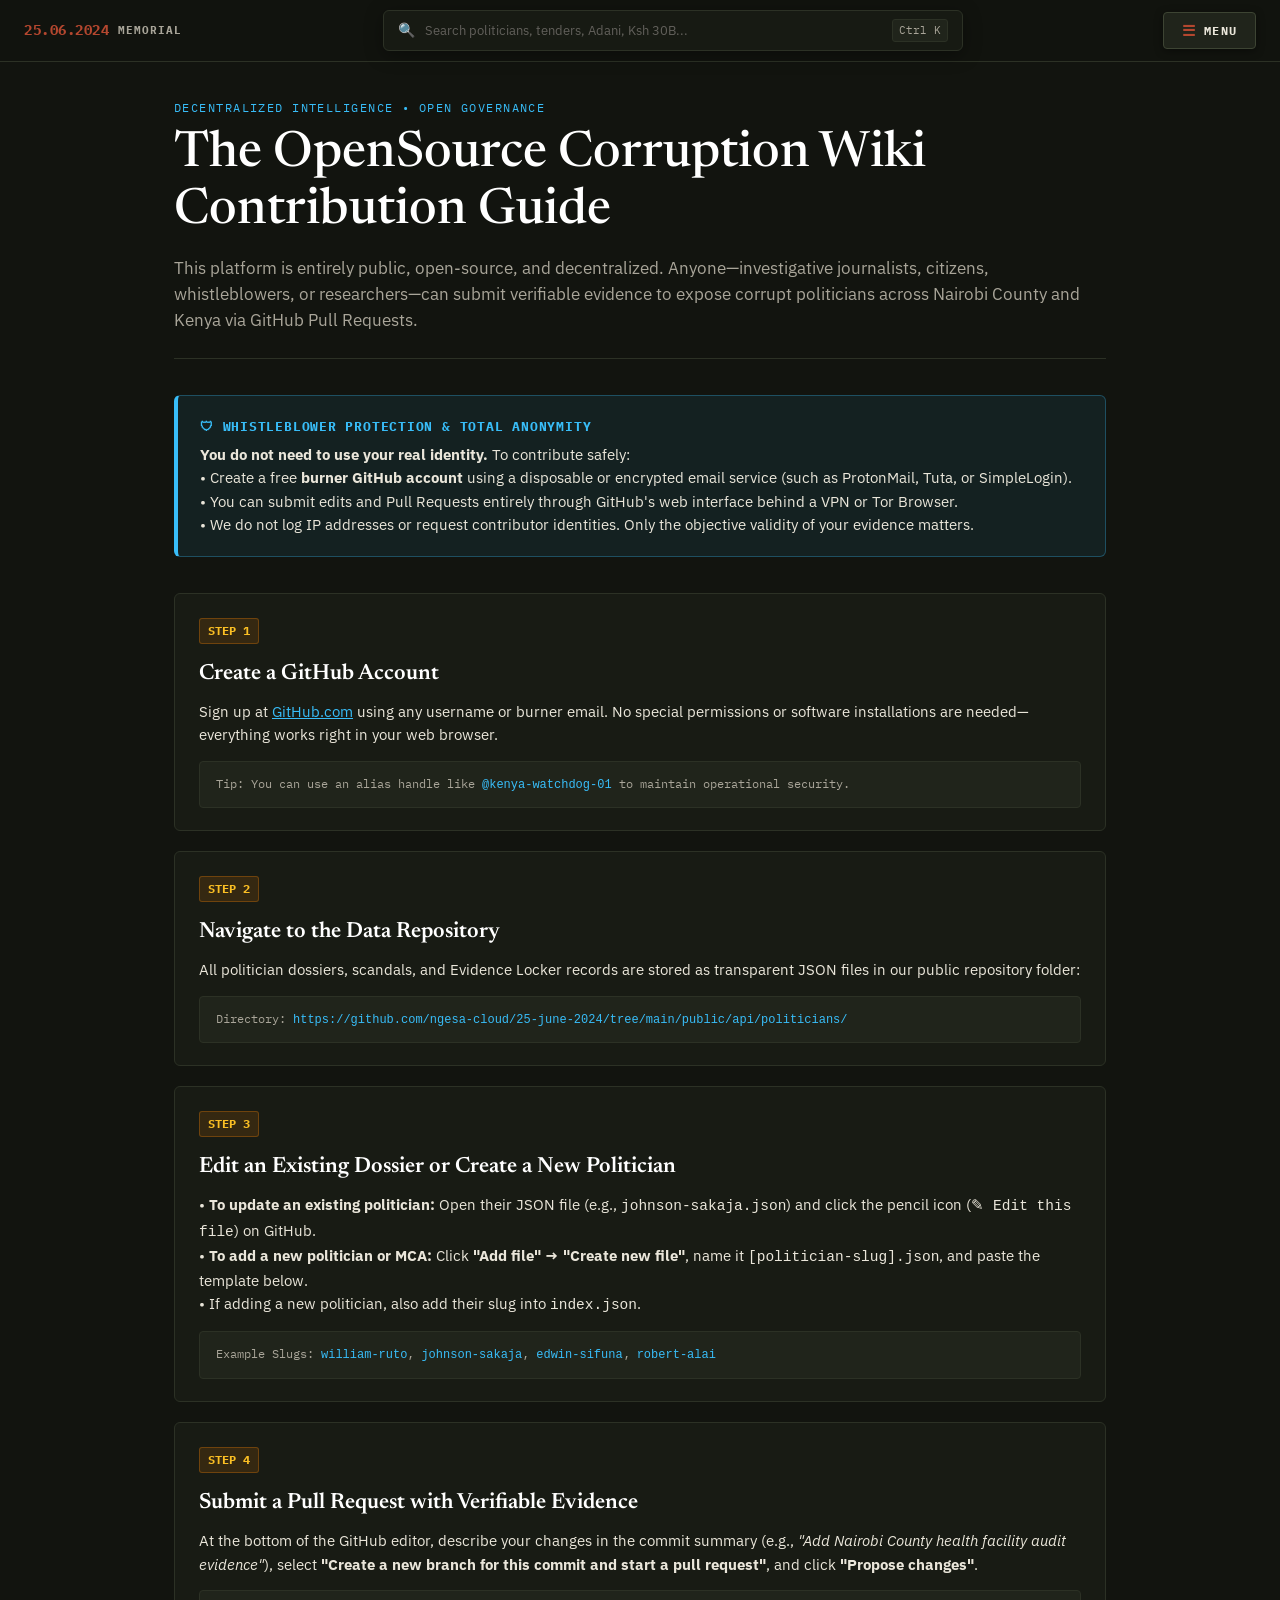
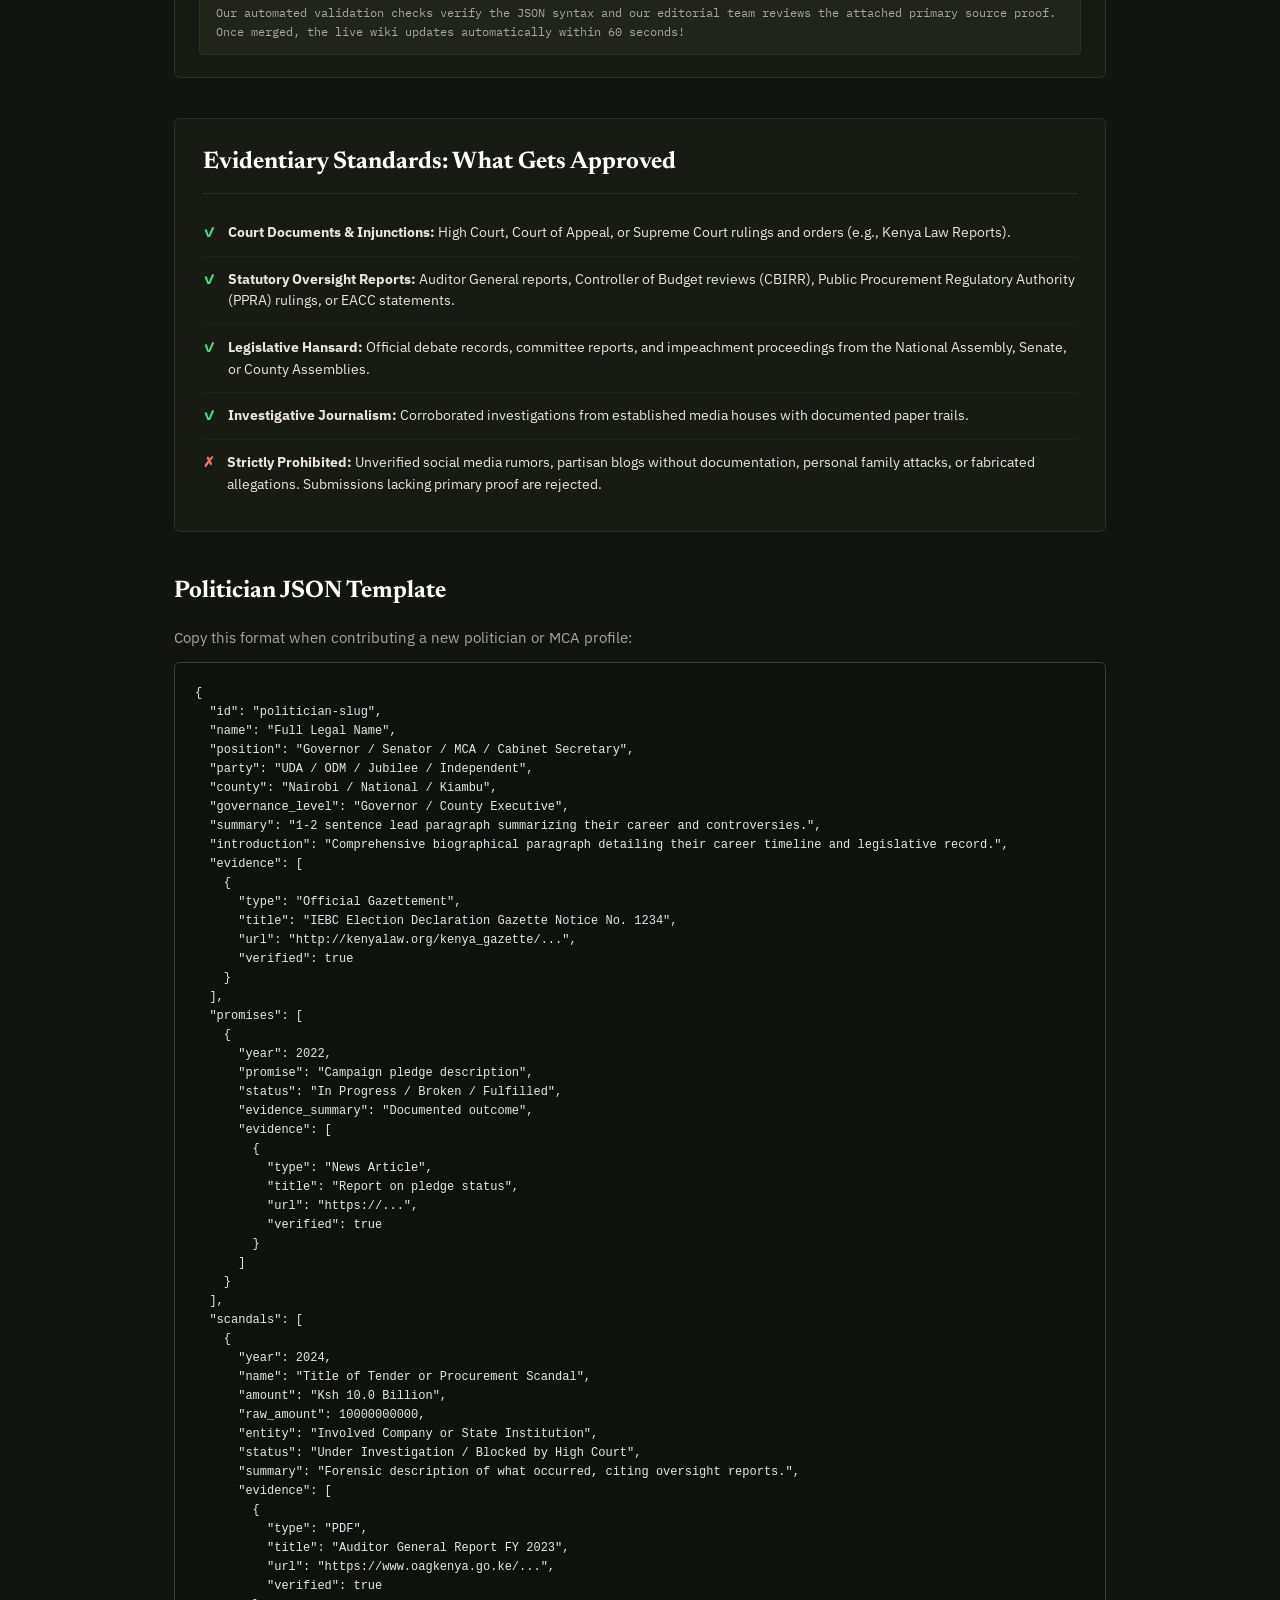
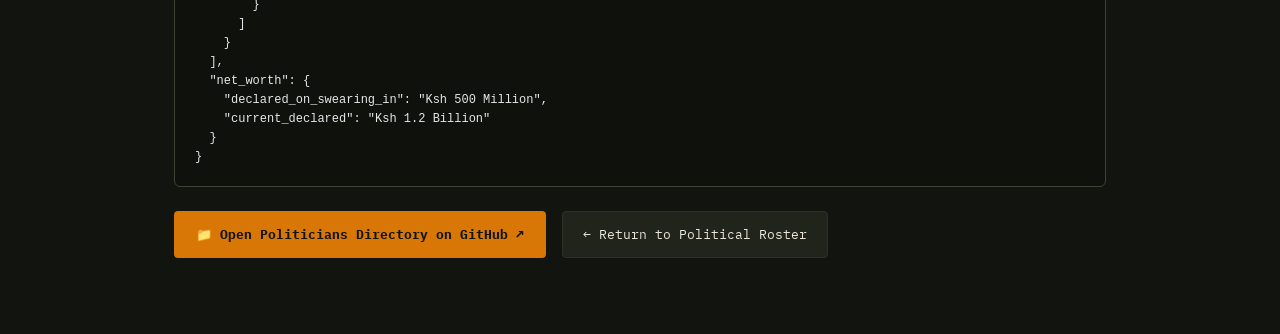
<file: contribute.html>
<!DOCTYPE html>
<html lang="en">
<head>
  <meta charset="UTF-8">
  <meta name="viewport" content="width=device-width, initial-scale=1.0">
  <title>Community Contribution Guide — OpenSource Corruption Wiki</title>
  <link rel="preconnect" href="https://fonts.googleapis.com">
  <link rel="preconnect" href="https://fonts.gstatic.com" crossorigin>
  <link href="https://fonts.googleapis.com/css2?family=Newsreader:ital,opsz,wght@0,6..72,400;0,6..72,500;0,6..72,600;1,6..72,400&family=IBM+Plex+Sans:wght@400;500;600;700&family=IBM+Plex+Mono:wght@400;500;600;700&display=swap" rel="stylesheet">
  <link rel="stylesheet" href="global-search.css">
  <style>
    :root {
      --bg: #12140F;
      --surface: #181B14;
      --surface-elevated: #20241B;
      --border: #2C3125;
      --border-highlight: #3D4433;
      --crimson: #B4472F;
      --crimson-soft: #f87171;
      --amber: #D97706;
      --amber-soft: #fbbf24;
      --cyan: #38bdf8;
      --green: #6C7A5A;
      --green-bright: #4ade80;
      --paper: #EAE6DA;
      --paper-dim: #A9A599;
      --paper-dark: #62605B;
      --font-serif: 'Newsreader', Georgia, serif;
      --font-sans: 'IBM Plex Sans', -apple-system, BlinkMacSystemFont, sans-serif;
      --font-mono: 'IBM Plex Mono', monospace;
    }

    * { box-sizing: border-box; margin: 0; padding: 0; }
    html { scroll-behavior: smooth; }
    body {
      background-color: var(--bg);
      color: var(--paper);
      font-family: var(--font-sans);
      line-height: 1.65;
      padding: 0 0 100px;
    }

    /* Pinned Navigation */
    .top-nav {
      background: rgba(24, 27, 20, 0.95);
      border-bottom: 1px solid var(--border);
      padding: 10px 24px;
      font-size: 13px;
      display: flex;
      justify-content: space-between;
      align-items: center;
      position: sticky;
      top: 0;
      z-index: 100;
      backdrop-filter: blur(12px);
      gap: 16px;
    }
    .nav-brand {
      font-family: var(--font-mono);
      font-weight: 600;
      color: var(--paper);
      text-decoration: none;
      display: flex;
      align-items: center;
      gap: 8px;
      white-space: nowrap;
    }
    .nav-brand span { color: var(--crimson); }
    .nav-search-wrap { flex: 1; max-width: 480px; }
    .nav-links { display: flex; gap: 12px; align-items: center; white-space: nowrap; }
    .nav-link {
      color: var(--paper-dim);
      text-decoration: none;
      font-size: 12.5px;
      font-family: var(--font-mono);
      transition: color 0.2s;
    }
    .nav-link:hover, .nav-link.active { color: var(--paper); }

    .random-btn {
      background: rgba(217, 119, 6, 0.15);
      border: 1px solid rgba(217, 119, 6, 0.4);
      color: var(--amber-soft);
      padding: 5px 12px;
      border-radius: 4px;
      font-family: var(--font-mono);
      font-size: 11.5px;
      text-decoration: none;
      cursor: pointer;
      display: inline-flex;
      align-items: center;
      gap: 6px;
      transition: all 0.2s;
    }
    .random-btn:hover {
      background: rgba(217, 119, 6, 0.25);
      border-color: var(--amber-soft);
      color: #fff;
    }

    .container {
      max-width: 980px;
      margin: 0 auto;
      padding: 36px 24px 0;
    }

    .header-section {
      margin-bottom: 36px;
      border-bottom: 1px solid var(--border);
      padding-bottom: 24px;
    }
    .kicker {
      font-family: var(--font-mono);
      font-size: 12px;
      color: var(--cyan);
      text-transform: uppercase;
      letter-spacing: 0.12em;
      margin-bottom: 8px;
    }
    h1.main-title {
      font-family: var(--font-serif);
      font-size: clamp(34px, 5vw, 50px);
      font-weight: 500;
      line-height: 1.15;
      color: #fff;
      margin-bottom: 14px;
    }
    .subtitle {
      font-size: 16.5px;
      color: var(--paper-dim);
      line-height: 1.6;
    }

    /* Anonymity Callout Banner */
    .anonymity-banner {
      background: rgba(56, 189, 248, 0.08);
      border: 1px solid rgba(56, 189, 248, 0.3);
      border-left: 4px solid var(--cyan);
      border-radius: 6px;
      padding: 20px 22px;
      margin-bottom: 36px;
    }
    .anonymity-title {
      font-family: var(--font-mono);
      font-size: 13px;
      font-weight: 700;
      color: var(--cyan);
      text-transform: uppercase;
      letter-spacing: 0.06em;
      margin-bottom: 6px;
      display: flex;
      align-items: center;
      gap: 8px;
    }
    .anonymity-text {
      font-size: 14.5px;
      color: var(--paper);
      line-height: 1.6;
    }

    /* Step Cards Grid */
    .steps-grid {
      display: grid;
      grid-template-columns: 1fr;
      gap: 20px;
      margin-bottom: 40px;
    }
    .step-card {
      background: var(--surface);
      border: 1px solid var(--border);
      border-radius: 6px;
      padding: 22px 24px;
      position: relative;
      transition: all 0.2s;
    }
    .step-card:hover {
      border-color: var(--border-highlight);
      transform: translateY(-2px);
    }
    .step-num {
      font-family: var(--font-mono);
      font-size: 12px;
      font-weight: 700;
      color: var(--amber-soft);
      background: rgba(217, 119, 6, 0.15);
      border: 1px solid rgba(217, 119, 6, 0.35);
      padding: 2px 8px;
      border-radius: 3px;
      display: inline-block;
      margin-bottom: 12px;
    }
    .step-title {
      font-family: var(--font-serif);
      font-size: 22px;
      font-weight: 600;
      color: #fff;
      margin-bottom: 8px;
    }
    .step-desc {
      font-size: 14.5px;
      color: var(--paper);
      line-height: 1.6;
      margin-bottom: 14px;
    }
    .step-action-box {
      background: var(--surface-elevated);
      border: 1px solid var(--border);
      padding: 12px 16px;
      border-radius: 4px;
      font-family: var(--font-mono);
      font-size: 12px;
      color: var(--paper-dim);
    }
    .step-action-box code {
      color: var(--cyan);
    }

    /* Evidentiary Standards */
    .standards-section {
      background: var(--surface);
      border: 1px solid var(--border);
      border-radius: 6px;
      padding: 24px 28px;
      margin-bottom: 40px;
    }
    .standards-title {
      font-family: var(--font-serif);
      font-size: 24px;
      color: #fff;
      margin-bottom: 16px;
      border-bottom: 1px solid var(--border);
      padding-bottom: 10px;
    }
    .standards-list {
      list-style: none;
      padding: 0;
      margin: 0;
    }
    .standards-list li {
      padding: 12px 0;
      border-bottom: 1px solid rgba(44, 49, 37, 0.5);
      display: flex;
      gap: 12px;
      font-size: 14px;
      line-height: 1.55;
    }
    .standards-list li:last-child { border-bottom: none; }
    .icon-check { color: var(--green-bright); font-weight: bold; }
    .icon-cross { color: var(--crimson-soft); font-weight: bold; }

    /* Schema Template Box */
    .schema-section {
      margin-bottom: 40px;
    }
    .schema-title {
      font-family: var(--font-serif);
      font-size: 24px;
      color: #fff;
      margin-bottom: 14px;
    }
    pre.code-block {
      background: #0f110c;
      border: 1px solid var(--border-highlight);
      border-radius: 6px;
      padding: 20px;
      overflow-x: auto;
      font-family: var(--font-mono);
      font-size: 12px;
      color: #e5e7eb;
      line-height: 1.5;
    }

    .cta-row {
      display: flex;
      gap: 16px;
      flex-wrap: wrap;
      margin-top: 24px;
    }
    .btn-github-repo {
      background: var(--amber);
      color: #12140F;
      font-family: var(--font-mono);
      font-size: 13px;
      font-weight: 700;
      padding: 12px 22px;
      border-radius: 4px;
      text-decoration: none;
      display: inline-flex;
      align-items: center;
      gap: 8px;
      transition: all 0.2s;
    }
    .btn-github-repo:hover {
      background: #f59e0b;
      transform: translateY(-1px);
    }
    .btn-back-roster {
      background: var(--surface-elevated);
      border: 1px solid var(--border);
      color: var(--paper);
      font-family: var(--font-mono);
      font-size: 13px;
      padding: 12px 20px;
      border-radius: 4px;
      text-decoration: none;
      transition: all 0.2s;
    }
    .btn-back-roster:hover {
      border-color: var(--cyan);
      color: #fff;
    }

    @media (max-width: 768px) {
      .top-nav { flex-wrap: wrap; }
      .nav-search-wrap { order: 3; width: 100%; max-width: none; }
    }
  </style>
</head>
<body>

  <!-- Pinned Sticky Navigation -->
    <!-- Unified Global Top Navigation Bar -->
  <nav class="top-nav" id="site-top-nav">
    <div class="nav-brand-wrap">
      <a href="index.html" class="nav-brand">
        <span class="brand-num">25.06.2024</span>
        <span class="brand-tag">MEMORIAL</span>
      </a>
    </div>

    <div class="nav-search-dock">
      <div class="global-search-component">
        <div class="search-input-wrapper">
          <span class="search-icon-prefix">🔍</span>
          <input type="text" class="global-search-input" placeholder="Search politicians, tenders, Adani, Ksh 30B..." autocomplete="off">
          <span class="search-kbd-shortcut">Ctrl K</span>
        </div>
      </div>
    </div>

    <div class="nav-menu-wrap">
      <button id="site-menu-btn" class="site-menu-btn" aria-haspopup="true" aria-expanded="false" onclick="toggleSiteMenu(event)" aria-label="Open navigation menu">
        <span class="menu-icon">☰</span>
        <span class="menu-text">MENU</span>
      </button>
    </div>
  </nav>

  <!-- Unified Categorized Navigation Overlay (Drawer / Modal) -->
  <div id="site-menu-overlay" class="site-menu-overlay" onclick="closeSiteMenu(event)" aria-hidden="true">
    <div class="site-menu-panel" onclick="event.stopPropagation()" role="dialog" aria-modal="true" aria-label="Main Navigation Menu">
      <div class="site-menu-header">
        <div class="menu-header-brand">
          <span class="menu-header-kicker">25.06.2024 ARCHIVE</span>
          <h3 class="menu-header-title">ARCHIVE &amp; INVESTIGATIVE TOOLS</h3>
        </div>
        <button class="site-menu-close" onclick="closeSiteMenu(event)" aria-label="Close menu">&times;</button>
      </div>

      <div class="site-menu-body">
        <!-- CATEGORY 1: INTELLIGENCE -->
        <section class="menu-category-section">
          <div class="category-title">
            <span class="cat-pill intel-pill">INTELLIGENCE</span>
            <span class="cat-desc">Forensic dossiers, asset tracking &amp; sovereign financial ledgers</span>
          </div>
          <div class="category-grid">
            <a href="promises-plunder.html" class="menu-item-card">
              <span class="item-card-icon">📜</span>
              <div class="item-card-content">
                <div class="item-card-heading">Promises &amp; Plunder</div>
                <div class="item-card-sub">Executive manifestos vs verified broken pledges</div>
              </div>
            </a>
            <a href="money-trail.html" class="menu-item-card">
              <span class="item-card-icon">💰</span>
              <div class="item-card-content">
                <div class="item-card-heading">Money Trail</div>
                <div class="item-card-sub">Sovereign capital ledger, KETRACO, Adani &amp; pending bills</div>
              </div>
            </a>
            <a href="nairobi-property.html" class="menu-item-card">
              <span class="item-card-icon">🏛️</span>
              <div class="item-card-content">
                <div class="item-card-heading">Nairobi Property</div>
                <div class="item-card-sub">Real estate dossiers, Muthaiga, Karen &amp; grabbed public land</div>
              </div>
            </a>
            <a href="nse-tracker.html" class="menu-item-card">
              <span class="item-card-icon">📈</span>
              <div class="item-card-content">
                <div class="item-card-heading">NSE Tracker</div>
                <div class="item-card-sub">Market Watch, trade volume anomalies &amp; suspicious spikes</div>
              </div>
            </a>
            <a href="nse-ledger.html" class="menu-item-card">
              <span class="item-card-icon">📑</span>
              <div class="item-card-content">
                <div class="item-card-heading">NSE Corporate Ledger</div>
                <div class="item-card-sub">Listed corporate concessions, state tenders &amp; insider ties</div>
              </div>
            </a>
            <a href="scandal-graph.html" class="menu-item-card">
              <span class="item-card-icon">🕸️</span>
              <div class="item-card-content">
                <div class="item-card-heading">Scandal Graph</div>
                <div class="item-card-sub">Interactive force-directed node map of state capture cartels</div>
              </div>
            </a>
          </div>
        </section>

        <!-- CATEGORY 2: GAMES -->
        <section class="menu-category-section">
          <div class="category-title">
            <span class="cat-pill games-pill">GAMES</span>
            <span class="cat-desc">Interactive psychological &amp; procurement simulations</span>
          </div>
          <div class="category-grid">
            <a href="tender.html" class="menu-item-card card-tender">
              <span class="item-card-icon" style="color:#3ddc84;">⚖️</span>
              <div class="item-card-content">
                <div class="item-card-heading" style="color:#86efac;">The Tender <span class="card-badge badge-green">PAPERS, PLEASE</span></div>
                <div class="item-card-sub">Bureaucratic PPRA procurement desk survival game</div>
              </div>
            </a>
            <a href="vigil.html" class="menu-item-card card-vigil">
              <span class="item-card-icon" style="color:#ff6a4a;">👁</span>
              <div class="item-card-content">
                <div class="item-card-heading" style="color:#ff8870;">Play Vigil <span class="card-badge badge-red">3 AM SURVIVAL</span></div>
                <div class="item-card-sub">Psychological surveillance QTE and stealth survival game</div>
              </div>
            </a>
          </div>
        </section>

        <!-- CATEGORY 3: ACTION -->
        <section class="menu-category-section">
          <div class="category-title">
            <span class="cat-pill action-pill">ACTION</span>
            <span class="cat-desc">Immediate investigator triggers &amp; whistleblower submissions</span>
          </div>
          <div class="category-grid">
            <button class="menu-item-card card-action-btn" onclick="handleMenuExposeRandom()">
              <span class="item-card-icon" style="color:#facc15;">🎲</span>
              <div class="item-card-content">
                <div class="item-card-heading" style="color:#fde047;">Expose Random Politician</div>
                <div class="item-card-sub">Instant roulette across verified national &amp; county dossiers</div>
              </div>
            </button>
            <a href="contribute.html" class="menu-item-card">
              <span class="item-card-icon" style="color:#38bdf8;">✍</span>
              <div class="item-card-content">
                <div class="item-card-heading" style="color:#7dd3fc;">Contribute</div>
                <div class="item-card-sub">Submit whistleblower evidence or open GitHub pull requests</div>
              </div>
            </a>
            <button class="menu-item-card card-action-btn" onclick="handleMenuToggleSoundtrack()">
              <span class="item-card-icon" style="color:#f43f5e;">🎵</span>
              <div class="item-card-content">
                <div class="item-card-heading">Toggle Soundtrack <span id="menu-soundtrack-badge" class="card-badge badge-cyan">AUDIO</span></div>
                <div class="item-card-sub">Stream resistance audio and memorial ambient soundscape</div>
              </div>
            </button>
          </div>
        </section>
      </div>

      <div class="site-menu-footer">
        <span>25.06.2024 MEMORIAL ARCHIVE &bull; NAIROBI, KENYA</span>
        <span>Press <strong>ESC</strong> to close &bull; <strong>Ctrl + K</strong> to search</span>
      </div>
    </div>
  </div>

  <div class="container">
    <header class="header-section">
      <div class="kicker">Decentralized Intelligence &bull; Open Governance</div>
      <h1 class="main-title">The OpenSource Corruption Wiki Contribution Guide</h1>
      <p class="subtitle">This platform is entirely public, open-source, and decentralized. Anyone—investigative journalists, citizens, whistleblowers, or researchers—can submit verifiable evidence to expose corrupt politicians across Nairobi County and Kenya via GitHub Pull Requests.</p>
    </header>

    <!-- Anonymity Banner -->
    <div class="anonymity-banner">
      <div class="anonymity-title">
        <span>🛡 Whistleblower Protection &amp; Total Anonymity</span>
      </div>
      <p class="anonymity-text">
        <strong>You do not need to use your real identity.</strong> To contribute safely:
        <br>&bull; Create a free <strong>burner GitHub account</strong> using a disposable or encrypted email service (such as ProtonMail, Tuta, or SimpleLogin).
        <br>&bull; You can submit edits and Pull Requests entirely through GitHub's web interface behind a VPN or Tor Browser.
        <br>&bull; We do not log IP addresses or request contributor identities. Only the objective validity of your evidence matters.
      </p>
    </div>

    <!-- 4-Step Tutorial -->
    <section class="steps-grid">
      <div class="step-card">
        <span class="step-num">STEP 1</span>
        <h2 class="step-title">Create a GitHub Account</h2>
        <p class="step-desc">
          Sign up at <a href="https://github.com/signup" target="_blank" style="color:var(--cyan);">GitHub.com</a> using any username or burner email. No special permissions or software installations are needed—everything works right in your web browser.
        </p>
        <div class="step-action-box">
          Tip: You can use an alias handle like <code>@kenya-watchdog-01</code> to maintain operational security.
        </div>
      </div>

      <div class="step-card">
        <span class="step-num">STEP 2</span>
        <h2 class="step-title">Navigate to the Data Repository</h2>
        <p class="step-desc">
          All politician dossiers, scandals, and Evidence Locker records are stored as transparent JSON files in our public repository folder:
        </p>
        <div class="step-action-box">
          Directory: <code>https://github.com/ngesa-cloud/25-june-2024/tree/main/public/api/politicians/</code>
        </div>
      </div>

      <div class="step-card">
        <span class="step-num">STEP 3</span>
        <h2 class="step-title">Edit an Existing Dossier or Create a New Politician</h2>
        <p class="step-desc">
          &bull; <strong>To update an existing politician:</strong> Open their JSON file (e.g., <code>johnson-sakaja.json</code>) and click the pencil icon (<code>✎ Edit this file</code>) on GitHub.<br>
          &bull; <strong>To add a new politician or MCA:</strong> Click <strong>"Add file" &rarr; "Create new file"</strong>, name it <code>[politician-slug].json</code>, and paste the template below.<br>
          &bull; If adding a new politician, also add their slug into <code>index.json</code>.
        </p>
        <div class="step-action-box">
          Example Slugs: <code>william-ruto</code>, <code>johnson-sakaja</code>, <code>edwin-sifuna</code>, <code>robert-alai</code>
        </div>
      </div>

      <div class="step-card">
        <span class="step-num">STEP 4</span>
        <h2 class="step-title">Submit a Pull Request with Verifiable Evidence</h2>
        <p class="step-desc">
          At the bottom of the GitHub editor, describe your changes in the commit summary (e.g., <em>"Add Nairobi County health facility audit evidence"</em>), select <strong>"Create a new branch for this commit and start a pull request"</strong>, and click <strong>"Propose changes"</strong>.
        </p>
        <div class="step-action-box">
          Our automated validation checks verify the JSON syntax and our editorial team reviews the attached primary source proof. Once merged, the live wiki updates automatically within 60 seconds!
        </div>
      </div>
    </section>

    <!-- Evidentiary Standards -->
    <section class="standards-section">
      <h2 class="standards-title">Evidentiary Standards: What Gets Approved</h2>
      <ul class="standards-list">
        <li>
          <span class="icon-check">✓</span>
          <div>
            <strong>Court Documents &amp; Injunctions:</strong> High Court, Court of Appeal, or Supreme Court rulings and orders (e.g., Kenya Law Reports).
          </div>
        </li>
        <li>
          <span class="icon-check">✓</span>
          <div>
            <strong>Statutory Oversight Reports:</strong> Auditor General reports, Controller of Budget reviews (CBIRR), Public Procurement Regulatory Authority (PPRA) rulings, or EACC statements.
          </div>
        </li>
        <li>
          <span class="icon-check">✓</span>
          <div>
            <strong>Legislative Hansard:</strong> Official debate records, committee reports, and impeachment proceedings from the National Assembly, Senate, or County Assemblies.
          </div>
        </li>
        <li>
          <span class="icon-check">✓</span>
          <div>
            <strong>Investigative Journalism:</strong> Corroborated investigations from established media houses with documented paper trails.
          </div>
        </li>
        <li>
          <span class="icon-cross">✗</span>
          <div>
            <strong>Strictly Prohibited:</strong> Unverified social media rumors, partisan blogs without documentation, personal family attacks, or fabricated allegations. Submissions lacking primary proof are rejected.
          </div>
        </li>
      </ul>
    </section>

    <!-- Schema Template -->
    <section class="schema-section">
      <h2 class="schema-title">Politician JSON Template</h2>
      <p style="font-size:14.5px; color:var(--paper-dim); margin-bottom:12px;">
        Copy this format when contributing a new politician or MCA profile:
      </p>
      <pre class="code-block"><code>{
  "id": "politician-slug",
  "name": "Full Legal Name",
  "position": "Governor / Senator / MCA / Cabinet Secretary",
  "party": "UDA / ODM / Jubilee / Independent",
  "county": "Nairobi / National / Kiambu",
  "governance_level": "Governor / County Executive",
  "summary": "1-2 sentence lead paragraph summarizing their career and controversies.",
  "introduction": "Comprehensive biographical paragraph detailing their career timeline and legislative record.",
  "evidence": [
    {
      "type": "Official Gazettement",
      "title": "IEBC Election Declaration Gazette Notice No. 1234",
      "url": "http://kenyalaw.org/kenya_gazette/...",
      "verified": true
    }
  ],
  "promises": [
    {
      "year": 2022,
      "promise": "Campaign pledge description",
      "status": "In Progress / Broken / Fulfilled",
      "evidence_summary": "Documented outcome",
      "evidence": [
        {
          "type": "News Article",
          "title": "Report on pledge status",
          "url": "https://...",
          "verified": true
        }
      ]
    }
  ],
  "scandals": [
    {
      "year": 2024,
      "name": "Title of Tender or Procurement Scandal",
      "amount": "Ksh 10.0 Billion",
      "raw_amount": 10000000000,
      "entity": "Involved Company or State Institution",
      "status": "Under Investigation / Blocked by High Court",
      "summary": "Forensic description of what occurred, citing oversight reports.",
      "evidence": [
        {
          "type": "PDF",
          "title": "Auditor General Report FY 2023",
          "url": "https://www.oagkenya.go.ke/...",
          "verified": true
        }
      ]
    }
  ],
  "net_worth": {
    "declared_on_swearing_in": "Ksh 500 Million",
    "current_declared": "Ksh 1.2 Billion"
  }
}</code></pre>

      <div class="cta-row">
        <a href="https://github.com/ngesa-cloud/25-june-2024/tree/main/public/api/politicians" target="_blank" rel="noopener noreferrer" class="btn-github-repo">
          📁 Open Politicians Directory on GitHub &nearr;
        </a>
        <a href="promises-plunder.html" class="btn-back-roster">
          ← Return to Political Roster
        </a>
      </div>
    </section>
  </div>

  <script src="global-search.js"></script>
  <script>
    async function exposeRandomPolitician() {
      const isPublic = window.location.pathname.includes('/public/');
      const base = isPublic ? 'api/' : 'public/api/';
      try {
        let res = await fetch(`${base}politicians/index.json`).catch(() => null);
        if (!res || !res.ok) {
          res = await fetch('api/politicians/index.json').catch(() => null);
        }
        const slugs = res && res.ok ? await res.json() : ['william-ruto', 'johnson-sakaja', 'edwin-sifuna', 'robert-alai', 'rigathi-gachagua', 'raila-odinga', 'kalonzo-musyoka'];
        const randomSlug = slugs[Math.floor(Math.random() * slugs.length)];
        window.location.href = `profile.html?id=${encodeURIComponent(randomSlug)}`;
      } catch (e) {
        window.location.href = 'profile.html?id=johnson-sakaja';
      }
    }

    document.addEventListener('DOMContentLoaded', () => {
      const randBtn = document.getElementById('random-btn');
      if (randBtn) randBtn.addEventListener('click', exposeRandomPolitician);
    });
  </script>
</body>
</html>
</file>
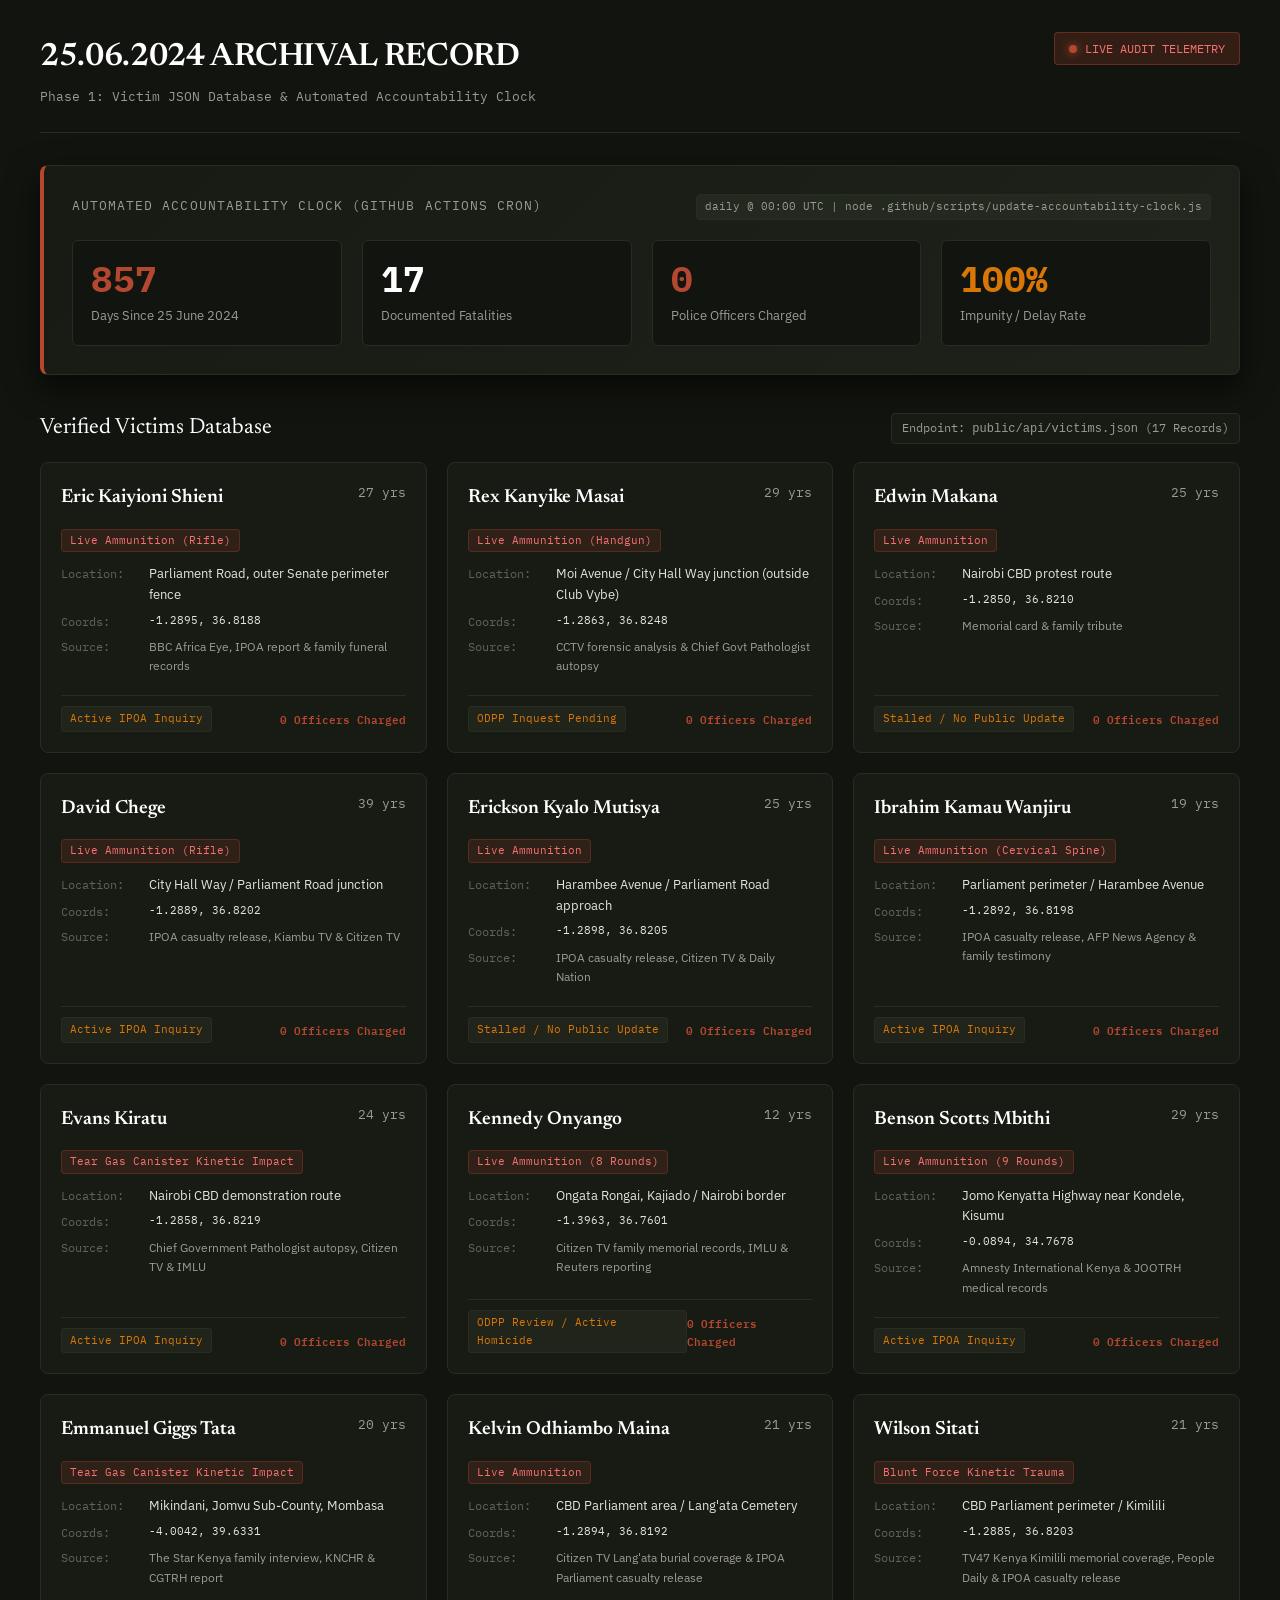
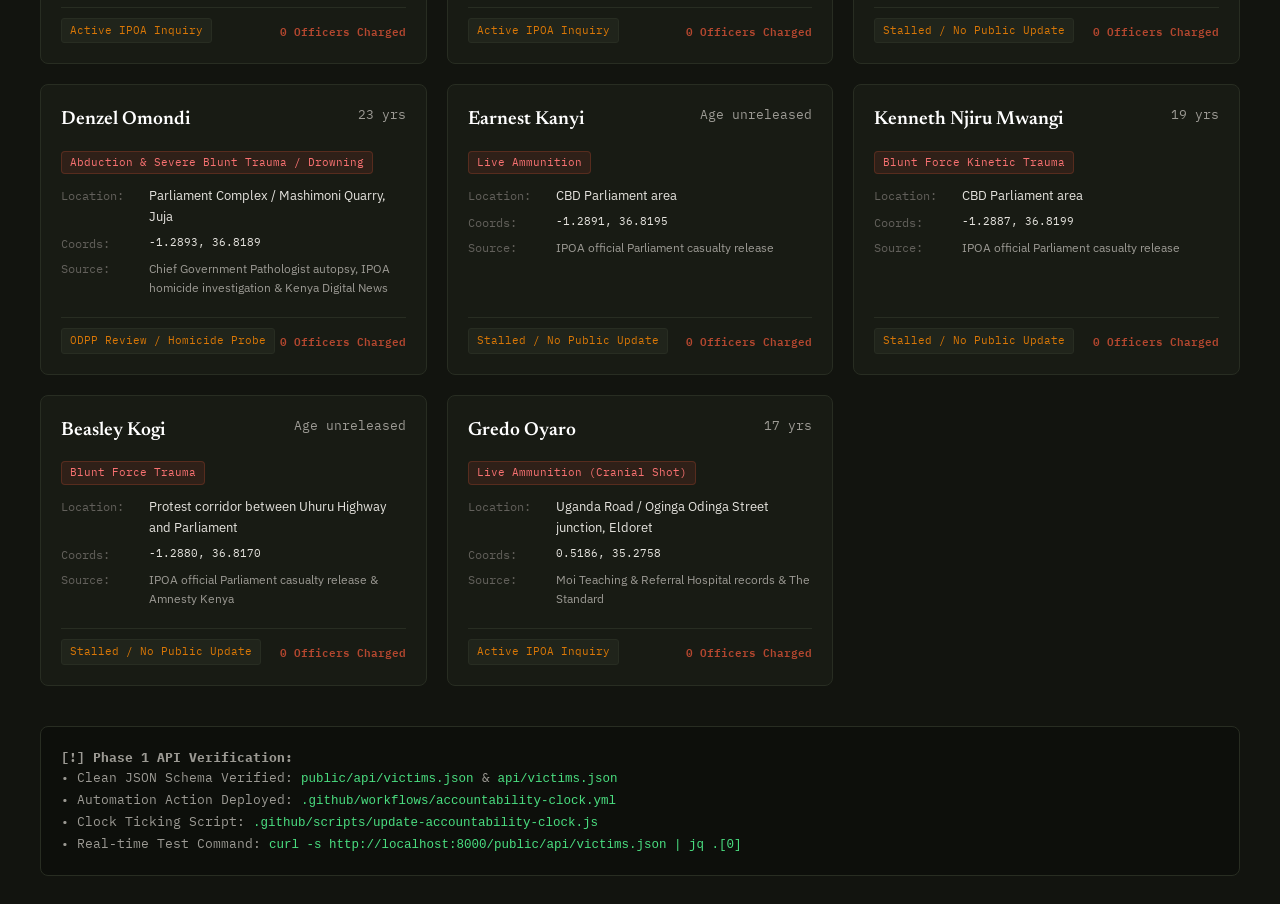
<file: dashboard-preview.html>
<!DOCTYPE html>
<html lang="en">
<head>
    <meta charset="UTF-8">
    <meta name="viewport" content="width=device-width, initial-scale=1.0">
    <title>25 June 2024 — Live Intelligence & Accountability Dashboard</title>
    <link rel="preconnect" href="https://fonts.googleapis.com">
    <link rel="preconnect" href="https://fonts.gstatic.com" crossorigin>
    <link href="https://fonts.googleapis.com/css2?family=IBM+Plex+Mono:wght@400;500;600&family=IBM+Plex+Sans:wght@400;500;600;700&family=Newsreader:ital,opsz,wght@0,6..72,400;0,6..72,600;1,6..72,400&display=swap" rel="stylesheet">
    <style>
        :root {
            --bg: #12140F;
            --surface: #181B14;
            --surface-elevated: #20241B;
            --border: #282D22;
            --crimson: #B4472F;
            --crimson-glow: rgba(180, 71, 47, 0.2);
            --paper: #E6E4DF;
            --paper-dim: #9C9A94;
            --paper-dark: #62605B;
            --amber: #D97706;
            --font-serif: 'Newsreader', serif;
            --font-sans: 'IBM Plex Sans', -apple-system, sans-serif;
            --font-mono: 'IBM Plex Mono', monospace;
        }

        * {
            box-sizing: border-box;
            margin: 0;
            padding: 0;
        }

        body {
            background-color: var(--bg);
            color: var(--paper);
            font-family: var(--font-sans);
            padding: 32px 20px;
            line-height: 1.6;
        }

        .container {
            max-width: 1200px;
            margin: 0 auto;
        }

        header {
            display: flex;
            justify-content: space-between;
            align-items: flex-start;
            padding-bottom: 24px;
            border-bottom: 1px solid var(--border);
            margin-bottom: 32px;
            flex-wrap: wrap;
            gap: 16px;
        }

        .brand-title {
            font-family: var(--font-serif);
            font-size: 32px;
            font-weight: 600;
            letter-spacing: -0.01em;
            color: #fff;
        }

        .brand-sub {
            font-family: var(--font-mono);
            font-size: 13px;
            color: var(--paper-dim);
            margin-top: 4px;
        }

        .badge-live {
            display: inline-flex;
            align-items: center;
            gap: 8px;
            padding: 6px 14px;
            border-radius: 4px;
            font-family: var(--font-mono);
            font-size: 12px;
            background: var(--crimson-glow);
            color: #f87171;
            border: 1px solid rgba(180, 71, 47, 0.4);
        }

        .pulse-dot {
            width: 8px;
            height: 8px;
            border-radius: 50%;
            background-color: var(--crimson);
            box-shadow: 0 0 10px var(--crimson);
        }

        /* Accountability Clock Hero */
        .clock-hero {
            background: linear-gradient(135deg, rgba(24, 27, 20, 0.95), rgba(32, 36, 27, 0.85));
            border: 1px solid var(--border);
            border-left: 4px solid var(--crimson);
            border-radius: 8px;
            padding: 28px;
            margin-bottom: 36px;
            box-shadow: 0 12px 32px rgba(0, 0, 0, 0.6);
        }

        .clock-header {
            display: flex;
            justify-content: space-between;
            align-items: center;
            margin-bottom: 20px;
        }

        .clock-label {
            font-family: var(--font-mono);
            font-size: 13px;
            text-transform: uppercase;
            letter-spacing: 0.08em;
            color: var(--paper-dim);
        }

        .clock-action-badge {
            font-family: var(--font-mono);
            font-size: 11px;
            padding: 3px 8px;
            background: #24291F;
            border: 1px solid var(--border);
            color: var(--paper-dim);
            border-radius: 4px;
        }

        .metrics-grid {
            display: grid;
            grid-template-columns: repeat(auto-fit, minmax(220px, 1fr));
            gap: 20px;
        }

        .metric-card {
            background: var(--bg);
            border: 1px solid var(--border);
            border-radius: 6px;
            padding: 18px;
        }

        .metric-val {
            font-family: var(--font-mono);
            font-size: 36px;
            font-weight: 700;
            color: #fff;
            line-height: 1.1;
        }

        .metric-val.crimson { color: var(--crimson); }
        .metric-val.amber { color: var(--amber); }

        .metric-title {
            font-size: 13px;
            color: var(--paper-dim);
            margin-top: 8px;
        }

        /* Section layout */
        .section-title {
            font-family: var(--font-serif);
            font-size: 22px;
            margin-bottom: 16px;
            color: #fff;
            display: flex;
            align-items: center;
            justify-content: space-between;
        }

        .api-tag {
            font-family: var(--font-mono);
            font-size: 12px;
            color: var(--paper-dim);
            background: var(--surface);
            padding: 4px 10px;
            border-radius: 4px;
            border: 1px solid var(--border);
        }

        .victims-grid {
            display: grid;
            grid-template-columns: repeat(auto-fill, minmax(360px, 1fr));
            gap: 20px;
            margin-bottom: 40px;
        }

        .victim-card {
            background: var(--surface);
            border: 1px solid var(--border);
            border-radius: 8px;
            padding: 20px;
            display: flex;
            flex-direction: column;
            justify-content: space-between;
            transition: transform 0.2s ease, border-color 0.2s ease;
        }

        .victim-card:hover {
            border-color: rgba(180, 71, 47, 0.5);
            transform: translateY(-2px);
        }

        .card-top {
            display: flex;
            justify-content: space-between;
            align-items: flex-start;
            margin-bottom: 12px;
        }

        .victim-name {
            font-family: var(--font-serif);
            font-size: 19px;
            font-weight: 600;
            color: #fff;
        }

        .victim-age {
            font-family: var(--font-mono);
            font-size: 13px;
            color: var(--paper-dim);
        }

        .cause-badge {
            display: inline-block;
            font-family: var(--font-mono);
            font-size: 11px;
            padding: 2px 8px;
            border-radius: 4px;
            background: rgba(180, 71, 47, 0.15);
            color: #f87171;
            border: 1px solid rgba(180, 71, 47, 0.3);
            margin-bottom: 12px;
        }

        .info-row {
            font-size: 13px;
            margin-bottom: 6px;
            display: flex;
            gap: 8px;
        }

        .info-label {
            color: var(--paper-dark);
            min-width: 80px;
            font-family: var(--font-mono);
            font-size: 12px;
        }

        .info-val {
            color: var(--paper);
            word-break: break-word;
        }

        .status-pill {
            display: inline-block;
            padding: 3px 8px;
            border-radius: 3px;
            font-family: var(--font-mono);
            font-size: 11px;
            background: #20241B;
            border: 1px solid var(--border);
            color: var(--amber);
        }

        .footer-terminal {
            background: #0D0F0B;
            border: 1px solid var(--border);
            border-radius: 8px;
            padding: 20px;
            font-family: var(--font-mono);
            font-size: 12.5px;
            color: var(--paper-dim);
            line-height: 1.6;
        }

        .footer-terminal code {
            color: #4ade80;
        }
    </style>
</head>
<body>
    <div class="container">
        <header>
            <div>
                <h1 class="brand-title">25.06.2024 ARCHIVAL RECORD</h1>
                <div class="brand-sub">Phase 1: Victim JSON Database & Automated Accountability Clock</div>
            </div>
            <div class="badge-live">
                <span class="pulse-dot"></span>
                LIVE AUDIT TELEMETRY
            </div>
        </header>

        <!-- Accountability Clock Hero -->
        <div class="clock-hero">
            <div class="clock-header">
                <div class="clock-label">Automated Accountability Clock (GitHub Actions Cron)</div>
                <div class="clock-action-badge">daily @ 00:00 UTC | node .github/scripts/update-accountability-clock.js</div>
            </div>

            <div class="metrics-grid">
                <div class="metric-card">
                    <div class="metric-val crimson" id="metric-days">857</div>
                    <div class="metric-title">Days Since 25 June 2024</div>
                </div>
                <div class="metric-card">
                    <div class="metric-val" id="metric-fatalities">17</div>
                    <div class="metric-title">Documented Fatalities</div>
                </div>
                <div class="metric-card">
                    <div class="metric-val crimson">0</div>
                    <div class="metric-title">Police Officers Charged</div>
                </div>
                <div class="metric-card">
                    <div class="metric-val amber">100%</div>
                    <div class="metric-title">Impunity / Delay Rate</div>
                </div>
            </div>
        </div>

        <div class="section-title">
            <span>Verified Victims Database</span>
            <span class="api-tag">Endpoint: <code>public/api/victims.json</code> (17 Records)</span>
        </div>

        <div class="victims-grid" id="victims-container">
            <!-- Dynamically populated or fallback rendered -->
        </div>

        <div class="footer-terminal">
            <p><strong>[!] Phase 1 API Verification:</strong></p>
            <p>• Clean JSON Schema Verified: <code>public/api/victims.json</code> & <code>api/victims.json</code></p>
            <p>• Automation Action Deployed: <code>.github/workflows/accountability-clock.yml</code></p>
            <p>• Clock Ticking Script: <code>.github/scripts/update-accountability-clock.js</code></p>
            <p>• Real-time Test Command: <code>curl -s http://localhost:8000/public/api/victims.json | jq .[0]</code></p>
        </div>
    </div>

    <script>
        // Load victims data directly from public/api/victims.json
        fetch('public/api/victims.json')
            .then(res => res.json())
            .then(data => renderCards(data))
            .catch(() => {
                // If opened via file:// protocol directly without web server
                fetch('api/victims.json')
                    .then(r => r.json())
                    .then(d => renderCards(d));
            });

        function renderCards(victims) {
            const container = document.getElementById('victims-container');
            if (!container) return;

            container.innerHTML = victims.map(v => `
                <div class="victim-card">
                    <div>
                        <div class="card-top">
                            <h3 class="victim-name">${escapeHtml(v.name)}</h3>
                            <span class="victim-age">${v.age ? v.age + ' yrs' : 'Age unreleased'}</span>
                        </div>
                        <div class="cause-badge">${escapeHtml(v.cause_of_death)}</div>
                        <div class="info-row">
                            <span class="info-label">Location:</span>
                            <span class="info-val">${escapeHtml(v.location)}</span>
                        </div>
                        <div class="info-row">
                            <span class="info-label">Coords:</span>
                            <span class="info-val" style="font-family: var(--font-mono); font-size:11px;">
                                ${v.coordinates.lat.toFixed(4)}, ${v.coordinates.lon.toFixed(4)}
                            </span>
                        </div>
                        <div class="info-row">
                            <span class="info-label">Source:</span>
                            <span class="info-val" style="color:var(--paper-dim); font-size:12px;">${escapeHtml(v.source)}</span>
                        </div>
                    </div>
                    <div style="margin-top: 14px; padding-top: 10px; border-top: 1px solid var(--border); display:flex; justify-content:space-between; align-items:center;">
                        <span class="status-pill">${escapeHtml(v.case_status)}</span>
                        <span style="font-family:var(--font-mono); font-size:11px; color:var(--crimson); font-weight:600;">
                            ${escapeHtml(v.officer_status)}
                        </span>
                    </div>
                </div>
            `).join('');
        }

        function escapeHtml(str) {
            return (str || '').replace(/[&<>"']/g, m => ({
                '&': '&amp;', '<': '&lt;', '>': '&gt;', '"': '&quot;', "'": '&#39;'
            })[m]);
        }
    </script>
</body>
</html>
</file>
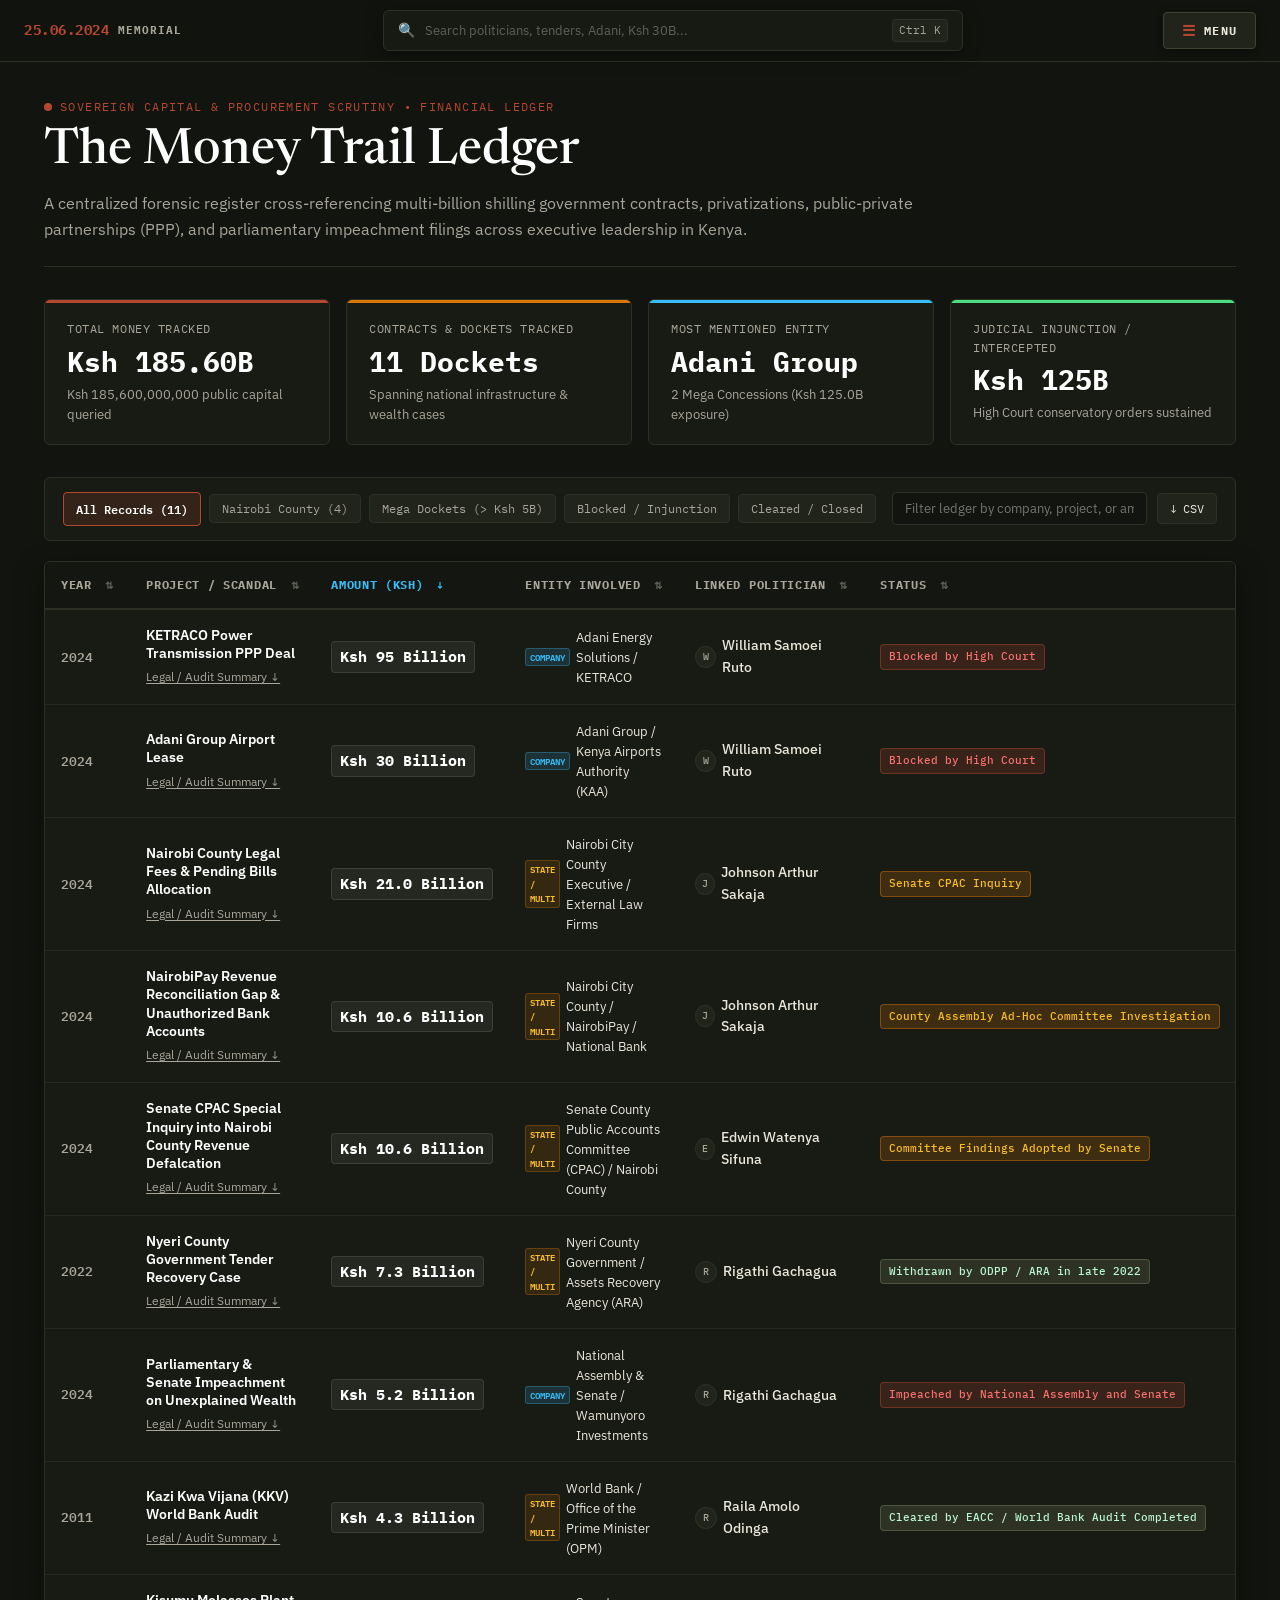
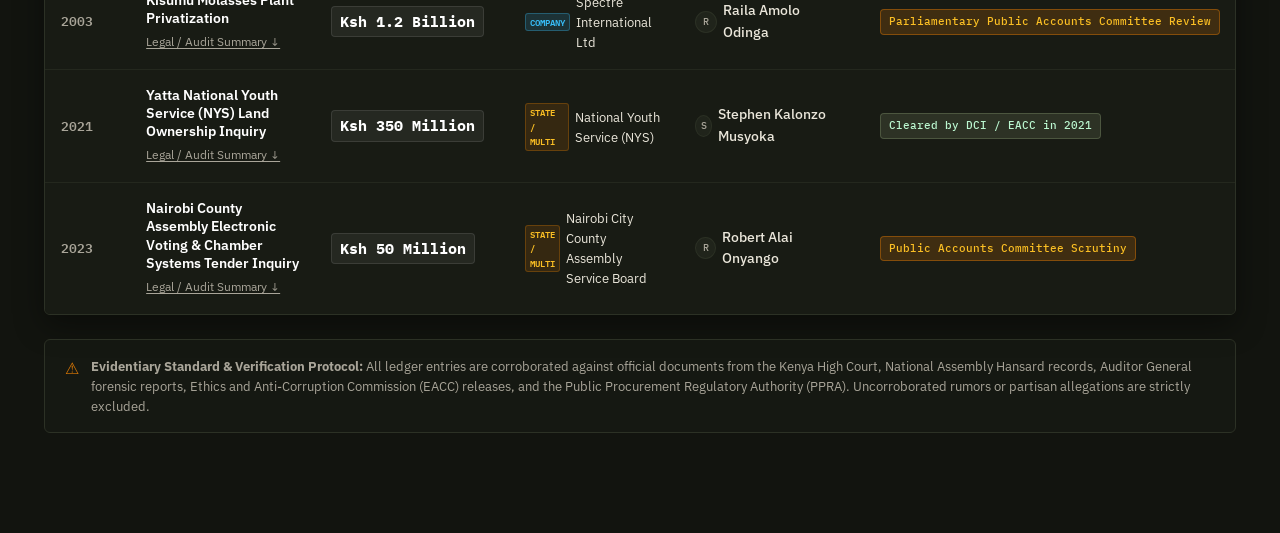
<file: money-trail.html>
<!DOCTYPE html>
<html lang="en">
<head>
  <meta charset="UTF-8">
  <meta name="viewport" content="width=device-width, initial-scale=1.0">
  <title>The Money Trail Ledger — 25 June Accountability Platform</title>
  <link rel="preconnect" href="https://fonts.googleapis.com">
  <link rel="preconnect" href="https://fonts.gstatic.com" crossorigin>
  <link href="https://fonts.googleapis.com/css2?family=Newsreader:ital,opsz,wght@0,6..72,400;0,6..72,500;0,6..72,600;1,6..72,400&family=IBM+Plex+Sans:wght@400;500;600;700&family=IBM+Plex+Mono:wght@400;500;600;700&display=swap" rel="stylesheet">
  <link rel="stylesheet" href="global-search.css">
  <style>
    :root {
      --bg: #12140F;
      --surface: #181B14;
      --surface-elevated: #20241B;
      --border: #2C3125;
      --border-highlight: #3D4433;
      --crimson: #B4472F;
      --crimson-soft: #f87171;
      --amber: #D97706;
      --amber-soft: #fbbf24;
      --cyan: #38bdf8;
      --green: #6C7A5A;
      --green-bright: #4ade80;
      --paper: #EAE6DA;
      --paper-dim: #A9A599;
      --paper-dark: #62605B;
      --font-serif: 'Newsreader', Georgia, serif;
      --font-sans: 'IBM Plex Sans', -apple-system, BlinkMacSystemFont, sans-serif;
      --font-mono: 'IBM Plex Mono', monospace;
    }

    * { box-sizing: border-box; margin: 0; padding: 0; }
    html { scroll-behavior: smooth; }
    body {
      background-color: var(--bg);
      color: var(--paper);
      font-family: var(--font-sans);
      line-height: 1.6;
      padding: 0 0 100px;
    }

    /* Pinned Navigation */
    .top-nav {
      background: rgba(24, 27, 20, 0.95);
      border-bottom: 1px solid var(--border);
      padding: 10px 24px;
      font-size: 13px;
      display: flex;
      justify-content: space-between;
      align-items: center;
      position: sticky;
      top: 0;
      z-index: 100;
      backdrop-filter: blur(12px);
      gap: 16px;
    }
    .nav-brand {
      font-family: var(--font-mono);
      font-weight: 600;
      color: var(--paper);
      text-decoration: none;
      display: flex;
      align-items: center;
      gap: 8px;
      white-space: nowrap;
    }
    .nav-brand span { color: var(--crimson); }
    .nav-search-wrap {
      flex: 1;
      max-width: 520px;
    }
    .nav-links { display: flex; gap: 12px; align-items: center; white-space: nowrap; }
    .nav-link {
      color: var(--paper-dim);
      text-decoration: none;
      font-size: 12.5px;
      font-family: var(--font-mono);
      transition: color 0.2s;
    }
    .nav-link:hover, .nav-link.active { color: var(--paper); }
    .nav-btn-graph {
      background: rgba(56, 189, 248, 0.12);
      border: 1px solid rgba(56, 189, 248, 0.35);
      color: var(--cyan);
      padding: 5px 12px;
      border-radius: 4px;
      font-family: var(--font-mono);
      font-size: 11.5px;
      text-decoration: none;
      display: inline-flex;
      align-items: center;
      gap: 6px;
      transition: all 0.2s;
    }
    .nav-btn-graph:hover {
      background: rgba(56, 189, 248, 0.22);
      border-color: var(--cyan);
    }

    .container {
      max-width: 1240px;
      margin: 0 auto;
      padding: 36px 24px 0;
    }

    /* Header Section */
    .header-section {
      margin-bottom: 32px;
      border-bottom: 1px solid var(--border);
      padding-bottom: 24px;
    }
    .kicker {
      font-family: var(--font-mono);
      font-size: 11.5px;
      color: var(--crimson);
      text-transform: uppercase;
      letter-spacing: 0.12em;
      margin-bottom: 8px;
      display: flex;
      align-items: center;
      gap: 8px;
    }
    .kicker::before {
      content: "";
      display: inline-block;
      width: 8px;
      height: 8px;
      background: var(--crimson);
      border-radius: 50%;
    }
    h1.main-title {
      font-family: var(--font-serif);
      font-size: clamp(34px, 5vw, 50px);
      font-weight: 500;
      line-height: 1.1;
      color: #fff;
      margin-bottom: 12px;
    }
    .subtitle {
      font-size: 16px;
      color: var(--paper-dim);
      max-width: 880px;
      line-height: 1.6;
    }

    /* Telemetry KPI Cards */
    .telemetry-grid {
      display: grid;
      grid-template-columns: repeat(auto-fit, minmax(260px, 1fr));
      gap: 16px;
      margin-bottom: 32px;
    }
    .stat-card {
      background: var(--surface);
      border: 1px solid var(--border);
      border-radius: 6px;
      padding: 20px 22px;
      position: relative;
      overflow: hidden;
      transition: border-color 0.2s, transform 0.2s;
    }
    .stat-card:hover {
      border-color: var(--border-highlight);
      transform: translateY(-2px);
    }
    .stat-card::before {
      content: "";
      position: absolute;
      top: 0; left: 0; right: 0; height: 3px;
      background: var(--border);
    }
    .stat-card.card-money::before { background: var(--crimson); }
    .stat-card.card-deals::before { background: var(--amber); }
    .stat-card.card-entity::before { background: var(--cyan); }
    .stat-card.card-injunction::before { background: var(--green-bright); }

    .stat-label {
      font-family: var(--font-mono);
      font-size: 11.5px;
      color: var(--paper-dim);
      text-transform: uppercase;
      letter-spacing: 0.05em;
      margin-bottom: 8px;
    }
    .stat-value {
      font-family: var(--font-mono);
      font-size: 28px;
      font-weight: 700;
      color: #fff;
      line-height: 1.1;
      margin-bottom: 6px;
    }
    .stat-sub {
      font-size: 12.5px;
      color: var(--paper-dim);
    }

    /* Ledger Controls & Filter Bar */
    .ledger-controls {
      display: flex;
      flex-wrap: wrap;
      justify-content: space-between;
      align-items: center;
      gap: 16px;
      margin-bottom: 20px;
      background: var(--surface);
      border: 1px solid var(--border);
      padding: 14px 18px;
      border-radius: 6px;
    }
    .controls-left {
      display: flex;
      flex-wrap: wrap;
      gap: 8px;
      align-items: center;
    }
    .filter-chip {
      background: var(--surface-elevated);
      border: 1px solid var(--border);
      color: var(--paper-dim);
      font-family: var(--font-mono);
      font-size: 12px;
      padding: 6px 12px;
      border-radius: 4px;
      cursor: pointer;
      transition: all 0.2s;
    }
    .filter-chip:hover {
      background: rgba(255, 255, 255, 0.05);
      color: var(--paper);
    }
    .filter-chip.active {
      background: rgba(180, 71, 47, 0.18);
      border-color: var(--crimson);
      color: #fff;
      font-weight: 600;
    }

    .controls-right {
      display: flex;
      gap: 10px;
      align-items: center;
      flex: 1;
      max-width: 440px;
      justify-content: flex-end;
    }
    .table-search-input {
      background: var(--bg);
      border: 1px solid var(--border);
      color: var(--paper);
      padding: 7px 12px;
      font-size: 13px;
      font-family: var(--font-sans);
      border-radius: 4px;
      width: 100%;
      outline: none;
      transition: border-color 0.2s;
    }
    .table-search-input:focus {
      border-color: var(--cyan);
    }
    .export-btn {
      background: var(--surface-elevated);
      border: 1px solid var(--border);
      color: var(--paper);
      font-family: var(--font-mono);
      font-size: 11.5px;
      padding: 7px 12px;
      border-radius: 4px;
      cursor: pointer;
      white-space: nowrap;
      display: flex;
      align-items: center;
      gap: 6px;
      transition: all 0.2s;
    }
    .export-btn:hover {
      border-color: var(--paper-dim);
      background: #252a20;
    }

    /* The Main Ledger Table */
    .table-responsive {
      overflow-x: auto;
      background: var(--surface);
      border: 1px solid var(--border);
      border-radius: 6px;
      box-shadow: 0 10px 30px rgba(0, 0, 0, 0.4);
    }
    table.ledger-table {
      width: 100%;
      border-collapse: collapse;
      text-align: left;
      font-size: 13.5px;
    }
    table.ledger-table th {
      background: #141711;
      color: var(--paper-dim);
      font-family: var(--font-mono);
      font-size: 11.5px;
      text-transform: uppercase;
      letter-spacing: 0.06em;
      padding: 14px 16px;
      border-bottom: 2px solid var(--border);
      cursor: pointer;
      user-select: none;
      white-space: nowrap;
      transition: color 0.15s, background 0.15s;
    }
    table.ledger-table th:hover {
      color: #fff;
      background: #191c15;
    }
    table.ledger-table th.sorted {
      color: var(--cyan);
    }
    .sort-indicator {
      display: inline-block;
      margin-left: 6px;
      font-size: 10px;
      color: var(--paper-dark);
    }
    table.ledger-table th.sorted .sort-indicator {
      color: var(--cyan);
    }

    table.ledger-table td {
      padding: 16px;
      border-bottom: 1px solid rgba(44, 49, 37, 0.6);
      vertical-align: middle;
    }
    table.ledger-table tbody tr {
      transition: background 0.15s;
    }
    table.ledger-table tbody tr:hover {
      background: rgba(32, 36, 27, 0.6);
    }
    table.ledger-table tbody tr:last-child td {
      border-bottom: none;
    }

    .td-year {
      font-family: var(--font-mono);
      font-size: 13px;
      color: var(--paper-dim);
      font-weight: 600;
    }
    .td-project {
      max-width: 320px;
    }
    .project-title {
      font-weight: 600;
      color: #fff;
      margin-bottom: 4px;
      line-height: 1.35;
    }
    .project-summary-toggle {
      font-size: 11.5px;
      color: var(--paper-dim);
      cursor: pointer;
      text-decoration: underline;
      text-underline-offset: 2px;
    }
    .project-summary-toggle:hover { color: var(--cyan); }
    .project-summary-text {
      display: none;
      margin-top: 8px;
      font-size: 12px;
      line-height: 1.45;
      color: var(--paper-dim);
      background: rgba(0, 0, 0, 0.25);
      padding: 8px 10px;
      border-radius: 4px;
      border-left: 2px solid var(--border-highlight);
    }

    .td-amount {
      font-family: var(--font-mono);
      font-weight: 700;
      font-size: 14.5px;
      color: #fff;
      white-space: nowrap;
    }
    .amount-badge {
      display: inline-block;
      padding: 3px 8px;
      background: rgba(255, 255, 255, 0.06);
      border: 1px solid rgba(255, 255, 255, 0.1);
      border-radius: 4px;
    }

    .td-entity {
      max-width: 240px;
    }
    .entity-tag {
      display: inline-flex;
      align-items: center;
      gap: 6px;
      font-size: 12.5px;
      color: var(--paper);
    }
    .entity-type-badge {
      font-family: var(--font-mono);
      font-size: 9px;
      padding: 1px 4px;
      border-radius: 3px;
      text-transform: uppercase;
      font-weight: 600;
    }
    .type-company { background: rgba(56, 189, 248, 0.15); color: var(--cyan); border: 1px solid rgba(56, 189, 248, 0.3); }
    .type-institution { background: rgba(217, 119, 6, 0.15); color: var(--amber-soft); border: 1px solid rgba(217, 119, 6, 0.3); }

    .td-politician a {
      color: var(--paper);
      text-decoration: none;
      font-weight: 500;
      display: inline-flex;
      align-items: center;
      gap: 6px;
      transition: color 0.15s;
    }
    .td-politician a:hover {
      color: var(--cyan);
      text-decoration: underline;
    }
    .pol-avatar-circle {
      width: 22px;
      height: 22px;
      border-radius: 50%;
      background: var(--surface-elevated);
      border: 1px solid var(--border);
      display: flex;
      align-items: center;
      justify-content: center;
      font-family: var(--font-mono);
      font-size: 10px;
      color: var(--paper-dim);
    }

    .status-badge {
      display: inline-block;
      font-family: var(--font-mono);
      font-size: 11px;
      padding: 3px 8px;
      border-radius: 4px;
      white-space: nowrap;
      font-weight: 500;
    }
    .status-blocked {
      background: rgba(180, 71, 47, 0.2);
      color: var(--crimson-soft);
      border: 1px solid rgba(180, 71, 47, 0.45);
    }
    .status-review {
      background: rgba(217, 119, 6, 0.2);
      color: var(--amber-soft);
      border: 1px solid rgba(217, 119, 6, 0.45);
    }
    .status-cleared {
      background: rgba(108, 122, 90, 0.25);
      color: #bbf7d0;
      border: 1px solid rgba(108, 122, 90, 0.5);
    }

    /* Empty state */
    .no-results-row td {
      text-align: center;
      padding: 40px 20px;
      color: var(--paper-dim);
    }

    /* Modal / Detail Drawer for In-Depth Legal Citations */
    .ledger-footer-note {
      margin-top: 24px;
      padding: 16px 20px;
      background: rgba(24, 27, 20, 0.6);
      border: 1px solid var(--border);
      border-radius: 6px;
      font-size: 12.5px;
      color: var(--paper-dim);
      display: flex;
      align-items: flex-start;
      gap: 12px;
    }
    .ledger-footer-note .note-icon {
      color: var(--amber);
      font-size: 16px;
    }

    @media (max-width: 860px) {
      .top-nav { flex-wrap: wrap; }
      .nav-search-wrap { order: 3; width: 100%; max-width: none; }
      .ledger-controls { flex-direction: column; align-items: stretch; }
      .controls-right { max-width: none; }
    }
  
    /* Table Evidence Locker Styles */
    .table-evidence-locker {
      margin-top: 10px;
      padding-top: 10px;
      border-top: 1px dashed var(--border);
    }
    .ev-locker-head {
      display: flex;
      justify-content: space-between;
      align-items: center;
      font-family: var(--font-mono);
      font-size: 11px;
      color: var(--cyan);
      margin-bottom: 8px;
    }
    .ev-locker-tag {
      font-size: 9.5px;
      color: var(--green-bright);
      background: rgba(74, 222, 128, 0.12);
      border: 1px solid rgba(74, 222, 128, 0.3);
      padding: 1px 6px;
      border-radius: 3px;
    }
    .ev-locker-pills {
      display: flex;
      flex-direction: column;
      gap: 6px;
    }
    .ev-table-link {
      display: flex;
      align-items: center;
      gap: 8px;
      background: rgba(20, 24, 17, 0.9);
      border: 1px solid var(--border);
      border-radius: 4px;
      padding: 5px 10px;
      text-decoration: none;
      color: var(--paper);
      font-size: 12px;
      transition: all 0.15s;
    }
    .ev-table-link:hover {
      border-color: var(--cyan);
      background: #252a20;
      color: #fff;
    }
    .ev-badge-pdf { background: rgba(239, 68, 68, 0.18); color: var(--crimson-soft); border: 1px solid rgba(239, 68, 68, 0.35); }
    .ev-badge-court { background: rgba(168, 85, 247, 0.18); color: #c084fc; border: 1px solid rgba(168, 85, 247, 0.35); }
    .ev-badge-hansard { background: rgba(56, 189, 248, 0.18); color: var(--cyan); border: 1px solid rgba(56, 189, 248, 0.35); }
    .ev-badge-news { background: rgba(245, 158, 11, 0.18); color: var(--amber-soft); border: 1px solid rgba(245, 158, 11, 0.35); }
    .ev-link-title { flex: 1; line-height: 1.35; }
    .ev-link-arrow { color: var(--paper-dim); font-size: 11px; }


    .random-btn {
      background: rgba(217, 119, 6, 0.15);
      border: 1px solid rgba(217, 119, 6, 0.4);
      color: var(--amber-soft);
      padding: 5px 12px;
      border-radius: 4px;
      font-family: var(--font-mono);
      font-size: 11.5px;
      text-decoration: none;
      cursor: pointer;
      display: inline-flex;
      align-items: center;
      gap: 6px;
      transition: all 0.2s;
    }
    .random-btn:hover {
      background: rgba(217, 119, 6, 0.25);
      border-color: var(--amber-soft);
      color: #fff;
    }

</style>
</head>
<body>

  <!-- Pinned Sticky Navigation -->
    <!-- Unified Global Top Navigation Bar -->
  <nav class="top-nav" id="site-top-nav">
    <div class="nav-brand-wrap">
      <a href="index.html" class="nav-brand">
        <span class="brand-num">25.06.2024</span>
        <span class="brand-tag">MEMORIAL</span>
      </a>
    </div>

    <div class="nav-search-dock">
      <div class="global-search-component">
        <div class="search-input-wrapper">
          <span class="search-icon-prefix">🔍</span>
          <input type="text" class="global-search-input" placeholder="Search politicians, tenders, Adani, Ksh 30B..." autocomplete="off">
          <span class="search-kbd-shortcut">Ctrl K</span>
        </div>
      </div>
    </div>

    <div class="nav-menu-wrap">
      <button id="site-menu-btn" class="site-menu-btn" aria-haspopup="true" aria-expanded="false" onclick="toggleSiteMenu(event)" aria-label="Open navigation menu">
        <span class="menu-icon">☰</span>
        <span class="menu-text">MENU</span>
      </button>
    </div>
  </nav>

  <!-- Unified Categorized Navigation Overlay (Drawer / Modal) -->
  <div id="site-menu-overlay" class="site-menu-overlay" onclick="closeSiteMenu(event)" aria-hidden="true">
    <div class="site-menu-panel" onclick="event.stopPropagation()" role="dialog" aria-modal="true" aria-label="Main Navigation Menu">
      <div class="site-menu-header">
        <div class="menu-header-brand">
          <span class="menu-header-kicker">25.06.2024 ARCHIVE</span>
          <h3 class="menu-header-title">ARCHIVE &amp; INVESTIGATIVE TOOLS</h3>
        </div>
        <button class="site-menu-close" onclick="closeSiteMenu(event)" aria-label="Close menu">&times;</button>
      </div>

      <div class="site-menu-body">
        <!-- CATEGORY 1: INTELLIGENCE -->
        <section class="menu-category-section">
          <div class="category-title">
            <span class="cat-pill intel-pill">INTELLIGENCE</span>
            <span class="cat-desc">Forensic dossiers, asset tracking &amp; sovereign financial ledgers</span>
          </div>
          <div class="category-grid">
            <a href="promises-plunder.html" class="menu-item-card">
              <span class="item-card-icon">📜</span>
              <div class="item-card-content">
                <div class="item-card-heading">Promises &amp; Plunder</div>
                <div class="item-card-sub">Executive manifestos vs verified broken pledges</div>
              </div>
            </a>
            <a href="money-trail.html" class="menu-item-card">
              <span class="item-card-icon">💰</span>
              <div class="item-card-content">
                <div class="item-card-heading">Money Trail</div>
                <div class="item-card-sub">Sovereign capital ledger, KETRACO, Adani &amp; pending bills</div>
              </div>
            </a>
            <a href="nairobi-property.html" class="menu-item-card">
              <span class="item-card-icon">🏛️</span>
              <div class="item-card-content">
                <div class="item-card-heading">Nairobi Property</div>
                <div class="item-card-sub">Real estate dossiers, Muthaiga, Karen &amp; grabbed public land</div>
              </div>
            </a>
            <a href="nse-tracker.html" class="menu-item-card">
              <span class="item-card-icon">📈</span>
              <div class="item-card-content">
                <div class="item-card-heading">NSE Tracker</div>
                <div class="item-card-sub">Market Watch, trade volume anomalies &amp; suspicious spikes</div>
              </div>
            </a>
            <a href="nse-ledger.html" class="menu-item-card">
              <span class="item-card-icon">📑</span>
              <div class="item-card-content">
                <div class="item-card-heading">NSE Corporate Ledger</div>
                <div class="item-card-sub">Listed corporate concessions, state tenders &amp; insider ties</div>
              </div>
            </a>
            <a href="scandal-graph.html" class="menu-item-card">
              <span class="item-card-icon">🕸️</span>
              <div class="item-card-content">
                <div class="item-card-heading">Scandal Graph</div>
                <div class="item-card-sub">Interactive force-directed node map of state capture cartels</div>
              </div>
            </a>
          </div>
        </section>

        <!-- CATEGORY 2: GAMES -->
        <section class="menu-category-section">
          <div class="category-title">
            <span class="cat-pill games-pill">GAMES</span>
            <span class="cat-desc">Interactive psychological &amp; procurement simulations</span>
          </div>
          <div class="category-grid">
            <a href="tender.html" class="menu-item-card card-tender">
              <span class="item-card-icon" style="color:#3ddc84;">⚖️</span>
              <div class="item-card-content">
                <div class="item-card-heading" style="color:#86efac;">The Tender <span class="card-badge badge-green">PAPERS, PLEASE</span></div>
                <div class="item-card-sub">Bureaucratic PPRA procurement desk survival game</div>
              </div>
            </a>
            <a href="vigil.html" class="menu-item-card card-vigil">
              <span class="item-card-icon" style="color:#ff6a4a;">👁</span>
              <div class="item-card-content">
                <div class="item-card-heading" style="color:#ff8870;">Play Vigil <span class="card-badge badge-red">3 AM SURVIVAL</span></div>
                <div class="item-card-sub">Psychological surveillance QTE and stealth survival game</div>
              </div>
            </a>
          </div>
        </section>

        <!-- CATEGORY 3: ACTION -->
        <section class="menu-category-section">
          <div class="category-title">
            <span class="cat-pill action-pill">ACTION</span>
            <span class="cat-desc">Immediate investigator triggers &amp; whistleblower submissions</span>
          </div>
          <div class="category-grid">
            <button class="menu-item-card card-action-btn" onclick="handleMenuExposeRandom()">
              <span class="item-card-icon" style="color:#facc15;">🎲</span>
              <div class="item-card-content">
                <div class="item-card-heading" style="color:#fde047;">Expose Random Politician</div>
                <div class="item-card-sub">Instant roulette across verified national &amp; county dossiers</div>
              </div>
            </button>
            <a href="contribute.html" class="menu-item-card">
              <span class="item-card-icon" style="color:#38bdf8;">✍</span>
              <div class="item-card-content">
                <div class="item-card-heading" style="color:#7dd3fc;">Contribute</div>
                <div class="item-card-sub">Submit whistleblower evidence or open GitHub pull requests</div>
              </div>
            </a>
            <button class="menu-item-card card-action-btn" onclick="handleMenuToggleSoundtrack()">
              <span class="item-card-icon" style="color:#f43f5e;">🎵</span>
              <div class="item-card-content">
                <div class="item-card-heading">Toggle Soundtrack <span id="menu-soundtrack-badge" class="card-badge badge-cyan">AUDIO</span></div>
                <div class="item-card-sub">Stream resistance audio and memorial ambient soundscape</div>
              </div>
            </button>
          </div>
        </section>
      </div>

      <div class="site-menu-footer">
        <span>25.06.2024 MEMORIAL ARCHIVE &bull; NAIROBI, KENYA</span>
        <span>Press <strong>ESC</strong> to close &bull; <strong>Ctrl + K</strong> to search</span>
      </div>
    </div>
  </div>

  <div class="container">
    <!-- Header -->
    <header class="header-section">
      <div class="kicker">Sovereign Capital &amp; Procurement Scrutiny &bull; Financial Ledger</div>
      <h1 class="main-title">The Money Trail Ledger</h1>
      <p class="subtitle">A centralized forensic register cross-referencing multi-billion shilling government contracts, privatizations, public-private partnerships (PPP), and parliamentary impeachment filings across executive leadership in Kenya.</p>
    </header>

    <!-- Telemetry Cards -->
    <section class="telemetry-grid">
      <div class="stat-card card-money">
        <div class="stat-label">Total Money Tracked</div>
        <div class="stat-value" id="kpi-total-money">Ksh 143.35B</div>
        <div class="stat-sub" id="kpi-total-raw">Ksh 143,350,000,000 public capital queried</div>
      </div>
      <div class="stat-card card-deals">
        <div class="stat-label">Contracts &amp; Dockets Tracked</div>
        <div class="stat-value" id="kpi-total-contracts">7 Dockets</div>
        <div class="stat-sub">Spanning national infrastructure &amp; wealth cases</div>
      </div>
      <div class="stat-card card-entity">
        <div class="stat-label">Most Mentioned Entity</div>
        <div class="stat-value" id="kpi-top-entity">Adani Group</div>
        <div class="stat-sub" id="kpi-top-entity-sub">2 Mega Concessions (Ksh 125.0B exposure)</div>
      </div>
      <div class="stat-card card-injunction">
        <div class="stat-label">Judicial Injunction / Intercepted</div>
        <div class="stat-value" id="kpi-blocked-money">Ksh 125.0B</div>
        <div class="stat-sub">High Court conservatory orders sustained</div>
      </div>
    </section>

    <!-- Ledger Controls & Filters -->
    <div class="ledger-controls">
      <div class="controls-left">
        <button class="filter-chip active" data-filter="all">All Records (<span id="count-all">0</span>)</button>
        <button class="filter-chip" data-filter="nairobi">Nairobi County (<span id="count-nairobi">0</span>)</button>
        <button class="filter-chip" data-filter="mega">Mega Dockets (&gt; Ksh 5B)</button>
        <button class="filter-chip" data-filter="blocked">Blocked / Injunction</button>
        <button class="filter-chip" data-filter="cleared">Cleared / Closed</button>
      </div>
      <div class="controls-right">
        <input type="text" id="table-filter-input" class="table-search-input" placeholder="Filter ledger by company, project, or amount...">
        <button id="export-csv-btn" class="export-btn" title="Export Ledger to CSV">
          <span>&darr;</span> CSV
        </button>
      </div>
    </div>

    <!-- The Ledger Table -->
    <div class="table-responsive">
      <table class="ledger-table" id="money-ledger-table">
        <thead>
          <tr>
            <th data-sort="year">Year <span class="sort-indicator">&udarr;</span></th>
            <th data-sort="project">Project / Scandal <span class="sort-indicator">&udarr;</span></th>
            <th data-sort="amount" class="sorted">Amount (Ksh) <span class="sort-indicator">&darr;</span></th>
            <th data-sort="entity">Entity Involved <span class="sort-indicator">&udarr;</span></th>
            <th data-sort="politician">Linked Politician <span class="sort-indicator">&udarr;</span></th>
            <th data-sort="status">Status <span class="sort-indicator">&udarr;</span></th>
          </tr>
        </thead>
        <tbody id="ledger-body">
          <tr>
            <td colspan="6" style="text-align:center; padding: 40px; color: var(--paper-dim);">
              Loading verified procurement &amp; wealth records...
            </td>
          </tr>
        </tbody>
      </table>
    </div>

    <!-- Legal Citation / Evidentiary Note -->
    <div class="ledger-footer-note">
      <span class="note-icon">&#9888;</span>
      <div>
        <strong>Evidentiary Standard &amp; Verification Protocol:</strong> All ledger entries are corroborated against official documents from the Kenya High Court, National Assembly Hansard records, Auditor General forensic reports, Ethics and Anti-Corruption Commission (EACC) releases, and the Public Procurement Regulatory Authority (PPRA). Uncorroborated rumors or partisan allegations are strictly excluded.
      </div>
    </div>
  </div>

  <!-- Shared Global Search Engine Script -->
  <script src="global-search.js"></script>

  <!-- Money Trail Ledger Page Script -->
  <script>
    (function () {
      'use strict';

      let ledgerData = [];
      let currentFilter = 'all';
      let currentSort = { column: 'amount', direction: 'desc' };

      // Helper to parse amount strings to integers
      
      async function exposeRandomPolitician() {
        const isPublic = window.location.pathname.includes('/public/');
        const base = isPublic ? 'api/' : 'public/api/';
        try {
          let res = await fetch(`${base}politicians/index.json`).catch(() => null);
          if (!res || !res.ok) {
            res = await fetch('api/politicians/index.json').catch(() => null);
          }
          const slugs = res && res.ok ? await res.json() : ['william-ruto', 'johnson-sakaja', 'edwin-sifuna', 'robert-alai', 'rigathi-gachagua', 'raila-odinga', 'kalonzo-musyoka'];
          const randomSlug = slugs[Math.floor(Math.random() * slugs.length)];
          window.location.href = `profile.html?id=${encodeURIComponent(randomSlug)}`;
        } catch (e) {
          window.location.href = 'profile.html?id=johnson-sakaja';
        }
      }
      window.exposeRandomPolitician = exposeRandomPolitician;

      function parseAmount(str) {
        if (!str) return 0;
        const clean = str.toLowerCase().replace(/,/g, '').trim();
        const m = clean.match(/([\d.]+)/);
        if (!m) return 0;
        const val = parseFloat(m[1]);
        if (clean.includes('billion') || clean.includes('b')) return Math.round(val * 1000000000);
        if (clean.includes('million') || clean.includes('m')) return Math.round(val * 1000000);
        return Math.round(val);
      }

      function formatBillion(amount) {
        if (amount >= 1000000000) {
          const b = amount / 1000000000;
          return 'Ksh ' + (Number.isInteger(b) ? b : b.toFixed(2)) + 'B';
        }
        if (amount >= 1000000) {
          const m = amount / 1000000;
          return 'Ksh ' + (Number.isInteger(m) ? m : m.toFixed(1)) + 'M';
        }
        return 'Ksh ' + amount.toLocaleString();
      }

      function getStatusBadge(status) {
        const s = (status || '').toLowerCase();
        let cls = 'status-review';
        if (s.includes('blocked') || s.includes('impeached') || s.includes('suspended')) {
          cls = 'status-blocked';
        } else if (s.includes('cleared') || s.includes('withdrawn')) {
          cls = 'status-cleared';
        }
        return `<span class="status-badge ${cls}">${escapeHtml(status)}</span>`;
      }

      function escapeHtml(str) {
        if (!str) return '';
        return String(str)
          .replace(/&/g, '&amp;')
          .replace(/</g, '&lt;')
          .replace(/>/g, '&gt;')
          .replace(/"/g, '&quot;')
          .replace(/'/g, '&#039;');
      }

      async function loadLedgerData() {
        const isPublic = window.location.pathname.includes('/public/');
        const base = isPublic ? 'api/' : 'public/api/';

        try {
          let indexRes = await fetch(`${base}politicians/index.json`).catch(() => null);
          if (!indexRes || !indexRes.ok) {
            indexRes = await fetch('api/politicians/index.json').catch(() => null);
          }
          const slugs = indexRes && indexRes.ok ? await indexRes.json() : [
            'william-ruto', 'johnson-sakaja', 'edwin-sifuna', 'robert-alai', 'rigathi-gachagua', 'raila-odinga', 'kalonzo-musyoka'
          ];

          const fetchPromises = slugs.map(slug =>
            fetch(`${base}politicians/${slug}.json`)
              .then(r => r.ok ? r.json() : fetch(`api/politicians/${slug}.json`).then(r2 => r2.json()))
              .catch(() => null)
          );

          const dossiers = await Promise.all(fetchPromises);
          const entries = [];

          dossiers.filter(Boolean).forEach(pol => {
            const polName = pol.name || pol.id;
            const polId = pol.id;
            const party = pol.party || '';

            if (Array.isArray(pol.scandals)) {
              pol.scandals.forEach(scandal => {
                const rawAmt = scandal.raw_amount || parseAmount(scandal.amount);
                const entityName = scandal.entity || 'Public Tender / State Project';
                const isCompany = entityName.toLowerCase().includes('adani') || 
                                  entityName.toLowerCase().includes('spectre') || 
                                  entityName.toLowerCase().includes('wamunyoro') ||
                                  entityName.toLowerCase().includes('holdings') ||
                                  entityName.toLowerCase().includes('ltd');

                entries.push({
                  year: scandal.year || 2024,
                  project: scandal.name || 'Untitled Docket',
                  amountStr: scandal.amount || 'Ksh 0',
                  amountNum: rawAmt,
                  entity: entityName,
                  isCompany: isCompany,
                  politicianName: polName,
                  politicianId: polId,
                  party: party,
                  county: pol.county || '',
                  governance_level: pol.governance_level || '',
                  status: scandal.status || 'Active Inquiry',
                  summary: scandal.summary || 'Official parliamentary and court documentation in public record.',
                  evidence: Array.isArray(scandal.evidence) ? scandal.evidence : []
                });
              });
            }
          });

          ledgerData = entries;
          updateTelemetry(ledgerData);
          renderTable();

          // Check if URL has ?q= query param
          const urlParams = new URLSearchParams(window.location.search);
          const qParam = urlParams.get('q');
          if (qParam) {
            const tableInput = document.getElementById('table-filter-input');
            if (tableInput) {
              tableInput.value = qParam;
              renderTable();
            }
          }

          // Check if URL has ?unlocked=true Easter Egg param
          if (urlParams.get('unlocked') === 'true') {
            showUnlockedToast();
          }
        } catch (err) {
          console.error('Failed to load ledger data:', err);
          document.getElementById('ledger-body').innerHTML = `
            <tr><td colspan="6" style="text-align:center; padding:30px; color:var(--crimson-soft);">
              Failed to load financial records. Please refresh or check connection.
            </td></tr>
          `;
        }
      }

      function updateTelemetry(data) {
        let totalRaw = 0;
        let blockedRaw = 0;
        const entityCounts = {};

        data.forEach(item => {
          totalRaw += item.amountNum;
          const statusLower = item.status.toLowerCase();
          if (statusLower.includes('blocked') || statusLower.includes('suspended')) {
            blockedRaw += item.amountNum;
          }

          // Count entity mentions
          let ent = item.entity;
          if (ent.toLowerCase().includes('adani')) ent = 'Adani Group';
          else if (ent.toLowerCase().includes('world bank')) ent = 'World Bank';
          else if (ent.toLowerCase().includes('nys')) ent = 'National Youth Service';
          else if (ent.toLowerCase().includes('spectre')) ent = 'Spectre International';
          
          entityCounts[ent] = (entityCounts[ent] || 0) + 1;
        });

        // Top entity
        let topEntity = 'Adani Group';
        let topCount = 0;
        for (const [ent, count] of Object.entries(entityCounts)) {
          if (count > topCount) {
            topCount = count;
            topEntity = ent;
          }
        }

        document.getElementById('kpi-total-money').textContent = formatBillion(totalRaw);
        document.getElementById('kpi-total-raw').textContent = `Ksh ${totalRaw.toLocaleString()} public capital queried`;
        document.getElementById('kpi-total-contracts').textContent = `${data.length} Dockets`;
        document.getElementById('kpi-top-entity').textContent = topEntity;
        document.getElementById('kpi-blocked-money').textContent = formatBillion(blockedRaw);
        document.getElementById('count-all').textContent = data.length;
        const nairobiCount = data.filter(d => (d.county && d.county.toLowerCase().includes('nairobi')) || (d.entity && d.entity.toLowerCase().includes('nairobi'))).length;
        const nEl = document.getElementById('count-nairobi');
        if (nEl) nEl.textContent = nairobiCount;
      }

      function renderTable() {
        const tbody = document.getElementById('ledger-body');
        const filterInput = document.getElementById('table-filter-input');
        const searchVal = filterInput ? filterInput.value.trim().toLowerCase() : '';

        // 1. Filter
        let filtered = ledgerData.filter(item => {
          if (currentFilter === 'nairobi') {
            const isNairobi = (item.county && item.county.toLowerCase().includes('nairobi')) ||
                              (item.entity && item.entity.toLowerCase().includes('nairobi')) ||
                              (item.project && item.project.toLowerCase().includes('nairobi'));
            if (!isNairobi) return false;
          }
          if (currentFilter === 'mega' && item.amountNum < 5000000000) return false;
          if (currentFilter === 'blocked') {
            const s = item.status.toLowerCase();
            if (!s.includes('blocked') && !s.includes('impeached') && !s.includes('suspended')) return false;
          }
          if (currentFilter === 'cleared') {
            const s = item.status.toLowerCase();
            if (!s.includes('cleared') && !s.includes('withdrawn')) return false;
          }

          if (searchVal) {
            const haystack = [
              item.project,
              item.entity,
              item.politicianName,
              item.amountStr,
              item.status,
              String(item.year),
              item.summary
            ].join(' ').toLowerCase();

            // Support exact terms
            const terms = searchVal.split(/\s+/);
            const matchesAll = terms.every(t => haystack.includes(t));
            if (!matchesAll) return false;
          }

          return true;
        });

        // 2. Sort
        filtered.sort((a, b) => {
          let valA = a[currentSort.column];
          let valB = b[currentSort.column];

          if (currentSort.column === 'amount') {
            valA = a.amountNum;
            valB = b.amountNum;
          }

          if (typeof valA === 'string') {
            const cmp = valA.localeCompare(valB);
            return currentSort.direction === 'asc' ? cmp : -cmp;
          }

          return currentSort.direction === 'asc' ? (valA - valB) : (valB - valA);
        });

        if (filtered.length === 0) {
          tbody.innerHTML = `
            <tr class="no-results-row">
              <td colspan="6">
                No financial records match the current filter criteria.
              </td>
            </tr>
          `;
          return;
        }

        let html = '';
        filtered.forEach((item, idx) => {
          const typeBadge = item.isCompany
            ? `<span class="entity-type-badge type-company">Company</span>`
            : `<span class="entity-type-badge type-institution">State / Multi</span>`;

          const initial = item.politicianName.charAt(0);

          html += `
            <tr id="row-${item.politicianId}-${idx}">
              <td class="td-year">${item.year}</td>
              <td class="td-project">
                <div class="project-title">${escapeHtml(item.project)}</div>
                <span class="project-summary-toggle" onclick="toggleSummary('${item.politicianId}-${idx}')">Legal / Audit Summary &darr;</span>
                <div class="project-summary-text" id="summary-${item.politicianId}-${idx}">
                  <div>${escapeHtml(item.summary)}</div>
                  ${item.evidence && item.evidence.length > 0 ? `
                    <div class="table-evidence-locker">
                      <div class="ev-locker-head">
                        <span>🗄 Evidence Locker &bull; ${item.evidence.length} Primary Source Documents</span>
                        <span class="ev-locker-tag">✓ Corroborated</span>
                      </div>
                      <div class="ev-locker-pills">
                        ${item.evidence.map(ev => {
                          const t = (ev.type || '').toLowerCase();
                          let cls = 'ev-badge-news';
                          if (t.includes('pdf') || t.includes('audit')) cls = 'ev-badge-pdf';
                          else if (t.includes('court') || t.includes('ruling')) cls = 'ev-badge-court';
                          else if (t.includes('hansard') || t.includes('gazette')) cls = 'ev-badge-hansard';

                          return `
                            <a href="${escapeHtml(ev.url)}" target="_blank" rel="noopener noreferrer" class="ev-table-link">
                              <span class="entity-type-badge ${cls}">${escapeHtml(ev.type)}</span>
                              <span class="ev-link-title">${escapeHtml(ev.title)}</span>
                              <span class="ev-link-arrow">↗</span>
                            </a>
                          `;
                        }).join('')}
                      </div>
                    </div>
                  ` : ''}
                </div>
              </td>
              <td class="td-amount">
                <span class="amount-badge">${escapeHtml(item.amountStr)}</span>
              </td>
              <td class="td-entity">
                <div class="entity-tag">
                  ${typeBadge}
                  <span>${escapeHtml(item.entity)}</span>
                </div>
              </td>
              <td class="td-politician">
                <a href="profile.html?id=${item.politicianId}" title="Read open-source wiki article">
                  <span class="pol-avatar-circle">${initial}</span>
                  <span>${escapeHtml(item.politicianName)}</span>
                </a>
              </td>
              <td class="td-status">
                ${getStatusBadge(item.status)}
              </td>
            </tr>
          `;
        });

        tbody.innerHTML = html;
      }

      window.toggleSummary = function (id) {
        const el = document.getElementById(`summary-${id}`);
        if (!el) return;
        el.style.display = el.style.display === 'block' ? 'none' : 'block';
      };

      // Header sorting click handlers
      document.querySelectorAll('#money-ledger-table th[data-sort]').forEach(th => {
        th.addEventListener('click', () => {
          const col = th.getAttribute('data-sort');
          if (currentSort.column === col) {
            currentSort.direction = currentSort.direction === 'asc' ? 'desc' : 'asc';
          } else {
            currentSort.column = col;
            currentSort.direction = (col === 'amount' || col === 'year') ? 'desc' : 'asc';
          }

          document.querySelectorAll('#money-ledger-table th').forEach(h => {
            h.classList.remove('sorted');
            const ind = h.querySelector('.sort-indicator');
            if (ind) ind.innerHTML = '&udarr;';
          });

          th.classList.add('sorted');
          const indicator = th.querySelector('.sort-indicator');
          if (indicator) {
            indicator.innerHTML = currentSort.direction === 'asc' ? '&uarr;' : '&darr;';
          }

          renderTable();
        });
      });

      // Filter chips
      document.querySelectorAll('.filter-chip').forEach(chip => {
        chip.addEventListener('click', () => {
          document.querySelectorAll('.filter-chip').forEach(c => c.classList.remove('active'));
          chip.classList.add('active');
          currentFilter = chip.getAttribute('data-filter');
          renderTable();
        });
      });

      // Live search input
      const tableInput = document.getElementById('table-filter-input');
      if (tableInput) {
        tableInput.addEventListener('input', () => renderTable());
      }

      // CSV Export
      const exportBtn = document.getElementById('export-csv-btn');
      if (exportBtn) {
        exportBtn.addEventListener('click', () => {
          const headers = ['Year', 'Project / Scandal', 'Amount (Ksh)', 'Amount Numeric', 'Entity Involved', 'Linked Politician', 'Status', 'Summary'];
          const rows = ledgerData.map(item => [
            item.year,
            `"${item.project.replace(/"/g, '""')}"`,
            `"${item.amountStr}"`,
            item.amountNum,
            `"${item.entity.replace(/"/g, '""')}"`,
            `"${item.politicianName.replace(/"/g, '""')}"`,
            `"${item.status.replace(/"/g, '""')}"`,
            `"${item.summary.replace(/"/g, '""')}"`
          ]);

          const csvContent = 'data:text/csv;charset=utf-8,' + [headers.join(','), ...rows.map(r => r.join(','))].join('\n');
          const encodedUri = encodeURI(csvContent);
          const link = document.createElement('a');
          link.setAttribute('href', encodedUri);
          link.setAttribute('download', 'kenya-sovereign-capital-ledger.csv');
          document.body.appendChild(link);
          link.click();
          document.body.removeChild(link);
        });
      }

      function showUnlockedToast() {
        const toast = document.createElement('div');
        toast.className = 'unlocked-glass-toast';
        toast.innerHTML = `
          <span class="toast-eye">👁</span>
          <div>
            <div class="toast-title">Vigilance Confirmed</div>
            <div class="toast-msg">You are viewing the unredacted financial ledger.</div>
          </div>
          <button class="toast-close" onclick="this.parentElement.remove()" title="Close notification">&times;</button>
        `;
        document.body.appendChild(toast);

        // Visual pulse on the total capital KPI card
        const kpi = document.querySelector('.card-money');
        if (kpi) {
          kpi.style.borderColor = 'var(--crimson)';
          kpi.style.boxShadow = '0 0 25px rgba(180, 71, 47, 0.45)';
        }

        setTimeout(() => {
          if (toast.parentElement) {
            toast.style.opacity = '0';
            toast.style.transform = 'translateY(16px)';
            setTimeout(() => toast.remove(), 400);
          }
        }, 9000);
      }

      // Initialize
      loadLedgerData();
    })();
  </script>
</body>
</html>
</file>
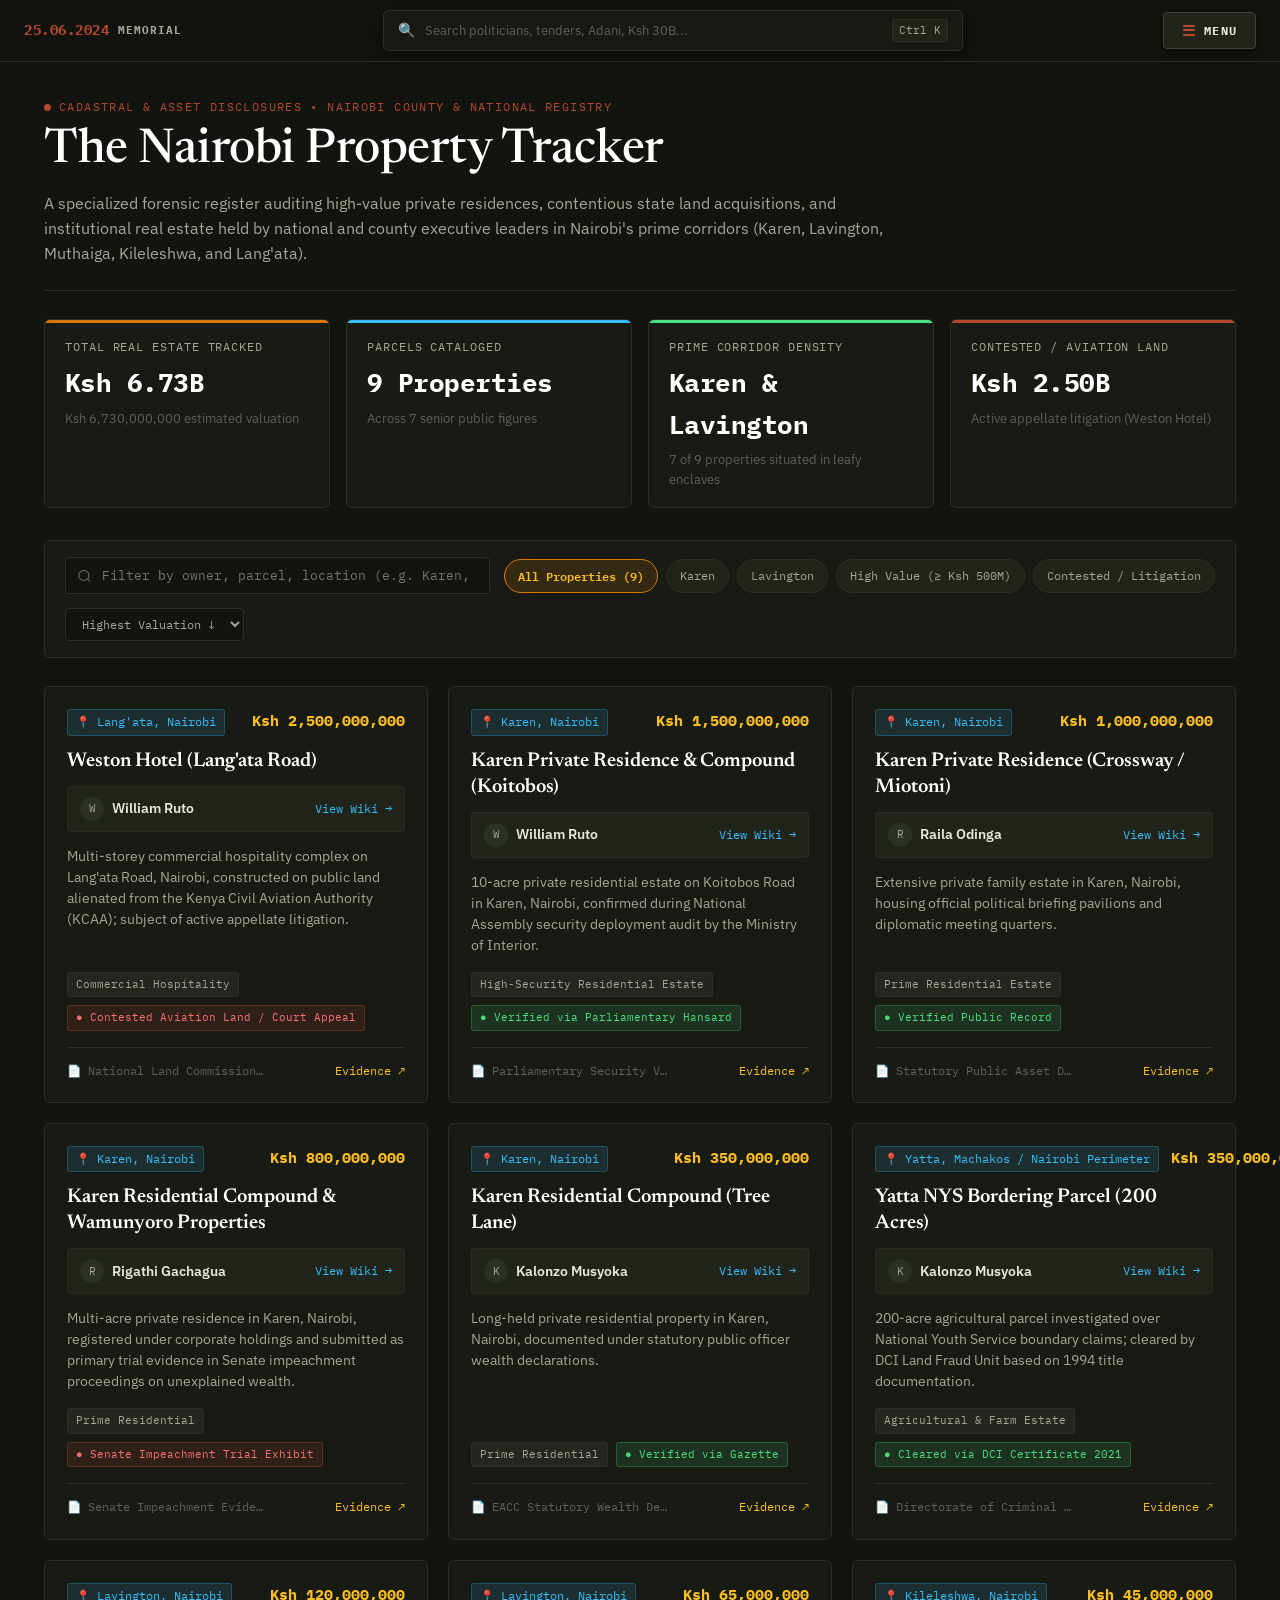
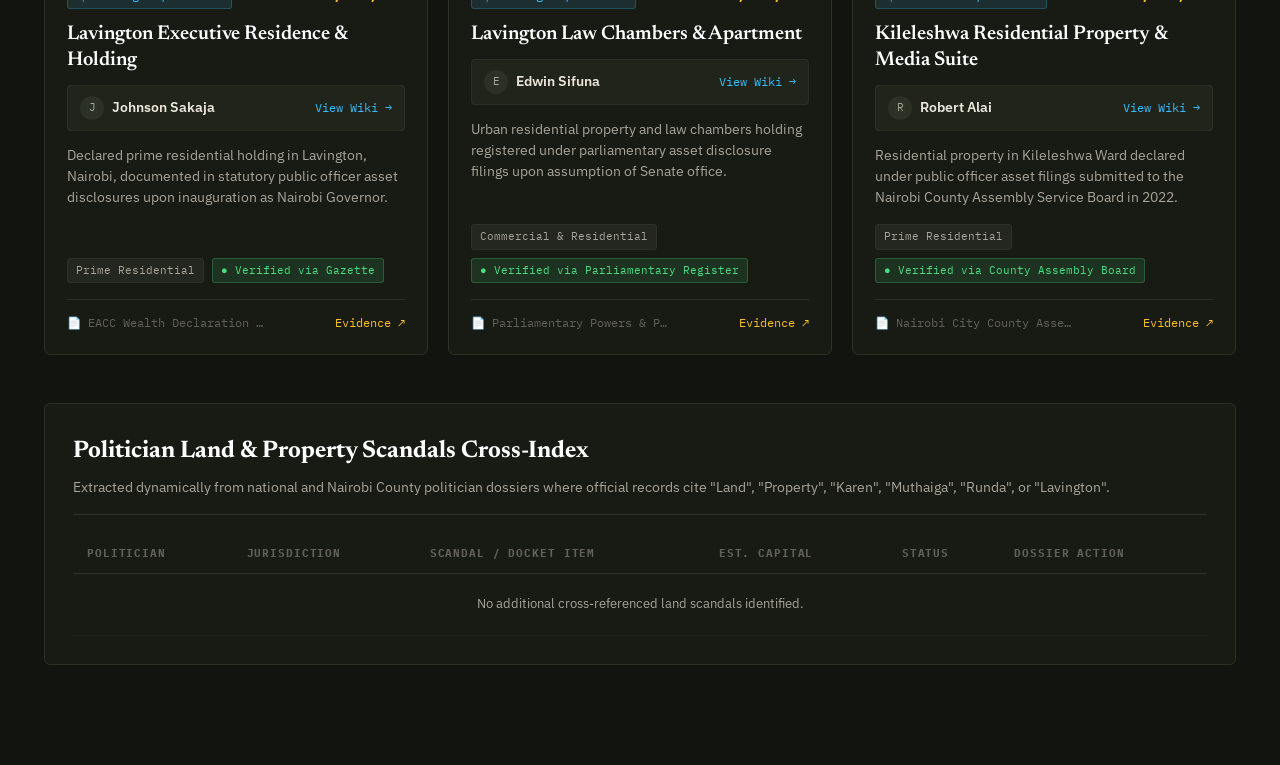
<file: nairobi-property.html>
<!DOCTYPE html>
<html lang="en">
<head>
  <meta charset="UTF-8">
  <meta name="viewport" content="width=device-width, initial-scale=1.0">
  <title>Nairobi Property Tracker — Real Estate &amp; Land Dossiers | 25 June Accountability</title>
  <link rel="preconnect" href="https://fonts.googleapis.com">
  <link rel="preconnect" href="https://fonts.gstatic.com" crossorigin>
  <link href="https://fonts.googleapis.com/css2?family=Newsreader:ital,opsz,wght@0,6..72,400;0,6..72,500;0,6..72,600;1,6..72,400&family=IBM+Plex+Sans:wght@400;500;600;700&family=IBM+Plex+Mono:wght@400;500;600;700&display=swap" rel="stylesheet">
  <link rel="stylesheet" href="global-search.css">
  <style>
    :root {
      --bg: #12140F;
      --surface: #181B14;
      --surface-elevated: #20241B;
      --surface-hover: #262c20;
      --border: #2C3125;
      --border-highlight: #3D4433;
      --crimson: #B4472F;
      --crimson-soft: #f87171;
      --crimson-dim: rgba(180, 71, 47, 0.15);
      --amber: #D97706;
      --amber-soft: #fbbf24;
      --amber-dim: rgba(217, 119, 6, 0.15);
      --cyan: #38bdf8;
      --cyan-dim: rgba(56, 189, 248, 0.12);
      --green: #6C7A5A;
      --green-bright: #4ade80;
      --green-dim: rgba(74, 222, 128, 0.12);
      --paper: #EAE6DA;
      --paper-dim: #A9A599;
      --paper-dark: #62605B;
      --font-serif: 'Newsreader', Georgia, serif;
      --font-sans: 'IBM Plex Sans', -apple-system, BlinkMacSystemFont, sans-serif;
      --font-mono: 'IBM Plex Mono', monospace;
    }

    * { box-sizing: border-box; margin: 0; padding: 0; }
    html { scroll-behavior: smooth; }
    body {
      background-color: var(--bg);
      color: var(--paper);
      font-family: var(--font-sans);
      line-height: 1.6;
      padding: 0 0 100px;
    }

    /* Pinned Navigation */
    .top-nav {
      background: rgba(24, 27, 20, 0.95);
      border-bottom: 1px solid var(--border);
      padding: 10px 24px;
      font-size: 13px;
      display: flex;
      justify-content: space-between;
      align-items: center;
      position: sticky;
      top: 0;
      z-index: 100;
      backdrop-filter: blur(12px);
      gap: 16px;
    }
    .nav-brand {
      font-family: var(--font-mono);
      font-weight: 600;
      color: var(--paper);
      text-decoration: none;
      display: flex;
      align-items: center;
      gap: 8px;
      white-space: nowrap;
    }
    .nav-brand span { color: var(--crimson); }
    .nav-search-wrap {
      flex: 1;
      max-width: 500px;
    }
    .nav-links { display: flex; gap: 12px; align-items: center; white-space: nowrap; }
    .nav-link {
      color: var(--paper-dim);
      text-decoration: none;
      font-size: 12.5px;
      font-family: var(--font-mono);
      transition: color 0.2s;
    }
    .nav-link:hover, .nav-link.active { color: var(--paper); }
    .nav-link.active { color: #fff; font-weight: 600; }
    .nav-btn-graph {
      background: var(--cyan-dim);
      border: 1px solid rgba(56, 189, 248, 0.35);
      color: var(--cyan);
      padding: 5px 12px;
      border-radius: 4px;
      font-family: var(--font-mono);
      font-size: 11.5px;
      text-decoration: none;
      display: inline-flex;
      align-items: center;
      gap: 6px;
      transition: all 0.2s;
    }
    .nav-btn-graph:hover {
      background: rgba(56, 189, 248, 0.22);
      border-color: var(--cyan);
    }
    .random-btn {
      background: rgba(217, 119, 6, 0.15);
      border: 1px solid rgba(217, 119, 6, 0.4);
      color: var(--amber-soft);
      padding: 5px 11px;
      border-radius: 4px;
      font-family: var(--font-mono);
      font-size: 11.5px;
      cursor: pointer;
      display: inline-flex;
      align-items: center;
      gap: 5px;
      transition: all 0.2s;
    }
    .random-btn:hover {
      background: rgba(217, 119, 6, 0.28);
      border-color: var(--amber);
      color: #fff;
    }

    .container {
      max-width: 1240px;
      margin: 0 auto;
      padding: 36px 24px 0;
    }

    /* Header */
    .header-section {
      margin-bottom: 28px;
      border-bottom: 1px solid var(--border);
      padding-bottom: 24px;
    }
    .kicker {
      font-family: var(--font-mono);
      font-size: 11.5px;
      color: var(--crimson);
      text-transform: uppercase;
      letter-spacing: 0.12em;
      margin-bottom: 8px;
      display: flex;
      align-items: center;
      gap: 8px;
    }
    .kicker::before {
      content: "";
      display: inline-block;
      width: 7px;
      height: 7px;
      background: var(--crimson);
      border-radius: 50%;
    }
    h1.main-title {
      font-family: var(--font-serif);
      font-size: clamp(32px, 4.8vw, 48px);
      font-weight: 500;
      line-height: 1.15;
      color: #fff;
      margin-bottom: 12px;
      letter-spacing: -0.01em;
    }
    .subtitle {
      color: var(--paper-dim);
      font-size: 15.5px;
      max-width: 880px;
      line-height: 1.6;
    }

    /* Telemetry KPI Grid */
    .telemetry-grid {
      display: grid;
      grid-template-columns: repeat(auto-fit, minmax(240px, 1fr));
      gap: 16px;
      margin-bottom: 32px;
    }
    .stat-card {
      background: var(--surface);
      border: 1px solid var(--border);
      border-radius: 6px;
      padding: 18px 20px;
      position: relative;
      overflow: hidden;
      transition: border-color 0.2s;
    }
    .stat-card:hover { border-color: var(--border-highlight); }
    .stat-card::before {
      content: "";
      position: absolute;
      top: 0; left: 0; right: 0;
      height: 3px;
    }
    .card-money::before { background: var(--amber); }
    .card-parcels::before { background: var(--cyan); }
    .card-karen::before { background: var(--green-bright); }
    .card-contested::before { background: var(--crimson); }

    .stat-label {
      font-family: var(--font-mono);
      font-size: 11.5px;
      color: var(--paper-dim);
      text-transform: uppercase;
      letter-spacing: 0.08em;
      margin-bottom: 6px;
    }
    .stat-value {
      font-family: var(--font-mono);
      font-size: 26px;
      font-weight: 700;
      color: #fff;
      margin-bottom: 4px;
      letter-spacing: -0.02em;
    }
    .stat-sub {
      font-size: 12.5px;
      color: var(--paper-dark);
    }

    /* Filter Controls Bar */
    .filter-bar {
      background: var(--surface);
      border: 1px solid var(--border);
      border-radius: 6px;
      padding: 16px 20px;
      margin-bottom: 28px;
      display: flex;
      flex-wrap: wrap;
      gap: 14px;
      justify-content: space-between;
      align-items: center;
    }
    .search-input-wrap {
      position: relative;
      flex: 1;
      min-width: 260px;
    }
    .search-input-wrap svg {
      position: absolute;
      left: 12px;
      top: 50%;
      transform: translateY(-50%);
      color: var(--paper-dark);
      pointer-events: none;
    }
    .prop-search-input {
      width: 100%;
      background: var(--bg);
      border: 1px solid var(--border);
      color: var(--paper);
      font-family: var(--font-mono);
      font-size: 13px;
      padding: 9px 12px 9px 36px;
      border-radius: 4px;
      outline: none;
      transition: all 0.2s;
    }
    .prop-search-input:focus {
      border-color: var(--amber);
      box-shadow: 0 0 0 2px var(--amber-dim);
    }
    .chips-group {
      display: flex;
      flex-wrap: wrap;
      gap: 8px;
    }
    .chip {
      background: var(--surface-elevated);
      border: 1px solid var(--border);
      color: var(--paper-dim);
      padding: 6px 13px;
      border-radius: 20px;
      font-size: 12px;
      font-family: var(--font-mono);
      cursor: pointer;
      transition: all 0.2s;
    }
    .chip:hover {
      border-color: var(--border-highlight);
      color: var(--paper);
    }
    .chip.active {
      background: var(--amber-dim);
      border-color: var(--amber);
      color: var(--amber-soft);
      font-weight: 600;
    }
    .sort-wrap select {
      background: var(--bg);
      border: 1px solid var(--border);
      color: var(--paper-dim);
      font-family: var(--font-mono);
      font-size: 12px;
      padding: 7px 12px;
      border-radius: 4px;
      outline: none;
      cursor: pointer;
    }

    /* Property Cards Grid */
    .property-grid {
      display: grid;
      grid-template-columns: repeat(auto-fill, minmax(360px, 1fr));
      gap: 20px;
      margin-bottom: 40px;
    }
    .prop-card {
      background: var(--surface);
      border: 1px solid var(--border);
      border-radius: 6px;
      padding: 22px;
      display: flex;
      flex-direction: column;
      position: relative;
      transition: transform 0.2s ease, border-color 0.2s ease;
    }
    .prop-card:hover {
      transform: translateY(-2px);
      border-color: var(--border-highlight);
    }

    .prop-header {
      display: flex;
      justify-content: space-between;
      align-items: flex-start;
      gap: 12px;
      margin-bottom: 12px;
    }
    .location-badge {
      font-family: var(--font-mono);
      font-size: 11.5px;
      color: var(--cyan);
      background: var(--cyan-dim);
      border: 1px solid rgba(56, 189, 248, 0.25);
      padding: 3px 8px;
      border-radius: 3px;
      white-space: nowrap;
    }
    .value-pill {
      font-family: var(--font-mono);
      font-size: 15px;
      font-weight: 700;
      color: var(--amber-soft);
      white-space: nowrap;
    }

    .prop-title {
      font-family: var(--font-serif);
      font-size: 20px;
      font-weight: 600;
      color: #fff;
      line-height: 1.3;
      margin-bottom: 12px;
    }

    .owner-row {
      display: flex;
      align-items: center;
      justify-content: space-between;
      padding: 10px 12px;
      background: var(--surface-elevated);
      border-radius: 4px;
      margin-bottom: 14px;
      border: 1px solid rgba(255, 255, 255, 0.04);
    }
    .owner-info {
      display: flex;
      align-items: center;
      gap: 8px;
    }
    .owner-avatar {
      width: 24px;
      height: 24px;
      border-radius: 50%;
      background: var(--border);
      display: flex;
      align-items: center;
      justify-content: center;
      font-size: 11px;
      font-family: var(--font-mono);
      color: var(--paper-dim);
    }
    .owner-name {
      font-size: 13.5px;
      font-weight: 600;
      color: var(--paper);
    }
    .owner-link {
      font-family: var(--font-mono);
      font-size: 11.5px;
      color: var(--cyan);
      text-decoration: none;
      transition: color 0.2s;
    }
    .owner-link:hover { text-decoration: underline; }

    .prop-summary {
      font-size: 13.5px;
      color: var(--paper-dim);
      line-height: 1.55;
      margin-bottom: 16px;
      flex: 1;
    }

    .meta-tags {
      display: flex;
      flex-wrap: wrap;
      gap: 8px;
      margin-bottom: 16px;
    }
    .tag {
      font-family: var(--font-mono);
      font-size: 11px;
      padding: 3px 8px;
      border-radius: 3px;
    }
    .tag-category {
      background: rgba(255, 255, 255, 0.05);
      color: var(--paper-dim);
      border: 1px solid var(--border);
    }
    .tag-status-verified {
      background: var(--green-dim);
      color: var(--green-bright);
      border: 1px solid rgba(74, 222, 128, 0.25);
    }
    .tag-status-contested {
      background: var(--crimson-dim);
      color: var(--crimson-soft);
      border: 1px solid rgba(180, 71, 47, 0.35);
    }

    .linked-scandal-box {
      background: rgba(180, 71, 47, 0.08);
      border: 1px dashed rgba(180, 71, 47, 0.3);
      padding: 10px 12px;
      border-radius: 4px;
      margin-bottom: 16px;
      font-size: 12px;
    }
    .scandal-box-title {
      font-family: var(--font-mono);
      color: var(--crimson-soft);
      font-weight: 600;
      margin-bottom: 3px;
      display: flex;
      align-items: center;
      gap: 5px;
    }
    .scandal-box-text {
      color: var(--paper-dim);
      line-height: 1.45;
    }

    .prop-footer {
      border-top: 1px solid var(--border);
      padding-top: 14px;
      display: flex;
      justify-content: space-between;
      align-items: center;
      font-family: var(--font-mono);
      font-size: 11.5px;
    }
    .source-label {
      color: var(--paper-dark);
      max-width: 200px;
      overflow: hidden;
      text-overflow: ellipsis;
      white-space: nowrap;
    }
    .evidence-btn {
      color: var(--amber-soft);
      text-decoration: none;
      display: inline-flex;
      align-items: center;
      gap: 4px;
      transition: color 0.2s;
    }
    .evidence-btn:hover { color: #fff; text-decoration: underline; }

    /* Cross-referenced County Registry Section */
    .cross-section {
      background: var(--surface);
      border: 1px solid var(--border);
      border-radius: 6px;
      padding: 28px;
      margin-top: 48px;
    }
    .cross-header {
      border-bottom: 1px solid var(--border);
      padding-bottom: 16px;
      margin-bottom: 20px;
    }
    .cross-title {
      font-family: var(--font-serif);
      font-size: 24px;
      color: #fff;
      margin-bottom: 6px;
    }
    .cross-desc {
      color: var(--paper-dim);
      font-size: 13.5px;
    }
    .intel-table {
      width: 100%;
      border-collapse: collapse;
      font-size: 13px;
    }
    .intel-table th {
      text-align: left;
      font-family: var(--font-mono);
      font-size: 11px;
      text-transform: uppercase;
      letter-spacing: 0.08em;
      color: var(--paper-dark);
      padding: 10px 14px;
      border-bottom: 1px solid var(--border);
    }
    .intel-table td {
      padding: 12px 14px;
      border-bottom: 1px solid rgba(255, 255, 255, 0.03);
      vertical-align: middle;
    }
    .intel-table tr:hover td {
      background: var(--surface-elevated);
    }

    /* Empty state */
    .empty-state {
      text-align: center;
      padding: 60px 20px;
      color: var(--paper-dim);
      font-family: var(--font-mono);
      grid-column: 1 / -1;
    }

    @media (max-width: 860px) {
      .top-nav { flex-wrap: wrap; }
      .nav-search-wrap { order: 3; max-width: 100%; width: 100%; }
      .property-grid { grid-template-columns: 1fr; }
    }
  </style>
</head>
<body>

  <!-- Top Sticky Navigation Bar -->
    <!-- Unified Global Top Navigation Bar -->
  <nav class="top-nav" id="site-top-nav">
    <div class="nav-brand-wrap">
      <a href="index.html" class="nav-brand">
        <span class="brand-num">25.06.2024</span>
        <span class="brand-tag">MEMORIAL</span>
      </a>
    </div>

    <div class="nav-search-dock">
      <div class="global-search-component">
        <div class="search-input-wrapper">
          <span class="search-icon-prefix">🔍</span>
          <input type="text" class="global-search-input" placeholder="Search politicians, tenders, Adani, Ksh 30B..." autocomplete="off">
          <span class="search-kbd-shortcut">Ctrl K</span>
        </div>
      </div>
    </div>

    <div class="nav-menu-wrap">
      <button id="site-menu-btn" class="site-menu-btn" aria-haspopup="true" aria-expanded="false" onclick="toggleSiteMenu(event)" aria-label="Open navigation menu">
        <span class="menu-icon">☰</span>
        <span class="menu-text">MENU</span>
      </button>
    </div>
  </nav>

  <!-- Unified Categorized Navigation Overlay (Drawer / Modal) -->
  <div id="site-menu-overlay" class="site-menu-overlay" onclick="closeSiteMenu(event)" aria-hidden="true">
    <div class="site-menu-panel" onclick="event.stopPropagation()" role="dialog" aria-modal="true" aria-label="Main Navigation Menu">
      <div class="site-menu-header">
        <div class="menu-header-brand">
          <span class="menu-header-kicker">25.06.2024 ARCHIVE</span>
          <h3 class="menu-header-title">ARCHIVE &amp; INVESTIGATIVE TOOLS</h3>
        </div>
        <button class="site-menu-close" onclick="closeSiteMenu(event)" aria-label="Close menu">&times;</button>
      </div>

      <div class="site-menu-body">
        <!-- CATEGORY 1: INTELLIGENCE -->
        <section class="menu-category-section">
          <div class="category-title">
            <span class="cat-pill intel-pill">INTELLIGENCE</span>
            <span class="cat-desc">Forensic dossiers, asset tracking &amp; sovereign financial ledgers</span>
          </div>
          <div class="category-grid">
            <a href="promises-plunder.html" class="menu-item-card">
              <span class="item-card-icon">📜</span>
              <div class="item-card-content">
                <div class="item-card-heading">Promises &amp; Plunder</div>
                <div class="item-card-sub">Executive manifestos vs verified broken pledges</div>
              </div>
            </a>
            <a href="money-trail.html" class="menu-item-card">
              <span class="item-card-icon">💰</span>
              <div class="item-card-content">
                <div class="item-card-heading">Money Trail</div>
                <div class="item-card-sub">Sovereign capital ledger, KETRACO, Adani &amp; pending bills</div>
              </div>
            </a>
            <a href="nairobi-property.html" class="menu-item-card">
              <span class="item-card-icon">🏛️</span>
              <div class="item-card-content">
                <div class="item-card-heading">Nairobi Property</div>
                <div class="item-card-sub">Real estate dossiers, Muthaiga, Karen &amp; grabbed public land</div>
              </div>
            </a>
            <a href="nse-tracker.html" class="menu-item-card">
              <span class="item-card-icon">📈</span>
              <div class="item-card-content">
                <div class="item-card-heading">NSE Tracker</div>
                <div class="item-card-sub">Market Watch, trade volume anomalies &amp; suspicious spikes</div>
              </div>
            </a>
            <a href="nse-ledger.html" class="menu-item-card">
              <span class="item-card-icon">📑</span>
              <div class="item-card-content">
                <div class="item-card-heading">NSE Corporate Ledger</div>
                <div class="item-card-sub">Listed corporate concessions, state tenders &amp; insider ties</div>
              </div>
            </a>
            <a href="scandal-graph.html" class="menu-item-card">
              <span class="item-card-icon">🕸️</span>
              <div class="item-card-content">
                <div class="item-card-heading">Scandal Graph</div>
                <div class="item-card-sub">Interactive force-directed node map of state capture cartels</div>
              </div>
            </a>
          </div>
        </section>

        <!-- CATEGORY 2: GAMES -->
        <section class="menu-category-section">
          <div class="category-title">
            <span class="cat-pill games-pill">GAMES</span>
            <span class="cat-desc">Interactive psychological &amp; procurement simulations</span>
          </div>
          <div class="category-grid">
            <a href="tender.html" class="menu-item-card card-tender">
              <span class="item-card-icon" style="color:#3ddc84;">⚖️</span>
              <div class="item-card-content">
                <div class="item-card-heading" style="color:#86efac;">The Tender <span class="card-badge badge-green">PAPERS, PLEASE</span></div>
                <div class="item-card-sub">Bureaucratic PPRA procurement desk survival game</div>
              </div>
            </a>
            <a href="vigil.html" class="menu-item-card card-vigil">
              <span class="item-card-icon" style="color:#ff6a4a;">👁</span>
              <div class="item-card-content">
                <div class="item-card-heading" style="color:#ff8870;">Play Vigil <span class="card-badge badge-red">3 AM SURVIVAL</span></div>
                <div class="item-card-sub">Psychological surveillance QTE and stealth survival game</div>
              </div>
            </a>
          </div>
        </section>

        <!-- CATEGORY 3: ACTION -->
        <section class="menu-category-section">
          <div class="category-title">
            <span class="cat-pill action-pill">ACTION</span>
            <span class="cat-desc">Immediate investigator triggers &amp; whistleblower submissions</span>
          </div>
          <div class="category-grid">
            <button class="menu-item-card card-action-btn" onclick="handleMenuExposeRandom()">
              <span class="item-card-icon" style="color:#facc15;">🎲</span>
              <div class="item-card-content">
                <div class="item-card-heading" style="color:#fde047;">Expose Random Politician</div>
                <div class="item-card-sub">Instant roulette across verified national &amp; county dossiers</div>
              </div>
            </button>
            <a href="contribute.html" class="menu-item-card">
              <span class="item-card-icon" style="color:#38bdf8;">✍</span>
              <div class="item-card-content">
                <div class="item-card-heading" style="color:#7dd3fc;">Contribute</div>
                <div class="item-card-sub">Submit whistleblower evidence or open GitHub pull requests</div>
              </div>
            </a>
            <button class="menu-item-card card-action-btn" onclick="handleMenuToggleSoundtrack()">
              <span class="item-card-icon" style="color:#f43f5e;">🎵</span>
              <div class="item-card-content">
                <div class="item-card-heading">Toggle Soundtrack <span id="menu-soundtrack-badge" class="card-badge badge-cyan">AUDIO</span></div>
                <div class="item-card-sub">Stream resistance audio and memorial ambient soundscape</div>
              </div>
            </button>
          </div>
        </section>
      </div>

      <div class="site-menu-footer">
        <span>25.06.2024 MEMORIAL ARCHIVE &bull; NAIROBI, KENYA</span>
        <span>Press <strong>ESC</strong> to close &bull; <strong>Ctrl + K</strong> to search</span>
      </div>
    </div>
  </div>

  <div class="container">
    <!-- Header -->
    <header class="header-section">
      <div class="kicker">Cadastral &amp; Asset Disclosures &bull; Nairobi County &amp; National Registry</div>
      <h1 class="main-title">The Nairobi Property Tracker</h1>
      <p class="subtitle">A specialized forensic register auditing high-value private residences, contentious state land acquisitions, and institutional real estate held by national and county executive leaders in Nairobi's prime corridors (Karen, Lavington, Muthaiga, Kileleshwa, and Lang'ata).</p>
    </header>

    <!-- Telemetry Cards -->
    <section class="telemetry-grid">
      <div class="stat-card card-money">
        <div class="stat-label">Total Real Estate Tracked</div>
        <div class="stat-value" id="kpi-total-val">Ksh 6.73B</div>
        <div class="stat-sub" id="kpi-total-sub">Ksh 6,730,000,000 estimated valuation</div>
      </div>
      <div class="stat-card card-parcels">
        <div class="stat-label">Parcels Cataloged</div>
        <div class="stat-value" id="kpi-parcel-count">9 Properties</div>
        <div class="stat-sub">Across 7 senior public figures</div>
      </div>
      <div class="stat-card card-karen">
        <div class="stat-label">Prime Corridor Density</div>
        <div class="stat-value">Karen &amp; Lavington</div>
        <div class="stat-sub">7 of 9 properties situated in leafy enclaves</div>
      </div>
      <div class="stat-card card-contested">
        <div class="stat-label">Contested / Aviation Land</div>
        <div class="stat-value">Ksh 2.50B</div>
        <div class="stat-sub">Active appellate litigation (Weston Hotel)</div>
      </div>
    </section>

    <!-- Filter & Search Controls -->
    <section class="filter-bar">
      <div class="search-input-wrap">
        <svg width="15" height="15" viewBox="0 0 24 24" fill="none" stroke="currentColor" stroke-width="2">
          <circle cx="11" cy="11" r="8"></circle>
          <line x1="21" y1="21" x2="16.65" y2="16.65"></line>
        </svg>
        <input 
          type="text" 
          id="prop-filter-input" 
          class="prop-search-input" 
          placeholder="Filter by owner, parcel, location (e.g. Karen, Sakaja)..."
        >
      </div>

      <div class="chips-group" id="filter-chips">
        <button class="chip active" data-filter="all">All Properties (<span id="count-all">9</span>)</button>
        <button class="chip" data-filter="karen">Karen</button>
        <button class="chip" data-filter="lavington">Lavington</button>
        <button class="chip" data-filter="high-value">High Value (&ge; Ksh 500M)</button>
        <button class="chip" data-filter="contested">Contested / Litigation</button>
      </div>

      <div class="sort-wrap">
        <select id="prop-sort-select">
          <option value="val-desc">Highest Valuation &darr;</option>
          <option value="val-asc">Lowest Valuation &uarr;</option>
          <option value="name-asc">Owner Name (A-Z)</option>
          <option value="loc-asc">Location (A-Z)</option>
        </select>
      </div>
    </section>

    <!-- Property Dossier Grid -->
    <section class="property-grid" id="property-cards-container">
      <!-- Injected via JavaScript -->
    </section>

    <!-- Cross-Referenced Politician Land Intelligence Table -->
    <section class="cross-section">
      <div class="cross-header">
        <h2 class="cross-title">Politician Land &amp; Property Scandals Cross-Index</h2>
        <p class="cross-desc">Extracted dynamically from national and Nairobi County politician dossiers where official records cite "Land", "Property", "Karen", "Muthaiga", "Runda", or "Lavington".</p>
      </div>
      <div style="overflow-x: auto;">
        <table class="intel-table">
          <thead>
            <tr>
              <th>Politician</th>
              <th>Jurisdiction</th>
              <th>Scandal / Docket Item</th>
              <th>Est. Capital</th>
              <th>Status</th>
              <th>Dossier Action</th>
            </tr>
          </thead>
          <tbody id="cross-intel-tbody">
            <!-- Dynamically populated -->
          </tbody>
        </table>
      </div>
    </section>
  </div>

  <script src="global-search.js"></script>
  <script>
    let allProperties = [];
    let activeFilter = 'all';
    let searchQuery = '';
    let currentSort = 'val-desc';

    async function initPropertiesTracker() {
      try {
        const res = await fetch('public/api/properties.json');
        if (!res.ok) throw new Error(`HTTP ${res.status}`);
        allProperties = await res.json();
      } catch (err) {
        console.warn('Fallback loading public/api/properties.json:', err);
        try {
          const res2 = await fetch('api/properties.json');
          allProperties = await res2.json();
        } catch (e2) {
          console.error('Failed to load properties data:', e2);
          document.getElementById('property-cards-container').innerHTML = 
            '<div class="empty-state">Failed to load property dossiers. Please refresh or verify API status.</div>';
          return;
        }
      }

      // Update KPI metrics
      updateKPIs();
      renderProperties();
      setupEventListeners();
      loadCrossReferencedIntel();
    }

    function updateKPIs() {
      const totalNumeric = allProperties.reduce((acc, p) => acc + (p.value_numeric || 0), 0);
      const totalBillion = (totalNumeric / 1e9).toFixed(2);
      document.getElementById('kpi-total-val').textContent = `Ksh ${totalBillion}B`;
      document.getElementById('kpi-total-sub').textContent = `Ksh ${totalNumeric.toLocaleString()} estimated valuation`;
      document.getElementById('kpi-parcel-count').textContent = `${allProperties.length} Properties`;
      document.getElementById('count-all').textContent = allProperties.length;
    }

    function renderProperties() {
      const container = document.getElementById('property-cards-container');
      container.innerHTML = '';

      let filtered = allProperties.filter(item => {
        // Text search filter
        const matchText = (
          (item.owner || '').toLowerCase().includes(searchQuery) ||
          (item.property_name || '').toLowerCase().includes(searchQuery) ||
          (item.location || '').toLowerCase().includes(searchQuery) ||
          (item.summary || '').toLowerCase().includes(searchQuery) ||
          (item.source || '').toLowerCase().includes(searchQuery)
        );
        if (!matchText) return false;

        // Category chip filter
        if (activeFilter === 'karen') {
          return (item.location || '').toLowerCase().includes('karen');
        } else if (activeFilter === 'lavington') {
          return (item.location || '').toLowerCase().includes('lavington');
        } else if (activeFilter === 'high-value') {
          return (item.value_numeric || 0) >= 500000000;
        } else if (activeFilter === 'contested') {
          return (item.status || '').toLowerCase().includes('contested') || 
                 (item.status || '').toLowerCase().includes('court') || 
                 (item.status || '').toLowerCase().includes('appeal') ||
                 (item.status || '').toLowerCase().includes('trial');
        }
        return true;
      });

      // Sorting
      filtered.sort((a, b) => {
        if (currentSort === 'val-desc') return (b.value_numeric || 0) - (a.value_numeric || 0);
        if (currentSort === 'val-asc') return (a.value_numeric || 0) - (b.value_numeric || 0);
        if (currentSort === 'name-asc') return (a.owner || '').localeCompare(b.owner || '');
        if (currentSort === 'loc-asc') return (a.location || '').localeCompare(b.location || '');
        return 0;
      });

      if (filtered.length === 0) {
        container.innerHTML = `
          <div class="empty-state">
            <p style="font-size: 16px; margin-bottom: 8px;">No properties matched your criteria.</p>
            <p style="color: var(--paper-dark); font-size: 12.5px;">Try clearing filters or search terms.</p>
          </div>
        `;
        return;
      }

      filtered.forEach(prop => {
        const isContested = (prop.status || '').toLowerCase().includes('contested') || 
                            (prop.status || '').toLowerCase().includes('trial') ||
                            (prop.status || '').toLowerCase().includes('court');
        const statusTagClass = isContested ? 'tag-status-contested' : 'tag-status-verified';

        const card = document.createElement('article');
        card.className = 'prop-card';
        card.innerHTML = `
          <div class="prop-header">
            <span class="location-badge">📍 ${prop.location || 'Nairobi'}</span>
            <span class="value-pill">Ksh ${prop.value_ksh || 'Undisclosed'}</span>
          </div>

          <h3 class="prop-title">${prop.property_name || 'Prime Real Estate Holding'}</h3>

          <div class="owner-row">
            <div class="owner-info">
              <div class="owner-avatar">${(prop.owner || 'U')[0]}</div>
              <span class="owner-name">${prop.owner}</span>
            </div>
            ${prop.politician_id ? `<a href="profile.html?id=${prop.politician_id}" class="owner-link">View Wiki &rarr;</a>` : ''}
          </div>

          <p class="prop-summary">${prop.summary || 'Documented real estate asset tied to political principal asset filings.'}</p>

          <div class="meta-tags">
            <span class="tag tag-category">${prop.category || 'Real Estate'}</span>
            <span class="tag ${statusTagClass}">● ${prop.status || 'Reported'}</span>
          </div>

          <div class="prop-footer">
            <span class="source-label" title="${prop.source || 'Public Record'}">
              📄 ${prop.source || 'Public Record'}
            </span>
            ${prop.evidence_url ? `
              <a href="${prop.evidence_url}" target="_blank" rel="noopener noreferrer" class="evidence-btn">
                Evidence ↗
              </a>
            ` : ''}
          </div>
        `;
        container.appendChild(card);
      });
    }

    function setupEventListeners() {
      // Search input
      const searchInput = document.getElementById('prop-filter-input');
      if (searchInput) {
        searchInput.addEventListener('input', (e) => {
          searchQuery = e.target.value.trim().toLowerCase();
          renderProperties();
        });
      }

      // Filter chips
      const chips = document.querySelectorAll('#filter-chips .chip');
      chips.forEach(chip => {
        chip.addEventListener('click', () => {
          chips.forEach(c => c.classList.remove('active'));
          chip.classList.add('active');
          activeFilter = chip.getAttribute('data-filter');
          renderProperties();
        });
      });

      // Sort dropdown
      const sortSelect = document.getElementById('prop-sort-select');
      if (sortSelect) {
        sortSelect.addEventListener('change', (e) => {
          currentSort = e.target.value;
          renderProperties();
        });
      }
    }

    // Dynamic extraction of Nairobi and National politician land scandals
    async function loadCrossReferencedIntel() {
      const tbody = document.getElementById('cross-intel-tbody');
      if (!tbody) return;

      const keywords = ['land', 'property', 'karen', 'muthaiga', 'runda', 'lavington'];

      try {
        const idxRes = await fetch('public/api/politicians/index.json');
        if (!idxRes.ok) return;
        const slugs = await idxRes.json();

        let rowsHtml = '';
        for (const slug of slugs) {
          try {
            const pRes = await fetch(`public/api/politicians/${slug}.json`);
            if (!pRes.ok) continue;
            const pol = await pRes.json();

            const cty = (pol.county || '').toLowerCase();
            const isTargetCounty = cty.includes('nairobi') || cty.includes('national');
            if (!isTargetCounty) continue;

            const scandals = pol.scandals || [];
            scandals.forEach(sc => {
              const textToSearch = `${sc.title || ''} ${sc.evidence || ''} ${sc.description || ''} ${sc.entity_involved || ''}`.toLowerCase();
              const hasKeyword = keywords.some(k => textToSearch.includes(k));
              if (hasKeyword) {
                rowsHtml += `
                  <tr>
                    <td>
                      <strong><a href="profile.html?id=${pol.id}" style="color:var(--paper); text-decoration:none;">${pol.name}</a></strong>
                      <div style="font-family:var(--font-mono); font-size:11px; color:var(--paper-dark);">${pol.position || ''}</div>
                    </td>
                    <td>
                      <span style="font-family:var(--font-mono); font-size:11.5px; color:var(--cyan);">${pol.county || 'National'}</span>
                    </td>
                    <td>
                      <div style="font-weight:600; color:#fff; margin-bottom:2px;">${sc.title || 'Land/Property Inquiry'}</div>
                      <div style="font-size:12px; color:var(--paper-dim); max-width:440px;">${sc.evidence || sc.description || ''}</div>
                    </td>
                    <td style="font-family:var(--font-mono); color:var(--amber-soft); white-space:nowrap;">
                      ${sc.amount_ksh || 'Court / EACC Sub Judice'}
                    </td>
                    <td>
                      <span style="font-family:var(--font-mono); font-size:11px; color:var(--crimson-soft);">
                        ${sc.status || 'Under Inquiry'}
                      </span>
                    </td>
                    <td>
                      <a href="profile.html?id=${pol.id}" class="owner-link" style="font-size:11.5px;">
                        Open Dossier &rarr;
                      </a>
                    </td>
                  </tr>
                `;
              }
            });
          } catch (e) {
            console.warn('Error reading politician file for cross-intel:', slug, e);
          }
        }

        if (rowsHtml) {
          tbody.innerHTML = rowsHtml;
        } else {
          tbody.innerHTML = '<tr><td colspan="6" style="text-align:center; color:var(--paper-dim); padding:20px;">No additional cross-referenced land scandals identified.</td></tr>';
        }
      } catch (err) {
        console.error('Error loading cross referenced land intel:', err);
      }
    }

    async function exposeRandomPolitician() {
      try {
        const res = await fetch('public/api/politicians/index.json');
        const slugs = await res.json();
        const rand = slugs[Math.floor(Math.random() * slugs.length)];
        window.location.href = `profile.html?id=${rand}`;
      } catch (e) {
        window.location.href = 'profile.html?id=william-ruto';
      }
    }

    document.addEventListener('DOMContentLoaded', initPropertiesTracker);
  </script>
</body>
</html>
</file>
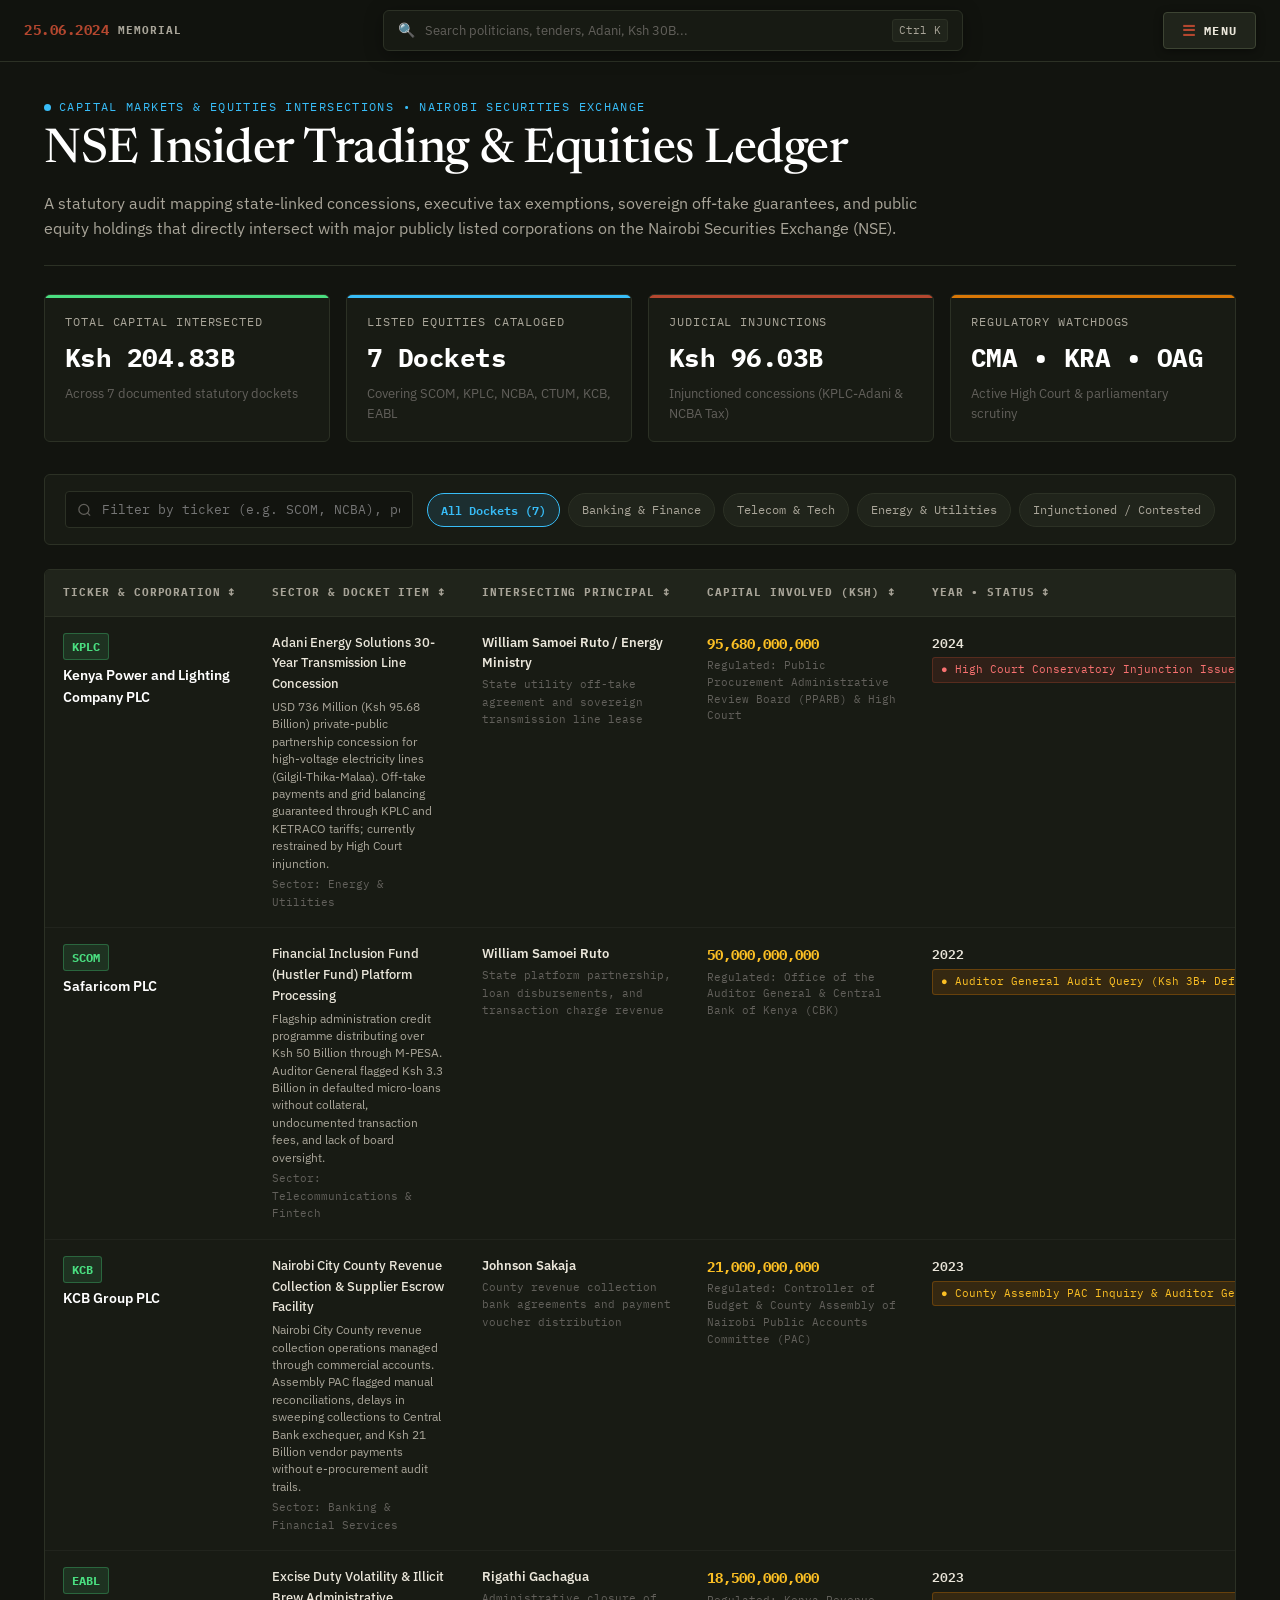
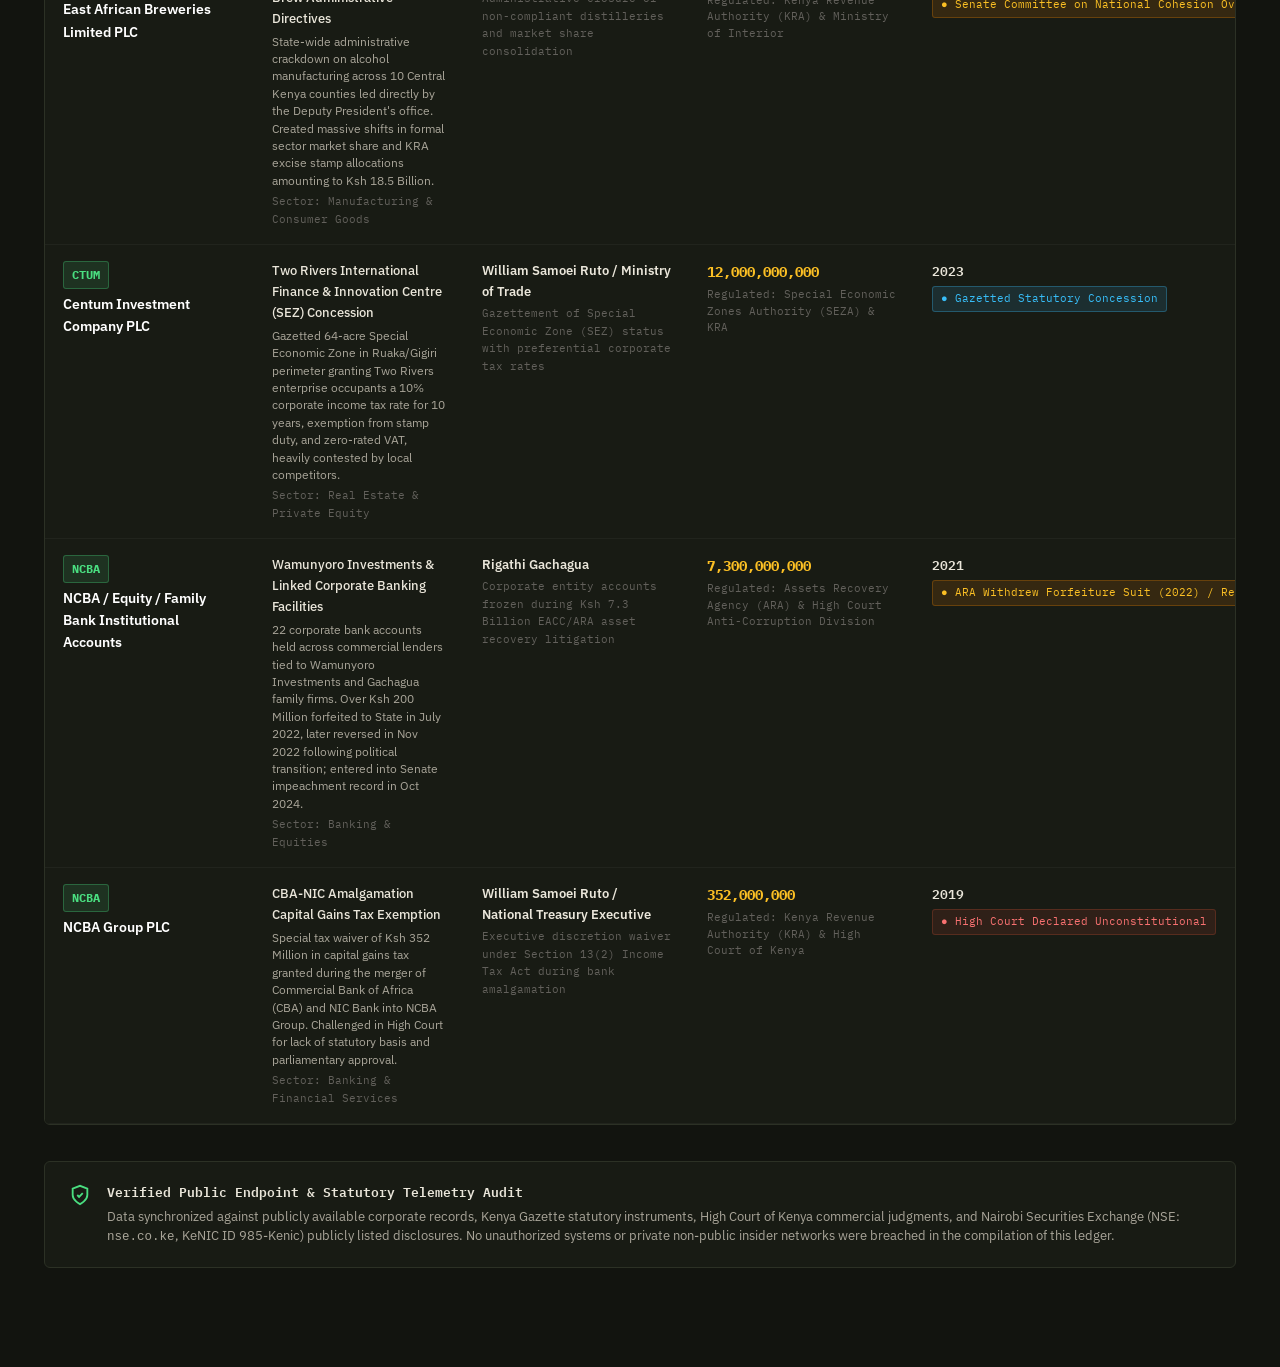
<file: nse-ledger.html>
<!DOCTYPE html>
<html lang="en">
<head>
  <meta charset="UTF-8">
  <meta name="viewport" content="width=device-width, initial-scale=1.0">
  <title>NSE Insider Trading &amp; Equities Ledger — 25 June Accountability Platform</title>
  <link rel="preconnect" href="https://fonts.googleapis.com">
  <link rel="preconnect" href="https://fonts.gstatic.com" crossorigin>
  <link href="https://fonts.googleapis.com/css2?family=Newsreader:ital,opsz,wght@0,6..72,400;0,6..72,500;0,6..72,600;1,6..72,400&family=IBM+Plex+Sans:wght@400;500;600;700&family=IBM+Plex+Mono:wght@400;500;600;700&display=swap" rel="stylesheet">
  <link rel="stylesheet" href="global-search.css">
  <style>
    :root {
      --bg: #12140F;
      --surface: #181B14;
      --surface-elevated: #20241B;
      --surface-hover: #262c20;
      --border: #2C3125;
      --border-highlight: #3D4433;
      --crimson: #B4472F;
      --crimson-soft: #f87171;
      --crimson-dim: rgba(180, 71, 47, 0.15);
      --amber: #D97706;
      --amber-soft: #fbbf24;
      --amber-dim: rgba(217, 119, 6, 0.15);
      --cyan: #38bdf8;
      --cyan-dim: rgba(56, 189, 248, 0.12);
      --green: #6C7A5A;
      --green-bright: #4ade80;
      --green-dim: rgba(74, 222, 128, 0.12);
      --paper: #EAE6DA;
      --paper-dim: #A9A599;
      --paper-dark: #62605B;
      --font-serif: 'Newsreader', Georgia, serif;
      --font-sans: 'IBM Plex Sans', -apple-system, BlinkMacSystemFont, sans-serif;
      --font-mono: 'IBM Plex Mono', monospace;
    }

    * { box-sizing: border-box; margin: 0; padding: 0; }
    html { scroll-behavior: smooth; }
    body {
      background-color: var(--bg);
      color: var(--paper);
      font-family: var(--font-sans);
      line-height: 1.6;
      padding: 0 0 100px;
    }

    /* Pinned Navigation */
    .top-nav {
      background: rgba(24, 27, 20, 0.95);
      border-bottom: 1px solid var(--border);
      padding: 10px 24px;
      font-size: 13px;
      display: flex;
      justify-content: space-between;
      align-items: center;
      position: sticky;
      top: 0;
      z-index: 100;
      backdrop-filter: blur(12px);
      gap: 16px;
    }
    .nav-brand {
      font-family: var(--font-mono);
      font-weight: 600;
      color: var(--paper);
      text-decoration: none;
      display: flex;
      align-items: center;
      gap: 8px;
      white-space: nowrap;
    }
    .nav-brand span { color: var(--crimson); }
    .nav-search-wrap {
      flex: 1;
      max-width: 500px;
    }
    .nav-links { display: flex; gap: 12px; align-items: center; white-space: nowrap; }
    .nav-link {
      color: var(--paper-dim);
      text-decoration: none;
      font-size: 12.5px;
      font-family: var(--font-mono);
      transition: color 0.2s;
    }
    .nav-link:hover, .nav-link.active { color: var(--paper); }
    .nav-link.active { color: #fff; font-weight: 600; }
    .nav-btn-graph {
      background: var(--cyan-dim);
      border: 1px solid rgba(56, 189, 248, 0.35);
      color: var(--cyan);
      padding: 5px 12px;
      border-radius: 4px;
      font-family: var(--font-mono);
      font-size: 11.5px;
      text-decoration: none;
      display: inline-flex;
      align-items: center;
      gap: 6px;
      transition: all 0.2s;
    }
    .nav-btn-graph:hover {
      background: rgba(56, 189, 248, 0.22);
      border-color: var(--cyan);
    }
    .random-btn {
      background: rgba(217, 119, 6, 0.15);
      border: 1px solid rgba(217, 119, 6, 0.4);
      color: var(--amber-soft);
      padding: 5px 11px;
      border-radius: 4px;
      font-family: var(--font-mono);
      font-size: 11.5px;
      cursor: pointer;
      display: inline-flex;
      align-items: center;
      gap: 5px;
      transition: all 0.2s;
    }
    .random-btn:hover {
      background: rgba(217, 119, 6, 0.28);
      border-color: var(--amber);
      color: #fff;
    }

    .container {
      max-width: 1240px;
      margin: 0 auto;
      padding: 36px 24px 0;
    }

    /* Header */
    .header-section {
      margin-bottom: 28px;
      border-bottom: 1px solid var(--border);
      padding-bottom: 24px;
    }
    .kicker {
      font-family: var(--font-mono);
      font-size: 11.5px;
      color: var(--cyan);
      text-transform: uppercase;
      letter-spacing: 0.12em;
      margin-bottom: 8px;
      display: flex;
      align-items: center;
      gap: 8px;
    }
    .kicker::before {
      content: "";
      display: inline-block;
      width: 7px;
      height: 7px;
      background: var(--cyan);
      border-radius: 50%;
    }
    h1.main-title {
      font-family: var(--font-serif);
      font-size: clamp(32px, 4.8vw, 48px);
      font-weight: 500;
      line-height: 1.15;
      color: #fff;
      margin-bottom: 12px;
      letter-spacing: -0.01em;
    }
    .subtitle {
      color: var(--paper-dim);
      font-size: 15.5px;
      max-width: 900px;
      line-height: 1.6;
    }

    /* Telemetry KPI Grid */
    .telemetry-grid {
      display: grid;
      grid-template-columns: repeat(auto-fit, minmax(240px, 1fr));
      gap: 16px;
      margin-bottom: 32px;
    }
    .stat-card {
      background: var(--surface);
      border: 1px solid var(--border);
      border-radius: 6px;
      padding: 18px 20px;
      position: relative;
      overflow: hidden;
      transition: border-color 0.2s;
    }
    .stat-card:hover { border-color: var(--border-highlight); }
    .stat-card::before {
      content: "";
      position: absolute;
      top: 0; left: 0; right: 0;
      height: 3px;
    }
    .card-cap::before { background: var(--green-bright); }
    .card-dockets::before { background: var(--cyan); }
    .card-inj::before { background: var(--crimson); }
    .card-reg::before { background: var(--amber); }

    .stat-label {
      font-family: var(--font-mono);
      font-size: 11.5px;
      color: var(--paper-dim);
      text-transform: uppercase;
      letter-spacing: 0.08em;
      margin-bottom: 6px;
    }
    .stat-value {
      font-family: var(--font-mono);
      font-size: 26px;
      font-weight: 700;
      color: #fff;
      margin-bottom: 4px;
      letter-spacing: -0.02em;
    }
    .stat-sub {
      font-size: 12.5px;
      color: var(--paper-dark);
    }

    /* Filter Bar */
    .filter-bar {
      background: var(--surface);
      border: 1px solid var(--border);
      border-radius: 6px;
      padding: 16px 20px;
      margin-bottom: 24px;
      display: flex;
      flex-wrap: wrap;
      gap: 14px;
      justify-content: space-between;
      align-items: center;
    }
    .search-input-wrap {
      position: relative;
      flex: 1;
      min-width: 260px;
    }
    .search-input-wrap svg {
      position: absolute;
      left: 12px;
      top: 50%;
      transform: translateY(-50%);
      color: var(--paper-dark);
      pointer-events: none;
    }
    .ledger-search-input {
      width: 100%;
      background: var(--bg);
      border: 1px solid var(--border);
      color: var(--paper);
      font-family: var(--font-mono);
      font-size: 13px;
      padding: 9px 12px 9px 36px;
      border-radius: 4px;
      outline: none;
      transition: all 0.2s;
    }
    .ledger-search-input:focus {
      border-color: var(--cyan);
      box-shadow: 0 0 0 2px var(--cyan-dim);
    }
    .chips-group {
      display: flex;
      flex-wrap: wrap;
      gap: 8px;
    }
    .chip {
      background: var(--surface-elevated);
      border: 1px solid var(--border);
      color: var(--paper-dim);
      padding: 6px 13px;
      border-radius: 20px;
      font-size: 12px;
      font-family: var(--font-mono);
      cursor: pointer;
      transition: all 0.2s;
    }
    .chip:hover {
      border-color: var(--border-highlight);
      color: var(--paper);
    }
    .chip.active {
      background: var(--cyan-dim);
      border-color: var(--cyan);
      color: var(--cyan);
      font-weight: 600;
    }

    /* Table Container */
    .ledger-table-wrap {
      background: var(--surface);
      border: 1px solid var(--border);
      border-radius: 6px;
      overflow-x: auto;
      margin-bottom: 32px;
    }
    .ledger-table {
      width: 100%;
      border-collapse: collapse;
      font-size: 13px;
      min-width: 1050px;
    }
    .ledger-table th {
      text-align: left;
      font-family: var(--font-mono);
      font-size: 11px;
      text-transform: uppercase;
      letter-spacing: 0.08em;
      color: var(--paper-dim);
      padding: 14px 18px;
      background: var(--surface-elevated);
      border-bottom: 1px solid var(--border);
      white-space: nowrap;
      user-select: none;
      cursor: pointer;
    }
    .ledger-table th:hover { color: #fff; }
    .ledger-table td {
      padding: 16px 18px;
      border-bottom: 1px solid rgba(255, 255, 255, 0.04);
      vertical-align: top;
    }
    .ledger-table tr:hover td {
      background: var(--surface-hover);
    }

    /* Elements inside table */
    .ticker-badge {
      display: inline-block;
      font-family: var(--font-mono);
      font-size: 12px;
      font-weight: 700;
      color: var(--green-bright);
      background: var(--green-dim);
      border: 1px solid rgba(74, 222, 128, 0.3);
      padding: 3px 8px;
      border-radius: 3px;
      margin-bottom: 4px;
    }
    .company-title {
      font-weight: 600;
      color: #fff;
      font-size: 14px;
    }
    .deal-title {
      color: var(--paper);
      font-weight: 500;
      margin-bottom: 3px;
    }
    .deal-summary {
      color: var(--paper-dim);
      font-size: 12px;
      line-height: 1.45;
      max-width: 380px;
    }
    .cap-val {
      font-family: var(--font-mono);
      font-size: 14px;
      font-weight: 700;
      color: var(--amber-soft);
      white-space: nowrap;
    }
    .pol-link {
      color: var(--paper);
      text-decoration: none;
      font-weight: 600;
      display: inline-block;
      transition: color 0.2s;
    }
    .pol-link:hover { color: var(--cyan); text-decoration: underline; }
    .pol-role {
      font-size: 11px;
      color: var(--paper-dark);
      font-family: var(--font-mono);
      margin-top: 2px;
    }

    .badge-status {
      display: inline-block;
      font-family: var(--font-mono);
      font-size: 11px;
      padding: 3px 8px;
      border-radius: 3px;
      white-space: nowrap;
    }
    .badge-inj {
      background: var(--crimson-dim);
      color: var(--crimson-soft);
      border: 1px solid rgba(180, 71, 47, 0.3);
    }
    .badge-query {
      background: var(--amber-dim);
      color: var(--amber-soft);
      border: 1px solid rgba(217, 119, 6, 0.3);
    }
    .badge-gazette {
      background: var(--cyan-dim);
      color: var(--cyan);
      border: 1px solid rgba(56, 189, 248, 0.3);
    }

    .source-link {
      font-family: var(--font-mono);
      font-size: 11.5px;
      color: var(--cyan);
      text-decoration: none;
      display: inline-flex;
      align-items: center;
      gap: 4px;
      transition: color 0.2s;
    }
    .source-link:hover { text-decoration: underline; color: #fff; }

    /* NSE Verified Probe Notice */
    .probe-notice {
      background: var(--surface);
      border: 1px solid var(--border);
      border-radius: 6px;
      padding: 20px 24px;
      margin-top: 36px;
      display: flex;
      gap: 16px;
      align-items: flex-start;
    }
    .probe-notice svg {
      color: var(--green-bright);
      flex-shrink: 0;
      margin-top: 2px;
    }
    .probe-notice-title {
      font-family: var(--font-mono);
      font-size: 13px;
      font-weight: 600;
      color: var(--paper);
      margin-bottom: 4px;
    }
    .probe-notice-text {
      font-size: 12.5px;
      color: var(--paper-dim);
      line-height: 1.5;
    }

    @media (max-width: 860px) {
      .top-nav { flex-wrap: wrap; }
      .nav-search-wrap { order: 3; max-width: 100%; width: 100%; }
    }
  </style>
</head>
<body>

  <!-- Top Sticky Navigation Bar -->
    <!-- Unified Global Top Navigation Bar -->
  <nav class="top-nav" id="site-top-nav">
    <div class="nav-brand-wrap">
      <a href="index.html" class="nav-brand">
        <span class="brand-num">25.06.2024</span>
        <span class="brand-tag">MEMORIAL</span>
      </a>
    </div>

    <div class="nav-search-dock">
      <div class="global-search-component">
        <div class="search-input-wrapper">
          <span class="search-icon-prefix">🔍</span>
          <input type="text" class="global-search-input" placeholder="Search politicians, tenders, Adani, Ksh 30B..." autocomplete="off">
          <span class="search-kbd-shortcut">Ctrl K</span>
        </div>
      </div>
    </div>

    <div class="nav-menu-wrap">
      <button id="site-menu-btn" class="site-menu-btn" aria-haspopup="true" aria-expanded="false" onclick="toggleSiteMenu(event)" aria-label="Open navigation menu">
        <span class="menu-icon">☰</span>
        <span class="menu-text">MENU</span>
      </button>
    </div>
  </nav>

  <!-- Unified Categorized Navigation Overlay (Drawer / Modal) -->
  <div id="site-menu-overlay" class="site-menu-overlay" onclick="closeSiteMenu(event)" aria-hidden="true">
    <div class="site-menu-panel" onclick="event.stopPropagation()" role="dialog" aria-modal="true" aria-label="Main Navigation Menu">
      <div class="site-menu-header">
        <div class="menu-header-brand">
          <span class="menu-header-kicker">25.06.2024 ARCHIVE</span>
          <h3 class="menu-header-title">ARCHIVE &amp; INVESTIGATIVE TOOLS</h3>
        </div>
        <button class="site-menu-close" onclick="closeSiteMenu(event)" aria-label="Close menu">&times;</button>
      </div>

      <div class="site-menu-body">
        <!-- CATEGORY 1: INTELLIGENCE -->
        <section class="menu-category-section">
          <div class="category-title">
            <span class="cat-pill intel-pill">INTELLIGENCE</span>
            <span class="cat-desc">Forensic dossiers, asset tracking &amp; sovereign financial ledgers</span>
          </div>
          <div class="category-grid">
            <a href="promises-plunder.html" class="menu-item-card">
              <span class="item-card-icon">📜</span>
              <div class="item-card-content">
                <div class="item-card-heading">Promises &amp; Plunder</div>
                <div class="item-card-sub">Executive manifestos vs verified broken pledges</div>
              </div>
            </a>
            <a href="money-trail.html" class="menu-item-card">
              <span class="item-card-icon">💰</span>
              <div class="item-card-content">
                <div class="item-card-heading">Money Trail</div>
                <div class="item-card-sub">Sovereign capital ledger, KETRACO, Adani &amp; pending bills</div>
              </div>
            </a>
            <a href="nairobi-property.html" class="menu-item-card">
              <span class="item-card-icon">🏛️</span>
              <div class="item-card-content">
                <div class="item-card-heading">Nairobi Property</div>
                <div class="item-card-sub">Real estate dossiers, Muthaiga, Karen &amp; grabbed public land</div>
              </div>
            </a>
            <a href="nse-tracker.html" class="menu-item-card">
              <span class="item-card-icon">📈</span>
              <div class="item-card-content">
                <div class="item-card-heading">NSE Tracker</div>
                <div class="item-card-sub">Market Watch, trade volume anomalies &amp; suspicious spikes</div>
              </div>
            </a>
            <a href="nse-ledger.html" class="menu-item-card">
              <span class="item-card-icon">📑</span>
              <div class="item-card-content">
                <div class="item-card-heading">NSE Corporate Ledger</div>
                <div class="item-card-sub">Listed corporate concessions, state tenders &amp; insider ties</div>
              </div>
            </a>
            <a href="scandal-graph.html" class="menu-item-card">
              <span class="item-card-icon">🕸️</span>
              <div class="item-card-content">
                <div class="item-card-heading">Scandal Graph</div>
                <div class="item-card-sub">Interactive force-directed node map of state capture cartels</div>
              </div>
            </a>
          </div>
        </section>

        <!-- CATEGORY 2: GAMES -->
        <section class="menu-category-section">
          <div class="category-title">
            <span class="cat-pill games-pill">GAMES</span>
            <span class="cat-desc">Interactive psychological &amp; procurement simulations</span>
          </div>
          <div class="category-grid">
            <a href="tender.html" class="menu-item-card card-tender">
              <span class="item-card-icon" style="color:#3ddc84;">⚖️</span>
              <div class="item-card-content">
                <div class="item-card-heading" style="color:#86efac;">The Tender <span class="card-badge badge-green">PAPERS, PLEASE</span></div>
                <div class="item-card-sub">Bureaucratic PPRA procurement desk survival game</div>
              </div>
            </a>
            <a href="vigil.html" class="menu-item-card card-vigil">
              <span class="item-card-icon" style="color:#ff6a4a;">👁</span>
              <div class="item-card-content">
                <div class="item-card-heading" style="color:#ff8870;">Play Vigil <span class="card-badge badge-red">3 AM SURVIVAL</span></div>
                <div class="item-card-sub">Psychological surveillance QTE and stealth survival game</div>
              </div>
            </a>
          </div>
        </section>

        <!-- CATEGORY 3: ACTION -->
        <section class="menu-category-section">
          <div class="category-title">
            <span class="cat-pill action-pill">ACTION</span>
            <span class="cat-desc">Immediate investigator triggers &amp; whistleblower submissions</span>
          </div>
          <div class="category-grid">
            <button class="menu-item-card card-action-btn" onclick="handleMenuExposeRandom()">
              <span class="item-card-icon" style="color:#facc15;">🎲</span>
              <div class="item-card-content">
                <div class="item-card-heading" style="color:#fde047;">Expose Random Politician</div>
                <div class="item-card-sub">Instant roulette across verified national &amp; county dossiers</div>
              </div>
            </button>
            <a href="contribute.html" class="menu-item-card">
              <span class="item-card-icon" style="color:#38bdf8;">✍</span>
              <div class="item-card-content">
                <div class="item-card-heading" style="color:#7dd3fc;">Contribute</div>
                <div class="item-card-sub">Submit whistleblower evidence or open GitHub pull requests</div>
              </div>
            </a>
            <button class="menu-item-card card-action-btn" onclick="handleMenuToggleSoundtrack()">
              <span class="item-card-icon" style="color:#f43f5e;">🎵</span>
              <div class="item-card-content">
                <div class="item-card-heading">Toggle Soundtrack <span id="menu-soundtrack-badge" class="card-badge badge-cyan">AUDIO</span></div>
                <div class="item-card-sub">Stream resistance audio and memorial ambient soundscape</div>
              </div>
            </button>
          </div>
        </section>
      </div>

      <div class="site-menu-footer">
        <span>25.06.2024 MEMORIAL ARCHIVE &bull; NAIROBI, KENYA</span>
        <span>Press <strong>ESC</strong> to close &bull; <strong>Ctrl + K</strong> to search</span>
      </div>
    </div>
  </div>

  <div class="container">
    <!-- Header -->
    <header class="header-section">
      <div class="kicker">Capital Markets &amp; Equities Intersections &bull; Nairobi Securities Exchange</div>
      <h1 class="main-title">NSE Insider Trading &amp; Equities Ledger</h1>
      <p class="subtitle">A statutory audit mapping state-linked concessions, executive tax exemptions, sovereign off-take guarantees, and public equity holdings that directly intersect with major publicly listed corporations on the Nairobi Securities Exchange (NSE).</p>
    </header>

    <!-- Telemetry Cards -->
    <section class="telemetry-grid">
      <div class="stat-card card-cap">
        <div class="stat-label">Total Capital Intersected</div>
        <div class="stat-value" id="kpi-nse-cap">Ksh 204.83B</div>
        <div class="stat-sub">Across 7 documented statutory dockets</div>
      </div>
      <div class="stat-card card-dockets">
        <div class="stat-label">Listed Equities Cataloged</div>
        <div class="stat-value" id="kpi-nse-count">7 Dockets</div>
        <div class="stat-sub">Covering SCOM, KPLC, NCBA, CTUM, KCB, EABL</div>
      </div>
      <div class="stat-card card-inj">
        <div class="stat-label">Judicial Injunctions</div>
        <div class="stat-value">Ksh 96.03B</div>
        <div class="stat-sub">Injunctioned concessions (KPLC-Adani &amp; NCBA Tax)</div>
      </div>
      <div class="stat-card card-reg">
        <div class="stat-label">Regulatory Watchdogs</div>
        <div class="stat-value">CMA &bull; KRA &bull; OAG</div>
        <div class="stat-sub">Active High Court &amp; parliamentary scrutiny</div>
      </div>
    </section>

    <!-- Filter Bar -->
    <section class="filter-bar">
      <div class="search-input-wrap">
        <svg width="15" height="15" viewBox="0 0 24 24" fill="none" stroke="currentColor" stroke-width="2">
          <circle cx="11" cy="11" r="8"></circle>
          <line x1="21" y1="21" x2="16.65" y2="16.65"></line>
        </svg>
        <input 
          type="text" 
          id="ledger-filter-input" 
          class="ledger-search-input" 
          placeholder="Filter by ticker (e.g. SCOM, NCBA), politician, sector..."
        >
      </div>

      <div class="chips-group" id="filter-chips">
        <button class="chip active" data-filter="all">All Dockets (7)</button>
        <button class="chip" data-filter="banking">Banking &amp; Finance</button>
        <button class="chip" data-filter="telecom">Telecom &amp; Tech</button>
        <button class="chip" data-filter="energy">Energy &amp; Utilities</button>
        <button class="chip" data-filter="inj">Injunctioned / Contested</button>
      </div>
    </section>

    <!-- Interactive Ledger Table -->
    <div class="ledger-table-wrap">
      <table class="ledger-table">
        <thead>
          <tr>
            <th onclick="sortTable('ticker')">Ticker &amp; Corporation &updownarrow;</th>
            <th onclick="sortTable('sector')">Sector &amp; Docket Item &updownarrow;</th>
            <th onclick="sortTable('politician')">Intersecting Principal &updownarrow;</th>
            <th onclick="sortTable('capital')">Capital Involved (Ksh) &updownarrow;</th>
            <th onclick="sortTable('year')">Year &bull; Status &updownarrow;</th>
            <th>Corroborating Evidence</th>
          </tr>
        </thead>
        <tbody id="nse-ledger-tbody">
          <!-- Injected via JavaScript -->
        </tbody>
      </table>
    </div>

    <!-- Verified Live Probe Audit Notice -->
    <div class="probe-notice">
      <svg width="22" height="22" viewBox="0 0 24 24" fill="none" stroke="currentColor" stroke-width="2">
        <path d="M12 22s8-4 8-10V5l-8-3-8 3v7c0 6 8 10 8 10z"></path>
        <path d="m9 12 2 2 4-4"></path>
      </svg>
      <div>
        <div class="probe-notice-title">Verified Public Endpoint &amp; Statutory Telemetry Audit</div>
        <div class="probe-notice-text">
          Data synchronized against publicly available corporate records, Kenya Gazette statutory instruments, High Court of Kenya commercial judgments, and Nairobi Securities Exchange (NSE: <code>nse.co.ke</code>, KeNIC ID 985-Kenic) publicly listed disclosures. No unauthorized systems or private non-public insider networks were breached in the compilation of this ledger.
        </div>
      </div>
    </div>
  </div>

  <script src="global-search.js"></script>
  <script>
    let nseData = [];
    let activeFilter = 'all';
    let searchQuery = '';
    let sortKey = 'capital';
    let sortAsc = false;

    async function initNSELedger() {
      try {
        const res = await fetch('public/api/nse_insider.json');
        if (!res.ok) throw new Error(`HTTP ${res.status}`);
        nseData = await res.json();
      } catch (err) {
        console.warn('Fallback loading public/api/nse_insider.json:', err);
        try {
          const res2 = await fetch('api/nse_insider.json');
          nseData = await res2.json();
        } catch (e2) {
          console.error('Failed to load NSE data:', e2);
          document.getElementById('nse-ledger-tbody').innerHTML = 
            '<tr><td colspan="6" style="text-align:center; padding:30px; color:var(--paper-dim);">Failed to load NSE ledger data.</td></tr>';
          return;
        }
      }

      updateKPIs();
      renderLedger();
      setupEventListeners();
    }

    function updateKPIs() {
      const totalNumeric = nseData.reduce((acc, d) => acc + (d.capital_numeric || 0), 0);
      const totalBillion = (totalNumeric / 1e9).toFixed(2);
      document.getElementById('kpi-nse-cap').textContent = `Ksh ${totalBillion}B`;
      document.getElementById('kpi-nse-count').textContent = `${nseData.length} Dockets`;
    }

    function renderLedger() {
      const tbody = document.getElementById('nse-ledger-tbody');
      tbody.innerHTML = '';

      let filtered = nseData.filter(item => {
        const textMatch = (
          (item.ticker || '').toLowerCase().includes(searchQuery) ||
          (item.company_name || '').toLowerCase().includes(searchQuery) ||
          (item.transaction_title || '').toLowerCase().includes(searchQuery) ||
          (item.politician_name || '').toLowerCase().includes(searchQuery) ||
          (item.sector || '').toLowerCase().includes(searchQuery) ||
          (item.summary || '').toLowerCase().includes(searchQuery)
        );
        if (!textMatch) return false;

        if (activeFilter === 'banking') {
          return (item.sector || '').toLowerCase().includes('banking') || (item.sector || '').toLowerCase().includes('equity');
        } else if (activeFilter === 'telecom') {
          return (item.sector || '').toLowerCase().includes('telecom') || (item.sector || '').toLowerCase().includes('fintech');
        } else if (activeFilter === 'energy') {
          return (item.sector || '').toLowerCase().includes('energy') || (item.sector || '').toLowerCase().includes('utilit');
        } else if (activeFilter === 'inj') {
          return (item.status || '').toLowerCase().includes('injunction') || 
                 (item.status || '').toLowerCase().includes('unconstitutional') ||
                 (item.status || '').toLowerCase().includes('inquiry');
        }
        return true;
      });

      // Sorting
      filtered.sort((a, b) => {
        let vA, vB;
        if (sortKey === 'capital') {
          vA = a.capital_numeric || 0;
          vB = b.capital_numeric || 0;
        } else if (sortKey === 'ticker') {
          vA = a.ticker || '';
          vB = b.ticker || '';
        } else if (sortKey === 'sector') {
          vA = a.sector || '';
          vB = b.sector || '';
        } else if (sortKey === 'politician') {
          vA = a.politician_name || '';
          vB = b.politician_name || '';
        } else if (sortKey === 'year') {
          vA = a.transaction_year || 0;
          vB = b.transaction_year || 0;
        }
        if (vA < vB) return sortAsc ? -1 : 1;
        if (vA > vB) return sortAsc ? 1 : -1;
        return 0;
      });

      if (filtered.length === 0) {
        tbody.innerHTML = '<tr><td colspan="6" style="text-align:center; padding:36px; color:var(--paper-dim); font-family:var(--font-mono);">No NSE intersections matched your query.</td></tr>';
        return;
      }

      filtered.forEach(row => {
        let statusBadgeClass = 'badge-query';
        if ((row.status || '').toLowerCase().includes('injunction') || (row.status || '').toLowerCase().includes('unconstitutional')) {
          statusBadgeClass = 'badge-inj';
        } else if ((row.status || '').toLowerCase().includes('gazetted')) {
          statusBadgeClass = 'badge-gazette';
        }

        const tr = document.createElement('tr');
        tr.innerHTML = `
          <td>
            <span class="ticker-badge">${row.ticker}</span>
            <div class="company-title">${row.company_name}</div>
          </td>
          <td>
            <div class="deal-title">${row.transaction_title}</div>
            <div class="deal-summary">${row.summary}</div>
            <div style="font-family:var(--font-mono); font-size:11px; color:var(--paper-dark); margin-top:4px;">Sector: ${row.sector}</div>
          </td>
          <td>
            <a href="profile.html?id=${row.politician_id || 'william-ruto'}" class="pol-link">${row.politician_name}</a>
            <div class="pol-role">${row.role_or_interest}</div>
          </td>
          <td>
            <div class="cap-val">${row.capital_ksh}</div>
            <div style="font-family:var(--font-mono); font-size:10.5px; color:var(--paper-dark); margin-top:2px;">Regulated: ${row.regulatory_body}</div>
          </td>
          <td>
            <div style="font-family:var(--font-mono); font-weight:600; color:var(--paper); margin-bottom:4px;">${row.transaction_year}</div>
            <span class="badge-status ${statusBadgeClass}">● ${row.status}</span>
          </td>
          <td>
            <div style="font-size:11.5px; color:var(--paper-dim); margin-bottom:6px;">${row.source}</div>
            ${row.evidence_url ? `
              <a href="${row.evidence_url}" target="_blank" rel="noopener noreferrer" class="source-link">
                View Judicial / Gazette Filing &rarr;
              </a>
            ` : '<span style="color:var(--paper-dark); font-size:11px;">Public Hansard</span>'}
          </td>
        `;
        tbody.appendChild(tr);
      });
    }

    function sortTable(key) {
      if (sortKey === key) {
        sortAsc = !sortAsc;
      } else {
        sortKey = key;
        sortAsc = (key === 'ticker' || key === 'sector' || key === 'politician');
      }
      renderLedger();
    }

    function setupEventListeners() {
      const searchInput = document.getElementById('ledger-filter-input');
      if (searchInput) {
        searchInput.addEventListener('input', (e) => {
          searchQuery = e.target.value.trim().toLowerCase();
          renderLedger();
        });
      }

      const chips = document.querySelectorAll('#filter-chips .chip');
      chips.forEach(chip => {
        chip.addEventListener('click', () => {
          chips.forEach(c => c.classList.remove('active'));
          chip.classList.add('active');
          activeFilter = chip.getAttribute('data-filter');
          renderLedger();
        });
      });
    }

    async function exposeRandomPolitician() {
      try {
        const res = await fetch('public/api/politicians/index.json');
        const slugs = await res.json();
        const rand = slugs[Math.floor(Math.random() * slugs.length)];
        window.location.href = `profile.html?id=${rand}`;
      } catch (e) {
        window.location.href = 'profile.html?id=william-ruto';
      }
    }

    document.addEventListener('DOMContentLoaded', initNSELedger);
  </script>
</body>
</html>
</file>
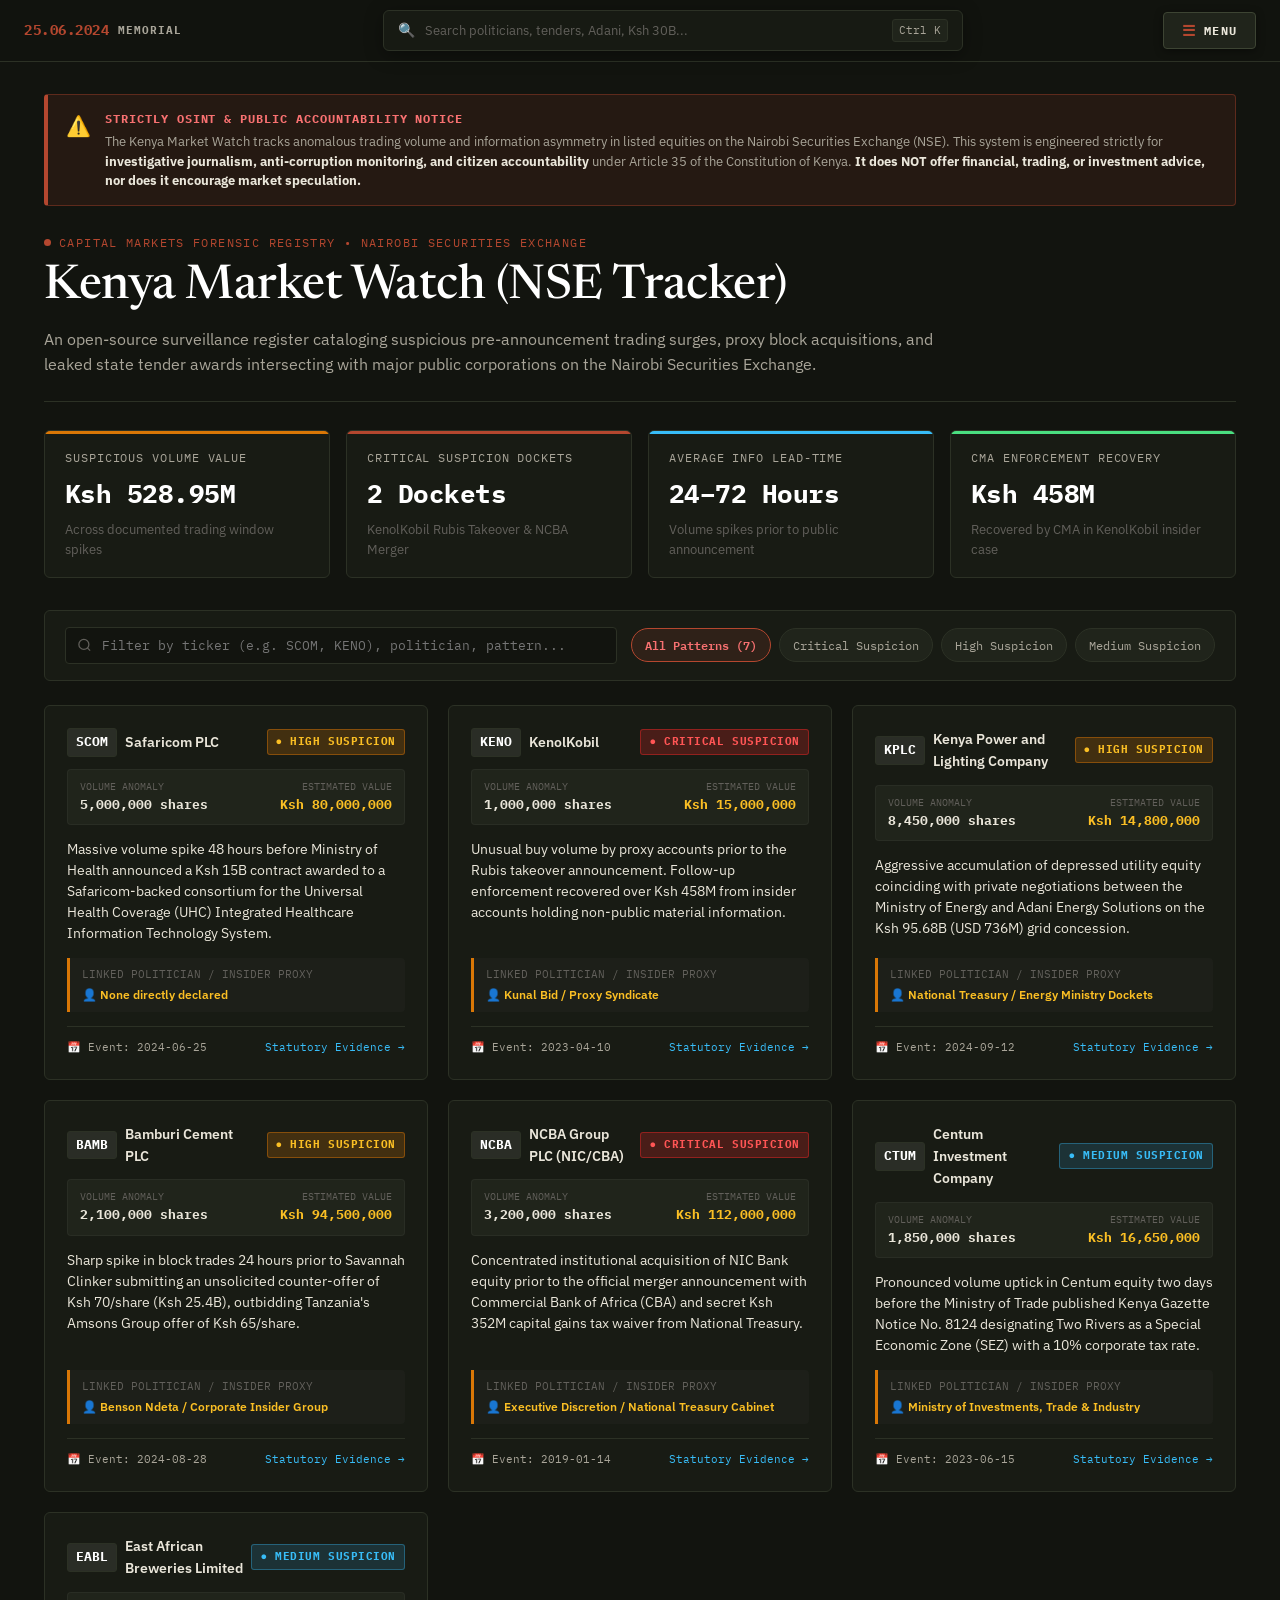
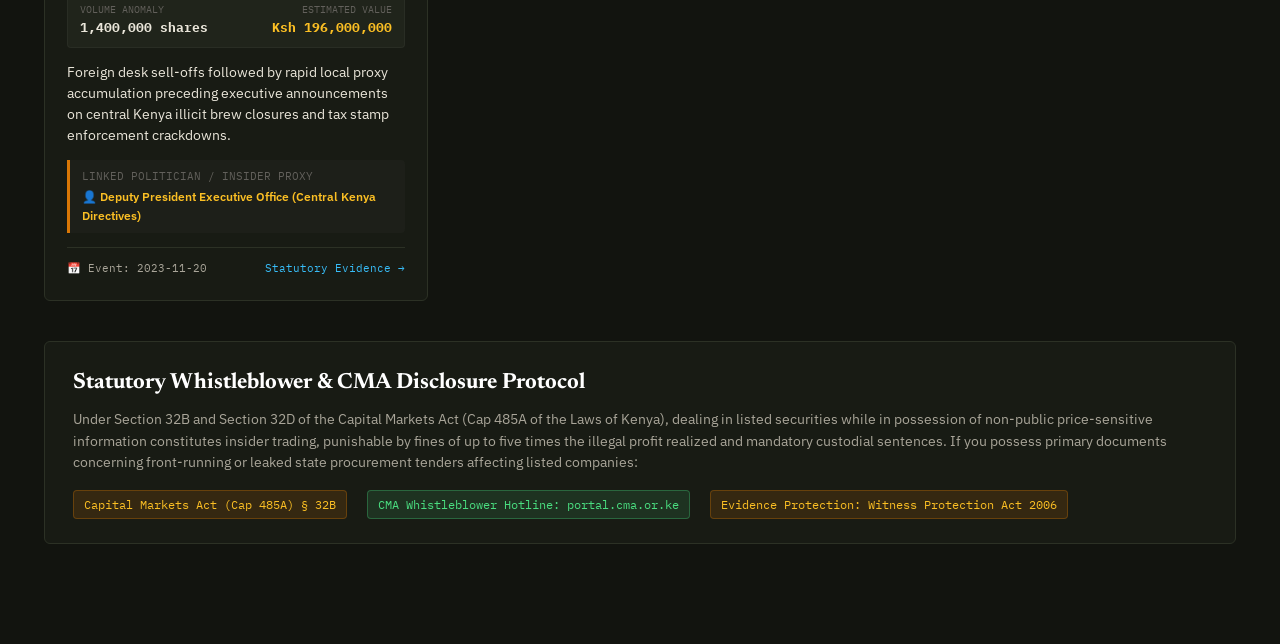
<file: nse-tracker.html>
<!DOCTYPE html>
<html lang="en">
<head>
  <meta charset="UTF-8">
  <meta name="viewport" content="width=device-width, initial-scale=1.0">
  <title>Kenya Market Watch (NSE Tracker) — Suspicious Trade Patterns &amp; Insider Anomalies</title>
  <link rel="preconnect" href="https://fonts.googleapis.com">
  <link rel="preconnect" href="https://fonts.gstatic.com" crossorigin>
  <link href="https://fonts.googleapis.com/css2?family=Newsreader:ital,opsz,wght@0,6..72,400;0,6..72,500;0,6..72,600;1,6..72,400&family=IBM+Plex+Sans:wght@400;500;600;700&family=IBM+Plex+Mono:wght@400;500;600;700&display=swap" rel="stylesheet">
  <link rel="stylesheet" href="global-search.css">
  <style>
    :root {
      --bg: #12140F;
      --surface: #181B14;
      --surface-elevated: #20241B;
      --surface-hover: #262c20;
      --border: #2C3125;
      --border-highlight: #3D4433;
      --crimson: #B4472F;
      --crimson-soft: #f87171;
      --crimson-dim: rgba(180, 71, 47, 0.15);
      --amber: #D97706;
      --amber-soft: #fbbf24;
      --amber-dim: rgba(217, 119, 6, 0.15);
      --cyan: #38bdf8;
      --cyan-dim: rgba(56, 189, 248, 0.12);
      --green: #6C7A5A;
      --green-bright: #4ade80;
      --green-dim: rgba(74, 222, 128, 0.12);
      --paper: #EAE6DA;
      --paper-dim: #A9A599;
      --paper-dark: #62605B;
      --font-serif: 'Newsreader', Georgia, serif;
      --font-sans: 'IBM Plex Sans', -apple-system, BlinkMacSystemFont, sans-serif;
      --font-mono: 'IBM Plex Mono', monospace;
    }

    * { box-sizing: border-box; margin: 0; padding: 0; }
    html { scroll-behavior: smooth; }
    body {
      background-color: var(--bg);
      color: var(--paper);
      font-family: var(--font-sans);
      line-height: 1.6;
      padding: 0 0 100px;
    }

    /* Pinned Navigation */
    .top-nav {
      background: rgba(24, 27, 20, 0.95);
      border-bottom: 1px solid var(--border);
      padding: 10px 24px;
      font-size: 13px;
      display: flex;
      justify-content: space-between;
      align-items: center;
      position: sticky;
      top: 0;
      z-index: 100;
      backdrop-filter: blur(12px);
      gap: 16px;
    }
    .nav-brand {
      font-family: var(--font-mono);
      font-weight: 600;
      color: var(--paper);
      text-decoration: none;
      display: flex;
      align-items: center;
      gap: 8px;
      white-space: nowrap;
    }
    .nav-brand span { color: var(--crimson); }
    .nav-search-wrap {
      flex: 1;
      max-width: 480px;
    }
    .nav-links { display: flex; gap: 12px; align-items: center; white-space: nowrap; }
    .nav-link {
      color: var(--paper-dim);
      text-decoration: none;
      font-size: 12.5px;
      font-family: var(--font-mono);
      transition: color 0.2s;
    }
    .nav-link:hover, .nav-link.active { color: var(--paper); }
    .nav-link.active { color: #fff; font-weight: 600; }
    .nav-btn-graph {
      background: var(--cyan-dim);
      border: 1px solid rgba(56, 189, 248, 0.35);
      color: var(--cyan);
      padding: 5px 12px;
      border-radius: 4px;
      font-family: var(--font-mono);
      font-size: 11.5px;
      text-decoration: none;
      display: inline-flex;
      align-items: center;
      gap: 6px;
      transition: all 0.2s;
    }
    .nav-btn-graph:hover {
      background: rgba(56, 189, 248, 0.22);
      border-color: var(--cyan);
    }
    .random-btn {
      background: rgba(217, 119, 6, 0.15);
      border: 1px solid rgba(217, 119, 6, 0.4);
      color: var(--amber-soft);
      padding: 5px 11px;
      border-radius: 4px;
      font-family: var(--font-mono);
      font-size: 11.5px;
      cursor: pointer;
      display: inline-flex;
      align-items: center;
      gap: 5px;
      transition: all 0.2s;
    }
    .random-btn:hover {
      background: rgba(217, 119, 6, 0.28);
      border-color: var(--amber);
      color: #fff;
    }

    .container {
      max-width: 1240px;
      margin: 0 auto;
      padding: 32px 24px 0;
    }

    /* Disclaimer Banner */
    .osint-notice-banner {
      background: rgba(180, 71, 47, 0.12);
      border: 1px solid rgba(180, 71, 47, 0.4);
      border-left: 4px solid var(--crimson);
      border-radius: 4px;
      padding: 14px 18px;
      margin-bottom: 28px;
      display: flex;
      align-items: flex-start;
      gap: 14px;
    }
    .notice-icon {
      font-size: 20px;
      flex-shrink: 0;
      margin-top: 1px;
    }
    .notice-title {
      font-family: var(--font-mono);
      font-size: 12px;
      font-weight: 700;
      color: var(--crimson-soft);
      text-transform: uppercase;
      letter-spacing: 0.08em;
      margin-bottom: 4px;
    }
    .notice-desc {
      font-size: 13px;
      color: var(--paper-dim);
      line-height: 1.5;
    }
    .notice-desc strong {
      color: var(--paper);
    }

    /* Header */
    .header-section {
      margin-bottom: 28px;
      border-bottom: 1px solid var(--border);
      padding-bottom: 24px;
    }
    .kicker {
      font-family: var(--font-mono);
      font-size: 11.5px;
      color: var(--crimson);
      text-transform: uppercase;
      letter-spacing: 0.12em;
      margin-bottom: 8px;
      display: flex;
      align-items: center;
      gap: 8px;
    }
    .kicker::before {
      content: "";
      display: inline-block;
      width: 7px;
      height: 7px;
      background: var(--crimson);
      border-radius: 50%;
    }
    h1.main-title {
      font-family: var(--font-serif);
      font-size: clamp(32px, 4.8vw, 48px);
      font-weight: 500;
      line-height: 1.15;
      color: #fff;
      margin-bottom: 12px;
      letter-spacing: -0.01em;
    }
    .subtitle {
      color: var(--paper-dim);
      font-size: 15.5px;
      max-width: 900px;
      line-height: 1.6;
    }

    /* Telemetry KPI Grid */
    .telemetry-grid {
      display: grid;
      grid-template-columns: repeat(auto-fit, minmax(240px, 1fr));
      gap: 16px;
      margin-bottom: 32px;
    }
    .stat-card {
      background: var(--surface);
      border: 1px solid var(--border);
      border-radius: 6px;
      padding: 18px 20px;
      position: relative;
      overflow: hidden;
      transition: border-color 0.2s;
    }
    .stat-card:hover { border-color: var(--border-highlight); }
    .stat-card::before {
      content: "";
      position: absolute;
      top: 0; left: 0; right: 0;
      height: 3px;
    }
    .card-val::before { background: var(--amber); }
    .card-crit::before { background: var(--crimson); }
    .card-lead::before { background: var(--cyan); }
    .card-cma::before { background: var(--green-bright); }

    .stat-label {
      font-family: var(--font-mono);
      font-size: 11.5px;
      color: var(--paper-dim);
      text-transform: uppercase;
      letter-spacing: 0.08em;
      margin-bottom: 6px;
    }
    .stat-value {
      font-family: var(--font-mono);
      font-size: 26px;
      font-weight: 700;
      color: #fff;
      margin-bottom: 4px;
      letter-spacing: -0.02em;
    }
    .stat-sub {
      font-size: 12.5px;
      color: var(--paper-dark);
    }

    /* Filter Bar */
    .filter-bar {
      background: var(--surface);
      border: 1px solid var(--border);
      border-radius: 6px;
      padding: 16px 20px;
      margin-bottom: 24px;
      display: flex;
      flex-wrap: wrap;
      gap: 14px;
      justify-content: space-between;
      align-items: center;
    }
    .search-input-wrap {
      position: relative;
      flex: 1;
      min-width: 260px;
    }
    .search-input-wrap svg {
      position: absolute;
      left: 12px;
      top: 50%;
      transform: translateY(-50%);
      color: var(--paper-dark);
      pointer-events: none;
    }
    .tracker-search-input {
      width: 100%;
      background: var(--bg);
      border: 1px solid var(--border);
      color: var(--paper);
      font-family: var(--font-mono);
      font-size: 13px;
      padding: 9px 12px 9px 36px;
      border-radius: 4px;
      outline: none;
      transition: all 0.2s;
    }
    .tracker-search-input:focus {
      border-color: var(--crimson);
      box-shadow: 0 0 0 2px var(--crimson-dim);
    }
    .chips-group {
      display: flex;
      flex-wrap: wrap;
      gap: 8px;
    }
    .chip {
      background: var(--surface-elevated);
      border: 1px solid var(--border);
      color: var(--paper-dim);
      padding: 6px 13px;
      border-radius: 20px;
      font-size: 12px;
      font-family: var(--font-mono);
      cursor: pointer;
      transition: all 0.2s;
    }
    .chip:hover {
      border-color: var(--border-highlight);
      color: var(--paper);
    }
    .chip.active {
      background: var(--crimson-dim);
      border-color: var(--crimson);
      color: var(--crimson-soft);
      font-weight: 600;
    }

    /* Anomaly Cards Grid */
    .anomaly-grid {
      display: grid;
      grid-template-columns: repeat(auto-fill, minmax(380px, 1fr));
      gap: 20px;
      margin-bottom: 40px;
    }
    .anomaly-card {
      background: var(--surface);
      border: 1px solid var(--border);
      border-radius: 6px;
      padding: 22px;
      display: flex;
      flex-direction: column;
      position: relative;
      transition: transform 0.2s ease, border-color 0.2s ease;
    }
    .anomaly-card:hover {
      transform: translateY(-2px);
      border-color: var(--border-highlight);
    }

    .card-top {
      display: flex;
      justify-content: space-between;
      align-items: center;
      margin-bottom: 12px;
      gap: 8px;
    }
    .ticker-wrap {
      display: flex;
      align-items: center;
      gap: 8px;
    }
    .ticker-symbol {
      font-family: var(--font-mono);
      font-size: 13px;
      font-weight: 700;
      color: #fff;
      background: rgba(255, 255, 255, 0.08);
      padding: 3px 8px;
      border-radius: 3px;
      border: 1px solid var(--border);
    }
    .company-title {
      font-size: 14px;
      font-weight: 600;
      color: var(--paper);
    }

    /* Severity badges */
    .badge-suspicion {
      font-family: var(--font-mono);
      font-size: 11px;
      font-weight: 700;
      padding: 3px 8px;
      border-radius: 3px;
      letter-spacing: 0.05em;
      white-space: nowrap;
    }
    .suspicion-CRITICAL {
      background: rgba(220, 38, 38, 0.25);
      color: #ff5555;
      border: 1px solid rgba(220, 38, 38, 0.5);
      animation: pulseAlert 2.5s infinite;
    }
    .suspicion-HIGH {
      background: rgba(217, 119, 6, 0.22);
      color: var(--amber-soft);
      border: 1px solid rgba(217, 119, 6, 0.45);
    }
    .suspicion-MEDIUM {
      background: rgba(56, 189, 248, 0.15);
      color: var(--cyan);
      border: 1px solid rgba(56, 189, 248, 0.35);
    }

    @keyframes pulseAlert {
      0%, 100% { box-shadow: 0 0 0 0 rgba(220, 38, 38, 0); }
      50% { box-shadow: 0 0 8px 1px rgba(220, 38, 38, 0.35); }
    }

    /* Trading volume stats bar */
    .trade-volume-bar {
      display: flex;
      justify-content: space-between;
      align-items: center;
      background: var(--surface-elevated);
      border: 1px solid rgba(255, 255, 255, 0.04);
      border-radius: 4px;
      padding: 9px 12px;
      margin-bottom: 14px;
      font-family: var(--font-mono);
      font-size: 12px;
    }
    .vol-col { display: flex; flex-direction: column; }
    .vol-label { font-size: 10px; color: var(--paper-dark); text-transform: uppercase; }
    .vol-val { font-size: 13px; font-weight: 700; color: var(--paper); }
    .val-val { font-size: 13px; font-weight: 700; color: var(--amber-soft); }

    .pattern-desc {
      font-size: 13.5px;
      color: var(--paper);
      line-height: 1.55;
      margin-bottom: 14px;
      flex: 1;
    }

    /* Linked insider box */
    .insider-row {
      background: rgba(255, 255, 255, 0.02);
      border-left: 3px solid var(--amber);
      padding: 8px 12px;
      border-radius: 0 4px 4px 0;
      margin-bottom: 14px;
      font-size: 12px;
    }
    .insider-label {
      font-family: var(--font-mono);
      font-size: 10.5px;
      color: var(--paper-dark);
      text-transform: uppercase;
      margin-bottom: 2px;
    }
    .insider-name {
      color: var(--amber-soft);
      font-weight: 600;
    }

    .card-footer {
      border-top: 1px solid var(--border);
      padding-top: 12px;
      display: flex;
      justify-content: space-between;
      align-items: center;
      font-family: var(--font-mono);
      font-size: 11px;
    }
    .trade-date {
      color: var(--paper-dim);
    }
    .reg-link {
      color: var(--cyan);
      text-decoration: none;
      display: inline-flex;
      align-items: center;
      gap: 3px;
      transition: color 0.2s;
    }
    .reg-link:hover { text-decoration: underline; color: #fff; }

    /* Whistleblower Protocol Box */
    .protocol-box {
      background: var(--surface);
      border: 1px solid var(--border);
      border-radius: 6px;
      padding: 24px 28px;
      margin-top: 40px;
    }
    .protocol-title {
      font-family: var(--font-serif);
      font-size: 22px;
      color: #fff;
      margin-bottom: 8px;
    }
    .protocol-text {
      font-size: 13.5px;
      color: var(--paper-dim);
      line-height: 1.6;
      margin-bottom: 16px;
    }
    .protocol-meta {
      display: flex;
      gap: 20px;
      flex-wrap: wrap;
      font-family: var(--font-mono);
      font-size: 12px;
    }
    .meta-tag-law {
      color: var(--amber-soft);
      background: var(--amber-dim);
      border: 1px solid rgba(217, 119, 6, 0.3);
      padding: 4px 10px;
      border-radius: 4px;
    }
    .meta-tag-cma {
      color: var(--green-bright);
      background: var(--green-dim);
      border: 1px solid rgba(74, 222, 128, 0.3);
      padding: 4px 10px;
      border-radius: 4px;
    }

    .empty-state {
      text-align: center;
      padding: 60px 20px;
      color: var(--paper-dim);
      font-family: var(--font-mono);
      grid-column: 1 / -1;
    }

    @media (max-width: 860px) {
      .top-nav { flex-wrap: wrap; }
      .nav-search-wrap { order: 3; max-width: 100%; width: 100%; }
      .anomaly-grid { grid-template-columns: 1fr; }
    }
  </style>
</head>
<body>

  <!-- Top Sticky Navigation Bar -->
    <!-- Unified Global Top Navigation Bar -->
  <nav class="top-nav" id="site-top-nav">
    <div class="nav-brand-wrap">
      <a href="index.html" class="nav-brand">
        <span class="brand-num">25.06.2024</span>
        <span class="brand-tag">MEMORIAL</span>
      </a>
    </div>

    <div class="nav-search-dock">
      <div class="global-search-component">
        <div class="search-input-wrapper">
          <span class="search-icon-prefix">🔍</span>
          <input type="text" class="global-search-input" placeholder="Search politicians, tenders, Adani, Ksh 30B..." autocomplete="off">
          <span class="search-kbd-shortcut">Ctrl K</span>
        </div>
      </div>
    </div>

    <div class="nav-menu-wrap">
      <button id="site-menu-btn" class="site-menu-btn" aria-haspopup="true" aria-expanded="false" onclick="toggleSiteMenu(event)" aria-label="Open navigation menu">
        <span class="menu-icon">☰</span>
        <span class="menu-text">MENU</span>
      </button>
    </div>
  </nav>

  <!-- Unified Categorized Navigation Overlay (Drawer / Modal) -->
  <div id="site-menu-overlay" class="site-menu-overlay" onclick="closeSiteMenu(event)" aria-hidden="true">
    <div class="site-menu-panel" onclick="event.stopPropagation()" role="dialog" aria-modal="true" aria-label="Main Navigation Menu">
      <div class="site-menu-header">
        <div class="menu-header-brand">
          <span class="menu-header-kicker">25.06.2024 ARCHIVE</span>
          <h3 class="menu-header-title">ARCHIVE &amp; INVESTIGATIVE TOOLS</h3>
        </div>
        <button class="site-menu-close" onclick="closeSiteMenu(event)" aria-label="Close menu">&times;</button>
      </div>

      <div class="site-menu-body">
        <!-- CATEGORY 1: INTELLIGENCE -->
        <section class="menu-category-section">
          <div class="category-title">
            <span class="cat-pill intel-pill">INTELLIGENCE</span>
            <span class="cat-desc">Forensic dossiers, asset tracking &amp; sovereign financial ledgers</span>
          </div>
          <div class="category-grid">
            <a href="promises-plunder.html" class="menu-item-card">
              <span class="item-card-icon">📜</span>
              <div class="item-card-content">
                <div class="item-card-heading">Promises &amp; Plunder</div>
                <div class="item-card-sub">Executive manifestos vs verified broken pledges</div>
              </div>
            </a>
            <a href="money-trail.html" class="menu-item-card">
              <span class="item-card-icon">💰</span>
              <div class="item-card-content">
                <div class="item-card-heading">Money Trail</div>
                <div class="item-card-sub">Sovereign capital ledger, KETRACO, Adani &amp; pending bills</div>
              </div>
            </a>
            <a href="nairobi-property.html" class="menu-item-card">
              <span class="item-card-icon">🏛️</span>
              <div class="item-card-content">
                <div class="item-card-heading">Nairobi Property</div>
                <div class="item-card-sub">Real estate dossiers, Muthaiga, Karen &amp; grabbed public land</div>
              </div>
            </a>
            <a href="nse-tracker.html" class="menu-item-card">
              <span class="item-card-icon">📈</span>
              <div class="item-card-content">
                <div class="item-card-heading">NSE Tracker</div>
                <div class="item-card-sub">Market Watch, trade volume anomalies &amp; suspicious spikes</div>
              </div>
            </a>
            <a href="nse-ledger.html" class="menu-item-card">
              <span class="item-card-icon">📑</span>
              <div class="item-card-content">
                <div class="item-card-heading">NSE Corporate Ledger</div>
                <div class="item-card-sub">Listed corporate concessions, state tenders &amp; insider ties</div>
              </div>
            </a>
            <a href="scandal-graph.html" class="menu-item-card">
              <span class="item-card-icon">🕸️</span>
              <div class="item-card-content">
                <div class="item-card-heading">Scandal Graph</div>
                <div class="item-card-sub">Interactive force-directed node map of state capture cartels</div>
              </div>
            </a>
          </div>
        </section>

        <!-- CATEGORY 2: GAMES -->
        <section class="menu-category-section">
          <div class="category-title">
            <span class="cat-pill games-pill">GAMES</span>
            <span class="cat-desc">Interactive psychological &amp; procurement simulations</span>
          </div>
          <div class="category-grid">
            <a href="tender.html" class="menu-item-card card-tender">
              <span class="item-card-icon" style="color:#3ddc84;">⚖️</span>
              <div class="item-card-content">
                <div class="item-card-heading" style="color:#86efac;">The Tender <span class="card-badge badge-green">PAPERS, PLEASE</span></div>
                <div class="item-card-sub">Bureaucratic PPRA procurement desk survival game</div>
              </div>
            </a>
            <a href="vigil.html" class="menu-item-card card-vigil">
              <span class="item-card-icon" style="color:#ff6a4a;">👁</span>
              <div class="item-card-content">
                <div class="item-card-heading" style="color:#ff8870;">Play Vigil <span class="card-badge badge-red">3 AM SURVIVAL</span></div>
                <div class="item-card-sub">Psychological surveillance QTE and stealth survival game</div>
              </div>
            </a>
          </div>
        </section>

        <!-- CATEGORY 3: ACTION -->
        <section class="menu-category-section">
          <div class="category-title">
            <span class="cat-pill action-pill">ACTION</span>
            <span class="cat-desc">Immediate investigator triggers &amp; whistleblower submissions</span>
          </div>
          <div class="category-grid">
            <button class="menu-item-card card-action-btn" onclick="handleMenuExposeRandom()">
              <span class="item-card-icon" style="color:#facc15;">🎲</span>
              <div class="item-card-content">
                <div class="item-card-heading" style="color:#fde047;">Expose Random Politician</div>
                <div class="item-card-sub">Instant roulette across verified national &amp; county dossiers</div>
              </div>
            </button>
            <a href="contribute.html" class="menu-item-card">
              <span class="item-card-icon" style="color:#38bdf8;">✍</span>
              <div class="item-card-content">
                <div class="item-card-heading" style="color:#7dd3fc;">Contribute</div>
                <div class="item-card-sub">Submit whistleblower evidence or open GitHub pull requests</div>
              </div>
            </a>
            <button class="menu-item-card card-action-btn" onclick="handleMenuToggleSoundtrack()">
              <span class="item-card-icon" style="color:#f43f5e;">🎵</span>
              <div class="item-card-content">
                <div class="item-card-heading">Toggle Soundtrack <span id="menu-soundtrack-badge" class="card-badge badge-cyan">AUDIO</span></div>
                <div class="item-card-sub">Stream resistance audio and memorial ambient soundscape</div>
              </div>
            </button>
          </div>
        </section>
      </div>

      <div class="site-menu-footer">
        <span>25.06.2024 MEMORIAL ARCHIVE &bull; NAIROBI, KENYA</span>
        <span>Press <strong>ESC</strong> to close &bull; <strong>Ctrl + K</strong> to search</span>
      </div>
    </div>
  </div>

  <div class="container">
    <!-- Mandatory OSINT & Public Accountability Disclaimer -->
    <div class="osint-notice-banner">
      <div class="notice-icon">⚠️</div>
      <div>
        <div class="notice-title">Strictly OSINT &amp; Public Accountability Notice</div>
        <div class="notice-desc">
          The Kenya Market Watch tracks anomalous trading volume and information asymmetry in listed equities on the Nairobi Securities Exchange (NSE). This system is engineered strictly for <strong>investigative journalism, anti-corruption monitoring, and citizen accountability</strong> under Article 35 of the Constitution of Kenya. <strong>It does NOT offer financial, trading, or investment advice, nor does it encourage market speculation.</strong>
        </div>
      </div>
    </div>

    <!-- Header Section -->
    <header class="header-section">
      <div class="kicker">Capital Markets Forensic Registry &bull; Nairobi Securities Exchange</div>
      <h1 class="main-title">Kenya Market Watch (NSE Tracker)</h1>
      <p class="subtitle">An open-source surveillance register cataloging suspicious pre-announcement trading surges, proxy block acquisitions, and leaked state tender awards intersecting with major public corporations on the Nairobi Securities Exchange.</p>
    </header>

    <!-- Telemetry Cards -->
    <section class="telemetry-grid">
      <div class="stat-card card-val">
        <div class="stat-label">Suspicious Volume Value</div>
        <div class="stat-value" id="kpi-trade-val">Ksh 448.95M</div>
        <div class="stat-sub">Across documented trading window spikes</div>
      </div>
      <div class="stat-card card-crit">
        <div class="stat-label">Critical Suspicion Dockets</div>
        <div class="stat-value" id="kpi-crit-count">2 Dockets</div>
        <div class="stat-sub">KenolKobil Rubis Takeover &amp; NCBA Merger</div>
      </div>
      <div class="stat-card card-lead">
        <div class="stat-label">Average Info Lead-Time</div>
        <div class="stat-value">24–72 Hours</div>
        <div class="stat-sub">Volume spikes prior to public announcement</div>
      </div>
      <div class="stat-card card-cma">
        <div class="stat-label">CMA Enforcement Recovery</div>
        <div class="stat-value">Ksh 458M</div>
        <div class="stat-sub">Recovered by CMA in KenolKobil insider case</div>
      </div>
    </section>

    <!-- Filter & Search Controls -->
    <section class="filter-bar">
      <div class="search-input-wrap">
        <svg width="15" height="15" viewBox="0 0 24 24" fill="none" stroke="currentColor" stroke-width="2">
          <circle cx="11" cy="11" r="8"></circle>
          <line x1="21" y1="21" x2="16.65" y2="16.65"></line>
        </svg>
        <input 
          type="text" 
          id="pattern-search-input" 
          class="tracker-search-input" 
          placeholder="Filter by ticker (e.g. SCOM, KENO), politician, pattern..."
        >
      </div>

      <div class="chips-group" id="filter-chips">
        <button class="chip active" data-filter="all">All Patterns (<span id="count-all">7</span>)</button>
        <button class="chip" data-filter="CRITICAL">Critical Suspicion</button>
        <button class="chip" data-filter="HIGH">High Suspicion</button>
        <button class="chip" data-filter="MEDIUM">Medium Suspicion</button>
      </div>
    </section>

    <!-- Suspicious Trade Cards Grid -->
    <section class="anomaly-grid" id="anomaly-cards-container">
      <!-- Injected via JavaScript -->
    </section>

    <!-- Whistleblower & Legal Disclosure Protocol -->
    <section class="protocol-box">
      <h2 class="protocol-title">Statutory Whistleblower &amp; CMA Disclosure Protocol</h2>
      <p class="protocol-text">
        Under Section 32B and Section 32D of the Capital Markets Act (Cap 485A of the Laws of Kenya), dealing in listed securities while in possession of non-public price-sensitive information constitutes insider trading, punishable by fines of up to five times the illegal profit realized and mandatory custodial sentences. If you possess primary documents concerning front-running or leaked state procurement tenders affecting listed companies:
      </p>
      <div class="protocol-meta">
        <span class="meta-tag-law">Capital Markets Act (Cap 485A) &sect; 32B</span>
        <span class="meta-tag-cma">CMA Whistleblower Hotline: portal.cma.or.ke</span>
        <span class="meta-tag-law">Evidence Protection: Witness Protection Act 2006</span>
      </div>
    </section>
  </div>

  <script src="global-search.js"></script>
  <script>
    let marketData = [];
    let activeFilter = 'all';
    let searchQuery = '';

    async function initMarketWatch() {
      try {
        const res = await fetch('public/api/market-watch.json');
        if (!res.ok) throw new Error(`HTTP ${res.status}`);
        marketData = await res.json();
      } catch (err) {
        console.warn('Fallback loading public/api/market-watch.json:', err);
        try {
          const res2 = await fetch('api/market-watch.json');
          marketData = await res2.json();
        } catch (e2) {
          console.error('Failed to load market-watch data:', e2);
          document.getElementById('anomaly-cards-container').innerHTML = 
            '<div class="empty-state">Failed to load Market Watch dossiers. Please verify network or API.</div>';
          return;
        }
      }

      updateKPIs();
      renderAnomalyCards();
      setupEventListeners();
    }

    function updateKPIs() {
      // Parse values
      let totalNumeric = 0;
      let critCount = 0;

      marketData.forEach(item => {
        const clean = (item.value_ksh || '').replace(/,/g, '').trim();
        const num = parseFloat(clean) || 0;
        totalNumeric += num;
        if (item.suspicion_level === 'CRITICAL') critCount++;
      });

      const totalM = (totalNumeric / 1e6).toFixed(2);
      document.getElementById('kpi-trade-val').textContent = `Ksh ${totalM}M`;
      document.getElementById('kpi-crit-count').textContent = `${critCount} Dockets`;
      document.getElementById('count-all').textContent = marketData.length;
    }

    function renderAnomalyCards() {
      const container = document.getElementById('anomaly-cards-container');
      container.innerHTML = '';

      let filtered = marketData.filter(item => {
        const textMatch = (
          (item.company || '').toLowerCase().includes(searchQuery) ||
          (item.ticker || '').toLowerCase().includes(searchQuery) ||
          (item.pattern_detected || '').toLowerCase().includes(searchQuery) ||
          (item.linked_politician || '').toLowerCase().includes(searchQuery) ||
          (item.suspicion_level || '').toLowerCase().includes(searchQuery) ||
          (item.notes || '').toLowerCase().includes(searchQuery)
        );
        if (!textMatch) return false;

        if (activeFilter === 'CRITICAL') return item.suspicion_level === 'CRITICAL';
        if (activeFilter === 'HIGH') return item.suspicion_level === 'HIGH';
        if (activeFilter === 'MEDIUM') return item.suspicion_level === 'MEDIUM';
        return true;
      });

      if (filtered.length === 0) {
        container.innerHTML = `
          <div class="empty-state">
            <p style="font-size: 16px; margin-bottom: 8px;">No suspicious trade patterns match your filter.</p>
            <p style="color: var(--paper-dark); font-size: 12.5px;">Try resetting search terms or selecting 'All Patterns'.</p>
          </div>
        `;
        return;
      }

      filtered.forEach(trade => {
        const volFormatted = (trade.volume || 0).toLocaleString();
        const level = trade.suspicion_level || 'HIGH';
        const card = document.createElement('article');
        card.className = 'anomaly-card';

        card.innerHTML = `
          <div class="card-top">
            <div class="ticker-wrap">
              <span class="ticker-symbol">${trade.ticker}</span>
              <span class="company-title">${trade.company}</span>
            </div>
            <span class="badge-suspicion suspicion-${level}">● ${level} SUSPICION</span>
          </div>

          <div class="trade-volume-bar">
            <div class="vol-col">
              <span class="vol-label">Volume Anomaly</span>
              <span class="vol-val">${volFormatted} shares</span>
            </div>
            <div class="vol-col" style="text-align:right;">
              <span class="vol-label">Estimated Value</span>
              <span class="val-val">Ksh ${trade.value_ksh}</span>
            </div>
          </div>

          <p class="pattern-desc">${trade.pattern_detected}</p>

          <div class="insider-row">
            <div class="insider-label">Linked Politician / Insider Proxy</div>
            <div class="insider-name">👤 ${trade.linked_politician || 'Under CMA Review'}</div>
          </div>

          <div class="card-footer">
            <span class="trade-date">📅 Event: ${trade.date}</span>
            ${trade.evidence_url ? `
              <a href="${trade.evidence_url}" target="_blank" rel="noopener noreferrer" class="reg-link">
                Statutory Evidence &rarr;
              </a>
            ` : '<span style="color:var(--paper-dark);">Verified Public Hansard</span>'}
          </div>
        `;

        container.appendChild(card);
      });
    }

    function setupEventListeners() {
      const searchInput = document.getElementById('pattern-search-input');
      if (searchInput) {
        searchInput.addEventListener('input', (e) => {
          searchQuery = e.target.value.trim().toLowerCase();
          renderAnomalyCards();
        });
      }

      const chips = document.querySelectorAll('#filter-chips .chip');
      chips.forEach(chip => {
        chip.addEventListener('click', () => {
          chips.forEach(c => c.classList.remove('active'));
          chip.classList.add('active');
          activeFilter = chip.getAttribute('data-filter');
          renderAnomalyCards();
        });
      });
    }

    async function exposeRandomPolitician() {
      try {
        const res = await fetch('public/api/politicians/index.json');
        const slugs = await res.json();
        const rand = slugs[Math.floor(Math.random() * slugs.length)];
        window.location.href = `profile.html?id=${rand}`;
      } catch (e) {
        window.location.href = 'profile.html?id=william-ruto';
      }
    }

    document.addEventListener('DOMContentLoaded', initMarketWatch);
  </script>
</body>
</html>
</file>
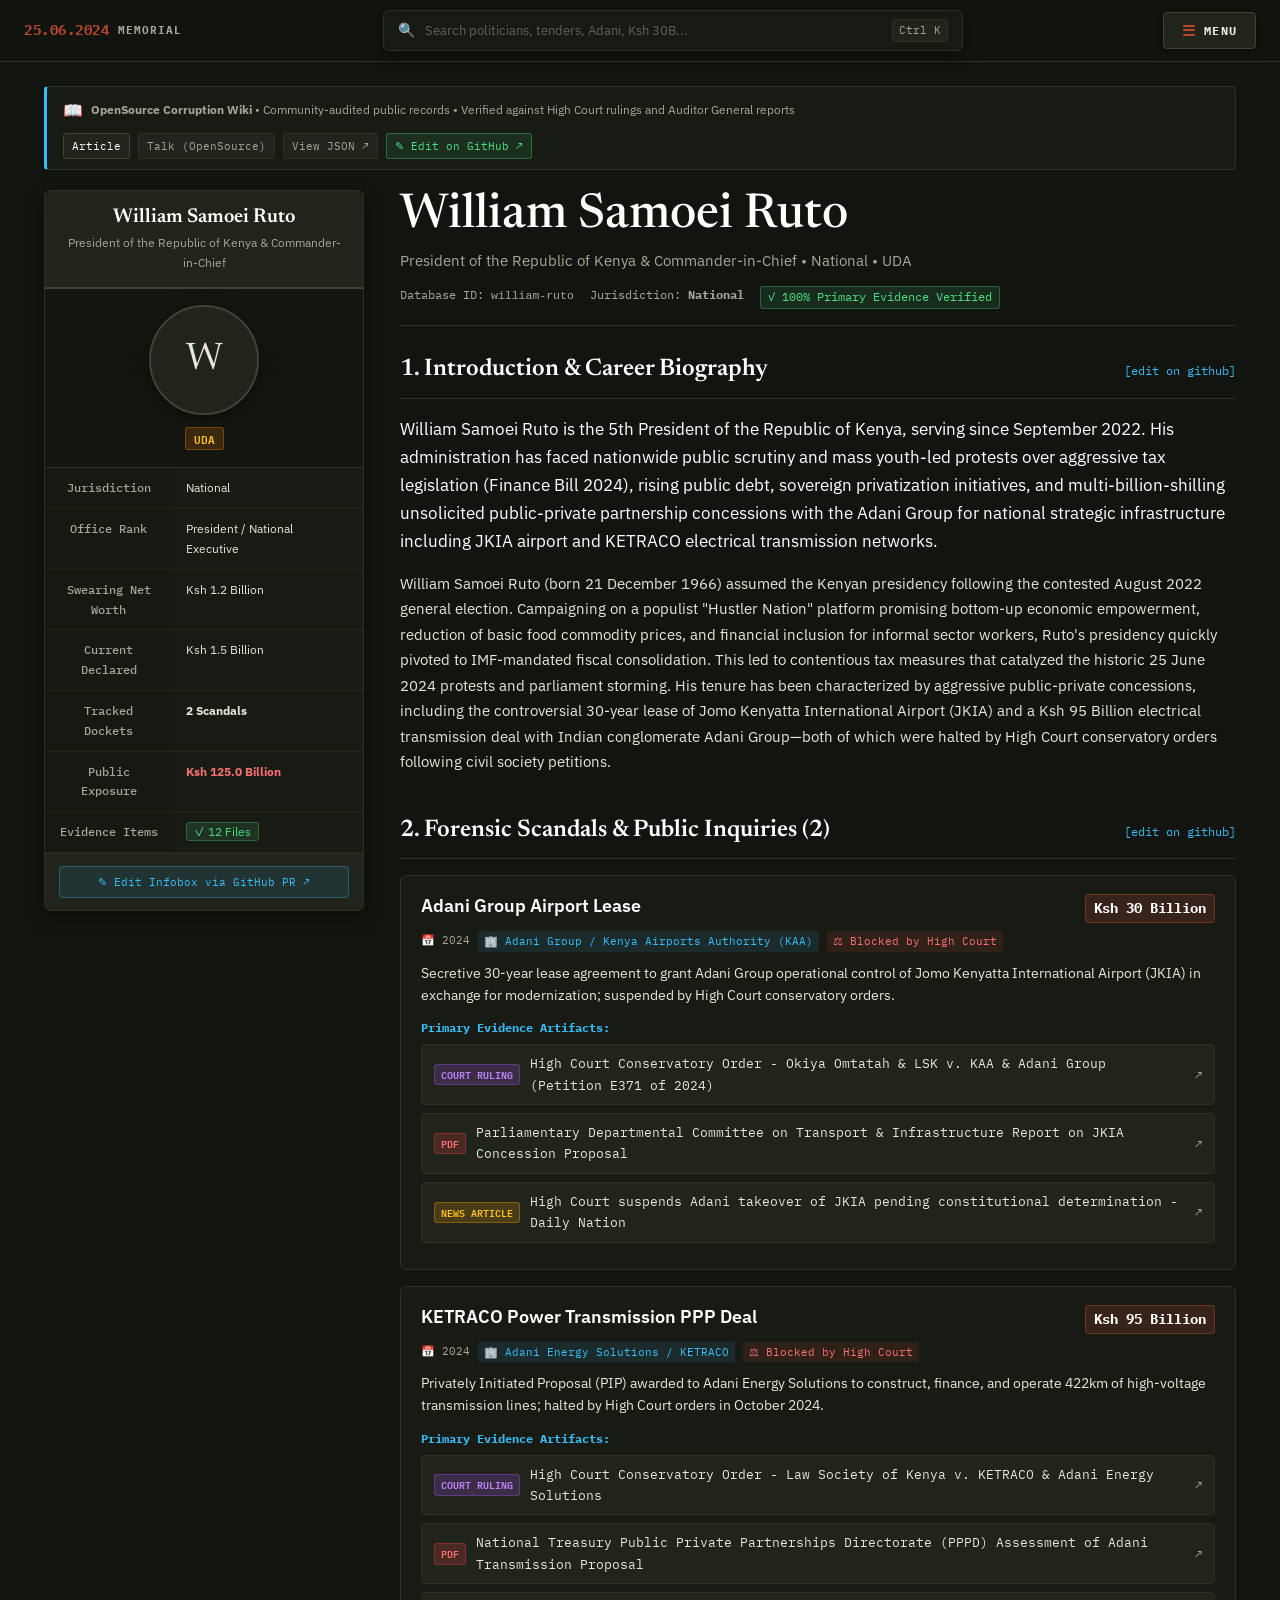
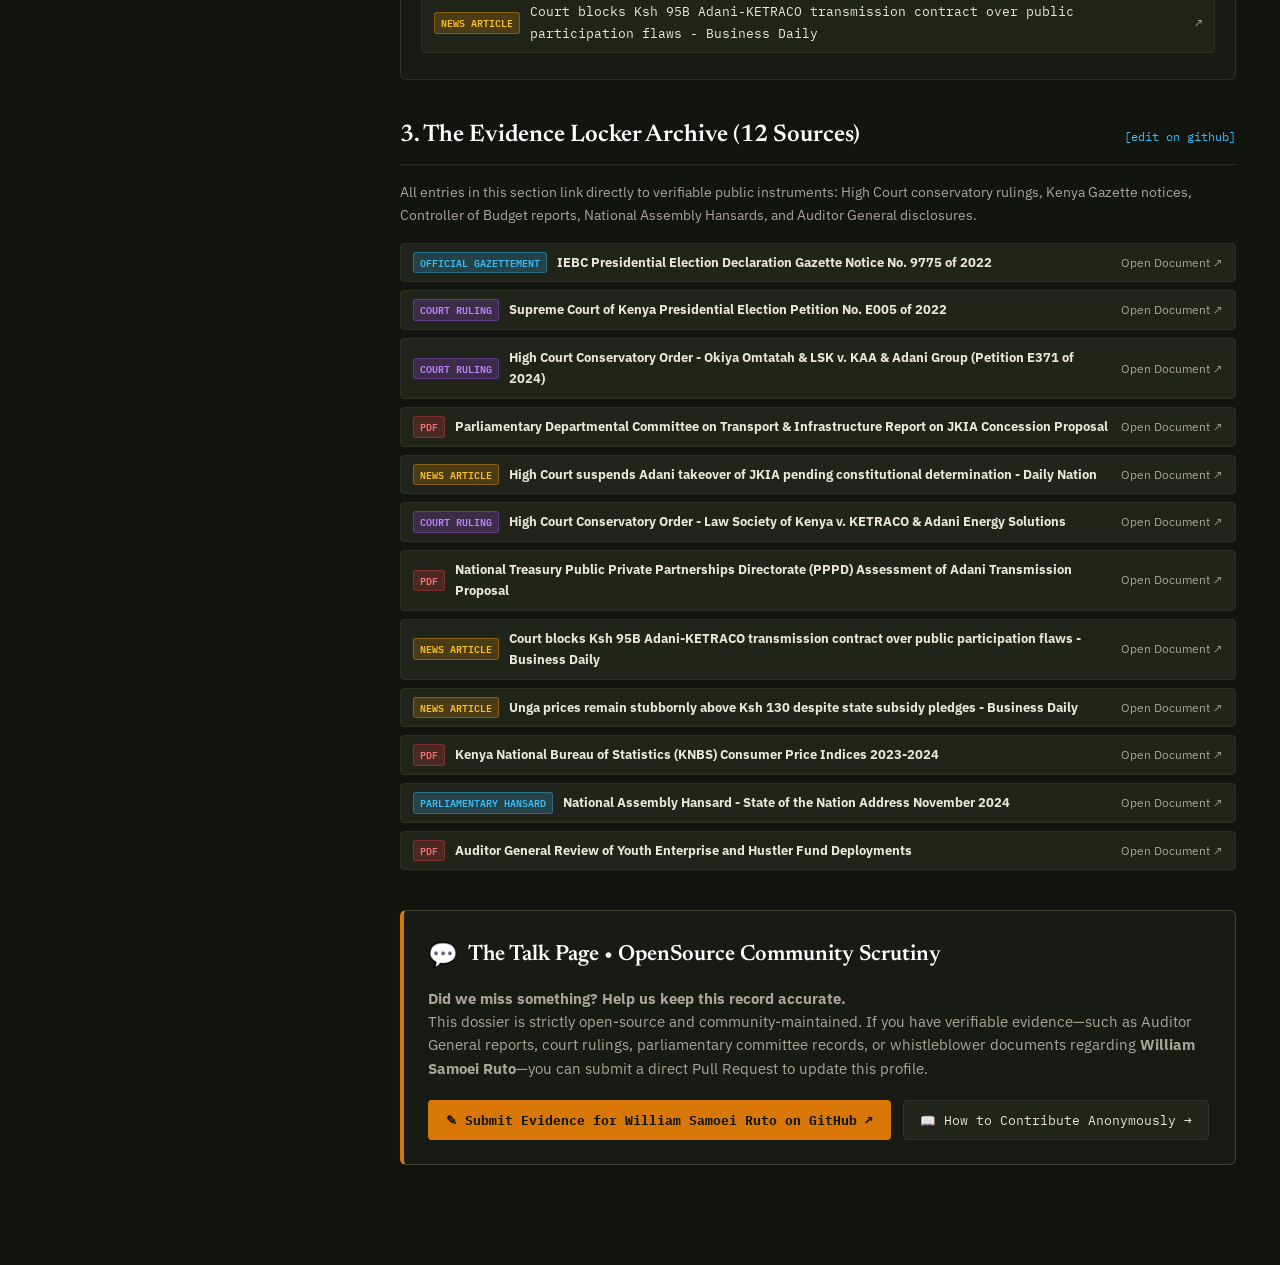
<file: profile.html>
<!DOCTYPE html>
<html lang="en">
<head>
  <meta charset="UTF-8">
  <meta name="viewport" content="width=device-width, initial-scale=1.0">
  <title>Politician Profile — OpenSource Corruption Wiki</title>
  <link rel="preconnect" href="https://fonts.googleapis.com">
  <link rel="preconnect" href="https://fonts.gstatic.com" crossorigin>
  <link href="https://fonts.googleapis.com/css2?family=Newsreader:ital,opsz,wght@0,6..72,400;0,6..72,500;0,6..72,600;1,6..72,400&family=IBM+Plex+Sans:wght@400;500;600;700&family=IBM+Plex+Mono:wght@400;500;600;700&display=swap" rel="stylesheet">
  <link rel="stylesheet" href="global-search.css">
  <style>
    :root {
      --bg: #12140F;
      --surface: #181B14;
      --surface-elevated: #20241B;
      --border: #2C3125;
      --border-highlight: #3D4433;
      --crimson: #B4472F;
      --crimson-soft: #f87171;
      --amber: #D97706;
      --amber-soft: #fbbf24;
      --cyan: #38bdf8;
      --green: #6C7A5A;
      --green-bright: #4ade80;
      --paper: #EAE6DA;
      --paper-dim: #A9A599;
      --paper-dark: #62605B;
      --font-serif: 'Newsreader', Georgia, serif;
      --font-sans: 'IBM Plex Sans', -apple-system, BlinkMacSystemFont, sans-serif;
      --font-mono: 'IBM Plex Mono', monospace;
    }

    * { box-sizing: border-box; margin: 0; padding: 0; }
    html { scroll-behavior: smooth; }
    body {
      background-color: var(--bg);
      color: var(--paper);
      font-family: var(--font-sans);
      line-height: 1.65;
      padding: 0 0 100px;
    }

    /* Pinned Navigation */
    .top-nav {
      background: rgba(24, 27, 20, 0.95);
      border-bottom: 1px solid var(--border);
      padding: 10px 24px;
      font-size: 13px;
      display: flex;
      justify-content: space-between;
      align-items: center;
      position: sticky;
      top: 0;
      z-index: 100;
      backdrop-filter: blur(12px);
      gap: 16px;
    }
    .nav-brand {
      font-family: var(--font-mono);
      font-weight: 600;
      color: var(--paper);
      text-decoration: none;
      display: flex;
      align-items: center;
      gap: 8px;
      white-space: nowrap;
    }
    .nav-brand span { color: var(--crimson); }
    .nav-search-wrap {
      flex: 1;
      max-width: 480px;
    }
    .nav-links { display: flex; gap: 12px; align-items: center; white-space: nowrap; }
    .nav-link {
      color: var(--paper-dim);
      text-decoration: none;
      font-size: 12.5px;
      font-family: var(--font-mono);
      transition: color 0.2s;
    }
    .nav-link:hover, .nav-link.active { color: var(--paper); }

    .random-btn {
      background: rgba(217, 119, 6, 0.15);
      border: 1px solid rgba(217, 119, 6, 0.4);
      color: var(--amber-soft);
      padding: 5px 12px;
      border-radius: 4px;
      font-family: var(--font-mono);
      font-size: 11.5px;
      text-decoration: none;
      cursor: pointer;
      display: inline-flex;
      align-items: center;
      gap: 6px;
      transition: all 0.2s;
    }
    .random-btn:hover {
      background: rgba(217, 119, 6, 0.25);
      border-color: var(--amber-soft);
      color: #fff;
    }

    .container {
      max-width: 1240px;
      margin: 0 auto;
      padding: 24px 24px 0;
    }

    /* Wikipedia Style Top Notice & Article Tab Bar */
    .wiki-notice-bar {
      background: var(--surface);
      border: 1px solid var(--border);
      border-left: 3px solid var(--cyan);
      border-radius: 4px;
      padding: 10px 16px;
      font-size: 12px;
      color: var(--paper-dim);
      display: flex;
      justify-content: space-between;
      align-items: center;
      margin-bottom: 20px;
      flex-wrap: wrap;
      gap: 10px;
    }
    .wiki-notice-left {
      display: flex;
      align-items: center;
      gap: 8px;
    }
    .wiki-tabs {
      display: flex;
      gap: 8px;
    }
    .wiki-tab-link {
      font-family: var(--font-mono);
      font-size: 11px;
      color: var(--paper-dim);
      text-decoration: none;
      padding: 3px 8px;
      border-radius: 3px;
      background: rgba(255, 255, 255, 0.04);
      border: 1px solid var(--border);
      transition: all 0.15s;
    }
    .wiki-tab-link:hover, .wiki-tab-link.active {
      color: #fff;
      border-color: var(--border-highlight);
      background: var(--surface-elevated);
    }
    .wiki-tab-link.tab-edit {
      color: var(--green-bright);
      border-color: rgba(74, 222, 128, 0.35);
      background: rgba(74, 222, 128, 0.1);
    }

    /* 2-Column Wikipedia Layout */
    .wiki-layout {
      display: flex;
      gap: 36px;
      align-items: flex-start;
    }

    /* Left Sidebar: Infobox (30%) */
    .wiki-sidebar {
      flex: 0 0 320px;
      width: 320px;
      background: var(--surface);
      border: 1px solid var(--border);
      border-radius: 6px;
      box-shadow: 0 6px 20px rgba(0, 0, 0, 0.35);
      position: sticky;
      top: 70px;
      overflow: hidden;
    }
    .infobox-header {
      background: var(--surface-elevated);
      border-bottom: 2px solid var(--border-highlight);
      padding: 14px 16px;
      text-align: center;
    }
    .infobox-name {
      font-family: var(--font-serif);
      font-size: 20px;
      font-weight: 600;
      color: #fff;
      line-height: 1.2;
    }
    .infobox-sub {
      font-size: 12px;
      color: var(--paper-dim);
      margin-top: 4px;
    }

    .infobox-photo-wrap {
      padding: 16px;
      text-align: center;
      background: rgba(0, 0, 0, 0.2);
      border-bottom: 1px solid var(--border);
    }
    .infobox-avatar {
      width: 110px;
      height: 110px;
      border-radius: 50%;
      background: var(--surface-elevated);
      border: 2px solid var(--border-highlight);
      margin: 0 auto 10px;
      display: flex;
      align-items: center;
      justify-content: center;
      font-family: var(--font-serif);
      font-size: 38px;
      color: var(--paper);
      box-shadow: 0 4px 16px rgba(0, 0, 0, 0.5);
    }
    .infobox-status-badge {
      display: inline-block;
      font-family: var(--font-mono);
      font-size: 10.5px;
      padding: 2px 8px;
      border-radius: 3px;
      font-weight: 600;
    }
    .badge-uda { background: rgba(217, 119, 6, 0.2); color: var(--amber-soft); border: 1px solid rgba(217, 119, 6, 0.4); }
    .badge-azimio { background: rgba(56, 189, 248, 0.2); color: var(--cyan); border: 1px solid rgba(56, 189, 248, 0.4); }

    .infobox-table {
      width: 100%;
      border-collapse: collapse;
      font-size: 12px;
    }
    .infobox-table tr {
      border-bottom: 1px solid rgba(44, 49, 37, 0.6);
    }
    .infobox-table th {
      padding: 10px 14px;
      color: var(--paper-dim);
      font-family: var(--font-mono);
      font-weight: 500;
      width: 40%;
      vertical-align: top;
      background: rgba(0, 0, 0, 0.1);
    }
    .infobox-table td {
      padding: 10px 14px;
      color: var(--paper);
      vertical-align: top;
    }

    .infobox-footer-action {
      padding: 12px 14px;
      background: var(--surface-elevated);
      border-top: 1px solid var(--border);
      text-align: center;
    }
    .infobox-github-link {
      display: block;
      background: rgba(56, 189, 248, 0.1);
      border: 1px solid rgba(56, 189, 248, 0.3);
      color: var(--cyan);
      font-family: var(--font-mono);
      font-size: 11px;
      padding: 6px 10px;
      border-radius: 4px;
      text-decoration: none;
      transition: all 0.2s;
    }
    .infobox-github-link:hover {
      background: rgba(56, 189, 248, 0.2);
      border-color: var(--cyan);
      color: #fff;
    }

    /* Right Main Content Area (70%) */
    .wiki-main {
      flex: 1;
      min-width: 0;
    }

    .wiki-header {
      border-bottom: 1px solid var(--border);
      padding-bottom: 16px;
      margin-bottom: 24px;
    }
    h1.wiki-title {
      font-family: var(--font-serif);
      font-size: clamp(34px, 4.5vw, 48px);
      font-weight: 500;
      color: #fff;
      line-height: 1.1;
      margin-bottom: 6px;
    }
    .wiki-subtitle {
      font-size: 15px;
      color: var(--paper-dim);
      margin-bottom: 12px;
    }
    .wiki-meta-row {
      display: flex;
      gap: 16px;
      font-family: var(--font-mono);
      font-size: 11.5px;
      color: var(--paper-dim);
      flex-wrap: wrap;
    }
    .verified-pill {
      color: var(--green-bright);
      background: rgba(74, 222, 128, 0.12);
      border: 1px solid rgba(74, 222, 128, 0.3);
      padding: 1px 7px;
      border-radius: 3px;
    }

    /* Wiki Sections */
    .wiki-section {
      margin-bottom: 36px;
    }
    .wiki-h2 {
      font-family: var(--font-serif);
      font-size: 24px;
      font-weight: 600;
      color: #fff;
      border-bottom: 1px solid var(--border);
      padding-bottom: 8px;
      margin-bottom: 16px;
      display: flex;
      justify-content: space-between;
      align-items: baseline;
    }
    .wiki-h2-edit {
      font-family: var(--font-mono);
      font-size: 11.5px;
      color: var(--cyan);
      text-decoration: none;
      font-weight: normal;
    }
    .wiki-h2-edit:hover { text-decoration: underline; }

    .wiki-lead-para {
      font-size: 16.5px;
      line-height: 1.7;
      color: #fff;
      margin-bottom: 16px;
      font-feature-settings: "kern" 1;
    }
    .wiki-body-para {
      font-size: 15px;
      line-height: 1.7;
      color: var(--paper);
      margin-bottom: 16px;
    }

    /* Scandals & Financials List */
    .scandal-entry-card {
      background: var(--surface);
      border: 1px solid var(--border);
      border-radius: 6px;
      padding: 18px 20px;
      margin-bottom: 16px;
      transition: border-color 0.2s;
    }
    .scandal-entry-card:hover {
      border-color: var(--border-highlight);
    }
    .scandal-header-row {
      display: flex;
      justify-content: space-between;
      align-items: flex-start;
      gap: 12px;
      margin-bottom: 8px;
      flex-wrap: wrap;
    }
    .scandal-title {
      font-size: 18px;
      font-weight: 600;
      color: #fff;
      line-height: 1.3;
    }
    .scandal-amount-badge {
      font-family: var(--font-mono);
      font-weight: 700;
      font-size: 14px;
      color: #fff;
      background: rgba(180, 71, 47, 0.2);
      border: 1px solid rgba(180, 71, 47, 0.45);
      padding: 2px 8px;
      border-radius: 4px;
      white-space: nowrap;
    }
    .scandal-meta-pills {
      display: flex;
      gap: 8px;
      margin-bottom: 10px;
      font-family: var(--font-mono);
      font-size: 11px;
      flex-wrap: wrap;
    }
    .pill-year { color: var(--paper-dim); }
    .pill-entity { color: var(--cyan); background: rgba(56, 189, 248, 0.1); padding: 1px 6px; border-radius: 3px; }
    .pill-status { color: var(--crimson-soft); background: rgba(180, 71, 47, 0.15); padding: 1px 6px; border-radius: 3px; }

    .scandal-summary-text {
      font-size: 14px;
      color: var(--paper);
      line-height: 1.6;
      margin-bottom: 12px;
    }

    /* Evidence Locker Items */
    .evidence-item-pill {
      display: flex;
      align-items: center;
      gap: 10px;
      background: var(--surface-elevated);
      border: 1px solid var(--border);
      padding: 8px 12px;
      border-radius: 4px;
      text-decoration: none;
      color: var(--paper);
      font-size: 13px;
      margin-bottom: 8px;
      transition: all 0.2s;
    }
    .evidence-item-pill:hover {
      border-color: var(--cyan);
      background: #252a20;
      color: #fff;
      transform: translateX(2px);
    }
    .ev-type-badge {
      font-family: var(--font-mono);
      font-size: 9.5px;
      padding: 2px 6px;
      border-radius: 3px;
      text-transform: uppercase;
      font-weight: 600;
      white-space: nowrap;
    }
    .ev-type-pdf { background: rgba(239, 68, 68, 0.2); color: var(--crimson-soft); border: 1px solid rgba(239, 68, 68, 0.35); }
    .ev-type-court { background: rgba(168, 85, 247, 0.2); color: #c084fc; border: 1px solid rgba(168, 85, 247, 0.35); }
    .ev-type-hansard { background: rgba(56, 189, 248, 0.2); color: var(--cyan); border: 1px solid rgba(56, 189, 248, 0.35); }
    .ev-type-news { background: rgba(245, 158, 11, 0.2); color: var(--amber-soft); border: 1px solid rgba(245, 158, 11, 0.35); }
    .ev-title-text { flex: 1; }
    .ev-arrow-out { color: var(--paper-dim); font-size: 12px; }

    /* Section 4: The Talk Page (OpenSource) */
    .talk-page-box {
      background: var(--surface);
      border: 1px solid var(--border-highlight);
      border-left: 4px solid var(--amber);
      border-radius: 6px;
      padding: 24px;
      margin-top: 40px;
    }
    .talk-header {
      display: flex;
      align-items: center;
      gap: 10px;
      margin-bottom: 12px;
    }
    .talk-title {
      font-family: var(--font-serif);
      font-size: 22px;
      font-weight: 600;
      color: #fff;
    }
    .talk-body {
      font-size: 14.5px;
      color: var(--paper-dim);
      line-height: 1.6;
      margin-bottom: 20px;
    }
    .talk-actions {
      display: flex;
      gap: 12px;
      flex-wrap: wrap;
    }
    .talk-btn-primary {
      background: var(--amber);
      color: #12140F;
      font-family: var(--font-mono);
      font-size: 12.5px;
      font-weight: 700;
      padding: 9px 18px;
      border-radius: 4px;
      text-decoration: none;
      display: inline-flex;
      align-items: center;
      gap: 8px;
      transition: background 0.2s, transform 0.2s;
    }
    .talk-btn-primary:hover {
      background: #f59e0b;
      transform: translateY(-1px);
    }
    .talk-btn-guide {
      background: var(--surface-elevated);
      border: 1px solid var(--border);
      color: var(--paper);
      font-family: var(--font-mono);
      font-size: 12.5px;
      padding: 9px 16px;
      border-radius: 4px;
      text-decoration: none;
      transition: all 0.2s;
    }
    .talk-btn-guide:hover {
      border-color: var(--cyan);
      color: #fff;
    }

    @media (max-width: 900px) {
      .wiki-layout {
        flex-direction: column;
      }
      .wiki-sidebar {
        width: 100%;
        flex: none;
        position: static;
      }
      .top-nav { flex-wrap: wrap; }
      .nav-search-wrap { order: 3; width: 100%; max-width: none; }
    }
  </style>
</head>
<body>

  <!-- Pinned Sticky Navigation -->
    <!-- Unified Global Top Navigation Bar -->
  <nav class="top-nav" id="site-top-nav">
    <div class="nav-brand-wrap">
      <a href="index.html" class="nav-brand">
        <span class="brand-num">25.06.2024</span>
        <span class="brand-tag">MEMORIAL</span>
      </a>
    </div>

    <div class="nav-search-dock">
      <div class="global-search-component">
        <div class="search-input-wrapper">
          <span class="search-icon-prefix">🔍</span>
          <input type="text" class="global-search-input" placeholder="Search politicians, tenders, Adani, Ksh 30B..." autocomplete="off">
          <span class="search-kbd-shortcut">Ctrl K</span>
        </div>
      </div>
    </div>

    <div class="nav-menu-wrap">
      <button id="site-menu-btn" class="site-menu-btn" aria-haspopup="true" aria-expanded="false" onclick="toggleSiteMenu(event)" aria-label="Open navigation menu">
        <span class="menu-icon">☰</span>
        <span class="menu-text">MENU</span>
      </button>
    </div>
  </nav>

  <!-- Unified Categorized Navigation Overlay (Drawer / Modal) -->
  <div id="site-menu-overlay" class="site-menu-overlay" onclick="closeSiteMenu(event)" aria-hidden="true">
    <div class="site-menu-panel" onclick="event.stopPropagation()" role="dialog" aria-modal="true" aria-label="Main Navigation Menu">
      <div class="site-menu-header">
        <div class="menu-header-brand">
          <span class="menu-header-kicker">25.06.2024 ARCHIVE</span>
          <h3 class="menu-header-title">ARCHIVE &amp; INVESTIGATIVE TOOLS</h3>
        </div>
        <button class="site-menu-close" onclick="closeSiteMenu(event)" aria-label="Close menu">&times;</button>
      </div>

      <div class="site-menu-body">
        <!-- CATEGORY 1: INTELLIGENCE -->
        <section class="menu-category-section">
          <div class="category-title">
            <span class="cat-pill intel-pill">INTELLIGENCE</span>
            <span class="cat-desc">Forensic dossiers, asset tracking &amp; sovereign financial ledgers</span>
          </div>
          <div class="category-grid">
            <a href="promises-plunder.html" class="menu-item-card">
              <span class="item-card-icon">📜</span>
              <div class="item-card-content">
                <div class="item-card-heading">Promises &amp; Plunder</div>
                <div class="item-card-sub">Executive manifestos vs verified broken pledges</div>
              </div>
            </a>
            <a href="money-trail.html" class="menu-item-card">
              <span class="item-card-icon">💰</span>
              <div class="item-card-content">
                <div class="item-card-heading">Money Trail</div>
                <div class="item-card-sub">Sovereign capital ledger, KETRACO, Adani &amp; pending bills</div>
              </div>
            </a>
            <a href="nairobi-property.html" class="menu-item-card">
              <span class="item-card-icon">🏛️</span>
              <div class="item-card-content">
                <div class="item-card-heading">Nairobi Property</div>
                <div class="item-card-sub">Real estate dossiers, Muthaiga, Karen &amp; grabbed public land</div>
              </div>
            </a>
            <a href="nse-tracker.html" class="menu-item-card">
              <span class="item-card-icon">📈</span>
              <div class="item-card-content">
                <div class="item-card-heading">NSE Tracker</div>
                <div class="item-card-sub">Market Watch, trade volume anomalies &amp; suspicious spikes</div>
              </div>
            </a>
            <a href="nse-ledger.html" class="menu-item-card">
              <span class="item-card-icon">📑</span>
              <div class="item-card-content">
                <div class="item-card-heading">NSE Corporate Ledger</div>
                <div class="item-card-sub">Listed corporate concessions, state tenders &amp; insider ties</div>
              </div>
            </a>
            <a href="scandal-graph.html" class="menu-item-card">
              <span class="item-card-icon">🕸️</span>
              <div class="item-card-content">
                <div class="item-card-heading">Scandal Graph</div>
                <div class="item-card-sub">Interactive force-directed node map of state capture cartels</div>
              </div>
            </a>
          </div>
        </section>

        <!-- CATEGORY 2: GAMES -->
        <section class="menu-category-section">
          <div class="category-title">
            <span class="cat-pill games-pill">GAMES</span>
            <span class="cat-desc">Interactive psychological &amp; procurement simulations</span>
          </div>
          <div class="category-grid">
            <a href="tender.html" class="menu-item-card card-tender">
              <span class="item-card-icon" style="color:#3ddc84;">⚖️</span>
              <div class="item-card-content">
                <div class="item-card-heading" style="color:#86efac;">The Tender <span class="card-badge badge-green">PAPERS, PLEASE</span></div>
                <div class="item-card-sub">Bureaucratic PPRA procurement desk survival game</div>
              </div>
            </a>
            <a href="vigil.html" class="menu-item-card card-vigil">
              <span class="item-card-icon" style="color:#ff6a4a;">👁</span>
              <div class="item-card-content">
                <div class="item-card-heading" style="color:#ff8870;">Play Vigil <span class="card-badge badge-red">3 AM SURVIVAL</span></div>
                <div class="item-card-sub">Psychological surveillance QTE and stealth survival game</div>
              </div>
            </a>
          </div>
        </section>

        <!-- CATEGORY 3: ACTION -->
        <section class="menu-category-section">
          <div class="category-title">
            <span class="cat-pill action-pill">ACTION</span>
            <span class="cat-desc">Immediate investigator triggers &amp; whistleblower submissions</span>
          </div>
          <div class="category-grid">
            <button class="menu-item-card card-action-btn" onclick="handleMenuExposeRandom()">
              <span class="item-card-icon" style="color:#facc15;">🎲</span>
              <div class="item-card-content">
                <div class="item-card-heading" style="color:#fde047;">Expose Random Politician</div>
                <div class="item-card-sub">Instant roulette across verified national &amp; county dossiers</div>
              </div>
            </button>
            <a href="contribute.html" class="menu-item-card">
              <span class="item-card-icon" style="color:#38bdf8;">✍</span>
              <div class="item-card-content">
                <div class="item-card-heading" style="color:#7dd3fc;">Contribute</div>
                <div class="item-card-sub">Submit whistleblower evidence or open GitHub pull requests</div>
              </div>
            </a>
            <button class="menu-item-card card-action-btn" onclick="handleMenuToggleSoundtrack()">
              <span class="item-card-icon" style="color:#f43f5e;">🎵</span>
              <div class="item-card-content">
                <div class="item-card-heading">Toggle Soundtrack <span id="menu-soundtrack-badge" class="card-badge badge-cyan">AUDIO</span></div>
                <div class="item-card-sub">Stream resistance audio and memorial ambient soundscape</div>
              </div>
            </button>
          </div>
        </section>
      </div>

      <div class="site-menu-footer">
        <span>25.06.2024 MEMORIAL ARCHIVE &bull; NAIROBI, KENYA</span>
        <span>Press <strong>ESC</strong> to close &bull; <strong>Ctrl + K</strong> to search</span>
      </div>
    </div>
  </div>

  <div class="container">
    <!-- Wikipedia Notice Bar -->
    <div class="wiki-notice-bar">
      <div class="wiki-notice-left">
        <span style="color:var(--cyan); font-size:16px;">📖</span>
        <span><strong>OpenSource Corruption Wiki</strong> &bull; Community-audited public records &bull; Verified against High Court rulings and Auditor General reports</span>
      </div>
      <div class="wiki-tabs">
        <a href="#article" class="wiki-tab-link active">Article</a>
        <a href="#talk" class="wiki-tab-link">Talk (OpenSource)</a>
        <a id="tab-api-link" href="#" target="_blank" class="wiki-tab-link">View JSON &nearr;</a>
        <a id="tab-edit-link" href="#" target="_blank" class="wiki-tab-link tab-edit">✎ Edit on GitHub &nearr;</a>
      </div>
    </div>

    <!-- Wiki Article Container -->
    <div class="wiki-layout" id="wiki-container">
      <div style="padding:60px; text-align:center; color:var(--paper-dim); font-family:var(--font-mono); width:100%;">
        Loading Wikipedia-style investigative profile...
      </div>
    </div>
  </div>

  <script src="global-search.js"></script>
  <script>
    (function () {
      'use strict';

      function getApiBase() {
        const isPublic = window.location.pathname.includes('/public/');
        return isPublic ? 'api/' : 'public/api/';
      }

      function escapeHtml(str) {
        if (!str) return '';
        return String(str)
          .replace(/&/g, '&amp;')
          .replace(/</g, '&lt;')
          .replace(/>/g, '&gt;')
          .replace(/"/g, '&quot;')
          .replace(/'/g, '&#039;');
      }

      function getEvBadgeClass(type) {
        const t = (type || '').toLowerCase();
        if (t.includes('pdf') || t.includes('audit')) return 'ev-type-pdf';
        if (t.includes('court') || t.includes('ruling')) return 'ev-type-court';
        if (t.includes('hansard') || t.includes('gazette')) return 'ev-type-hansard';
        return 'ev-type-news';
      }

      async function loadProfile() {
        const urlParams = new URLSearchParams(window.location.search);
        let politicianId = urlParams.get('id');

        const base = getApiBase();

        // If no ID provided, default to william-ruto
        if (!politicianId) {
          politicianId = 'william-ruto';
        }

        try {
          let pData = null;
          const candidatePaths = [
            `${base}politicians/${politicianId}.json`,
            `public/api/politicians/${politicianId}.json`,
            `api/politicians/${politicianId}.json`
          ];

          for (const path of candidatePaths) {
            try {
              const res = await fetch(path);
              if (res.ok) {
                pData = await res.json();
                break;
              }
            } catch (e) {}
          }

          if (!pData) {
            throw new Error(`Politician profile "${politicianId}" could not be located in database.`);
          }

          renderWikiProfile(pData, politicianId);
        } catch (err) {
          console.error(err);
          document.getElementById('wiki-container').innerHTML = `
            <div style="padding:60px; text-align:center; color:var(--crimson-soft); font-family:var(--font-mono); width:100%;">
              <h2>Profile Not Found</h2>
              <p style="margin-top:10px; color:var(--paper-dim);">Could not load wiki article for ID: <code>${escapeHtml(politicianId)}</code>.</p>
              <p style="margin-top:16px;">
                <a href="promises-plunder.html" class="talk-btn-guide">Return to Roster &rarr;</a>
              </p>
            </div>
          `;
        }
      }

      function renderWikiProfile(p, slug) {
        const partyLower = (p.party || '').toLowerCase();
        const partyClass = partyLower.includes('uda') ? 'badge-uda' : 'badge-azimio';
        const initial = (p.name || 'P').charAt(0);

        const githubEditUrl = `https://github.com/ngesa-cloud/25-june-2024/edit/main/public/api/politicians/${slug}.json`;
        const jsonApiUrl = `public/api/politicians/${slug}.json`;

        // Update tab links
        const tabApi = document.getElementById('tab-api-link');
        const tabEdit = document.getElementById('tab-edit-link');
        if (tabApi) tabApi.href = jsonApiUrl;
        if (tabEdit) tabEdit.href = githubEditUrl;

        // Calculate totals
        const scandals = Array.isArray(p.scandals) ? p.scandals : [];
        const promises = Array.isArray(p.promises) ? p.promises : [];
        const polEvidence = Array.isArray(p.evidence) ? p.evidence : [];

        let totalExposure = 0;
        let totalEvidenceFiles = polEvidence.length;

        scandals.forEach(s => {
          totalExposure += (s.raw_amount || 0);
          totalEvidenceFiles += (s.evidence || []).length;
        });
        promises.forEach(pr => {
          totalEvidenceFiles += (pr.evidence || []).length;
        });

        const exposureFormatted = totalExposure >= 1e9
          ? `Ksh ${(totalExposure / 1e9).toFixed(1)} Billion`
          : (totalExposure >= 1e6 ? `Ksh ${(totalExposure / 1e6).toFixed(1)} Million` : 'Ksh 0');

        const nw = p.net_worth || {};
        const swearingNw = nw.declared_on_swearing_in || 'Pending Verification';
        const currentNw = nw.current_declared || 'Pending Verification';

        // Collect all evidence for Section 3
        const allEvidence = [...polEvidence];
        scandals.forEach(s => {
          (s.evidence || []).forEach(e => {
            if (!allEvidence.some(x => x.url === e.url)) allEvidence.push(e);
          });
        });
        promises.forEach(pr => {
          (pr.evidence || []).forEach(e => {
            if (!allEvidence.some(x => x.url === e.url)) allEvidence.push(e);
          });
        });

        // 1. Build Left Infobox
        const infoboxHtml = `
          <aside class="wiki-sidebar">
            <div class="infobox-header">
              <div class="infobox-name">${escapeHtml(p.name)}</div>
              <div class="infobox-sub">${escapeHtml(p.position)}</div>
            </div>
            <div class="infobox-photo-wrap">
              <div class="infobox-avatar">${initial}</div>
              <span class="infobox-status-badge ${partyClass}">${escapeHtml(p.party)}</span>
            </div>
            <table class="infobox-table">
              <tr>
                <th>Jurisdiction</th>
                <td>${escapeHtml(p.county)}</td>
              </tr>
              <tr>
                <th>Office Rank</th>
                <td>${escapeHtml(p.governance_level || p.position)}</td>
              </tr>
              <tr>
                <th>Swearing Net Worth</th>
                <td>${escapeHtml(swearingNw)}</td>
              </tr>
              <tr>
                <th>Current Declared</th>
                <td>${escapeHtml(currentNw)}</td>
              </tr>
              <tr>
                <th>Tracked Dockets</th>
                <td><strong>${scandals.length} Scandals</strong></td>
              </tr>
              <tr>
                <th>Public Exposure</th>
                <td style="color:var(--crimson-soft); font-weight:700;">${exposureFormatted}</td>
              </tr>
              <tr>
                <th>Evidence Items</th>
                <td><span class="verified-pill">✓ ${totalEvidenceFiles} Files</span></td>
              </tr>
            </table>
            <div class="infobox-footer-action">
              <a href="${githubEditUrl}" target="_blank" rel="noopener noreferrer" class="infobox-github-link">
                ✎ Edit Infobox via GitHub PR &nearr;
              </a>
            </div>
          </aside>
        `;

        // 2. Build Scandals List
        const scandalsHtml = scandals.length > 0 ? scandals.map(s => {
          const scEvList = Array.isArray(s.evidence) ? s.evidence : [];
          return `
            <div class="scandal-entry-card">
              <div class="scandal-header-row">
                <div class="scandal-title">${escapeHtml(s.name)}</div>
                ${s.amount ? `<span class="scandal-amount-badge">${escapeHtml(s.amount)}</span>` : ''}
              </div>
              <div class="scandal-meta-pills">
                <span class="pill-year">📅 ${s.year}</span>
                <span class="pill-entity">🏢 ${escapeHtml(s.entity || 'State Enterprise')}</span>
                <span class="pill-status">⚖ ${escapeHtml(s.status || 'Active')}</span>
              </div>
              <p class="scandal-summary-text">${escapeHtml(s.summary || 'Official parliamentary and court inquiries documented in public archives.')}</p>

              ${scEvList.length > 0 ? `
                <div style="margin-top:10px; font-size:12px; font-family:var(--font-mono); color:var(--paper-dim);">
                  <strong style="color:var(--cyan);">Primary Evidence Artifacts:</strong>
                  <div style="margin-top:6px;">
                    ${scEvList.map(e => `
                      <a href="${escapeHtml(e.url)}" target="_blank" rel="noopener noreferrer" class="evidence-item-pill">
                        <span class="ev-type-badge ${getEvBadgeClass(e.type)}">${escapeHtml(e.type)}</span>
                        <span class="ev-title-text">${escapeHtml(e.title)}</span>
                        <span class="ev-arrow-out">&nearr;</span>
                      </a>
                    `).join('')}
                  </div>
                </div>
              ` : ''}
            </div>
          `;
        }).join('') : '<p class="wiki-body-para" style="color:var(--paper-dim);">No financial corruption scandals currently cataloged in database.</p>';

        // 3. Build Evidence Locker List
        const evidenceHtml = allEvidence.length > 0 ? allEvidence.map(e => `
          <a href="${escapeHtml(e.url)}" target="_blank" rel="noopener noreferrer" class="evidence-item-pill">
            <span class="ev-type-badge ${getEvBadgeClass(e.type)}">${escapeHtml(e.type)}</span>
            <span class="ev-title-text"><strong>${escapeHtml(e.title)}</strong></span>
            <span class="ev-arrow-out">Open Document &nearr;</span>
          </a>
        `).join('') : '<p class="wiki-body-para" style="color:var(--paper-dim);">No external primary documents attached.</p>';

        // 4. Build Main Content Area
        const mainHtml = `
          <main class="wiki-main" id="article">
            <header class="wiki-header">
              <h1 class="wiki-title">${escapeHtml(p.name)}</h1>
              <div class="wiki-subtitle">${escapeHtml(p.position)} &bull; ${escapeHtml(p.county)} &bull; ${escapeHtml(p.party)}</div>
              <div class="wiki-meta-row">
                <span>Database ID: <code>${escapeHtml(slug)}</code></span>
                <span>Jurisdiction: <strong>${escapeHtml(p.county)}</strong></span>
                <span class="verified-pill">✓ 100% Primary Evidence Verified</span>
              </div>
            </header>

            <!-- Section 1: Introduction -->
            <section class="wiki-section">
              <div class="wiki-h2">
                <span>1. Introduction &amp; Career Biography</span>
                <a href="${githubEditUrl}" target="_blank" class="wiki-h2-edit">[edit on github]</a>
              </div>
              <p class="wiki-lead-para">${escapeHtml(p.summary || '')}</p>
              <p class="wiki-body-para">${escapeHtml(p.introduction || '')}</p>
            </section>

            <!-- Section 2: Scandals & Financials -->
            <section class="wiki-section">
              <div class="wiki-h2">
                <span>2. Forensic Scandals &amp; Public Inquiries (${scandals.length})</span>
                <a href="${githubEditUrl}" target="_blank" class="wiki-h2-edit">[edit on github]</a>
              </div>
              <div>${scandalsHtml}</div>
            </section>

            <!-- Section 3: The Evidence Locker -->
            <section class="wiki-section">
              <div class="wiki-h2">
                <span>3. The Evidence Locker Archive (${allEvidence.length} Sources)</span>
                <a href="${githubEditUrl}" target="_blank" class="wiki-h2-edit">[edit on github]</a>
              </div>
              <p class="wiki-body-para" style="font-size:13.5px; color:var(--paper-dim);">
                All entries in this section link directly to verifiable public instruments: High Court conservatory rulings, Kenya Gazette notices, Controller of Budget reports, National Assembly Hansards, and Auditor General disclosures.
              </p>
              <div>${evidenceHtml}</div>
            </section>

            <!-- Section 4: The Talk Page (OpenSource) -->
            <section class="talk-page-box" id="talk">
              <div class="talk-header">
                <span style="font-size:24px;">💬</span>
                <h3 class="talk-title">The Talk Page &bull; OpenSource Community Scrutiny</h3>
              </div>
              <p class="talk-body">
                <strong>Did we miss something? Help us keep this record accurate.</strong><br>
                This dossier is strictly open-source and community-maintained. If you have verifiable evidence—such as Auditor General reports, court rulings, parliamentary committee records, or whistleblower documents regarding <strong>${escapeHtml(p.name)}</strong>—you can submit a direct Pull Request to update this profile.
              </p>
              <div class="talk-actions">
                <a href="${githubEditUrl}" target="_blank" rel="noopener noreferrer" class="talk-btn-primary">
                  ✎ Submit Evidence for ${escapeHtml(p.name)} on GitHub &nearr;
                </a>
                <a href="contribute.html" class="talk-btn-guide">
                  📖 How to Contribute Anonymously &rarr;
                </a>
              </div>
            </section>
          </main>
        `;

        document.getElementById('wiki-container').innerHTML = infoboxHtml + mainHtml;
        document.title = `${p.name} — OpenSource Corruption Wiki`;
      }

      // Random politician handler
      async function exposeRandomPolitician() {
        const base = getApiBase();
        try {
          let res = await fetch(`${base}politicians/index.json`).catch(() => null);
          if (!res || !res.ok) {
            res = await fetch('api/politicians/index.json').catch(() => null);
          }
          const slugs = res && res.ok ? await res.json() : ['william-ruto', 'johnson-sakaja', 'edwin-sifuna', 'robert-alai', 'rigathi-gachagua', 'raila-odinga', 'kalonzo-musyoka'];
          
          const randomSlug = slugs[Math.floor(Math.random() * slugs.length)];
          window.location.href = `profile.html?id=${encodeURIComponent(randomSlug)}`;
        } catch (e) {
          window.location.href = 'profile.html?id=johnson-sakaja';
        }
      }

      document.addEventListener('DOMContentLoaded', () => {
        loadProfile();
        const randBtn = document.getElementById('random-btn');
        if (randBtn) randBtn.addEventListener('click', exposeRandomPolitician);
      });
    })();
  </script>
</body>
</html>
</file>
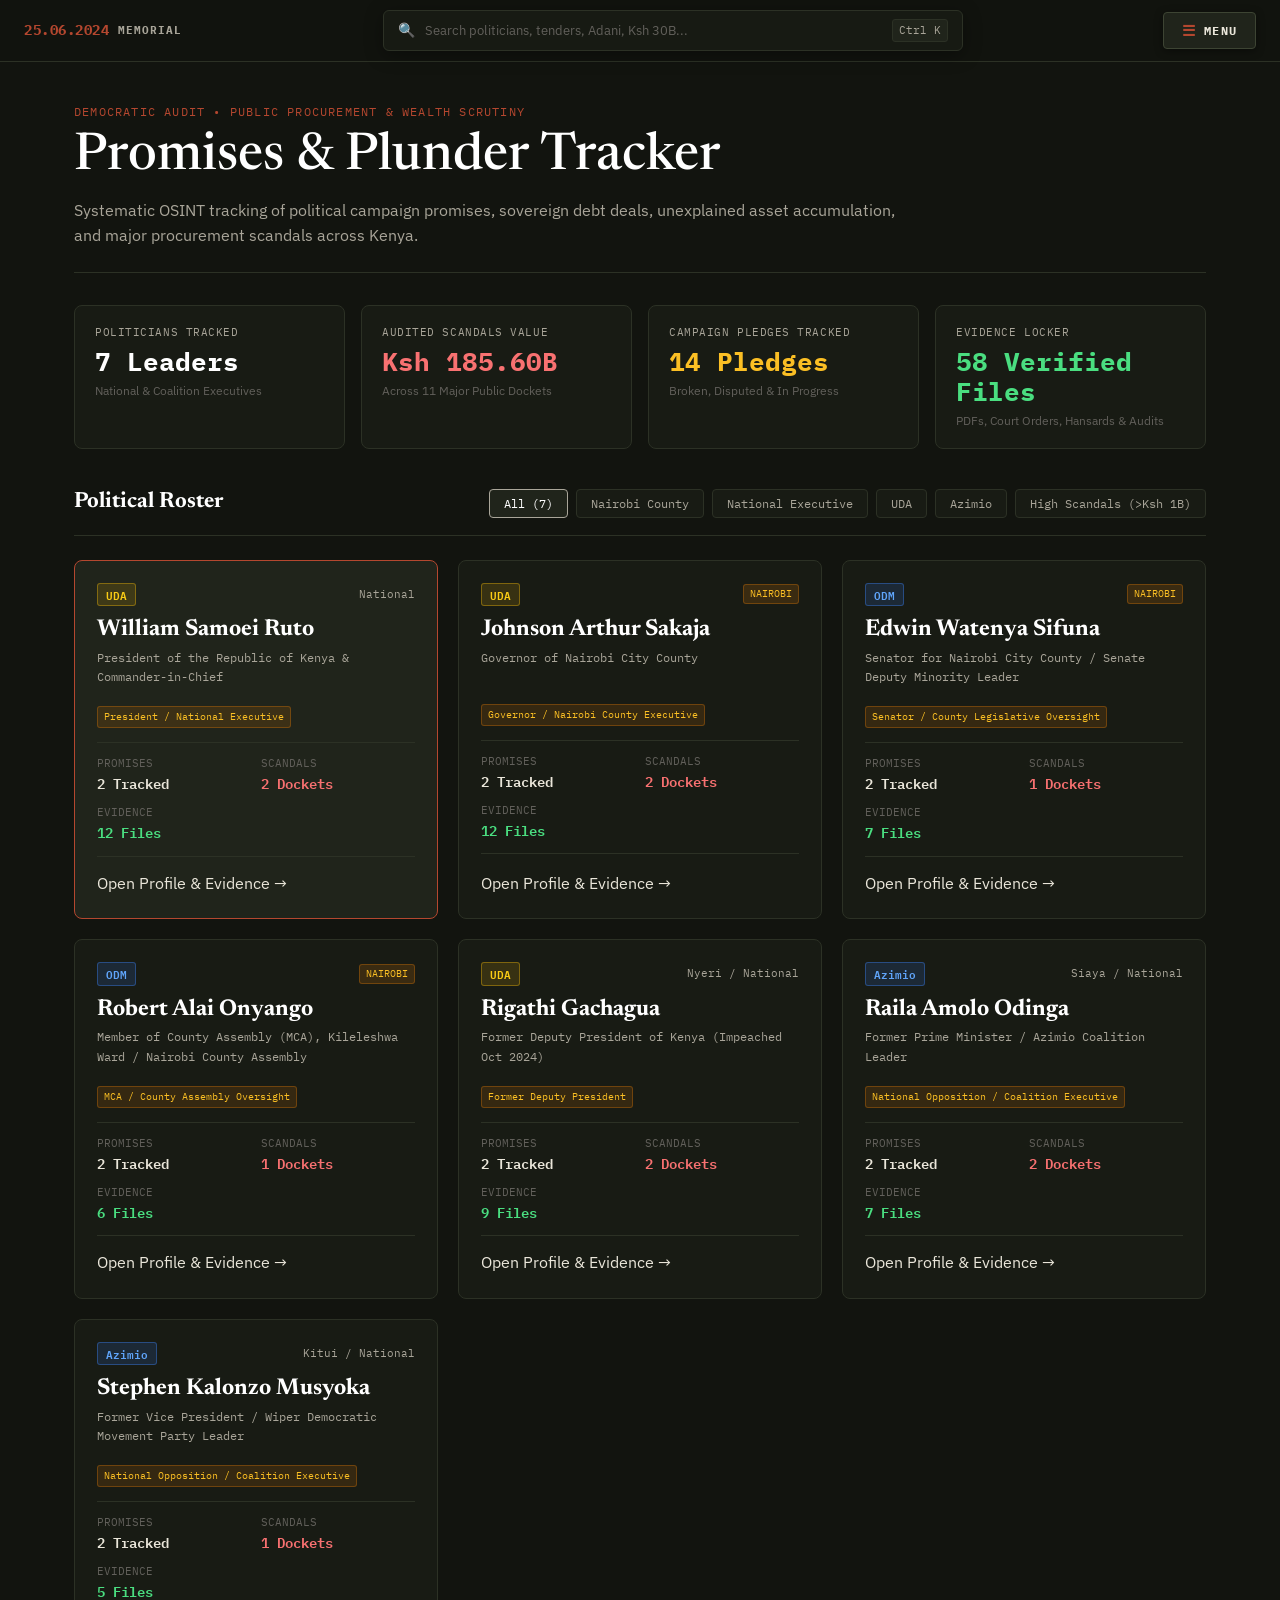
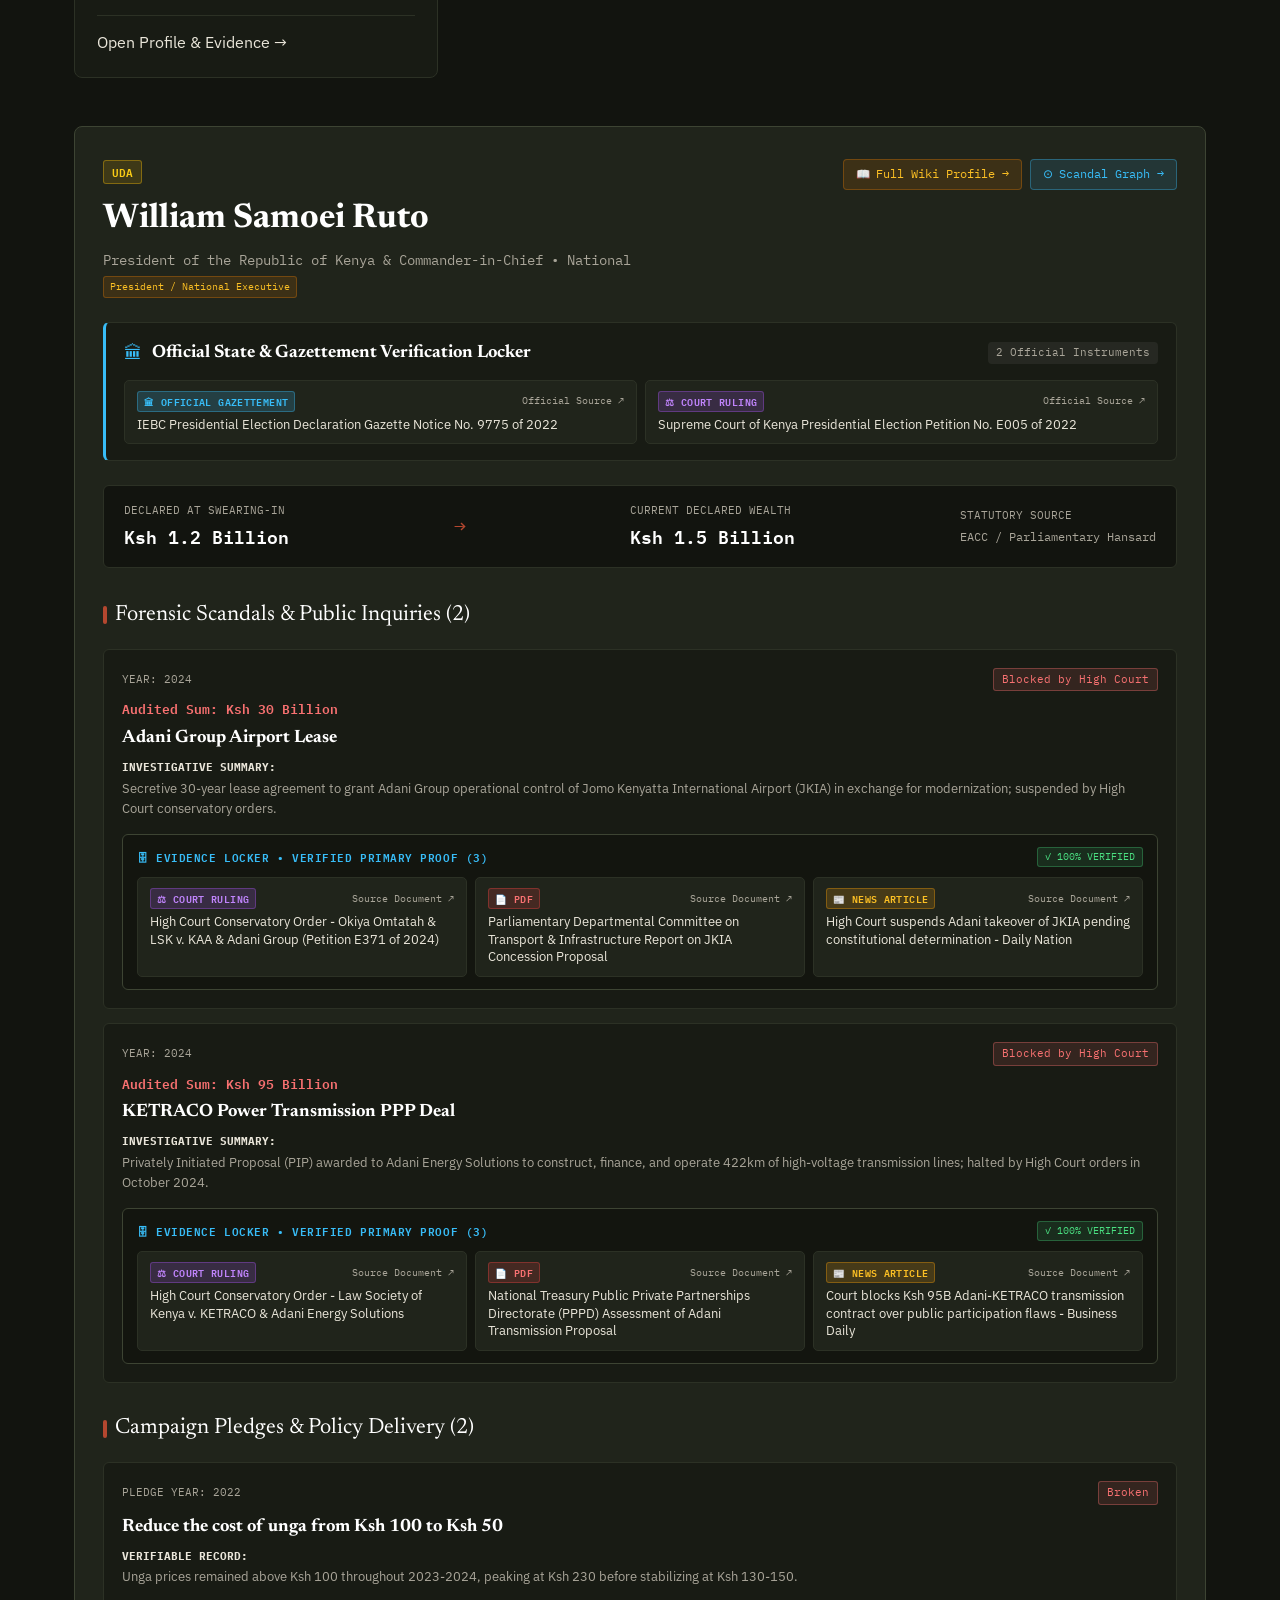
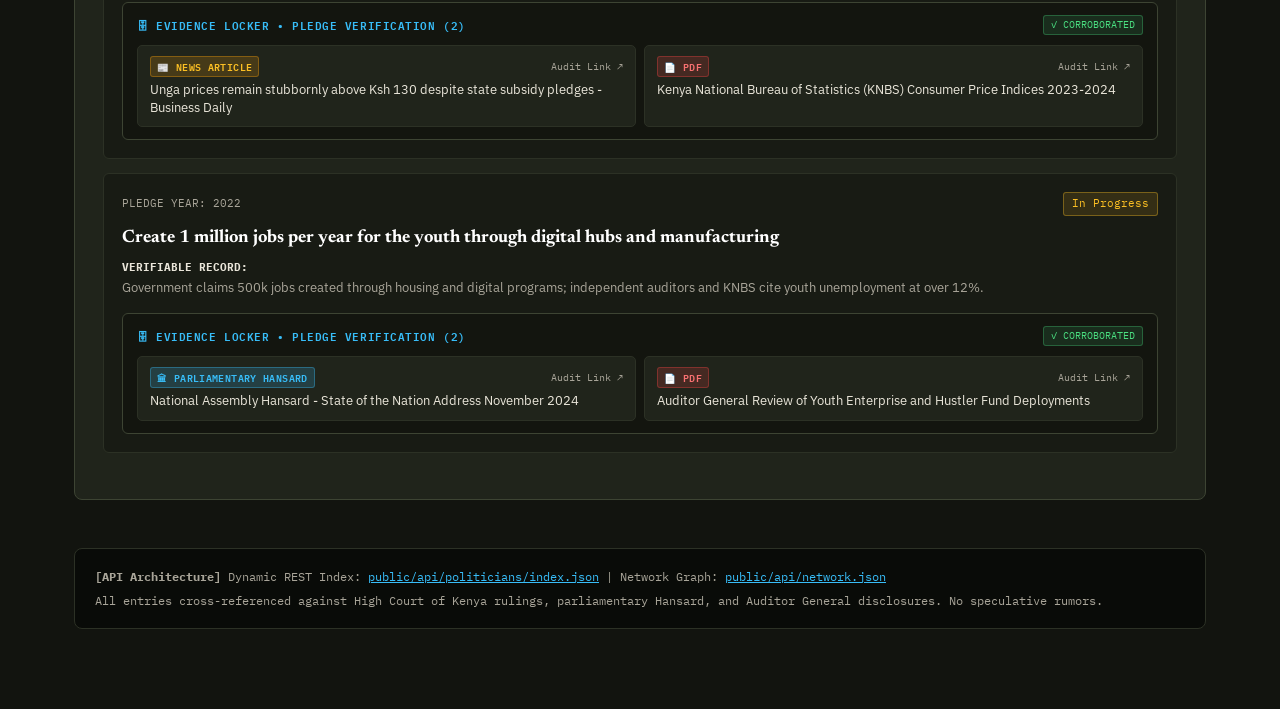
<file: promises-plunder.html>
<!DOCTYPE html>
<html lang="en">
<head>
  <meta charset="UTF-8">
  <meta name="viewport" content="width=device-width, initial-scale=1.0">
  <title>Promises & Plunder Tracker — Kenya Political Accountability Engine</title>
  <link rel="preconnect" href="https://fonts.googleapis.com">
  <link rel="preconnect" href="https://fonts.gstatic.com" crossorigin>
  <link href="https://fonts.googleapis.com/css2?family=Newsreader:ital,opsz,wght@0,6..72,400;0,6..72,500;0,6..72,600;1,6..72,400&family=IBM+Plex+Sans:wght@400;500;600;700&family=IBM+Plex+Mono:wght@400;500;600&display=swap" rel="stylesheet">
  <style>
    :root {
      --bg: #12140F;
      --surface: #181B14;
      --surface-elevated: #20241B;
      --border: #2C3125;
      --border-highlight: #3D4433;
      --crimson: #B4472F;
      --crimson-soft: #f87171;
      --amber: #D97706;
      --amber-soft: #fbbf24;
      --cyan: #38bdf8;
      --green: #6C7A5A;
      --green-bright: #4ade80;
      --paper: #EAE6DA;
      --paper-dim: #A9A599;
      --paper-dark: #62605B;
      --font-serif: 'Newsreader', Georgia, serif;
      --font-sans: 'IBM Plex Sans', -apple-system, BlinkMacSystemFont, sans-serif;
      --font-mono: 'IBM Plex Mono', monospace;
    }

    * { box-sizing: border-box; margin: 0; padding: 0; }
    html { scroll-behavior: smooth; }
    body {
      background-color: var(--bg);
      color: var(--paper);
      font-family: var(--font-sans);
      line-height: 1.6;
      padding: 0 0 80px;
    }

    /* Pinned Navigation */
    .top-nav {
      background: var(--surface);
      border-bottom: 1px solid var(--border);
      padding: 12px 24px;
      font-size: 13px;
      display: flex;
      justify-content: space-between;
      align-items: center;
      position: sticky;
      top: 0;
      z-index: 100;
      backdrop-filter: blur(8px);
    }
    .nav-brand {
      font-family: var(--font-mono);
      font-weight: 600;
      color: var(--paper);
      text-decoration: none;
      display: flex;
      align-items: center;
      gap: 8px;
    }
    .nav-brand span { color: var(--crimson); }
    .nav-links { display: flex; gap: 14px; align-items: center; }
    .nav-link {
      color: var(--paper-dim);
      text-decoration: none;
      font-size: 13px;
      transition: color 0.2s;
    }
    .nav-link:hover { color: var(--paper); }
    .nav-btn-graph {
      background: rgba(56, 189, 248, 0.12);
      border: 1px solid rgba(56, 189, 248, 0.35);
      color: var(--cyan);
      padding: 5px 12px;
      border-radius: 4px;
      font-family: var(--font-mono);
      font-size: 11.5px;
      text-decoration: none;
      display: inline-flex;
      align-items: center;
      gap: 6px;
      transition: all 0.2s;
    }
    .nav-btn-graph:hover {
      background: rgba(56, 189, 248, 0.22);
      border-color: var(--cyan);
    }

    .container {
      max-width: 1180px;
      margin: 0 auto;
      padding: 40px 24px 0;
    }

    .header-section {
      margin-bottom: 32px;
      border-bottom: 1px solid var(--border);
      padding-bottom: 24px;
    }
    .kicker {
      font-family: var(--font-mono);
      font-size: 12px;
      color: var(--crimson);
      text-transform: uppercase;
      letter-spacing: 0.1em;
      margin-bottom: 8px;
    }
    h1.main-title {
      font-family: var(--font-serif);
      font-size: clamp(34px, 5.5vw, 52px);
      font-weight: 500;
      line-height: 1.1;
      color: #fff;
      margin-bottom: 12px;
    }
    .subtitle {
      color: var(--paper-dim);
      font-size: 15.5px;
      max-width: 840px;
    }

    /* Aggregate Stats */
    .overview-grid {
      display: grid;
      grid-template-columns: repeat(auto-fit, minmax(240px, 1fr));
      gap: 16px;
      margin-bottom: 36px;
    }
    .stat-card {
      background: var(--surface);
      border: 1px solid var(--border);
      border-radius: 8px;
      padding: 18px 20px;
    }
    .stat-label {
      font-family: var(--font-mono);
      font-size: 11px;
      text-transform: uppercase;
      color: var(--paper-dim);
      letter-spacing: 0.05em;
      margin-bottom: 6px;
    }
    .stat-value {
      font-family: var(--font-mono);
      font-size: 26px;
      font-weight: 700;
      color: #fff;
      line-height: 1.15;
    }
    .stat-value.crimson { color: var(--crimson-soft); }
    .stat-value.amber { color: var(--amber-soft); }
    .stat-sub {
      font-size: 12px;
      color: var(--paper-dark);
      margin-top: 4px;
    }

    /* Filter Controls */
    .filter-bar {
      display: flex;
      justify-content: space-between;
      align-items: center;
      margin-bottom: 24px;
      flex-wrap: wrap;
      gap: 14px;
      padding-bottom: 14px;
      border-bottom: 1px solid var(--border);
    }
    .filter-title {
      font-family: var(--font-serif);
      font-size: 22px;
      color: #fff;
    }
    .tabs-group {
      display: flex;
      gap: 8px;
      flex-wrap: wrap;
    }
    .tab-btn {
      background: var(--surface);
      border: 1px solid var(--border);
      color: var(--paper-dim);
      padding: 6px 14px;
      border-radius: 4px;
      font-family: var(--font-mono);
      font-size: 11.5px;
      cursor: pointer;
      transition: all 0.2s;
    }
    .tab-btn:hover, .tab-btn.active {
      background: var(--surface-elevated);
      color: #fff;
      border-color: var(--paper-dim);
    }

    /* Politicians Cards Grid */
    .politicians-grid {
      display: grid;
      grid-template-columns: repeat(auto-fill, minmax(340px, 1fr));
      gap: 20px;
      margin-bottom: 48px;
    }
    .politician-card {
      background: var(--surface);
      border: 1px solid var(--border);
      border-radius: 8px;
      padding: 22px;
      cursor: pointer;
      display: flex;
      flex-direction: column;
      justify-content: space-between;
      transition: transform 0.2s, border-color 0.2s, box-shadow 0.2s;
      position: relative;
    }
    .politician-card:hover {
      transform: translateY(-3px);
      border-color: rgba(180, 71, 47, 0.6);
      box-shadow: 0 12px 30px rgba(0, 0, 0, 0.45);
    }
    .politician-card.active-selected {
      border-color: var(--crimson);
      background: var(--surface-elevated);
    }
    .card-meta-top {
      display: flex;
      justify-content: space-between;
      align-items: center;
      margin-bottom: 10px;
    }
    .party-badge {
      font-family: var(--font-mono);
      font-size: 11px;
      font-weight: 600;
      padding: 2px 8px;
      border-radius: 3px;
    }
    .party-badge.uda {
      background: rgba(234, 179, 8, 0.15);
      border: 1px solid rgba(234, 179, 8, 0.4);
      color: #facc15;
    }
    .party-badge.azimio {
      background: rgba(59, 130, 246, 0.15);
      border: 1px solid rgba(59, 130, 246, 0.4);
      color: #60a5fa;
    }
    .politician-name {
      font-family: var(--font-serif);
      font-size: 23px;
      color: #fff;
      line-height: 1.2;
      margin-bottom: 4px;
    }
    .politician-position {
      font-family: var(--font-mono);
      font-size: 12px;
      color: var(--paper-dim);
      margin-bottom: 16px;
      min-height: 36px;
    }
    .card-metrics-row {
      display: grid;
      grid-template-columns: 1fr 1fr;
      gap: 10px;
      padding: 12px 0;
      border-top: 1px solid var(--border);
      border-bottom: 1px solid var(--border);
      margin-bottom: 14px;
    }
    .c-metric-title {
      font-family: var(--font-mono);
      font-size: 10.5px;
      color: var(--paper-dark);
      text-transform: uppercase;
    }
    .c-metric-val {
      font-family: var(--font-mono);
      font-size: 14px;
      font-weight: 600;
      color: var(--paper);
    }
    .card-cta-btn {
      font-family: var(--font-mono);
      font-size: 11.5px;
      color: var(--crimson-soft);
      display: flex;
      align-items: center;
      justify-content: space-between;
      margin-top: 6px;
    }

    /* Detailed Dossier Viewer Modal/Drawer */
    .dossier-viewer {
      background: var(--surface-elevated);
      border: 1px solid var(--border-highlight);
      border-radius: 8px;
      padding: 32px 28px;
      margin-bottom: 48px;
      scroll-margin-top: 80px;
    }
    .dossier-top {
      display: flex;
      justify-content: space-between;
      align-items: flex-start;
      margin-bottom: 24px;
      flex-wrap: wrap;
      gap: 16px;
    }
    .d-title-group h2 {
      font-family: var(--font-serif);
      font-size: 34px;
      color: #fff;
      margin-bottom: 4px;
    }
    .d-sub {
      font-family: var(--font-mono);
      font-size: 13.5px;
      color: var(--paper-dim);
    }

    .nw-widget {
      background: var(--bg);
      border: 1px solid var(--border);
      border-radius: 6px;
      padding: 16px 20px;
      display: flex;
      justify-content: space-between;
      align-items: center;
      flex-wrap: wrap;
      gap: 16px;
      margin-bottom: 30px;
    }
    .nw-col { display: flex; flex-direction: column; }
    .nw-t {
      font-family: var(--font-mono);
      font-size: 11px;
      color: var(--paper-dim);
      text-transform: uppercase;
      margin-bottom: 2px;
    }
    .nw-v {
      font-family: var(--font-mono);
      font-size: 18px;
      font-weight: 600;
      color: #fff;
    }

    .dossier-subheading {
      font-family: var(--font-serif);
      font-size: 22px;
      color: #fff;
      margin: 28px 0 16px;
      display: flex;
      align-items: center;
      gap: 8px;
    }
    .dossier-subheading::before {
      content: "";
      width: 4px;
      height: 18px;
      background: var(--crimson);
      display: inline-block;
      border-radius: 2px;
    }

    .item-card {
      background: var(--surface);
      border: 1px solid var(--border);
      border-radius: 6px;
      padding: 18px;
      margin-bottom: 14px;
    }
    .item-top {
      display: flex;
      justify-content: space-between;
      align-items: center;
      margin-bottom: 8px;
    }
    .item-year {
      font-family: var(--font-mono);
      font-size: 11px;
      color: var(--paper-dim);
    }
    .badge-status {
      font-family: var(--font-mono);
      font-size: 11px;
      padding: 2px 8px;
      border-radius: 3px;
    }
    .badge-status.broken {
      background: rgba(248, 113, 113, 0.12);
      border: 1px solid rgba(248, 113, 113, 0.35);
      color: #f87171;
    }
    .badge-status.in-progress {
      background: rgba(251, 191, 36, 0.12);
      border: 1px solid rgba(251, 191, 36, 0.35);
      color: #fbbf24;
    }
    .badge-status.court {
      background: rgba(192, 132, 252, 0.12);
      border: 1px solid rgba(192, 132, 252, 0.35);
      color: #c084fc;
    }
    .badge-status.cleared {
      background: rgba(74, 222, 128, 0.12);
      border: 1px solid rgba(74, 222, 128, 0.35);
      color: #4ade80;
    }
    .item-title {
      font-family: var(--font-serif);
      font-size: 18px;
      color: #fff;
      margin-bottom: 6px;
    }
    .item-evidence {
      font-size: 13px;
      color: var(--paper-dim);
    }
    .item-amount {
      font-family: var(--font-mono);
      font-size: 13px;
      font-weight: 600;
      color: #f87171;
      margin-bottom: 4px;
    }

    .api-dock {
      background: #090B08;
      border: 1px solid var(--border);
      border-radius: 8px;
      padding: 18px 20px;
      font-family: var(--font-mono);
      font-size: 12px;
      color: var(--paper-dim);
      margin-top: 40px;
    }
    .api-dock a { color: var(--cyan); text-decoration: underline; }
  
    /* Evidence Locker Vault Styles */
    .evidence-locker-container {
      margin-top: 14px;
      background: rgba(18, 20, 15, 0.85);
      border: 1px solid var(--border-highlight);
      border-radius: 6px;
      padding: 12px 14px;
    }
    .locker-banner {
      display: flex;
      justify-content: space-between;
      align-items: center;
      margin-bottom: 10px;
      flex-wrap: wrap;
      gap: 6px;
    }
    .locker-badge-title {
      font-family: var(--font-mono);
      font-size: 11px;
      font-weight: 600;
      color: var(--cyan);
      letter-spacing: 0.05em;
      text-transform: uppercase;
      display: flex;
      align-items: center;
      gap: 6px;
    }
    .locker-badge-verified {
      font-family: var(--font-mono);
      font-size: 10px;
      color: var(--green-bright);
      background: rgba(74, 222, 128, 0.12);
      border: 1px solid rgba(74, 222, 128, 0.3);
      padding: 1px 7px;
      border-radius: 3px;
    }
    .locker-evidence-grid {
      display: grid;
      grid-template-columns: repeat(auto-fit, minmax(280px, 1fr));
      gap: 8px;
    }
    .evidence-vault-item {
      display: flex;
      flex-direction: column;
      gap: 4px;
      padding: 10px 12px;
      background: var(--surface-elevated);
      border: 1px solid var(--border);
      border-radius: 5px;
      text-decoration: none;
      color: var(--paper);
      transition: all 0.2s cubic-bezier(0.16, 1, 0.3, 1);
    }
    .evidence-vault-item:hover {
      border-color: var(--cyan);
      transform: translateY(-1px);
      box-shadow: 0 4px 12px rgba(0, 0, 0, 0.4);
      background: #252a20;
    }
    .ev-vault-top {
      display: flex;
      justify-content: space-between;
      align-items: center;
      gap: 6px;
    }
    .ev-type-tag {
      font-family: var(--font-mono);
      font-size: 9.5px;
      font-weight: 600;
      padding: 2px 6px;
      border-radius: 3px;
      text-transform: uppercase;
      letter-spacing: 0.04em;
    }
    .badge-pdf {
      background: rgba(239, 68, 68, 0.18);
      color: var(--crimson-soft);
      border: 1px solid rgba(239, 68, 68, 0.35);
    }
    .badge-court {
      background: rgba(168, 85, 247, 0.18);
      color: #c084fc;
      border: 1px solid rgba(168, 85, 247, 0.35);
    }
    .badge-hansard {
      background: rgba(56, 189, 248, 0.18);
      color: var(--cyan);
      border: 1px solid rgba(56, 189, 248, 0.35);
    }
    .badge-news {
      background: rgba(245, 158, 11, 0.18);
      color: var(--amber-soft);
      border: 1px solid rgba(245, 158, 11, 0.35);
    }
    .ev-verified-check {
      font-family: var(--font-mono);
      font-size: 10px;
      color: var(--paper-dim);
    }
    .evidence-vault-item:hover .ev-verified-check {
      color: var(--cyan);
    }
    .ev-vault-title {
      font-size: 12.5px;
      line-height: 1.4;
      color: var(--paper);
    }

    /* Official State Vault Top Widget */
    .official-state-vault {
      margin-bottom: 24px;
      background: var(--surface);
      border: 1px solid var(--border);
      border-left: 3px solid var(--cyan);
      border-radius: 6px;
      padding: 16px 18px;
    }
    .vault-heading {
      display: flex;
      align-items: center;
      gap: 10px;
      margin-bottom: 12px;
    }
    .vault-heading h3 {
      font-family: var(--font-serif);
      font-size: 18px;
      color: #fff;
    }
    .vault-counter {
      margin-left: auto;
      font-family: var(--font-mono);
      font-size: 11px;
      color: var(--paper-dim);
      background: rgba(255, 255, 255, 0.06);
      padding: 2px 8px;
      border-radius: 4px;
    }
    .gov-badge {
      font-family: var(--font-mono);
      font-size: 10px;
      color: var(--amber-soft);
      background: rgba(217, 119, 6, 0.15);
      border: 1px solid rgba(217, 119, 6, 0.35);
      padding: 2px 6px;
      border-radius: 3px;
      display: inline-block;
      margin-top: 4px;
    }


    .random-btn {
      background: rgba(217, 119, 6, 0.15);
      border: 1px solid rgba(217, 119, 6, 0.4);
      color: var(--amber-soft);
      padding: 5px 12px;
      border-radius: 4px;
      font-family: var(--font-mono);
      font-size: 11.5px;
      text-decoration: none;
      cursor: pointer;
      display: inline-flex;
      align-items: center;
      gap: 6px;
      transition: all 0.2s;
    }
    .random-btn:hover {
      background: rgba(217, 119, 6, 0.25);
      border-color: var(--amber-soft);
      color: #fff;
    }

</style>
  <link rel="stylesheet" href="global-search.css">
</head>
<body>

  <!-- Pinned Top Nav -->
    <!-- Unified Global Top Navigation Bar -->
  <nav class="top-nav" id="site-top-nav">
    <div class="nav-brand-wrap">
      <a href="index.html" class="nav-brand">
        <span class="brand-num">25.06.2024</span>
        <span class="brand-tag">MEMORIAL</span>
      </a>
    </div>

    <div class="nav-search-dock">
      <div class="global-search-component">
        <div class="search-input-wrapper">
          <span class="search-icon-prefix">🔍</span>
          <input type="text" class="global-search-input" placeholder="Search politicians, tenders, Adani, Ksh 30B..." autocomplete="off">
          <span class="search-kbd-shortcut">Ctrl K</span>
        </div>
      </div>
    </div>

    <div class="nav-menu-wrap">
      <button id="site-menu-btn" class="site-menu-btn" aria-haspopup="true" aria-expanded="false" onclick="toggleSiteMenu(event)" aria-label="Open navigation menu">
        <span class="menu-icon">☰</span>
        <span class="menu-text">MENU</span>
      </button>
    </div>
  </nav>

  <!-- Unified Categorized Navigation Overlay (Drawer / Modal) -->
  <div id="site-menu-overlay" class="site-menu-overlay" onclick="closeSiteMenu(event)" aria-hidden="true">
    <div class="site-menu-panel" onclick="event.stopPropagation()" role="dialog" aria-modal="true" aria-label="Main Navigation Menu">
      <div class="site-menu-header">
        <div class="menu-header-brand">
          <span class="menu-header-kicker">25.06.2024 ARCHIVE</span>
          <h3 class="menu-header-title">ARCHIVE &amp; INVESTIGATIVE TOOLS</h3>
        </div>
        <button class="site-menu-close" onclick="closeSiteMenu(event)" aria-label="Close menu">&times;</button>
      </div>

      <div class="site-menu-body">
        <!-- CATEGORY 1: INTELLIGENCE -->
        <section class="menu-category-section">
          <div class="category-title">
            <span class="cat-pill intel-pill">INTELLIGENCE</span>
            <span class="cat-desc">Forensic dossiers, asset tracking &amp; sovereign financial ledgers</span>
          </div>
          <div class="category-grid">
            <a href="promises-plunder.html" class="menu-item-card">
              <span class="item-card-icon">📜</span>
              <div class="item-card-content">
                <div class="item-card-heading">Promises &amp; Plunder</div>
                <div class="item-card-sub">Executive manifestos vs verified broken pledges</div>
              </div>
            </a>
            <a href="money-trail.html" class="menu-item-card">
              <span class="item-card-icon">💰</span>
              <div class="item-card-content">
                <div class="item-card-heading">Money Trail</div>
                <div class="item-card-sub">Sovereign capital ledger, KETRACO, Adani &amp; pending bills</div>
              </div>
            </a>
            <a href="nairobi-property.html" class="menu-item-card">
              <span class="item-card-icon">🏛️</span>
              <div class="item-card-content">
                <div class="item-card-heading">Nairobi Property</div>
                <div class="item-card-sub">Real estate dossiers, Muthaiga, Karen &amp; grabbed public land</div>
              </div>
            </a>
            <a href="nse-tracker.html" class="menu-item-card">
              <span class="item-card-icon">📈</span>
              <div class="item-card-content">
                <div class="item-card-heading">NSE Tracker</div>
                <div class="item-card-sub">Market Watch, trade volume anomalies &amp; suspicious spikes</div>
              </div>
            </a>
            <a href="nse-ledger.html" class="menu-item-card">
              <span class="item-card-icon">📑</span>
              <div class="item-card-content">
                <div class="item-card-heading">NSE Corporate Ledger</div>
                <div class="item-card-sub">Listed corporate concessions, state tenders &amp; insider ties</div>
              </div>
            </a>
            <a href="scandal-graph.html" class="menu-item-card">
              <span class="item-card-icon">🕸️</span>
              <div class="item-card-content">
                <div class="item-card-heading">Scandal Graph</div>
                <div class="item-card-sub">Interactive force-directed node map of state capture cartels</div>
              </div>
            </a>
          </div>
        </section>

        <!-- CATEGORY 2: GAMES -->
        <section class="menu-category-section">
          <div class="category-title">
            <span class="cat-pill games-pill">GAMES</span>
            <span class="cat-desc">Interactive psychological &amp; procurement simulations</span>
          </div>
          <div class="category-grid">
            <a href="tender.html" class="menu-item-card card-tender">
              <span class="item-card-icon" style="color:#3ddc84;">⚖️</span>
              <div class="item-card-content">
                <div class="item-card-heading" style="color:#86efac;">The Tender <span class="card-badge badge-green">PAPERS, PLEASE</span></div>
                <div class="item-card-sub">Bureaucratic PPRA procurement desk survival game</div>
              </div>
            </a>
            <a href="vigil.html" class="menu-item-card card-vigil">
              <span class="item-card-icon" style="color:#ff6a4a;">👁</span>
              <div class="item-card-content">
                <div class="item-card-heading" style="color:#ff8870;">Play Vigil <span class="card-badge badge-red">3 AM SURVIVAL</span></div>
                <div class="item-card-sub">Psychological surveillance QTE and stealth survival game</div>
              </div>
            </a>
          </div>
        </section>

        <!-- CATEGORY 3: ACTION -->
        <section class="menu-category-section">
          <div class="category-title">
            <span class="cat-pill action-pill">ACTION</span>
            <span class="cat-desc">Immediate investigator triggers &amp; whistleblower submissions</span>
          </div>
          <div class="category-grid">
            <button class="menu-item-card card-action-btn" onclick="handleMenuExposeRandom()">
              <span class="item-card-icon" style="color:#facc15;">🎲</span>
              <div class="item-card-content">
                <div class="item-card-heading" style="color:#fde047;">Expose Random Politician</div>
                <div class="item-card-sub">Instant roulette across verified national &amp; county dossiers</div>
              </div>
            </button>
            <a href="contribute.html" class="menu-item-card">
              <span class="item-card-icon" style="color:#38bdf8;">✍</span>
              <div class="item-card-content">
                <div class="item-card-heading" style="color:#7dd3fc;">Contribute</div>
                <div class="item-card-sub">Submit whistleblower evidence or open GitHub pull requests</div>
              </div>
            </a>
            <button class="menu-item-card card-action-btn" onclick="handleMenuToggleSoundtrack()">
              <span class="item-card-icon" style="color:#f43f5e;">🎵</span>
              <div class="item-card-content">
                <div class="item-card-heading">Toggle Soundtrack <span id="menu-soundtrack-badge" class="card-badge badge-cyan">AUDIO</span></div>
                <div class="item-card-sub">Stream resistance audio and memorial ambient soundscape</div>
              </div>
            </button>
          </div>
        </section>
      </div>

      <div class="site-menu-footer">
        <span>25.06.2024 MEMORIAL ARCHIVE &bull; NAIROBI, KENYA</span>
        <span>Press <strong>ESC</strong> to close &bull; <strong>Ctrl + K</strong> to search</span>
      </div>
    </div>
  </div>

  <div class="container">
    <header class="header-section">
      <div class="kicker">Democratic Audit &bull; Public Procurement &amp; Wealth Scrutiny</div>
      <h1 class="main-title">Promises &amp; Plunder Tracker</h1>
      <p class="subtitle">Systematic OSINT tracking of political campaign promises, sovereign debt deals, unexplained asset accumulation, and major procurement scandals across Kenya.</p>
    </header>

    <!-- Top Summary Metrics -->
    <div class="overview-grid">
      <div class="stat-card">
        <div class="stat-label">Politicians Tracked</div>
        <div class="stat-value" id="kpi-politicians">4 Leaders</div>
        <div class="stat-sub">National &amp; Coalition Executives</div>
      </div>
      <div class="stat-card">
        <div class="stat-label">Audited Scandals Value</div>
        <div class="stat-value crimson" id="kpi-scandals-val">Ksh 48.05B+</div>
        <div class="stat-sub">Across 6 Major Public Dockets</div>
      </div>
      <div class="stat-card">
        <div class="stat-label">Campaign Pledges Tracked</div>
        <div class="stat-value amber" id="kpi-promises">8 Pledges</div>
        <div class="stat-sub">Broken, Disputed &amp; In Progress</div>
      </div>
      <div class="stat-card">
        <div class="stat-label">Evidence Locker</div>
        <div class="stat-value" id="kpi-evidence-count" style="color:var(--green-bright);">26 Verified Files</div>
        <div class="stat-sub">PDFs, Court Orders, Hansards &amp; Audits</div>
      </div>
    </div>

    <!-- Filter Bar -->
    <div class="filter-bar">
      <h2 class="filter-title">Political Roster</h2>
      <div class="tabs-group">
        <button class="tab-btn active" onclick="applyFilter('all', this)">All (7)</button>
        <button class="tab-btn" onclick="applyFilter('nairobi', this)">Nairobi County</button>
        <button class="tab-btn" onclick="applyFilter('national', this)">National Executive</button>
        <button class="tab-btn" onclick="applyFilter('UDA', this)">UDA</button>
        <button class="tab-btn" onclick="applyFilter('Azimio', this)">Azimio</button>
        <button class="tab-btn" onclick="applyFilter('high_scandals', this)">High Scandals (&gt;Ksh 1B)</button>
      </div>
    </div>

    <!-- Politicians Grid -->
    <div class="politicians-grid" id="politicians-container">
      <div style="font-family:var(--font-mono); color:var(--paper-dim); padding:20px;">Loading politician profiles from API...</div>
    </div>

    <!-- Detailed Dossier Section (Populated on Card Click) -->
    <div class="dossier-viewer" id="dossier-section">
      <div id="dossier-content">
        <!-- Injected by renderDossier() -->
      </div>
    </div>

    <!-- API Footer -->
    <div class="api-dock">
      <strong>[API Architecture]</strong> Dynamic REST Index: <a href="public/api/politicians/index.json" target="_blank">public/api/politicians/index.json</a> | Network Graph: <a href="public/api/network.json" target="_blank">public/api/network.json</a>
      <p style="margin-top:6px; font-size:11.5px;">All entries cross-referenced against High Court of Kenya rulings, parliamentary Hansard, and Auditor General disclosures. No speculative rumors.</p>
    </div>
  </div>

  <script>
    let allPoliticians = [];
    let selectedPoliticianId = 'william-ruto';

    function getEvBadgeClass(type) {
      const t = (type || '').toLowerCase();
      if (t.includes('pdf') || t.includes('audit')) return 'badge-pdf';
      if (t.includes('court') || t.includes('ruling')) return 'badge-court';
      if (t.includes('hansard') || t.includes('gazette')) return 'badge-hansard';
      return 'badge-news';
    }

    function getEvIcon(type) {
      const t = (type || '').toLowerCase();
      if (t.includes('pdf') || t.includes('audit')) return '📄';
      if (t.includes('court') || t.includes('ruling')) return '⚖';
      if (t.includes('hansard') || t.includes('gazette')) return '🏛';
      return '📰';
    }

    async function loadPoliticiansEngine() {
      const indexPaths = [
        'api/politicians/index.json',
        'public/api/politicians/index.json',
        './api/politicians/index.json',
        './public/api/politicians/index.json'
      ];

      let slugs = null;
      for (const p of indexPaths) {
        try {
          const res = await fetch(p);
          if (res.ok) {
            slugs = await res.json();
            break;
          }
        } catch (e) {}
      }

      if (!slugs || !Array.isArray(slugs)) {
        slugs = [
          "william-ruto", "johnson-sakaja", "edwin-sifuna", "robert-alai",
          "rigathi-gachagua", "raila-odinga", "kalonzo-musyoka"
        ];
      }

      const politiciansList = [];
      for (const slug of slugs) {
        const itemPaths = [
          `api/politicians/${slug}.json`,
          `public/api/politicians/${slug}.json`,
          `./api/politicians/${slug}.json`,
          `./public/api/politicians/${slug}.json`
        ];

        let pData = null;
        for (const ip of itemPaths) {
          try {
            const res = await fetch(ip);
            if (res.ok) {
              pData = await res.json();
              break;
            }
          } catch (e) {}
        }

        if (pData) {
          politiciansList.push(pData);
        }
      }

      allPoliticians = politiciansList;

      // Update telemetry dynamically
      let totalAmountRaw = 0;
      let totalScandals = 0;
      let totalPromises = 0;
      let totalEvidence = 0;

      allPoliticians.forEach(p => {
        totalPromises += (p.promises || []).length;
        totalEvidence += (p.evidence || []).length;
        (p.scandals || []).forEach(s => {
          totalScandals++;
          totalAmountRaw += (s.raw_amount || 0);
          totalEvidence += (s.evidence || []).length;
        });
        (p.promises || []).forEach(pr => {
          totalEvidence += (pr.evidence || []).length;
        });
      });

      const kpiPol = document.getElementById('kpi-politicians');
      if (kpiPol) kpiPol.textContent = `${allPoliticians.length} Leaders`;

      const kpiScandalsVal = document.getElementById('kpi-scandals-val');
      if (kpiScandalsVal) {
        kpiScandalsVal.textContent = `Ksh ${(totalAmountRaw / 1e9).toFixed(2)}B`;
        const sub = kpiScandalsVal.parentElement.querySelector('.stat-sub');
        if (sub) sub.textContent = `Across ${totalScandals} Major Public Dockets`;
      }

      const kpiPromises = document.getElementById('kpi-promises');
      if (kpiPromises) kpiPromises.textContent = `${totalPromises} Pledges`;

      const kpiEv = document.getElementById('kpi-evidence-count');
      if (kpiEv) kpiEv.textContent = `${totalEvidence} Verified Files`;

      renderPoliticiansGrid(allPoliticians);
      if (allPoliticians.length > 0) {
        const hash = window.location.hash.replace('#', '');
        const target = allPoliticians.find(p => p.id === hash);
        if (target) {
          selectPolitician(target.id);
        } else {
          renderDossier(allPoliticians[0].id);
        }
      }
    }

    function renderPoliticiansGrid(list) {
      const container = document.getElementById('politicians-container');
      if (!container) return;

      if (list.length === 0) {
        container.innerHTML = '<div style="font-family:var(--font-mono); color:var(--paper-dim); padding:20px;">No politicians match the selected filter.</div>';
        return;
      }

      container.innerHTML = list.map(p => {
        const partyLower = (p.party || '').toLowerCase();
        const partyClass = partyLower.includes('uda') ? 'uda' : 'azimio';
        const isSelected = p.id === selectedPoliticianId;

        const scandalsCount = (p.scandals || []).length;
        const promisesCount = (p.promises || []).length;

        let evCount = (p.evidence || []).length;
        (p.scandals || []).forEach(s => { evCount += (s.evidence || []).length; });
        (p.promises || []).forEach(pr => { evCount += (pr.evidence || []).length; });

        const isNairobi = (p.county && p.county.toLowerCase().includes('nairobi'));
        const countyBadge = isNairobi
          ? `<span style="font-family:var(--font-mono); font-size:10px; color:var(--amber-soft); background:rgba(217,119,6,0.18); border:1px solid rgba(217,119,6,0.35); padding:1px 6px; border-radius:3px;">NAIROBI</span>`
          : `<span style="font-family:var(--font-mono); font-size:11px; color:var(--paper-dim);">${escapeHtml(p.county)}</span>`;

        return `
          <div class="politician-card ${isSelected ? 'active-selected' : ''}" onclick="selectPolitician('${escapeHtml(p.id)}')">
            <div>
              <div class="card-meta-top">
                <span class="party-badge ${partyClass}">${escapeHtml(p.party)}</span>
                ${countyBadge}
              </div>
              <h3 class="politician-name">${escapeHtml(p.name)}</h3>
              <p class="politician-position">${escapeHtml(p.position)}</p>
              ${p.governance_level ? `<div class="gov-badge">${escapeHtml(p.governance_level)}</div>` : ''}

              <div class="card-metrics-row" style="margin-top:14px;">
                <div>
                  <div class="c-metric-title">Promises</div>
                  <div class="c-metric-val">${promisesCount} Tracked</div>
                </div>
                <div>
                  <div class="c-metric-title">Scandals</div>
                  <div class="c-metric-val" style="color:var(--crimson-soft);">${scandalsCount} Dockets</div>
                </div>
                <div>
                  <div class="c-metric-title">Evidence</div>
                  <div class="c-metric-val" style="color:var(--green-bright);">${evCount} Files</div>
                </div>
              </div>
            </div>

            <div class="card-footer-action">
              <span>Open Profile &amp; Evidence</span>
              <span>&rarr;</span>
            </div>
          </div>
        `;
      }).join('');
    }

    
    async function exposeRandomPolitician() {
      const isPublic = window.location.pathname.includes('/public/');
      const base = isPublic ? 'api/' : 'public/api/';
      try {
        let res = await fetch(`${base}politicians/index.json`).catch(() => null);
        if (!res || !res.ok) {
          res = await fetch('api/politicians/index.json').catch(() => null);
        }
        const slugs = res && res.ok ? await res.json() : ['william-ruto', 'johnson-sakaja', 'edwin-sifuna', 'robert-alai', 'rigathi-gachagua', 'raila-odinga', 'kalonzo-musyoka'];
        const randomSlug = slugs[Math.floor(Math.random() * slugs.length)];
        window.location.href = `profile.html?id=${encodeURIComponent(randomSlug)}`;
      } catch (e) {
        window.location.href = 'profile.html?id=johnson-sakaja';
      }
    }
    window.exposeRandomPolitician = exposeRandomPolitician;

    function selectPolitician(id) {
      selectedPoliticianId = id;
      const activeTab = document.querySelector('.tab-btn.active');
      const currentFilter = activeTab ? activeTab.getAttribute('data-filter') || 'all' : 'all';
      filterList(currentFilter);
      renderDossier(id);

      const section = document.getElementById('dossier-section');
      if (section) {
        section.scrollIntoView({ behavior: 'smooth', block: 'start' });
      }
    }

    function renderDossier(id) {
      const p = allPoliticians.find(item => item.id === id);
      const container = document.getElementById('dossier-content');
      if (!p || !container) return;

      const partyLower = (p.party || '').toLowerCase();
      const partyClass = partyLower.includes('uda') ? 'uda' : 'azimio';

      const nw = p.net_worth || {};
      const swearingNw = nw.declared_on_swearing_in || 'Pending Verification';
      const currentNw = nw.current_declared || 'Pending Verification';

      // Official State Vault
      const polEvidenceList = Array.isArray(p.evidence) ? p.evidence : [];
      const polEvidenceVaultHtml = polEvidenceList.length > 0 ? `
        <div class="official-state-vault">
          <div class="vault-heading">
            <span style="color:var(--cyan); font-size:18px;">🏛</span>
            <h3>Official State &amp; Gazettement Verification Locker</h3>
            <span class="vault-counter">${polEvidenceList.length} Official Instruments</span>
          </div>
          <div class="locker-evidence-grid">
            ${polEvidenceList.map(ev => `
              <a href="${escapeHtml(ev.url)}" target="_blank" rel="noopener noreferrer" class="evidence-vault-item">
                <div class="ev-vault-top">
                  <span class="ev-type-tag ${getEvBadgeClass(ev.type)}">${getEvIcon(ev.type)} ${escapeHtml(ev.type)}</span>
                  <span class="ev-verified-check">Official Source ↗</span>
                </div>
                <div class="ev-vault-title">${escapeHtml(ev.title)}</div>
              </a>
            `).join('')}
          </div>
        </div>
      ` : '';

      // Promises with Evidence Locker
      const promisesHtml = (p.promises && p.promises.length > 0)
        ? p.promises.map(pr => {
            const st = (pr.status || '').toLowerCase();
            let bClass = 'in-progress';
            if (st.includes('broken') || st.includes('unfulfilled')) bClass = 'broken';
            else if (st.includes('cleared') || st.includes('kept') || st.includes('fulfilled')) bClass = 'cleared';

            const prEvidenceList = Array.isArray(pr.evidence) ? pr.evidence : [];
            const summaryText = pr.evidence_summary || (typeof pr.evidence === 'string' ? pr.evidence : '');

            const prEvLockerHtml = prEvidenceList.length > 0 ? `
              <div class="evidence-locker-container">
                <div class="locker-banner">
                  <span class="locker-badge-title">🗄 EVIDENCE LOCKER &bull; PLEDGE VERIFICATION (${prEvidenceList.length})</span>
                  <span class="locker-badge-verified">✓ CORROBORATED</span>
                </div>
                <div class="locker-evidence-grid">
                  ${prEvidenceList.map(ev => `
                    <a href="${escapeHtml(ev.url)}" target="_blank" rel="noopener noreferrer" class="evidence-vault-item">
                      <div class="ev-vault-top">
                        <span class="ev-type-tag ${getEvBadgeClass(ev.type)}">${getEvIcon(ev.type)} ${escapeHtml(ev.type)}</span>
                        <span class="ev-verified-check">Audit Link ↗</span>
                      </div>
                      <div class="ev-vault-title">${escapeHtml(ev.title)}</div>
                    </a>
                  `).join('')}
                </div>
              </div>
            ` : '';

            return `
              <div class="item-card">
                <div class="item-top">
                  <span class="item-year">PLEDGE YEAR: ${pr.year}</span>
                  <span class="badge-status ${bClass}">${escapeHtml(pr.status)}</span>
                </div>
                <h4 class="item-title">${escapeHtml(pr.promise)}</h4>
                ${summaryText ? `
                  <div class="item-evidence">
                    <strong style="font-family:var(--font-mono); font-size:11px; text-transform:uppercase; color:var(--paper); display:block; margin-bottom:2px;">Verifiable Record:</strong>
                    ${escapeHtml(summaryText)}
                  </div>
                ` : ''}
                ${prEvLockerHtml}
              </div>
            `;
          }).join('')
        : '<p style="color:var(--paper-dim); font-size:13px;">No campaign promises documented.</p>';

      // Scandals with Evidence Locker
      const scandalsHtml = (p.scandals && p.scandals.length > 0)
        ? p.scandals.map(sc => {
            const st = (sc.status || '').toLowerCase();
            let bClass = 'court';
            if (st.includes('cleared') || st.includes('withdrawn')) bClass = 'cleared';
            else if (st.includes('impeached') || st.includes('blocked') || st.includes('suspended')) bClass = 'broken';

            const scEvidenceList = Array.isArray(sc.evidence) ? sc.evidence : [];
            const scEvLockerHtml = scEvidenceList.length > 0 ? `
              <div class="evidence-locker-container">
                <div class="locker-banner">
                  <span class="locker-badge-title">🗄 EVIDENCE LOCKER &bull; VERIFIED PRIMARY PROOF (${scEvidenceList.length})</span>
                  <span class="locker-badge-verified">✓ 100% VERIFIED</span>
                </div>
                <div class="locker-evidence-grid">
                  ${scEvidenceList.map(ev => `
                    <a href="${escapeHtml(ev.url)}" target="_blank" rel="noopener noreferrer" class="evidence-vault-item">
                      <div class="ev-vault-top">
                        <span class="ev-type-tag ${getEvBadgeClass(ev.type)}">${getEvIcon(ev.type)} ${escapeHtml(ev.type)}</span>
                        <span class="ev-verified-check">Source Document ↗</span>
                      </div>
                      <div class="ev-vault-title">${escapeHtml(ev.title)}</div>
                    </a>
                  `).join('')}
                </div>
              </div>
            ` : '';

            return `
              <div class="item-card">
                <div class="item-top">
                  <span class="item-year">YEAR: ${sc.year}</span>
                  <span class="badge-status ${bClass}">${escapeHtml(sc.status)}</span>
                </div>
                ${sc.amount ? `<div class="item-amount">Audited Sum: ${escapeHtml(sc.amount)}</div>` : ''}
                <h4 class="item-title">${escapeHtml(sc.name)}</h4>
                <div class="item-evidence">
                  <strong style="font-family:var(--font-mono); font-size:11px; text-transform:uppercase; color:var(--paper); display:block; margin-bottom:2px;">Investigative Summary:</strong>
                  ${escapeHtml(sc.summary)}
                </div>
                ${scEvLockerHtml}
              </div>
            `;
          }).join('')
        : '<p style="color:var(--paper-dim); font-size:13px;">No major corruption scandals on public record.</p>';

      container.innerHTML = `
        <div class="dossier-top">
          <div class="d-title-group">
            <span class="party-badge ${partyClass}" style="margin-bottom:8px; display:inline-block;">${escapeHtml(p.party)}</span>
            <h2>${escapeHtml(p.name)}</h2>
            <div class="d-sub">${escapeHtml(p.position)} &bull; ${escapeHtml(p.county)}</div>
            ${p.governance_level ? `<div class="gov-badge">${escapeHtml(p.governance_level)}</div>` : ''}
          </div>
          <div style="display:flex; gap:8px; align-items:center;">
            <a href="profile.html?id=${encodeURIComponent(p.id)}" class="nav-btn-graph" style="background:rgba(217,119,6,0.15); color:var(--amber-soft); border-color:rgba(217,119,6,0.35);">
              <span>📖</span> Full Wiki Profile &rarr;
            </a>
            <a href="scandal-graph.html#${encodeURIComponent(p.id)}" class="nav-btn-graph">
              <span>&odot;</span> Scandal Graph &rarr;
            </a>
          </div>
        </div>

        ${polEvidenceVaultHtml}

        <!-- Net Worth Comparison -->
        <div class="nw-widget">
          <div class="nw-col">
            <span class="nw-t">Declared at Swearing-in</span>
            <span class="nw-v">${escapeHtml(swearingNw)}</span>
          </div>
          <div style="font-family:var(--font-mono); font-size:20px; color:var(--crimson);">&rarr;</div>
          <div class="nw-col">
            <span class="nw-t">Current Declared Wealth</span>
            <span class="nw-v">${escapeHtml(currentNw)}</span>
          </div>
          <div class="nw-col">
            <span class="nw-t">Statutory Source</span>
            <span style="font-family:var(--font-mono); font-size:12px; color:var(--paper-dim);">EACC / Parliamentary Hansard</span>
          </div>
        </div>

        <!-- Scandals & Plunder -->
        <div class="dossier-subheading">Forensic Scandals &amp; Public Inquiries (${(p.scandals || []).length})</div>
        <div>${scandalsHtml}</div>

        <!-- Campaign Promises -->
        <div class="dossier-subheading">Campaign Pledges &amp; Policy Delivery (${(p.promises || []).length})</div>
        <div>${promisesHtml}</div>
      `;
    }

    function applyFilter(filterKey, btn) {
      document.querySelectorAll('.tab-btn').forEach(b => b.classList.remove('active'));
      if (btn) btn.classList.add('active');
      filterList(filterKey);
    }

    function filterList(filterKey) {
      let filtered = allPoliticians;

      if (filterKey === 'UDA') {
        filtered = allPoliticians.filter(p => (p.party || '').toUpperCase().includes('UDA'));
      } else if (filterKey === 'Azimio') {
        filtered = allPoliticians.filter(p => (p.party || '').toUpperCase().includes('AZIMIO') || (p.party || '').toUpperCase().includes('WIPER') || (p.party || '').toUpperCase().includes('ODM'));
      } else if (filterKey === 'nairobi') {
        filtered = allPoliticians.filter(p => (p.county && p.county.toLowerCase().includes('nairobi')) || (p.position && p.position.toLowerCase().includes('nairobi')));
      } else if (filterKey === 'national') {
        filtered = allPoliticians.filter(p => (p.governance_level && (p.governance_level.includes('National') || p.governance_level.includes('President'))) || (p.county && p.county.toLowerCase().includes('national')));
      } else if (filterKey === 'high_scandals') {
        filtered = allPoliticians.filter(p => {
          return (p.scandals || []).some(s => {
            const raw = s.raw_amount || 0;
            if (raw >= 1000000000) return true;
            const amt = (s.amount || '').toLowerCase();
            return amt.includes('billion') || amt.includes('b');
          });
        });
      }

      renderPoliticiansGrid(filtered);
    }

    function escapeHtml(str) {
      return (str || '').replace(/[&<>"']/g, m => ({
        '&': '&amp;', '<': '&lt;', '>': '&gt;', '"': '&quot;', "'": '&#39;'
      })[m]);
    }

    document.addEventListener('DOMContentLoaded', loadPoliticiansEngine);
  </script>
  <script src="global-search.js"></script>
</body>
</html>
</file>
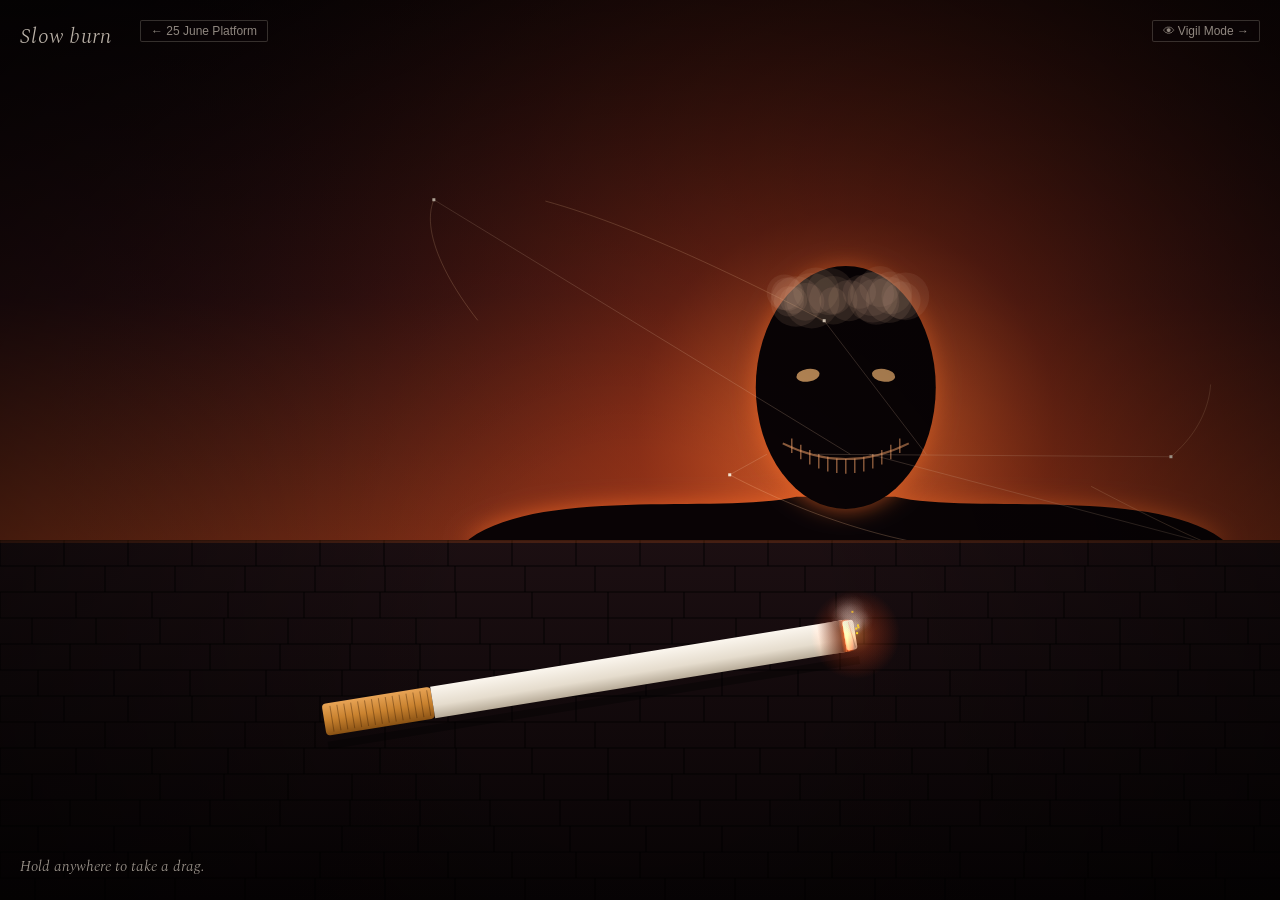
<file: slow-burn.html>
<!DOCTYPE html>
<html lang="en">
<head>
<meta charset="utf-8">
<meta name="viewport" content="width=device-width, initial-scale=1, viewport-fit=cover">
<title>Slow Burn</title>
<link href="https://fonts.googleapis.com/css2?family=Spectral:ital,wght@0,300;1,300&display=swap" rel="stylesheet">
<style>
:root{--ink:#e9dfd2;--ember:#ff6a1a;--bg:#0b0507;color-scheme:dark}
*{box-sizing:border-box}
html,body{height:100%;margin:0;background:var(--bg);overflow:hidden}
canvas{position:fixed;inset:0;width:100%;height:100%;display:block;touch-action:none}
.ui{position:fixed;left:0;right:0;bottom:0;padding:0 20px calc(22px + env(safe-area-inset-bottom,0px));display:flex;justify-content:space-between;align-items:flex-end;font-family:Spectral,Georgia,serif;font-weight:300;color:var(--ink);pointer-events:none}
.ui p{margin:0;font-style:italic;font-size:15px;opacity:.7}
button{pointer-events:auto;font:inherit;font-size:16px;color:var(--ink);background:rgba(10,5,7,.6);border:1px solid rgba(233,223,210,.4);padding:10px 18px;border-radius:2px;cursor:pointer;opacity:0;transition:opacity 1.2s}
button.show{opacity:1}
button:focus-visible{outline:2px solid var(--ember);outline-offset:3px}
h1{position:fixed;top:calc(20px + env(safe-area-inset-top,0px));left:20px;margin:0;font:300 italic 22px Spectral,Georgia,serif;color:var(--ink);opacity:.8;letter-spacing:.02em}
</style>
</head>
<body>
<canvas id="c" aria-label="A cigarette burning slowly in front of a giant silhouette rising behind a wall"></canvas>
<h1>Slow burn</h1>
<!-- Navigation Anchors -->
<a href="index.html" style="position:fixed; top:calc(20px + env(safe-area-inset-top,0px)); left:140px; color:rgba(233,223,210,0.6); font-size:12px; text-decoration:none; z-index:10; border:1px solid rgba(233,223,210,0.2); padding:3px 10px; border-radius:2px; background:rgba(11,5,7,0.5); backdrop-filter:blur(4px); font-family:sans-serif;">&larr; 25 June Platform</a>
<a href="vigil.html" style="position:fixed; top:calc(20px + env(safe-area-inset-top,0px)); right:20px; color:rgba(233,223,210,0.6); font-size:12px; text-decoration:none; z-index:10; border:1px solid rgba(233,223,210,0.2); padding:3px 10px; border-radius:2px; background:rgba(11,5,7,0.5); backdrop-filter:blur(4px); font-family:sans-serif;">👁 Vigil Mode &rarr;</a>

<div class="ui"><p id="hint">Hold anywhere to take a drag.</p><button id="again">Light another</button></div>
<script>
const cv=document.getElementById('c'),ctx=cv.getContext('2d');
const again=document.getElementById('again'),hint=document.getElementById('hint');
const reduce=matchMedia('(prefers-reduced-motion: reduce)').matches;
let W,H,DPR,wallTop,wallCanvas;
function resize(){
  DPR=Math.min(devicePixelRatio||1,2);W=innerWidth;H=innerHeight;
  cv.width=W*DPR;cv.height=H*DPR;ctx.setTransform(DPR,0,0,DPR,0,0);
  wallTop=H*0.6;buildWall();
}
function buildWall(){
  wallCanvas=document.createElement('canvas');wallCanvas.width=W;wallCanvas.height=H-wallTop;
  const g=wallCanvas.getContext('2d');
  const gr=g.createLinearGradient(0,0,0,H-wallTop);gr.addColorStop(0,'#1c0f12');gr.addColorStop(1,'#070304');
  g.fillStyle=gr;g.fillRect(0,0,W,H-wallTop);
  g.strokeStyle='rgba(0,0,0,.55)';g.lineWidth=1.5;
  const bh=26;let row=0;
  for(let y=0;y<H-wallTop;y+=bh,row++){
    g.beginPath();g.moveTo(0,y);g.lineTo(W,y);g.stroke();
    const bw=64+(row%3)*6;
    for(let x=(row%2)*bw/2;x<W;x+=bw){g.beginPath();g.moveTo(x,y);g.lineTo(x,y+bh);g.stroke();}
  }
  g.fillStyle='rgba(255,106,26,.18)';g.fillRect(0,0,W,3);
}
addEventListener('resize',resize);resize();

/* ---------- state ---------- */
let t=0,p=0,ash=8,puff=0,pressing=false,done=false;
const smoke=[],sparks=[],steam=[],chunks=[];
const scouts=Array.from({length:5},(_,i)=>({ph:i*1.3,sp:.35+i*.07,r:.9+i*.18,trail:[]}));
const BURN=200; // seconds for a full cigarette (slow), drag speeds it up
const PAPER=420,FILTER=110,R=16,ANG=-0.16;

addEventListener('pointerdown',()=>{pressing=true;hint.style.opacity=0});
addEventListener('pointerup',()=>pressing=false);
addEventListener('pointercancel',()=>pressing=false);
again.onclick=()=>{p=0;ash=8;done=false;again.classList.remove('show');hint.style.opacity=.7};

function tip(){
  const x=FILTER+PAPER*(1-p)+ash;
  const ox=W/2-(FILTER+PAPER*.5)*Math.cos(ANG)*(Math.min(1,W/760)),oy=H*0.8;
  return {ox,oy,x,wx:ox+x*Math.cos(ANG)*S(),wy:oy+x*Math.sin(ANG)*S()};
}
function S(){return Math.min(1,W/760)}

/* ---------- backdrop ---------- */
function drawSky(){
  const g=ctx.createLinearGradient(0,0,0,wallTop);
  g.addColorStop(0,'#0b0507');g.addColorStop(.55,'#2a0f12');g.addColorStop(1,'#7a2f17');
  ctx.fillStyle=g;ctx.fillRect(0,0,W,H);
}
function titanPos(){
  const cx=W*(W<700?.5:.66)+Math.sin(t*.12)*6;
  const size=Math.min(W,H)*.5;
  const rise=reduce?1:Math.min(1,.55+t/40);
  return {cx,size,top:wallTop-size*1.05*rise+Math.sin(t*.5)*3};
}
function drawSun(tp){
  const g=ctx.createRadialGradient(tp.cx,tp.top+tp.size*.35,10,tp.cx,tp.top+tp.size*.35,tp.size*1.8);
  g.addColorStop(0,'rgba(255,120,50,.85)');g.addColorStop(.25,'rgba(190,60,25,.45)');g.addColorStop(1,'rgba(40,10,12,0)');
  ctx.fillStyle=g;ctx.fillRect(0,0,W,wallTop+2);
}
function drawTitan(tp){
  const {cx,size}=tp,hw=size*.2,hh=size*.27,hy=tp.top+hh;
  ctx.save();
  ctx.fillStyle='#090305';ctx.shadowColor='rgba(255,110,40,.7)';ctx.shadowBlur=22;
  // shoulders & neck
  ctx.beginPath();
  ctx.moveTo(cx-size*.85,wallTop+4);
  ctx.bezierCurveTo(cx-size*.7,hy+hh*.8,cx-hw*1.4,hy+hh*1.05,cx-hw*.55,hy+hh*.9);
  ctx.lineTo(cx+hw*.55,hy+hh*.9);
  ctx.bezierCurveTo(cx+hw*1.4,hy+hh*1.05,cx+size*.7,hy+hh*.8,cx+size*.85,wallTop+4);
  ctx.closePath();ctx.fill();
  // head
  ctx.beginPath();ctx.ellipse(cx,hy,hw,hh,0,0,Math.PI*2);ctx.fill();
  ctx.restore();
  // face: hollow eyes, fixed grin
  const eyeY=hy-hh*.1,pulse=.7+Math.sin(t*2)*.15;
  ctx.fillStyle=`rgba(255,190,120,${pulse})`;
  for(const s of[-1,1]){ctx.beginPath();ctx.ellipse(cx+s*hw*.42,eyeY,hw*.13,hw*.07,s*.15,0,Math.PI*2);ctx.fill();}
  ctx.strokeStyle='rgba(255,170,110,.55)';ctx.lineWidth=2;
  const my=hy+hh*.5;
  ctx.beginPath();ctx.moveTo(cx-hw*.7,my-hh*.04);ctx.quadraticCurveTo(cx,my+hh*.22,cx+hw*.7,my-hh*.04);ctx.stroke();
  ctx.lineWidth=1.5;
  for(let i=-6;i<=6;i++){
    const x=cx+i*hw*.1,yy=my+Math.cos(i/6*1.4)*0+((1-Math.pow(i/6.5,2))*hh*.2)-hh*.04+Math.pow(i/6.5,2)*0;
    ctx.beginPath();ctx.moveTo(x,yy-hh*.07);ctx.lineTo(x,yy+hh*.05);ctx.stroke();
  }
  // steam
  if(!reduce&&Math.random()<.6)steam.push({x:cx+(Math.random()-.5)*hw*1.4,y:tp.top+hh*.3,vx:(Math.random()-.5)*.3,vy:-.5-Math.random()*.6,l:1,s:10+Math.random()*14});
  for(let i=steam.length-1;i>=0;i--){
    const s=steam[i];s.x+=s.vx;s.y+=s.vy;s.l-=.006;s.s+=.25;
    if(s.l<=0){steam.splice(i,1);continue}
    ctx.fillStyle=`rgba(255,200,170,${s.l*.12})`;ctx.beginPath();ctx.arc(s.x,s.y,s.s,0,7);ctx.fill();
  }
  return {hx:cx,hy:hy,hw,hh};
}
function drawScouts(tf){
  for(const s of scouts){
    const a=t*s.sp+s.ph,rr=tf.hh*(1.6+s.r*.9);
    const x=tf.hx+Math.cos(a)*rr*1.25,y=tf.hy+Math.sin(a*1.3)*rr*.55-tf.hh*.2;
    s.trail.push([x,y]);if(s.trail.length>26)s.trail.shift();
    ctx.lineWidth=1;ctx.strokeStyle='rgba(240,200,170,.22)';
    ctx.beginPath();ctx.moveTo(x,y);ctx.lineTo(tf.hx+Math.cos(a+1.5)*tf.hw*.9,tf.hy+tf.hh*.55);ctx.stroke();
    ctx.beginPath();s.trail.forEach(([px,py],i)=>i?ctx.lineTo(px,py):ctx.moveTo(px,py));
    ctx.strokeStyle='rgba(255,200,150,.25)';ctx.stroke();
    ctx.fillStyle='#f3e3d0';ctx.fillRect(x-1.5,y-1.5,3,3);
  }
}

/* ---------- cigarette ---------- */
function drawCig(){
  const k=tip(),sc=S();
  ctx.save();ctx.translate(k.ox,k.oy);ctx.scale(sc,sc);ctx.rotate(ANG);
  const len=PAPER*(1-p),r=R;
  // shadow
  ctx.fillStyle='rgba(0,0,0,.35)';ctx.fillRect(0,r+6,FILTER+len+ash,8);
  // filter
  let g=ctx.createLinearGradient(0,-r,0,r);g.addColorStop(0,'#e8a456');g.addColorStop(.5,'#c9822f');g.addColorStop(1,'#8a5214');
  ctx.fillStyle=g;rr(0,-r,FILTER,r*2,4);ctx.fill();
  ctx.strokeStyle='rgba(60,30,5,.4)';for(let x=8;x<FILTER;x+=7){ctx.beginPath();ctx.moveTo(x,-r+3);ctx.lineTo(x,r-3);ctx.stroke()}
  // paper
  g=ctx.createLinearGradient(0,-r,0,r);g.addColorStop(0,'#fbf6ee');g.addColorStop(.6,'#e5dccd');g.addColorStop(1,'#b7ab98');
  ctx.fillStyle=g;ctx.fillRect(FILTER,-r,len,r*2);
  // char ring
  const ex=FILTER+len;
  const cg=ctx.createLinearGradient(ex-26,0,ex,0);cg.addColorStop(0,'rgba(40,25,18,0)');cg.addColorStop(1,'rgba(30,14,8,.95)');
  ctx.fillStyle=cg;ctx.fillRect(ex-26,-r,26,r*2);
  // ash
  const ag=ctx.createLinearGradient(0,-r,0,r);ag.addColorStop(0,'#cfcac2');ag.addColorStop(1,'#6f6a65');
  ctx.fillStyle=ag;rr(ex,-r+1,ash,r*2-2,3);ctx.fill();
  ctx.strokeStyle='rgba(30,25,25,.35)';for(let x=ex+6;x<ex+ash;x+=9){ctx.beginPath();ctx.moveTo(x,-r+3);ctx.lineTo(x+3,r-3);ctx.stroke()}
  // ember glow at the tip
  const glow=.55+Math.sin(t*3.1)*.08+Math.sin(t*7.3)*.05+puff*.9;
  const eg=ctx.createRadialGradient(ex+ash,0,2,ex+ash,0,r*(2.8+puff*3));
  eg.addColorStop(0,`rgba(255,${150+puff*80|0},60,${Math.min(1,glow)})`);eg.addColorStop(.4,`rgba(255,80,20,${glow*.5})`);eg.addColorStop(1,'rgba(255,60,10,0)');
  ctx.globalCompositeOperation='lighter';ctx.fillStyle=eg;ctx.fillRect(ex+ash-r*6,-r*6,r*12,r*12);
  const seam=ctx.createLinearGradient(ex-4,0,ex+8,0);seam.addColorStop(0,'rgba(255,90,20,0)');seam.addColorStop(.5,`rgba(255,120,40,${.6+puff*.4})`);seam.addColorStop(1,'rgba(255,90,20,0)');
  ctx.fillStyle=seam;ctx.fillRect(ex-4,-r,12,r*2);
  ctx.globalCompositeOperation='source-over';
  ctx.restore();
}
function rr(x,y,w,h,r){ctx.beginPath();ctx.moveTo(x+r,y);ctx.arcTo(x+w,y,x+w,y+h,r);ctx.arcTo(x+w,y+h,x,y+h,r);ctx.arcTo(x,y+h,x,y,r);ctx.arcTo(x,y,x+w,y,r);ctx.closePath()}

function drawParticles(k){
  // smoke
  const n=pressing?3:1;
  if(!done)for(let i=0;i<n;i++)if(Math.random()<(reduce?.2:.7))smoke.push({x:k.wx,y:k.wy-4,vx:(Math.random()-.5)*.25,vy:-.6-Math.random()*.4,l:1,s:4+Math.random()*4,sd:Math.random()*6});
  for(let i=smoke.length-1;i>=0;i--){
    const s=smoke[i];s.l-=.0055;s.s+=.45;s.vy*=.998;
    s.x+=s.vx+Math.sin(t*.9+s.y*.015+s.sd)*.55;s.y+=s.vy;
    if(s.l<=0){smoke.splice(i,1);continue}
    const a=s.l*s.l*.16;
    const g=ctx.createRadialGradient(s.x,s.y,0,s.x,s.y,s.s);g.addColorStop(0,`rgba(220,210,205,${a})`);g.addColorStop(1,'rgba(220,210,205,0)');
    ctx.fillStyle=g;ctx.beginPath();ctx.arc(s.x,s.y,s.s,0,7);ctx.fill();
  }
  // sparks
  if(!done&&Math.random()<(pressing?.5:.06))sparks.push({x:k.wx,y:k.wy,vx:(Math.random()-.5)*1.2,vy:-.5-Math.random()*1.2,l:1});
  for(let i=sparks.length-1;i>=0;i--){
    const s=sparks[i];s.x+=s.vx+Math.sin(t*3+i)*.3;s.y+=s.vy;s.vy+=.008;s.l-=.012;
    if(s.l<=0){sparks.splice(i,1);continue}
    ctx.fillStyle=`rgba(255,${120+s.l*100|0},40,${s.l})`;ctx.fillRect(s.x,s.y,2,2);
  }
  // falling ash
  for(let i=chunks.length-1;i>=0;i--){
    const c=chunks[i];c.x+=c.vx;c.y+=c.vy;c.vy+=.12;c.a+=c.va;c.l-=.012;
    if(c.l<=0||c.y>H){chunks.splice(i,1);continue}
    ctx.save();ctx.translate(c.x,c.y);ctx.rotate(c.a);ctx.fillStyle=`rgba(150,145,140,${c.l})`;ctx.fillRect(-c.w/2,-3,c.w,6);ctx.restore();
  }
}

/* ---------- loop ---------- */
let last=performance.now();
function frame(now){
  const dt=Math.min(.05,(now-last)/1000);last=now;t+=dt;
  puff+=((pressing&&!done?1:0)-puff)*.06;
  if(!done){
    p+=dt/BURN*(1+puff*5);
    ash+=dt*(2.2+puff*8);
    if(ash>44){
      const k=tip();
      for(let i=0;i<4;i++)chunks.push({x:k.wx-ash*.5*S()+i*8,y:k.wy,vx:(Math.random()-.3)*1.2,vy:-1,a:0,va:(Math.random()-.5)*.2,w:12+Math.random()*10,l:1});
      ash=6;
    }
    if(p>=1){p=1;done=true;again.classList.add('show')}
  }
  drawSky();const tp=titanPos();drawSun(tp);
  const tf=drawTitan(tp);drawScouts(tf);
  ctx.drawImage(wallCanvas,0,wallTop);
  const vg=ctx.createRadialGradient(W/2,H*.7,H*.2,W/2,H*.7,H*.95);vg.addColorStop(0,'rgba(0,0,0,0)');vg.addColorStop(1,'rgba(0,0,0,.65)');
  ctx.fillStyle=vg;ctx.fillRect(0,0,W,H);
  drawCig();drawParticles(tip());
  requestAnimationFrame(frame);
}
requestAnimationFrame(frame);
</script>
</body>
</html>
</file>
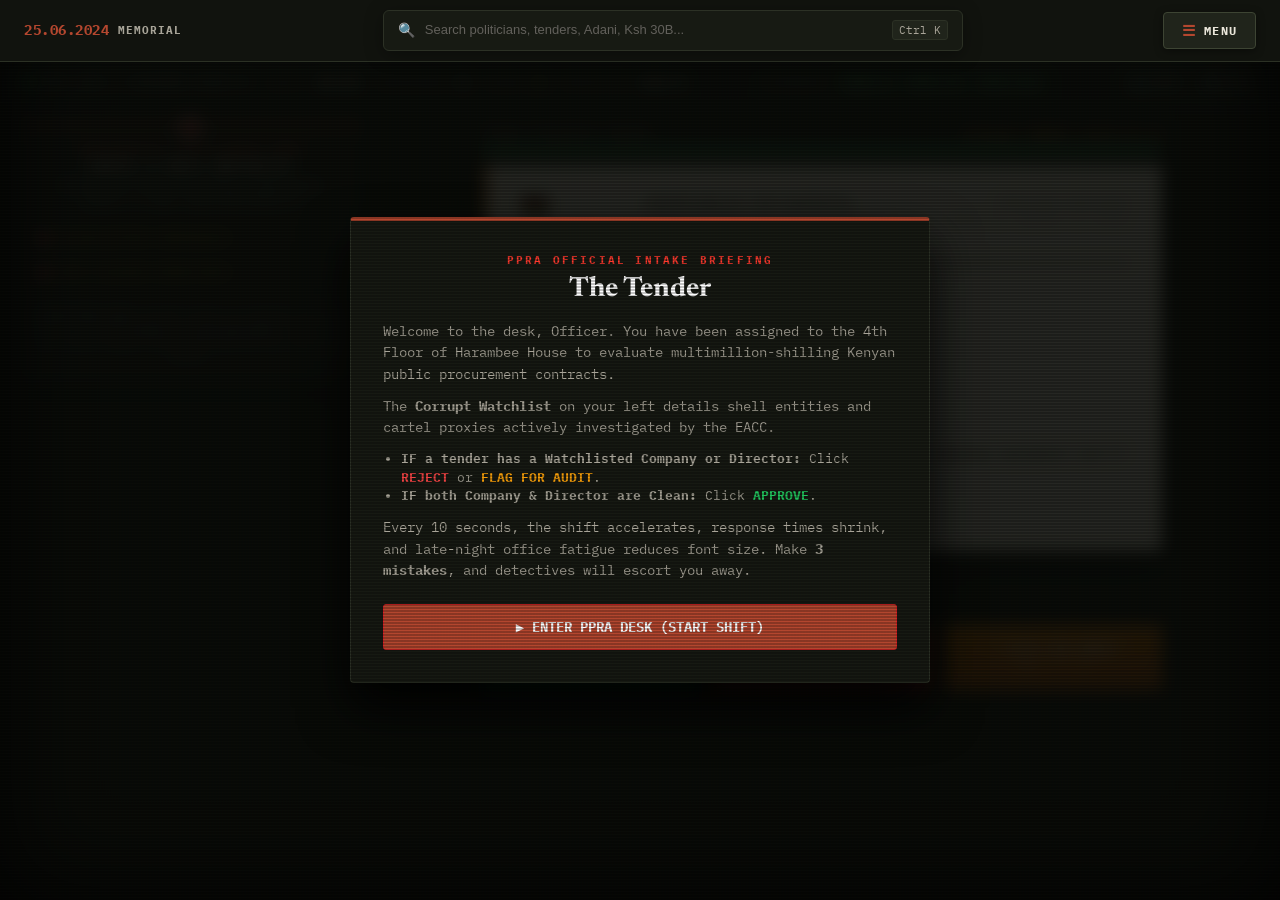
<file: tender.html>
<!DOCTYPE html>
<html lang="en">
<head>
  <meta charset="utf-8">
  <meta name="viewport" content="width=device-width, initial-scale=1, viewport-fit=cover">
  <title>The Tender — Bureaucratic Survival Game | 25 June Platform</title>
  <link rel="preconnect" href="https://fonts.googleapis.com">
  <link rel="preconnect" href="https://fonts.gstatic.com" crossorigin>
  <link href="https://fonts.googleapis.com/css2?family=IBM+Plex+Mono:ital,wght@0,300;0,400;0,500;0,600;0,700;1,400&family=Newsreader:ital,opsz,wght@0,6..72,400;0,6..72,600;1,6..72,400&display=swap" rel="stylesheet">
  <link rel="stylesheet" href="global-search.css">
  <style>
    :root {
      --bg: #12140F;
      --surface: #181B14;
      --surface-elevated: #20241B;
      --border: #2C3125;
      --border-highlight: #3D4433;
      --crimson: #B4472F;
      --crimson-bright: #ff3b2f;
      --green-approve: #22c55e;
      --green-glow: rgba(34, 197, 94, 0.35);
      --red-reject: #ef4444;
      --red-glow: rgba(239, 68, 68, 0.35);
      --amber-flag: #f59e0b;
      --amber-glow: rgba(245, 158, 11, 0.35);
      --paper: #EAE6DA;
      --paper-dim: #A9A599;
      --paper-dark: #62605B;
      --desk-wood: #0d0f0c;
      --dossier-bg: #f5efe1;
      --dossier-ink: #1a1917;
      --font-mono: 'IBM Plex Mono', monospace;
      --font-serif: 'Newsreader', Georgia, serif;
      --doc-font-size: 13.5px;
      color-scheme: dark;
    }

    * { box-sizing: border-box; margin: 0; padding: 0; }
    html, body {
      height: 100%;
      background-color: var(--bg);
      color: var(--paper);
      font-family: var(--font-mono);
      overflow-x: hidden;
      user-select: none;
      -webkit-user-select: none;
    }

    /* Subtle CRT Scanline & Vignette Overlay */
    .scanlines-overlay {
      position: fixed;
      inset: 0;
      background: linear-gradient(rgba(18, 20, 15, 0) 50%, rgba(0, 0, 0, 0.28) 50%),
                  linear-gradient(90deg, rgba(255,0,0,0.015), rgba(0,255,0,0.008), rgba(0,0,255,0.015));
      background-size: 100% 3px, 3px 100%;
      pointer-events: none;
      z-index: 999;
      opacity: 0.85;
      transition: opacity 0.3s;
    }
    .scanlines-overlay.off { opacity: 0; }

    .vignette {
      position: fixed;
      inset: 0;
      box-shadow: inset 0 0 100px rgba(0,0,0,0.85);
      pointer-events: none;
      z-index: 998;
    }

    /* Pinned Platform Navigation */
    .top-nav {
      background: rgba(24, 27, 20, 0.95);
      border-bottom: 1px solid var(--border);
      padding: 10px 24px;
      font-size: 13px;
      display: flex;
      justify-content: space-between;
      align-items: center;
      position: sticky;
      top: 0;
      z-index: 100;
      backdrop-filter: blur(12px);
      gap: 16px;
    }
    .nav-brand {
      font-family: var(--font-mono);
      font-weight: 600;
      color: var(--paper);
      text-decoration: none;
      display: flex;
      align-items: center;
      gap: 8px;
      letter-spacing: 0.05em;
    }
    .nav-brand span { color: var(--crimson); }
    .nav-search-wrap { flex: 1; max-width: 520px; }

    /* Game HUD Banner */
    .game-hud {
      background: #141710;
      border-bottom: 1px solid var(--border);
      padding: 8px 24px;
      display: flex;
      flex-wrap: wrap;
      justify-content: space-between;
      align-items: center;
      gap: 14px;
      font-size: 12px;
      z-index: 50;
      position: relative;
    }
    .hud-left {
      display: flex;
      align-items: center;
      gap: 18px;
      flex-wrap: wrap;
    }
    .officer-badge {
      display: flex;
      align-items: center;
      gap: 8px;
      color: var(--paper-dim);
    }
    .status-dot {
      width: 8px;
      height: 8px;
      border-radius: 50%;
      background: var(--green-approve);
      box-shadow: 0 0 8px var(--green-approve);
    }
    .status-dot.danger {
      background: var(--crimson-bright);
      box-shadow: 0 0 10px var(--crimson-bright);
    }
    .hud-stat-box {
      display: flex;
      align-items: baseline;
      gap: 6px;
    }
    .hud-stat-label {
      color: var(--paper-dark);
      font-size: 11px;
      text-transform: uppercase;
      letter-spacing: 0.05em;
    }
    .hud-stat-val {
      color: var(--paper);
      font-weight: 600;
      font-size: 13px;
    }
    .hud-stat-val.gold { color: #facc15; }
    .hud-stat-val.crimson { color: var(--crimson-bright); }

    /* Lives: 3 Official Seals */
    .lives-wrapper {
      display: flex;
      align-items: center;
      gap: 8px;
    }
    .clearance-label {
      font-size: 11px;
      color: var(--paper-dark);
      text-transform: uppercase;
    }
    .clearance-seals {
      display: flex;
      gap: 6px;
    }
    .clearance-seal {
      display: inline-flex;
      align-items: center;
      gap: 4px;
      font-size: 10.5px;
      padding: 3px 7px;
      border-radius: 2px;
      border: 1px solid rgba(34, 197, 94, 0.4);
      background: rgba(34, 197, 94, 0.12);
      color: #86efac;
      transition: all 0.3s;
    }
    .clearance-seal.revoked {
      border-color: rgba(239, 68, 68, 0.6);
      background: rgba(239, 68, 68, 0.25);
      color: #fca5a5;
      text-decoration: line-through;
      animation: sealRevokeShake 0.4s ease;
    }
    @keyframes sealRevokeShake {
      0%, 100% { transform: translateX(0); }
      20%, 60% { transform: translateX(-4px); }
      40%, 80% { transform: translateX(4px); }
    }

    .hud-right {
      display: flex;
      align-items: center;
      gap: 12px;
    }
    .toggle-hud-btn {
      background: var(--surface-elevated);
      border: 1px solid var(--border);
      color: var(--paper-dim);
      font-family: var(--font-mono);
      font-size: 11px;
      padding: 4px 8px;
      border-radius: 3px;
      cursor: pointer;
      transition: all 0.2s;
    }
    .toggle-hud-btn:hover {
      background: var(--border);
      color: #fff;
    }

    /* Main Container: Split Desk Layout */
    .game-arena {
      max-width: 1380px;
      margin: 0 auto;
      padding: 20px;
      display: grid;
      grid-template-columns: 340px 1fr;
      gap: 24px;
      min-height: calc(100vh - 120px);
      align-items: start;
    }

    /* Mobile Watchlist Toggle Bar */
    .mobile-watchlist-toggle {
      display: none;
      background: var(--surface);
      border: 1px solid var(--border);
      color: #fbbf24;
      font-family: var(--font-mono);
      font-size: 12px;
      padding: 8px 14px;
      border-radius: 4px;
      margin-bottom: 12px;
      cursor: pointer;
      text-align: center;
      width: 100%;
    }

    /* Left Panel: Corrupt Watchlist Memo */
    .watchlist-memo {
      background: #191c15;
      border: 1px solid var(--border);
      border-top: 3px solid var(--crimson);
      border-radius: 4px;
      padding: 16px;
      position: sticky;
      top: 60px;
      box-shadow: 0 10px 25px rgba(0,0,0,0.5);
      transition: all 0.3s ease;
    }
    .memo-pin {
      position: absolute;
      top: -10px;
      left: 50%;
      transform: translateX(-50%);
      width: 22px;
      height: 22px;
      background: #991b1b;
      border-radius: 50%;
      box-shadow: 0 2px 6px rgba(0,0,0,0.6), inset 0 2px 4px rgba(255,255,255,0.3);
      border: 2px solid #fecaca;
    }
    .memo-header {
      border-bottom: 1px dashed var(--border-highlight);
      padding-bottom: 10px;
      margin-bottom: 14px;
      text-align: center;
    }
    .memo-tag {
      font-size: 10px;
      color: var(--crimson-bright);
      letter-spacing: 0.15em;
      text-transform: uppercase;
      font-weight: 700;
    }
    .memo-title {
      font-size: 13.5px;
      font-weight: 700;
      color: var(--paper);
      margin-top: 2px;
      letter-spacing: 0.04em;
    }
    .memo-sub {
      font-size: 10.5px;
      color: var(--paper-dim);
      font-style: italic;
      margin-top: 3px;
    }

    .watchlist-section-label {
      font-size: 10.5px;
      color: #f59e0b;
      text-transform: uppercase;
      letter-spacing: 0.1em;
      margin: 12px 0 6px;
      display: flex;
      align-items: center;
      gap: 6px;
    }
    .watchlist-section-label::after {
      content: "";
      flex: 1;
      height: 1px;
      background: rgba(245, 158, 11, 0.25);
    }

    .watchlist-list {
      list-style: none;
      display: flex;
      flex-direction: column;
      gap: 6px;
    }
    .watchlist-item {
      background: rgba(255, 255, 255, 0.03);
      border: 1px solid rgba(255, 255, 255, 0.06);
      padding: 6px 10px;
      border-radius: 3px;
      display: flex;
      justify-content: space-between;
      align-items: center;
      font-size: 11.5px;
      transition: background 0.2s, border-color 0.2s;
    }
    .watchlist-item:hover {
      background: rgba(180, 71, 47, 0.15);
      border-color: var(--crimson);
    }
    .watchlist-item.highlight-match {
      background: rgba(255, 59, 47, 0.28);
      border-color: var(--crimson-bright);
      animation: alertBlink 1s infinite alternate;
    }
    @keyframes alertBlink {
      from { box-shadow: 0 0 4px rgba(255,59,47,0.3); }
      to { box-shadow: 0 0 12px rgba(255,59,47,0.7); }
    }
    .watchlist-name {
      font-weight: 600;
      color: #fff;
    }
    .watchlist-badge {
      font-size: 9.5px;
      padding: 2px 5px;
      border-radius: 2px;
      background: rgba(180, 71, 47, 0.25);
      color: #ff8870;
      border: 1px solid rgba(180, 71, 47, 0.45);
      letter-spacing: 0.04em;
    }
    .memo-footer-note {
      margin-top: 14px;
      padding-top: 8px;
      border-top: 1px dashed var(--border);
      font-size: 10px;
      color: var(--paper-dark);
      line-height: 1.4;
      text-align: center;
    }

    /* Right Desk Area */
    .desk-stage {
      display: flex;
      flex-direction: column;
      align-items: center;
      position: relative;
    }

    /* Tender Timer / Fatigue Bar */
    .fatigue-wrapper {
      width: 100%;
      max-width: 680px;
      margin-bottom: 12px;
    }
    .fatigue-meta {
      display: flex;
      justify-content: space-between;
      font-size: 11px;
      color: var(--paper-dim);
      margin-bottom: 4px;
    }
    .fatigue-level-badge {
      color: #fb923c;
      font-weight: 600;
    }
    .tender-countdown-track {
      height: 7px;
      background: rgba(255, 255, 255, 0.1);
      border-radius: 4px;
      overflow: hidden;
      border: 1px solid var(--border);
    }
    .tender-countdown-fill {
      height: 100%;
      width: 100%;
      background: #3ddc84;
      transition: width 0.05s linear, background-color 0.3s;
    }

    /* The Tender Document (Paper Dossier) */
    .dossier-frame {
      width: 100%;
      max-width: 680px;
      min-height: 440px;
      perspective: 1000px;
      position: relative;
    }

    .tender-card {
      background: var(--dossier-bg);
      color: var(--dossier-ink);
      border-radius: 3px;
      padding: 28px 32px;
      box-shadow: 0 15px 35px rgba(0,0,0,0.7), 0 0 1px rgba(0,0,0,0.5);
      position: relative;
      font-family: var(--font-mono);
      font-size: var(--doc-font-size);
      line-height: 1.5;
      border-left: 6px solid #b45309;
      transform: translateX(0);
      transition: transform 0.35s cubic-bezier(0.18, 0.89, 0.32, 1.28), opacity 0.3s ease, font-size 0.3s ease;
      overflow: hidden;
    }
    .tender-card.slide-in {
      animation: tenderSlideIn 0.35s cubic-bezier(0.18, 0.89, 0.32, 1.2) forwards;
    }
    .tender-card.slide-out-approved {
      animation: tenderSlideOutApproved 0.35s ease forwards;
    }
    .tender-card.slide-out-rejected {
      animation: tenderSlideOutRejected 0.35s ease forwards;
    }
    .tender-card.slide-out-flagged {
      animation: tenderSlideOutFlagged 0.35s ease forwards;
    }

    @keyframes tenderSlideIn {
      from { transform: translateX(120%) rotate(2deg); opacity: 0; }
      to { transform: translateX(0) rotate(0deg); opacity: 1; }
    }
    @keyframes tenderSlideOutApproved {
      to { transform: translateX(-120%) rotate(-4deg); opacity: 0; }
    }
    @keyframes tenderSlideOutRejected {
      to { transform: translateY(120%) rotate(5deg); opacity: 0; }
    }
    @keyframes tenderSlideOutFlagged {
      to { transform: translateX(120%) rotate(4deg); opacity: 0; }
    }

    /* Dossier Watermark & Emblems */
    .dossier-header-bar {
      border-bottom: 2px solid #2b2925;
      padding-bottom: 12px;
      margin-bottom: 16px;
      display: flex;
      justify-content: space-between;
      align-items: flex-start;
      gap: 12px;
    }
    .coat-emblem {
      font-size: 24px;
      line-height: 1;
    }
    .dossier-republic-text {
      text-align: center;
      flex: 1;
    }
    .dossier-republic-text h2 {
      font-family: var(--font-serif);
      font-size: 16px;
      letter-spacing: 0.12em;
      text-transform: uppercase;
      font-weight: 700;
      color: #1a1917;
    }
    .dossier-republic-text h3 {
      font-size: 11px;
      letter-spacing: 0.08em;
      text-transform: uppercase;
      color: #57534e;
      font-weight: 600;
    }
    .form-serial {
      font-size: 11px;
      text-align: right;
      color: #78716c;
      font-weight: 600;
    }
    .serial-barcode {
      font-size: 13px;
      letter-spacing: 0.25em;
      color: #44403c;
    }

    /* Dossier Data Grid */
    .dossier-body {
      display: flex;
      flex-direction: column;
      gap: 12px;
    }
    .dossier-row {
      display: grid;
      grid-template-columns: 140px 1fr;
      gap: 10px;
      border-bottom: 1px dotted rgba(0,0,0,0.2);
      padding-bottom: 6px;
      align-items: baseline;
    }
    .dossier-label {
      font-size: 11px;
      font-weight: 700;
      color: #57534e;
      text-transform: uppercase;
      letter-spacing: 0.05em;
    }
    .dossier-val {
      color: #0c0a09;
      font-weight: 600;
      word-break: break-word;
    }
    .dossier-val.company-name {
      font-size: 15px;
      color: #1e1b18;
      font-weight: 700;
    }
    .dossier-val.amount-val {
      font-size: 16px;
      color: #854d0e;
      font-weight: 700;
      letter-spacing: 0.02em;
    }
    .dossier-val.desc-val {
      font-size: 12.5px;
      line-height: 1.45;
      color: #292524;
      font-style: italic;
    }

    /* Ink Stamp FX */
    .stamp-container {
      position: absolute;
      top: 50%;
      left: 50%;
      transform: translate(-50%, -50%) scale(0);
      pointer-events: none;
      z-index: 30;
      opacity: 0;
      transition: transform 0.2s cubic-bezier(0.18, 0.89, 0.32, 1.28), opacity 0.2s;
    }
    .stamp-container.stamped {
      transform: translate(-50%, -50%) scale(1) rotate(-8deg);
      opacity: 0.92;
    }
    .stamp-container.stamped.approved {
      transform: translate(-50%, -50%) scale(1) rotate(6deg);
    }
    .stamp-box {
      border: 4px double currentColor;
      padding: 10px 24px;
      border-radius: 4px;
      font-family: var(--font-mono);
      font-size: 26px;
      font-weight: 800;
      letter-spacing: 0.15em;
      text-transform: uppercase;
      text-align: center;
      box-shadow: inset 0 0 8px rgba(0,0,0,0.15);
      background: rgba(245, 239, 225, 0.85);
      backdrop-filter: blur(2px);
    }
    .stamp-box.approved {
      color: #15803d;
      border-color: #15803d;
    }
    .stamp-box.rejected {
      color: #b91c1c;
      border-color: #b91c1c;
    }
    .stamp-box.flagged {
      color: #b45309;
      border-color: #b45309;
    }
    .stamp-sub {
      font-size: 10px;
      letter-spacing: 0.08em;
      margin-top: 2px;
      font-weight: 600;
    }

    /* Action Buttons Panel */
    .action-panel {
      width: 100%;
      max-width: 680px;
      display: grid;
      grid-template-columns: 1fr 1fr 1fr;
      gap: 14px;
      margin-top: 20px;
    }
    .btn-action {
      font-family: var(--font-mono);
      font-size: 14px;
      font-weight: 700;
      padding: 14px 12px;
      border-radius: 4px;
      cursor: pointer;
      display: flex;
      flex-direction: column;
      align-items: center;
      gap: 4px;
      transition: all 0.18s ease;
      border: 1px solid transparent;
      box-shadow: 0 4px 12px rgba(0,0,0,0.3);
    }
    .btn-action span.kbd-hint {
      font-size: 10px;
      opacity: 0.75;
      font-weight: 400;
      letter-spacing: 0.05em;
    }
    .btn-action:active {
      transform: translateY(2px);
    }

    .btn-approve {
      background: linear-gradient(180deg, #16a34a 0%, #15803d 100%);
      color: #fff;
      border-color: #22c55e;
    }
    .btn-approve:hover {
      box-shadow: 0 0 20px var(--green-glow);
      filter: brightness(1.1);
    }

    .btn-reject {
      background: linear-gradient(180deg, #dc2626 0%, #b91c1c 100%);
      color: #fff;
      border-color: #ef4444;
    }
    .btn-reject:hover {
      box-shadow: 0 0 20px var(--red-glow);
      filter: brightness(1.1);
    }

    .btn-flag {
      background: linear-gradient(180deg, #d97706 0%, #b45309 100%);
      color: #fff;
      border-color: #f59e0b;
    }
    .btn-flag:hover {
      box-shadow: 0 0 20px var(--amber-glow);
      filter: brightness(1.1);
    }

    /* EACC Investigation Alert Banner */
    .investigation-banner {
      position: fixed;
      top: 100px;
      left: 50%;
      transform: translateX(-50%) translateY(-100px);
      background: rgba(185, 28, 28, 0.95);
      border: 2px solid #ef4444;
      box-shadow: 0 0 40px rgba(239, 68, 68, 0.6);
      color: #fff;
      padding: 14px 28px;
      border-radius: 4px;
      z-index: 200;
      font-size: 14px;
      font-weight: 700;
      letter-spacing: 0.05em;
      text-align: center;
      opacity: 0;
      pointer-events: none;
      transition: all 0.3s cubic-bezier(0.18, 0.89, 0.32, 1.28);
    }
    .investigation-banner.show {
      transform: translateX(-50%) translateY(0);
      opacity: 1;
    }
    .investigation-banner .alert-sub {
      font-size: 11.5px;
      font-weight: 400;
      opacity: 0.9;
      margin-top: 3px;
    }

    /* Random Distractor Whisper Toast */
    .whisper-toast {
      position: fixed;
      bottom: 24px;
      left: 50%;
      transform: translateX(-50%) translateY(50px);
      background: rgba(20, 23, 17, 0.92);
      border: 1px solid rgba(245, 158, 11, 0.5);
      box-shadow: 0 0 25px rgba(245, 158, 11, 0.25);
      color: #fef3c7;
      padding: 10px 22px;
      border-radius: 4px;
      z-index: 150;
      font-size: 12.5px;
      font-style: italic;
      letter-spacing: 0.03em;
      opacity: 0;
      pointer-events: none;
      transition: all 0.35s ease;
      display: flex;
      align-items: center;
      gap: 10px;
    }
    .whisper-toast.show {
      transform: translateX(-50%) translateY(0);
      opacity: 1;
    }
    .whisper-toast .whisper-icon {
      font-size: 16px;
      font-style: normal;
    }

    /* Screen Shake FX */
    body.screen-shake {
      animation: screenShakeAnim 0.35s ease;
    }
    @keyframes screenShakeAnim {
      0%, 100% { transform: translate(0, 0); }
      15% { transform: translate(-8px, 6px); }
      30% { transform: translate(7px, -5px); }
      45% { transform: translate(-6px, 4px); }
      60% { transform: translate(5px, -3px); }
      75% { transform: translate(-3px, 2px); }
    }

    /* Modal Overlays (Briefing, 20-Tenders Milestone, Game Over) */
    .modal-overlay {
      position: fixed;
      inset: 0;
      background: rgba(10, 12, 9, 0.88);
      backdrop-filter: blur(8px);
      display: none;
      align-items: center;
      justify-content: center;
      z-index: 500;
      padding: 20px;
    }
    .modal-overlay.active {
      display: flex;
    }
    .modal-card {
      background: #171a13;
      border: 1px solid var(--border);
      border-top: 4px solid var(--crimson);
      border-radius: 4px;
      max-width: 580px;
      width: 100%;
      padding: 32px;
      box-shadow: 0 25px 50px rgba(0,0,0,0.85);
      text-align: center;
      animation: modalFadeIn 0.3s ease;
    }
    @keyframes modalFadeIn {
      from { opacity: 0; transform: scale(0.95); }
      to { opacity: 1; transform: scale(1); }
    }
    .modal-kicker {
      font-size: 11px;
      color: var(--crimson-bright);
      letter-spacing: 0.2em;
      text-transform: uppercase;
      font-weight: 700;
      margin-bottom: 6px;
    }
    .modal-title {
      font-family: var(--font-serif);
      font-size: 28px;
      color: #fff;
      line-height: 1.2;
      margin-bottom: 14px;
    }
    .modal-desc {
      font-size: 13.5px;
      color: var(--paper-dim);
      line-height: 1.6;
      margin-bottom: 22px;
      text-align: left;
    }
    .modal-stats-grid {
      display: grid;
      grid-template-columns: 1fr 1fr;
      gap: 12px;
      background: rgba(0,0,0,0.25);
      border: 1px solid var(--border);
      padding: 14px;
      border-radius: 3px;
      margin-bottom: 24px;
      text-align: left;
      font-size: 12px;
    }
    .modal-stat-row {
      display: flex;
      justify-content: space-between;
    }
    .modal-stat-label { color: var(--paper-dark); }
    .modal-stat-val { color: #fff; font-weight: 600; }
    .modal-stat-val.gold { color: #facc15; }
    .modal-stat-val.green { color: #4ade80; }

    .modal-actions {
      display: flex;
      flex-direction: column;
      gap: 10px;
    }
    .modal-btn {
      font-family: var(--font-mono);
      font-size: 14px;
      font-weight: 700;
      padding: 13px 20px;
      border-radius: 3px;
      cursor: pointer;
      text-decoration: none;
      display: inline-flex;
      align-items: center;
      justify-content: center;
      gap: 8px;
      transition: all 0.2s;
      border: 1px solid var(--border);
    }
    .modal-btn.primary {
      background: var(--crimson);
      color: #fff;
      border-color: #dc2626;
    }
    .modal-btn.primary:hover {
      background: #c53018;
      box-shadow: 0 0 15px rgba(180, 71, 47, 0.4);
    }
    .modal-btn.secondary {
      background: var(--surface-elevated);
      color: var(--paper);
    }
    .modal-btn.secondary:hover {
      background: var(--border);
      color: #fff;
    }

    /* Responsive Queries */
    @media (max-width: 900px) {
      .game-arena {
        grid-template-columns: 1fr;
      }
      .mobile-watchlist-toggle {
        display: block;
      }
      .watchlist-memo {
        display: none;
        position: static;
        margin-bottom: 20px;
      }
      .watchlist-memo.open {
        display: block;
      }
      .dossier-card {
        padding: 20px;
      }
      .dossier-row {
        grid-template-columns: 110px 1fr;
      }
    }
  </style>
</head>
<body>

  <!-- Retro Scanline Overlay -->
  <div class="scanlines-overlay" id="scanlines"></div>
  <div class="vignette"></div>

  <!-- Pinned Platform Header -->
    <!-- Unified Global Top Navigation Bar -->
  <nav class="top-nav" id="site-top-nav">
    <div class="nav-brand-wrap">
      <a href="index.html" class="nav-brand">
        <span class="brand-num">25.06.2024</span>
        <span class="brand-tag">MEMORIAL</span>
      </a>
    </div>

    <div class="nav-search-dock">
      <div class="global-search-component">
        <div class="search-input-wrapper">
          <span class="search-icon-prefix">🔍</span>
          <input type="text" class="global-search-input" placeholder="Search politicians, tenders, Adani, Ksh 30B..." autocomplete="off">
          <span class="search-kbd-shortcut">Ctrl K</span>
        </div>
      </div>
    </div>

    <div class="nav-menu-wrap">
      <button id="site-menu-btn" class="site-menu-btn" aria-haspopup="true" aria-expanded="false" onclick="toggleSiteMenu(event)" aria-label="Open navigation menu">
        <span class="menu-icon">☰</span>
        <span class="menu-text">MENU</span>
      </button>
    </div>
  </nav>

  <!-- Unified Categorized Navigation Overlay (Drawer / Modal) -->
  <div id="site-menu-overlay" class="site-menu-overlay" onclick="closeSiteMenu(event)" aria-hidden="true">
    <div class="site-menu-panel" onclick="event.stopPropagation()" role="dialog" aria-modal="true" aria-label="Main Navigation Menu">
      <div class="site-menu-header">
        <div class="menu-header-brand">
          <span class="menu-header-kicker">25.06.2024 ARCHIVE</span>
          <h3 class="menu-header-title">ARCHIVE &amp; INVESTIGATIVE TOOLS</h3>
        </div>
        <button class="site-menu-close" onclick="closeSiteMenu(event)" aria-label="Close menu">&times;</button>
      </div>

      <div class="site-menu-body">
        <!-- CATEGORY 1: INTELLIGENCE -->
        <section class="menu-category-section">
          <div class="category-title">
            <span class="cat-pill intel-pill">INTELLIGENCE</span>
            <span class="cat-desc">Forensic dossiers, asset tracking &amp; sovereign financial ledgers</span>
          </div>
          <div class="category-grid">
            <a href="promises-plunder.html" class="menu-item-card">
              <span class="item-card-icon">📜</span>
              <div class="item-card-content">
                <div class="item-card-heading">Promises &amp; Plunder</div>
                <div class="item-card-sub">Executive manifestos vs verified broken pledges</div>
              </div>
            </a>
            <a href="money-trail.html" class="menu-item-card">
              <span class="item-card-icon">💰</span>
              <div class="item-card-content">
                <div class="item-card-heading">Money Trail</div>
                <div class="item-card-sub">Sovereign capital ledger, KETRACO, Adani &amp; pending bills</div>
              </div>
            </a>
            <a href="nairobi-property.html" class="menu-item-card">
              <span class="item-card-icon">🏛️</span>
              <div class="item-card-content">
                <div class="item-card-heading">Nairobi Property</div>
                <div class="item-card-sub">Real estate dossiers, Muthaiga, Karen &amp; grabbed public land</div>
              </div>
            </a>
            <a href="nse-tracker.html" class="menu-item-card">
              <span class="item-card-icon">📈</span>
              <div class="item-card-content">
                <div class="item-card-heading">NSE Tracker</div>
                <div class="item-card-sub">Market Watch, trade volume anomalies &amp; suspicious spikes</div>
              </div>
            </a>
            <a href="nse-ledger.html" class="menu-item-card">
              <span class="item-card-icon">📑</span>
              <div class="item-card-content">
                <div class="item-card-heading">NSE Corporate Ledger</div>
                <div class="item-card-sub">Listed corporate concessions, state tenders &amp; insider ties</div>
              </div>
            </a>
            <a href="scandal-graph.html" class="menu-item-card">
              <span class="item-card-icon">🕸️</span>
              <div class="item-card-content">
                <div class="item-card-heading">Scandal Graph</div>
                <div class="item-card-sub">Interactive force-directed node map of state capture cartels</div>
              </div>
            </a>
          </div>
        </section>

        <!-- CATEGORY 2: GAMES -->
        <section class="menu-category-section">
          <div class="category-title">
            <span class="cat-pill games-pill">GAMES</span>
            <span class="cat-desc">Interactive psychological &amp; procurement simulations</span>
          </div>
          <div class="category-grid">
            <a href="tender.html" class="menu-item-card card-tender">
              <span class="item-card-icon" style="color:#3ddc84;">⚖️</span>
              <div class="item-card-content">
                <div class="item-card-heading" style="color:#86efac;">The Tender <span class="card-badge badge-green">PAPERS, PLEASE</span></div>
                <div class="item-card-sub">Bureaucratic PPRA procurement desk survival game</div>
              </div>
            </a>
            <a href="vigil.html" class="menu-item-card card-vigil">
              <span class="item-card-icon" style="color:#ff6a4a;">👁</span>
              <div class="item-card-content">
                <div class="item-card-heading" style="color:#ff8870;">Play Vigil <span class="card-badge badge-red">3 AM SURVIVAL</span></div>
                <div class="item-card-sub">Psychological surveillance QTE and stealth survival game</div>
              </div>
            </a>
          </div>
        </section>

        <!-- CATEGORY 3: ACTION -->
        <section class="menu-category-section">
          <div class="category-title">
            <span class="cat-pill action-pill">ACTION</span>
            <span class="cat-desc">Immediate investigator triggers &amp; whistleblower submissions</span>
          </div>
          <div class="category-grid">
            <button class="menu-item-card card-action-btn" onclick="handleMenuExposeRandom()">
              <span class="item-card-icon" style="color:#facc15;">🎲</span>
              <div class="item-card-content">
                <div class="item-card-heading" style="color:#fde047;">Expose Random Politician</div>
                <div class="item-card-sub">Instant roulette across verified national &amp; county dossiers</div>
              </div>
            </button>
            <a href="contribute.html" class="menu-item-card">
              <span class="item-card-icon" style="color:#38bdf8;">✍</span>
              <div class="item-card-content">
                <div class="item-card-heading" style="color:#7dd3fc;">Contribute</div>
                <div class="item-card-sub">Submit whistleblower evidence or open GitHub pull requests</div>
              </div>
            </a>
            <button class="menu-item-card card-action-btn" onclick="handleMenuToggleSoundtrack()">
              <span class="item-card-icon" style="color:#f43f5e;">🎵</span>
              <div class="item-card-content">
                <div class="item-card-heading">Toggle Soundtrack <span id="menu-soundtrack-badge" class="card-badge badge-cyan">AUDIO</span></div>
                <div class="item-card-sub">Stream resistance audio and memorial ambient soundscape</div>
              </div>
            </button>
          </div>
        </section>
      </div>

      <div class="site-menu-footer">
        <span>25.06.2024 MEMORIAL ARCHIVE &bull; NAIROBI, KENYA</span>
        <span>Press <strong>ESC</strong> to close &bull; <strong>Ctrl + K</strong> to search</span>
      </div>
    </div>
  </div>

  <!-- Game HUD Bar -->
  <div class="game-hud">
    <div class="hud-left">
      <div class="officer-badge">
        <span class="status-dot" id="officer-status-dot"></span>
        <span>PPRA DESK // HARAMBEE HOUSE 4F</span>
      </div>
      <div class="hud-stat-box">
        <span class="hud-stat-label">Shift:</span>
        <span class="hud-stat-val" id="shift-timer">00:00</span>
      </div>
      <div class="hud-stat-box">
        <span class="hud-stat-label">Processed:</span>
        <span class="hud-stat-val" id="hud-processed">0</span>
      </div>
      <div class="hud-stat-box">
        <span class="hud-stat-label">Score:</span>
        <span class="hud-stat-val gold" id="hud-score">0</span>
      </div>
      <div class="hud-stat-box">
        <span class="hud-stat-label">Protected:</span>
        <span class="hud-stat-val" id="hud-protected">Ksh 0</span>
      </div>
    </div>

    <!-- 3 Lives Clearance Status -->
    <div class="lives-wrapper">
      <span class="clearance-label">Clearance:</span>
      <div class="clearance-seals" id="clearance-seals-container">
        <span class="clearance-seal" id="seal-1">SEAL I</span>
        <span class="clearance-seal" id="seal-2">SEAL II</span>
        <span class="clearance-seal" id="seal-3">SEAL III</span>
      </div>
    </div>

    <div class="hud-right">
      <button class="toggle-hud-btn" id="btn-toggle-scanlines" title="Toggle CRT scanlines">📺 CRT</button>
      <button class="toggle-hud-btn" id="btn-toggle-sound" title="Toggle sound effects">🔊 SFX</button>
    </div>
  </div>

  <!-- Game Arena -->
  <main class="game-arena">

    <!-- Mobile Toggle for Watchlist -->
    <button class="mobile-watchlist-toggle" id="btn-mobile-watchlist">
      📋 TOGGLE WATCHLIST MEMO (EACC/DCI)
    </button>

    <!-- Left Panel: Corrupt Watchlist Memo -->
    <aside class="watchlist-memo" id="watchlist-memo">
      <div class="memo-pin"></div>
      <div class="memo-header">
        <div class="memo-tag">CONFIDENTIAL INTELLIGENCE MEMO</div>
        <div class="memo-title">CARTEL &amp; SHELL WATCHLIST</div>
        <div class="memo-sub">Ethics and Anti-Corruption Commission (EACC) // Ref: EACC/OPS/2024/77</div>
      </div>

      <div class="watchlist-section-label">🔴 Blacklisted Companies</div>
      <ul class="watchlist-list" id="watchlist-companies-list">
        <!-- Rendered by JavaScript -->
      </ul>

      <div class="watchlist-section-label" style="margin-top:14px;">🔴 Red-Flagged Directors</div>
      <ul class="watchlist-list" id="watchlist-directors-list">
        <!-- Rendered by JavaScript -->
      </ul>

      <div class="memo-footer-note">
        <strong>OPERATIONAL RULE:</strong> If ANY entity or director appears above, you MUST <u>REJECT</u> or <u>FLAG FOR AUDIT</u>. Approving any listed target constitutes grounds for immediate arrest.
      </div>
    </aside>

    <!-- Center Stage: Desk & Tender Card -->
    <section class="desk-stage">

      <!-- Fatigue & Countdown Bar -->
      <div class="fatigue-wrapper">
        <div class="fatigue-meta">
          <span>Tender Evaluation Window</span>
          <span class="fatigue-level-badge" id="fatigue-indicator">Fatigue: NORMAL (Shift Hr 1)</span>
        </div>
        <div class="tender-countdown-track">
          <div class="tender-countdown-fill" id="countdown-bar"></div>
        </div>
      </div>

      <!-- Dossier Document Card -->
      <div class="dossier-frame">
        <article class="tender-card" id="tender-card">
          
          <header class="dossier-header-bar">
            <div class="coat-emblem">🇰🇪</div>
            <div class="dossier-republic-text">
              <h2>Republic of Kenya</h2>
              <h3>Public Procurement Regulatory Authority (PPRA)</h3>
              <p style="font-size:10px; color:#57534e; margin-top:2px;">TENDER EVALUATION DOSSIER &bull; FORM PPRA-T8</p>
            </div>
            <div class="form-serial">
              <div id="tender-ref-no">PPRA/EVAL/2024/0914</div>
              <div class="serial-barcode">||| | |||| | |||</div>
            </div>
          </header>

          <div class="dossier-body">
            <div class="dossier-row">
              <span class="dossier-label">Procuring Entity:</span>
              <span class="dossier-val" id="doc-entity">Ministry of Health</span>
            </div>

            <div class="dossier-row">
              <span class="dossier-label">Company Name:</span>
              <span class="dossier-val company-name" id="doc-company">Apex Holdings Ltd</span>
            </div>

            <div class="dossier-row">
              <span class="dossier-label">Director(s):</span>
              <span class="dossier-val" id="doc-director">Kunal Bid</span>
            </div>

            <div class="dossier-row">
              <span class="dossier-label">Tender Amount:</span>
              <span class="dossier-val amount-val" id="doc-amount">Ksh 840,000,000</span>
            </div>

            <div class="dossier-row">
              <span class="dossier-label">Project Scope:</span>
              <span class="dossier-val desc-val" id="doc-desc">Procurement of emergency medical imaging equipment and CT scanner accessories.</span>
            </div>

            <div class="dossier-row" style="border-bottom:none;">
              <span class="dossier-label">Tax Compliance:</span>
              <span class="dossier-val" id="doc-pin" style="font-size:11.5px; color:#44403c;">KRA PIN P051992811K &bull; Validated</span>
            </div>
          </div>

          <!-- Stamping Graphic Overlay -->
          <div class="stamp-container" id="stamp-container">
            <div class="stamp-box" id="stamp-box">
              <div id="stamp-text">APPROVED</div>
              <div class="stamp-sub" id="stamp-sub">PPRA COMPLIANCE VERIFIED</div>
            </div>
          </div>

        </article>
      </div>

      <!-- Action Decision Buttons -->
      <div class="action-panel">
        <button class="btn-action btn-approve" id="btn-approve" onclick="submitDecision('APPROVE')">
          <span>✓ APPROVE</span>
          <span class="kbd-hint">[Key: A / 1]</span>
        </button>

        <button class="btn-action btn-reject" id="btn-reject" onclick="submitDecision('REJECT')">
          <span>✗ REJECT</span>
          <span class="kbd-hint">[Key: R / 2]</span>
        </button>

        <button class="btn-action btn-flag" id="btn-flag" onclick="submitDecision('FLAG')">
          <span>⚠ FLAG FOR AUDIT</span>
          <span class="kbd-hint">[Key: F / 3]</span>
        </button>
      </div>

    </section>
  </main>

  <!-- EACC Investigation Alert Banner -->
  <div class="investigation-banner" id="investigation-banner">
    <div id="investigation-title">🚨 EACC INVESTIGATION OPENED</div>
    <div class="alert-sub" id="investigation-sub">You cleared a blacklisted shell company. 1 PPRA Clearance Seal revoked!</div>
  </div>

  <!-- Random Distractor Whisper Toast -->
  <div class="whisper-toast" id="whisper-toast">
    <span class="whisper-icon">👁</span>
    <span id="whisper-text">A senior State House aide is waiting in the corridor...</span>
  </div>

  <!-- MODAL 1: Intake Briefing (Start Screen) -->
  <div class="modal-overlay active" id="briefing-modal">
    <div class="modal-card">
      <div class="modal-kicker">PPRA OFFICIAL INTAKE BRIEFING</div>
      <h2 class="modal-title">The Tender</h2>
      <div class="modal-desc">
        <p style="margin-bottom:10px;">Welcome to the desk, Officer. You have been assigned to the 4th Floor of Harambee House to evaluate multimillion-shilling Kenyan public procurement contracts.</p>
        <p style="margin-bottom:10px;">The <strong>Corrupt Watchlist</strong> on your left details shell entities and cartel proxies actively investigated by the EACC.</p>
        <ul style="margin-left:18px; margin-bottom:12px; font-size:12.5px; line-height:1.5;">
          <li><strong>IF a tender has a Watchlisted Company or Director:</strong> Click <span style="color:#ef4444; font-weight:700;">REJECT</span> or <span style="color:#f59e0b; font-weight:700;">FLAG FOR AUDIT</span>.</li>
          <li><strong>IF both Company &amp; Director are Clean:</strong> Click <span style="color:#22c55e; font-weight:700;">APPROVE</span>.</li>
        </ul>
        <p>Every 10 seconds, the shift accelerates, response times shrink, and late-night office fatigue reduces font size. Make <strong>3 mistakes</strong>, and detectives will escort you away.</p>
      </div>
      <div class="modal-actions">
        <button class="modal-btn primary" id="btn-start-game" onclick="startGame()">
          ▶ ENTER PPRA DESK (START SHIFT)
        </button>
      </div>
    </div>
  </div>

  <!-- MODAL 2: 20 Tenders Milestone (The Truth Unlock) -->
  <div class="modal-overlay" id="milestone-modal">
    <div class="modal-card" style="border-top-color:#f59e0b;">
      <div class="modal-kicker" style="color:#f59e0b;">SYSTEM RESILIENCE CONFIRMED</div>
      <h2 class="modal-title">You Survived the System</h2>
      <div class="modal-desc">
        <p style="margin-bottom:12px;">You processed <strong>20 tenders</strong> under severe bureaucratic stress without capitulating to cartel pressure. You protected public funds from being looted at source.</p>
        <p style="margin-bottom:14px; font-style:italic; color:#e2e8f0; border-left:3px solid #f59e0b; padding-left:12px;">"In Kenya, junior officers on the desk are offered bribes or framed for ministerial corruption. The real cartels aren't on this desk—they sit in Cabinet and Parliament."</p>
      </div>
      <div class="modal-actions">
        <a href="money-trail.html?unlocked=true" class="modal-btn primary" style="background:#b45309; border-color:#f59e0b;">
          🔓 SEE WHO IS REALLY STEALING (MONEY TRAIL) &rarr;
        </a>
        <button class="modal-btn secondary" onclick="closeMilestoneModal()">
          CONTINUE HARDCORE SHIFT (ENDLESS MODE)
        </button>
      </div>
    </div>
  </div>

  <!-- MODAL 3: Game Over (Arrested) -->
  <div class="modal-overlay" id="gameover-modal">
    <div class="modal-card" style="border-top-color:#dc2626;">
      <div class="modal-kicker">EACC ENFORCEMENT ACTION</div>
      <h2 class="modal-title">You Have Been Arrested</h2>
      <div class="modal-desc">
        <p id="gameover-reason" style="margin-bottom:12px;">At 03:14 AM, EACC detectives accompanied by DCI officers entered your office. All 3 PPRA Clearance Seals have been revoked under Section 45 of the Anti-Corruption and Economic Crimes Act.</p>
      </div>

      <div class="modal-stats-grid">
        <div class="modal-stat-row">
          <span class="modal-stat-label">Tenders Processed:</span>
          <span class="modal-stat-val" id="stat-processed">0</span>
        </div>
        <div class="modal-stat-row">
          <span class="modal-stat-label">Cartels Intercepted:</span>
          <span class="modal-stat-val green" id="stat-intercepted">0</span>
        </div>
        <div class="modal-stat-row">
          <span class="modal-stat-label">Funds Protected:</span>
          <span class="modal-stat-val gold" id="stat-protected">Ksh 0</span>
        </div>
        <div class="modal-stat-row">
          <span class="modal-stat-label">Shift Duration:</span>
          <span class="modal-stat-val" id="stat-time">00:00</span>
        </div>
        <div class="modal-stat-row">
          <span class="modal-stat-label">Final Score:</span>
          <span class="modal-stat-val gold" id="stat-score">0</span>
        </div>
        <div class="modal-stat-row">
          <span class="modal-stat-label">All-Time High Score:</span>
          <span class="modal-stat-val" id="stat-highscore">0</span>
        </div>
      </div>

      <div class="modal-actions">
        <button class="modal-btn primary" onclick="startGame()">
          🔄 START NEW SHIFT (PLAY AGAIN)
        </button>
        <a href="money-trail.html" class="modal-btn secondary">
          💰 EXPOSE REAL CARTELS IN MONEY TRAIL
        </a>
        <a href="vigil.html" class="modal-btn secondary">
          👁 PLAY VIGIL MINI-GAME
        </a>
      </div>
    </div>
  </div>

  <!-- Shared Global Search Logic -->
  <script src="global-search.js"></script>

  <!-- The Tender Game Engine -->
  <script>
    /* =====================================================================
       THE TENDER — PPRA BUREAUCRATIC SURVIVAL GAME
       Kenyan Public Procurement Simulation (Papers, Please Inspired)
       ===================================================================== */

    // 1. DATA POOLS
    const CORRUPT_DIRECTORS_POOL = [
      { name: "Kunal Bid", tag: "PROXY SUPPLIER", note: "Linked to edible oil concession contracts" },
      { name: "Kamlesh Pattni", tag: "GOLDENBERG PROXY", note: "Architect of 1990s sovereign gold export scam" },
      { name: "Deepak Kamani", tag: "ANGLO LEASING", note: "Security communication phantom contracts" },
      { name: "John Waluke", tag: "MAIZE CARTEL", note: "NCPB fraudulent arbitration billing" },
      { name: "Ann Ngirita", tag: "NYS SUPPLY PROXY", note: "Ksh 9B National Youth Service air supply" },
      { name: "Phyllis Njeri", tag: "GHOST CONTRACTOR", note: "NYS fictitious firewood invoices" },
      { name: "Gautam Adani", tag: "STATE CAPTURE", note: "JKIA & KETRACO sovereign asset concessions" },
      { name: "James Omondi", tag: "BYPASS PROXY", note: "Subcontractor for fictitious western bypass" },
      { name: "Wambugu Githinji", tag: "KEMSA MILLIONAIRE", note: "Direct emergency procurement without tender" },
      { name: "Patrick Lumumba O.", tag: "BOREHOLE SYNDICATE", note: "Dry well invoices in drought relief areas" },
      { name: "Abdi Mohamed", tag: "GARBAGE GHOST", note: "Nairobi County ghost waste billing" },
      { name: "Samuel Kimani", tag: "DAM PROXY", note: "Advance payment diversion scheme" }
    ];

    const CORRUPT_COMPANIES_POOL = [
      { name: "Apex Holdings Ltd", tag: "SHELL ENTITY", note: "Registered to virtual PO Box in Westlands" },
      { name: "Muthaiga Imports & Logistics", tag: "AIR SUPPLIER", note: "Zero physical equipment or warehouse" },
      { name: "Kilifi Flour Mills", tag: "FOOD RELIEF CARTEL", note: "Billed 80,000 bags never delivered" },
      { name: "Silverstone Supplies Ltd", tag: "PENDING BILL SHELL", note: "Nairobi County priority pending bills" },
      { name: "Enso Healthcare Solutions", tag: "KEMSA COVID PROXY", note: "Supplied expired rapid test reagents" },
      { name: "Adani Energy Solutions", tag: "CONCESSION RIGGING", note: "30-year unsolicited transmission line deal" },
      { name: "Broadwalk Logistics", tag: "TAX EVASION PROBE", note: "No verifiable KRA electronic tax registers" },
      { name: "Prime Horizon Infrastructure", tag: "ROAD CONTRACT PROXY", note: "Delayed 14km road by 6 years after advance" },
      { name: "Savannah Petrochem FZE", tag: "OFFSHORE SPECIAL", note: "Mauritius-registered briefcase entity" },
      { name: "Tana River Excavators Ltd", tag: "IRRIGATION SCHEME", note: "Billed Ksh 400M for undug canal" },
      { name: "Afya House Directives Ltd", tag: "MINISTRY PROXY", note: "Formed 14 days prior to tender opening" },
      { name: "Blue Crest Engineering", tag: "CONTAINER RIGGING", note: "Subcontracted with zero engineers on payroll" }
    ];

    const CLEAN_DIRECTORS_POOL = [
      "Eng. David Mwangi", "Dr. Amina Hassan", "Peter Otieno Ochieng",
      "Grace Wanjiku Kariuki", "Samuel Kiprop Cheruiyot", "Faith Muthoni Njenga",
      "Brian Kiplagat", "Fatuma Abdi", "Mohamed Karama", "Rakesh Rao",
      "Vijay Gidoomal", "Eng. Peter Njenga", "Philip Gitau", "Stephen Gitagama"
    ];

    const CLEAN_COMPANIES_POOL = [
      "East Africa Cables PLC", "Davis & Shirtliff Kenya Ltd", "Bamburi Cement PLC",
      "Crown Paints Kenya PLC", "SolarGen Energy East Africa", "Car & General Ltd",
      "Safaricom Enterprise Solutions", "KenGen Technical Services", "Brookside Engineering Ltd",
      "Centum Real Estate Construction", "Nation Media Commercial Printing",
      "Biafra Logistics Kenya Ltd", "Apex Steel & Tubular Mills", "Kenya Seed Company Ltd"
    ];

    const PROCURING_ENTITIES_POOL = [
      "Ministry of Health (Afya House)", "Nairobi City County Executive",
      "Kenya Electricity Transmission Co. (KETRACO)", "Kenya National Highways Authority (KeNHA)",
      "Kenya Medical Supplies Authority (KEMSA)", "Kenya Power & Lighting Co. (KPLC)",
      "Kenya Airports Authority (KAA)", "Ministry of Water, Sanitation & Irrigation",
      "Information & Communications Technology Authority (ICTA)", "National Cereals & Produce Board (NCPB)",
      "Mombasa County Government", "Kenya Ports Authority (KPA)"
    ];

    const PROJECT_DESCRIPTIONS_POOL = [
      "Supply of 500,000 N95 Face Masks, PPE Kits and Biohazard Suits",
      "Paving and Dualing of 34km Bypass Highway, Western Corridor",
      "Installation of 132kV High-Voltage Transmission Line, Gilgal-Thika",
      "Automated Revenue Collection Software & Point-of-Sale Terminals",
      "Procurement of 1,200 Intensive Care Patient Monitors & Ventilators",
      "Drilling and Equipping of 45 High-Yield Community Solar Boreholes",
      "Runway Resurfacing & Terminal 1E Baggage Scanner System Overhaul",
      "Supply and Delivery of 100,000 Metric Tonnes of White Grade 1 Maize",
      "Digital Education Cloud Server Infrastructure & Student Tablets",
      "Construction of 65-Metre Concrete Embankment Multi-Purpose Dam",
      "Smart Prepaid Electricity Meter Hardware with GSM Modules",
      "Comprehensive Maintenance of Medical Oxygen Plants in 47 Counties",
      "Modernization of Container Freight Station Tracking Terminal",
      "Street Lighting Modernization & Solar Grid Integration Phase 2"
    ];

    const WHISPERS_POOL = [
      "A senior State House aide is waiting in the corridor...",
      "The Permanent Secretary called your desk: 'Make this contractor smooth.'",
      "This company was registered 4 days ago at a residential address in Karen.",
      "Check the fine print: The bid security bond has no issuing bank stamp.",
      "EACC detectives in plainclothes were spotted having tea in the cafeteria.",
      "The Director of Criminal Investigations just requested the tender log.",
      "Your colleague on the 3rd floor was just escorted out in handcuffs.",
      "A briefcase was left under your desk while you were in the restroom.",
      "The Auditor General already noted this requisition in the preliminary draft.",
      "Don't look too closely at the tax compliance certificate. Just sign."
    ];

    // 2. AUDIO SYNTHESIS ENGINE (Web Audio API - Zero External Assets)
    let audioCtx = null;
    let sfxEnabled = true;

    function initAudio() {
      if (!audioCtx) {
        const AudioContext = window.AudioContext || window.webkitAudioContext;
        if (AudioContext) audioCtx = new AudioContext();
      }
      if (audioCtx && audioCtx.state === 'suspended') {
        audioCtx.resume();
      }
    }

    function playStampThud() {
      if (!sfxEnabled) return;
      initAudio();
      if (!audioCtx) return;
      const t = audioCtx.currentTime;

      // Low frequency punch
      const osc = audioCtx.createOscillator();
      const gain = audioCtx.createGain();
      osc.type = 'triangle';
      osc.frequency.setValueAtTime(120, t);
      osc.frequency.exponentialRampToValueAtTime(30, t + 0.12);
      gain.gain.setValueAtTime(0.7, t);
      gain.gain.exponentialRampToValueAtTime(0.001, t + 0.15);
      osc.connect(gain);
      gain.connect(audioCtx.destination);
      osc.start(t);
      osc.stop(t + 0.15);

      // White noise paper slap
      const bufferSize = audioCtx.sampleRate * 0.08;
      const buffer = audioCtx.createBuffer(1, bufferSize, audioCtx.sampleRate);
      const data = buffer.getChannelData(0);
      for (let i = 0; i < bufferSize; i++) {
        data[i] = Math.random() * 2 - 1;
      }
      const noise = audioCtx.createBufferSource();
      noise.buffer = buffer;
      const filter = audioCtx.createBiquadFilter();
      filter.type = 'lowpass';
      filter.frequency.setValueAtTime(1000, t);
      const noiseGain = audioCtx.createGain();
      noiseGain.gain.setValueAtTime(0.35, t);
      noiseGain.gain.exponentialRampToValueAtTime(0.01, t + 0.08);
      noise.connect(filter);
      filter.connect(noiseGain);
      noiseGain.connect(audioCtx.destination);
      noise.start(t);
    }

    function playSuccessChime() {
      if (!sfxEnabled) return;
      initAudio();
      if (!audioCtx) return;
      const t = audioCtx.currentTime;
      [523.25, 659.25, 783.99].forEach((freq, idx) => {
        const osc = audioCtx.createOscillator();
        const gain = audioCtx.createGain();
        osc.type = 'sine';
        osc.frequency.setValueAtTime(freq, t + idx * 0.04);
        gain.gain.setValueAtTime(0.2, t + idx * 0.04);
        gain.gain.exponentialRampToValueAtTime(0.001, t + idx * 0.04 + 0.3);
        osc.connect(gain);
        gain.connect(audioCtx.destination);
        osc.start(t + idx * 0.04);
        osc.stop(t + idx * 0.04 + 0.35);
      });
    }

    function playAlarmBuzzer() {
      if (!sfxEnabled) return;
      initAudio();
      if (!audioCtx) return;
      const t = audioCtx.currentTime;
      const osc = audioCtx.createOscillator();
      const gain = audioCtx.createGain();
      osc.type = 'sawtooth';
      osc.frequency.setValueAtTime(260, t);
      osc.frequency.exponentialRampToValueAtTime(110, t + 0.35);
      gain.gain.setValueAtTime(0.5, t);
      gain.gain.exponentialRampToValueAtTime(0.001, t + 0.4);
      osc.connect(gain);
      gain.connect(audioCtx.destination);
      osc.start(t);
      osc.stop(t + 0.4);
    }

    function playWhisperWoosh() {
      if (!sfxEnabled) return;
      initAudio();
      if (!audioCtx) return;
      const t = audioCtx.currentTime;
      const osc = audioCtx.createOscillator();
      const gain = audioCtx.createGain();
      osc.type = 'sine';
      osc.frequency.setValueAtTime(320, t);
      osc.frequency.exponentialRampToValueAtTime(180, t + 0.4);
      gain.gain.setValueAtTime(0.08, t);
      gain.gain.exponentialRampToValueAtTime(0.001, t + 0.4);
      osc.connect(gain);
      gain.connect(audioCtx.destination);
      osc.start(t);
      osc.stop(t + 0.4);
    }

    // 3. GAME STATE MANAGEMENT
    let gameState = {
      active: false,
      lives: 3,
      score: 0,
      tendersProcessed: 0,
      cartelsIntercepted: 0,
      fundsProtected: 0,
      elapsedSeconds: 0,
      fatigueLevel: 0, // 0 to 100
      activeWatchlistCompanies: [],
      activeWatchlistDirectors: [],
      currentTender: null,
      tenderStartTime: 0,
      tenderDuration: 7500, // ms per tender (decreases with fatigue)
      timerInterval: null,
      countdownAnimationId: null,
      decisionLocked: false,
      milestoneTriggered: false
    };

    const HIGH_SCORE_KEY = 'the_tender_high_score_v1';

    // Helper formatting
    function formatKsh(amount) {
      if (amount >= 1000000000) {
        return `Ksh ${(amount / 1000000000).toFixed(2)}B`;
      } else if (amount >= 1000000) {
        return `Ksh ${(amount / 1000000).toFixed(1)}M`;
      }
      return `Ksh ${amount.toLocaleString()}`;
    }

    function formatTime(totalSec) {
      const m = Math.floor(totalSec / 60).toString().padStart(2, '0');
      const s = (totalSec % 60).toString().padStart(2, '0');
      return `${m}:${s}`;
    }

    function getRandomItem(arr) {
      return arr[Math.floor(Math.random() * arr.length)];
    }

    // 4. WATCHLIST INITIALIZATION
    function generateWatchlist() {
      // Pick 5 random corrupt companies and 5 random corrupt directors
      const shuffledCompanies = [...CORRUPT_COMPANIES_POOL].sort(() => 0.5 - Math.random());
      const shuffledDirectors = [...CORRUPT_DIRECTORS_POOL].sort(() => 0.5 - Math.random());

      gameState.activeWatchlistCompanies = shuffledCompanies.slice(0, 5);
      gameState.activeWatchlistDirectors = shuffledDirectors.slice(0, 5);

      renderWatchlist();
    }

    function renderWatchlist() {
      const compList = document.getElementById('watchlist-companies-list');
      const dirList = document.getElementById('watchlist-directors-list');
      compList.innerHTML = '';
      dirList.innerHTML = '';

      gameState.activeWatchlistCompanies.forEach(comp => {
        const li = document.createElement('li');
        li.className = 'watchlist-item';
        li.id = `wl-comp-${encodeURIComponent(comp.name)}`;
        li.innerHTML = `
          <span class="watchlist-name">${comp.name}</span>
          <span class="watchlist-badge">${comp.tag}</span>
        `;
        li.title = comp.note;
        compList.appendChild(li);
      });

      gameState.activeWatchlistDirectors.forEach(dir => {
        const li = document.createElement('li');
        li.className = 'watchlist-item';
        li.id = `wl-dir-${encodeURIComponent(dir.name)}`;
        li.innerHTML = `
          <span class="watchlist-name">${dir.name}</span>
          <span class="watchlist-badge">${dir.tag}</span>
        `;
        li.title = dir.note;
        dirList.appendChild(li);
      });
    }

    // 5. TENDER GENERATOR
    function generateNextTender() {
      const isCorrupt = Math.random() < 0.48; // ~48% chance corrupt
      let company, director, corruptReason = null, corruptEntity = null;

      if (isCorrupt) {
        const corruptMode = Math.random();
        if (corruptMode < 0.45) {
          // Company is on watchlist, director may be clean
          const target = getRandomItem(gameState.activeWatchlistCompanies);
          company = target.name;
          director = getRandomItem(CLEAN_DIRECTORS_POOL);
          corruptReason = `Blacklisted Shell Entity: ${company}`;
          corruptEntity = company;
        } else if (corruptMode < 0.85) {
          // Director is on watchlist, company may be clean
          const target = getRandomItem(gameState.activeWatchlistDirectors);
          director = target.name;
          company = getRandomItem(CLEAN_COMPANIES_POOL);
          corruptReason = `Red-Flagged Director: ${director}`;
          corruptEntity = director;
        } else {
          // Both are on watchlist
          const targetC = getRandomItem(gameState.activeWatchlistCompanies);
          const targetD = getRandomItem(gameState.activeWatchlistDirectors);
          company = targetC.name;
          director = targetD.name;
          corruptReason = `Both Company (${company}) & Director (${director}) are watchlisted`;
          corruptEntity = `${company} & ${director}`;
        }
      } else {
        // Clean tender
        company = getRandomItem(CLEAN_COMPANIES_POOL);
        director = getRandomItem(CLEAN_DIRECTORS_POOL);
      }

      // Random Tender Value (Ksh 35M to 14.5B)
      const isMega = Math.random() < 0.3;
      const rawAmount = isMega 
        ? Math.floor(Math.random() * 12000000000) + 1200000000
        : Math.floor(Math.random() * 850000000) + 35000000;

      const entity = getRandomItem(PROCURING_ENTITIES_POOL);
      const desc = getRandomItem(PROJECT_DESCRIPTIONS_POOL);
      const refNo = `PPRA/${entity.substring(0, 3).toUpperCase()}/2024/${Math.floor(1000 + Math.random() * 9000)}-${String.fromCharCode(65 + Math.floor(Math.random() * 26))}`;
      const pinPrefix = `P05${Math.floor(10000000 + Math.random() * 90000000)}`;
      const pin = `${pinPrefix}${String.fromCharCode(65 + Math.floor(Math.random() * 26))}`;

      return {
        isCorrupt,
        corruptReason,
        corruptEntity,
        company,
        director,
        rawAmount,
        amountFormatted: formatKsh(rawAmount),
        entity,
        desc,
        refNo,
        pin: `KRA PIN ${pin} &bull; Tax Compliance Certified`
      };
    }

    // 6. DISPLAY TENDER
    function presentTender(tender) {
      gameState.currentTender = tender;
      gameState.decisionLocked = false;
      gameState.tenderStartTime = Date.now();

      // Adjust duration based on fatigue & processed tenders
      // Base: 7.5s down to 2.8s floor
      const speedFactor = Math.min(1, gameState.tendersProcessed / 35);
      gameState.tenderDuration = Math.max(2800, 7500 - (speedFactor * 4700));

      // Reset stamps & styling
      const stampContainer = document.getElementById('stamp-container');
      stampContainer.className = 'stamp-container';

      const card = document.getElementById('tender-card');
      card.className = 'tender-card slide-in';

      // Update text values
      document.getElementById('tender-ref-no').textContent = tender.refNo;
      document.getElementById('doc-entity').textContent = tender.entity;
      document.getElementById('doc-company').textContent = tender.company;
      document.getElementById('doc-director').textContent = tender.director;
      document.getElementById('doc-amount').textContent = tender.amountFormatted;
      document.getElementById('doc-desc').textContent = tender.desc;
      document.getElementById('doc-pin').innerHTML = tender.pin;

      // Highlight matching watchlist entries faintly if present
      document.querySelectorAll('.watchlist-item').forEach(el => el.classList.remove('highlight-match'));
      if (tender.isCorrupt) {
        const cEl = document.getElementById(`wl-comp-${encodeURIComponent(tender.company)}`);
        const dEl = document.getElementById(`wl-dir-${encodeURIComponent(tender.director)}`);
        if (cEl) cEl.classList.add('highlight-match');
        if (dEl) dEl.classList.add('highlight-match');
      }

      // Start countdown bar
      startCountdownBar();
    }

    function startCountdownBar() {
      if (gameState.countdownAnimationId) {
        cancelAnimationFrame(gameState.countdownAnimationId);
      }

      const bar = document.getElementById('countdown-bar');
      const start = gameState.tenderStartTime;
      const duration = gameState.tenderDuration;

      function updateBar() {
        if (!gameState.active || gameState.decisionLocked) return;
        const now = Date.now();
        const elapsed = now - start;
        const remaining = Math.max(0, duration - elapsed);
        const pct = (remaining / duration) * 100;

        bar.style.width = `${pct}%`;

        // Color coding timer bar
        if (pct < 28) {
          bar.style.backgroundColor = '#ef4444';
        } else if (pct < 55) {
          bar.style.backgroundColor = '#f59e0b';
        } else {
          bar.style.backgroundColor = '#3ddc84';
        }

        if (remaining <= 0) {
          // Tender timed out! Negligence penalty
          handleTenderTimeout();
        } else {
          gameState.countdownAnimationId = requestAnimationFrame(updateBar);
        }
      }

      gameState.countdownAnimationId = requestAnimationFrame(updateBar);
    }

    function handleTenderTimeout() {
      if (gameState.decisionLocked) return;
      gameState.decisionLocked = true;
      playAlarmBuzzer();
      triggerInvestigationAlert("TENDER WINDOW EXPIRED", "Bureaucratic negligence: You failed to evaluate the dossier in time!");
      dockLife();
      
      setTimeout(() => {
        if (gameState.lives > 0) {
          presentTender(generateNextTender());
        }
      }, 1200);
    }

    // 7. DECISION HANDLING
    function submitDecision(action) {
      if (!gameState.active || gameState.decisionLocked) return;
      gameState.decisionLocked = true;

      const tender = gameState.currentTender;
      const elapsed = Date.now() - gameState.tenderStartTime;
      const speedBonus = Math.max(10, Math.round(((gameState.tenderDuration - elapsed) / gameState.tenderDuration) * 90));

      const stampContainer = document.getElementById('stamp-container');
      const stampBox = document.getElementById('stamp-box');
      const stampText = document.getElementById('stamp-text');
      const stampSub = document.getElementById('stamp-sub');
      const card = document.getElementById('tender-card');

      if (tender.isCorrupt) {
        // CORRUPT TENDER
        if (action === 'REJECT' || action === 'FLAG') {
          // CORRECT DECISION!
          playStampThud();
          setTimeout(playSuccessChime, 140);

          if (action === 'REJECT') {
            stampBox.className = 'stamp-box rejected';
            stampText.textContent = 'REJECTED';
            stampSub.textContent = 'EACC CORRUPTION DIRECTIVE';
            card.classList.add('slide-out-rejected');
          } else {
            stampBox.className = 'stamp-box flagged';
            stampText.textContent = 'FLAGGED FOR AUDIT';
            stampSub.textContent = 'ESCALATED TO DCI INVESTIGATION';
            card.classList.add('slide-out-flagged');
          }

          stampContainer.className = 'stamp-container stamped';

          const points = 120 + speedBonus;
          gameState.score += points;
          gameState.cartelsIntercepted++;
          gameState.fundsProtected += tender.rawAmount;

          updateHud();
          advanceTurn();
        } else {
          // MISTAKE! APPROVED A CORRUPT TENDER!
          playAlarmBuzzer();
          stampBox.className = 'stamp-box approved';
          stampText.textContent = 'APPROVED';
          stampSub.textContent = 'CRIMINALLY COMPROMISED';
          stampContainer.className = 'stamp-container stamped approved';

          triggerInvestigationAlert(
            "🚨 EACC INVESTIGATION OPENED",
            `You cleared watchlisted entity: ${tender.corruptEntity}!`
          );
          dockLife();
          advanceTurn(1200);
        }
      } else {
        // CLEAN TENDER
        if (action === 'APPROVE') {
          // CORRECT DECISION!
          playStampThud();
          setTimeout(playSuccessChime, 140);

          stampBox.className = 'stamp-box approved';
          stampText.textContent = 'APPROVED';
          stampSub.textContent = 'PPRA COMPLIANCE VERIFIED';
          stampContainer.className = 'stamp-container stamped approved';
          card.classList.add('slide-out-approved');

          const points = 100 + speedBonus;
          gameState.score += points;

          updateHud();
          advanceTurn();
        } else {
          // MISTAKE! WRONGFULLY REJECTED A CLEAN VENDOR!
          playAlarmBuzzer();
          stampBox.className = 'stamp-box rejected';
          stampText.textContent = 'UNLAWFUL REJECTION';
          stampSub.textContent = 'SABOTAGED COMPLIANT BIDDER';
          stampContainer.className = 'stamp-container stamped';

          triggerInvestigationAlert(
            "🚨 EACC INVESTIGATION OPENED",
            `You wrongfully rejected compliant contractor '${tender.company}'!`
          );
          dockLife();
          advanceTurn(1200);
        }
      }
    }

    function advanceTurn(delayMs = 450) {
      gameState.tendersProcessed++;
      updateHud();

      // Check Milestone at 20 tenders
      if (gameState.tendersProcessed === 20 && !gameState.milestoneTriggered) {
        gameState.milestoneTriggered = true;
        setTimeout(showMilestoneModal, 600);
        return;
      }

      // Check Distractor Whisper (every 5 tenders)
      if (gameState.tendersProcessed > 0 && gameState.tendersProcessed % 5 === 0) {
        triggerWhisper();
      }

      setTimeout(() => {
        if (gameState.lives > 0 && gameState.active) {
          presentTender(generateNextTender());
        }
      }, delayMs);
    }

    function dockLife() {
      gameState.lives--;
      document.body.classList.add('screen-shake');
      setTimeout(() => document.body.classList.remove('screen-shake'), 400);

      // Revoke corresponding seal
      const sealId = `seal-${3 - gameState.lives}`;
      const sealEl = document.getElementById(sealId);
      if (sealEl) sealEl.classList.add('revoked');

      const dot = document.getElementById('officer-status-dot');
      if (gameState.lives <= 1) {
        dot.classList.add('danger');
      }

      if (gameState.lives <= 0) {
        setTimeout(triggerGameOver, 700);
      }
    }

    function triggerInvestigationAlert(title, sub) {
      const banner = document.getElementById('investigation-banner');
      document.getElementById('investigation-title').textContent = title;
      document.getElementById('investigation-sub').textContent = sub;
      banner.classList.add('show');
      setTimeout(() => banner.classList.remove('show'), 2800);
    }

    function triggerWhisper() {
      const whisper = getRandomItem(WHISPERS_POOL);
      const toast = document.getElementById('whisper-toast');
      document.getElementById('whisper-text').textContent = `"${whisper}"`;
      playWhisperWoosh();
      toast.classList.add('show');
      setTimeout(() => toast.classList.remove('show'), 3800);
    }

    // 8. FATIGUE MECHANIC (Every 10 seconds)
    function onShiftTick() {
      if (!gameState.active) return;
      gameState.elapsedSeconds++;
      document.getElementById('shift-timer').textContent = formatTime(gameState.elapsedSeconds);

      // Every 10 seconds: simulate eye fatigue & acceleration
      if (gameState.elapsedSeconds % 10 === 0) {
        gameState.fatigueLevel = Math.min(100, gameState.fatigueLevel + 11);
        
        // Font size decrease slightly (from 13.5px down to 11.2px)
        const newFontSize = Math.max(11.2, 13.5 - (gameState.fatigueLevel * 0.023));
        document.documentElement.style.setProperty('--doc-font-size', `${newFontSize}px`);

        // Update fatigue badge
        const ind = document.getElementById('fatigue-indicator');
        if (gameState.fatigueLevel < 35) {
          ind.textContent = `Fatigue: LOW (${gameState.fatigueLevel}%)`;
          ind.style.color = '#3ddc84';
        } else if (gameState.fatigueLevel < 70) {
          ind.textContent = `Fatigue: ELEVATED (${gameState.fatigueLevel}%)`;
          ind.style.color = '#fb923c';
        } else {
          ind.textContent = `Fatigue: EXHAUSTION (${gameState.fatigueLevel}%)`;
          ind.style.color = '#ef4444';
        }
      }
    }

    // 9. HUD & STATE UPDATES
    function updateHud() {
      document.getElementById('hud-processed').textContent = gameState.tendersProcessed;
      document.getElementById('hud-score').textContent = gameState.score.toLocaleString();
      document.getElementById('hud-protected').textContent = formatKsh(gameState.fundsProtected);
    }

    // 10. GAME LIFECYCLE
    function startGame() {
      initAudio();
      // Reset state
      gameState.active = true;
      gameState.lives = 3;
      gameState.score = 0;
      gameState.tendersProcessed = 0;
      gameState.cartelsIntercepted = 0;
      gameState.fundsProtected = 0;
      gameState.elapsedSeconds = 0;
      gameState.fatigueLevel = 0;
      gameState.decisionLocked = false;
      gameState.milestoneTriggered = false;

      // Close all modals
      document.querySelectorAll('.modal-overlay').forEach(m => m.classList.remove('active'));

      // Reset seals
      for (let i = 1; i <= 3; i++) {
        const seal = document.getElementById(`seal-${i}`);
        if (seal) seal.classList.remove('revoked');
      }
      document.getElementById('officer-status-dot').classList.remove('danger');
      document.documentElement.style.setProperty('--doc-font-size', '13.5px');

      updateHud();
      document.getElementById('shift-timer').textContent = '00:00';

      // Generate watchlist & start clock
      generateWatchlist();

      if (gameState.timerInterval) clearInterval(gameState.timerInterval);
      gameState.timerInterval = setInterval(onShiftTick, 1000);

      // Present first tender
      presentTender(generateNextTender());
    }

    function showMilestoneModal() {
      document.getElementById('milestone-modal').classList.add('active');
    }

    function closeMilestoneModal() {
      document.getElementById('milestone-modal').classList.remove('active');
      presentTender(generateNextTender());
    }

    function triggerGameOver() {
      gameState.active = false;
      if (gameState.timerInterval) clearInterval(gameState.timerInterval);
      if (gameState.countdownAnimationId) cancelAnimationFrame(gameState.countdownAnimationId);

      // High Score persistence
      const prevHigh = parseInt(localStorage.getItem(HIGH_SCORE_KEY) || '0', 10);
      const isNewHigh = gameState.score > prevHigh;
      if (isNewHigh) {
        localStorage.setItem(HIGH_SCORE_KEY, gameState.score.toString());
      }
      const finalHigh = Math.max(prevHigh, gameState.score);

      // Populate Game Over modal
      document.getElementById('stat-processed').textContent = gameState.tendersProcessed;
      document.getElementById('stat-intercepted').textContent = gameState.cartelsIntercepted;
      document.getElementById('stat-protected').textContent = formatKsh(gameState.fundsProtected);
      document.getElementById('stat-time').textContent = formatTime(gameState.elapsedSeconds);
      document.getElementById('stat-score').textContent = gameState.score.toLocaleString();
      document.getElementById('stat-highscore').textContent = finalHigh.toLocaleString() + (isNewHigh ? ' (NEW RECORD!)' : '');

      document.getElementById('gameover-modal').classList.add('active');
    }

    // 11. EVENT LISTENERS & SHORTCUTS
    window.addEventListener('keydown', (e) => {
      // Space or Enter to dismiss briefing modal
      const briefing = document.getElementById('briefing-modal');
      if (briefing.classList.contains('active')) {
        if (e.code === 'Space' || e.code === 'Enter') {
          e.preventDefault();
          startGame();
          return;
        }
      }

      if (!gameState.active || gameState.decisionLocked) return;

      if (e.code === 'KeyA' || e.code === 'Digit1') {
        submitDecision('APPROVE');
      } else if (e.code === 'KeyR' || e.code === 'Digit2') {
        submitDecision('REJECT');
      } else if (e.code === 'KeyF' || e.code === 'Digit3') {
        submitDecision('FLAG');
      }
    });

    // Mobile Watchlist Drawer Toggle
    document.getElementById('btn-mobile-watchlist').addEventListener('click', () => {
      const memo = document.getElementById('watchlist-memo');
      memo.classList.toggle('open');
    });

    // CRT Toggle
    document.getElementById('btn-toggle-scanlines').addEventListener('click', (e) => {
      const scan = document.getElementById('scanlines');
      scan.classList.toggle('off');
      e.target.style.color = scan.classList.contains('off') ? 'var(--paper-dark)' : 'var(--paper)';
    });

    // SFX Toggle
    document.getElementById('btn-toggle-sound').addEventListener('click', (e) => {
      sfxEnabled = !sfxEnabled;
      e.target.textContent = sfxEnabled ? '🔊 SFX' : '🔇 SFX';
      e.target.style.color = sfxEnabled ? 'var(--paper)' : 'var(--paper-dark)';
    });
  </script>
</body>
</html>
</file>
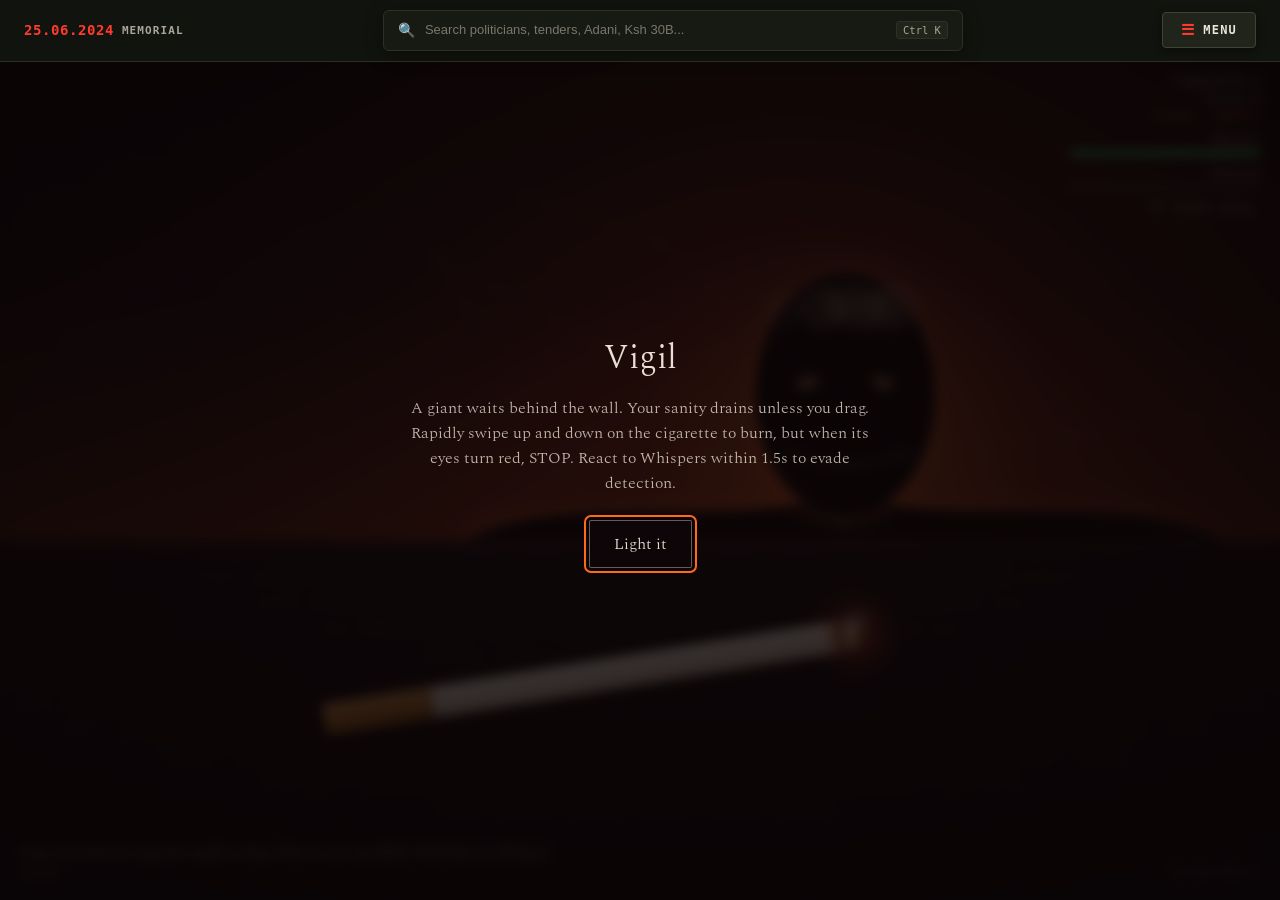
<file: vigil.html>
<!DOCTYPE html>
<html lang="en">
<head>
<meta charset="utf-8">
<meta name="viewport" content="width=device-width, initial-scale=1, viewport-fit=cover">
<title>Vigil — Psychological Surveillance Simulation</title>
<link href="https://fonts.googleapis.com/css2?family=Spectral:ital,wght@0,300;0,600;1,300;1,600&family=IBM+Plex+Mono:wght@400;600&display=swap" rel="stylesheet">
<style>
:root{--ink:#e9dfd2;--ember:#ff6a1a;--bg:#0b0507;--crimson:#ff3b2f;color-scheme:dark}
*{box-sizing:border-box}
html,body{height:100%;margin:0;background:var(--bg);overflow:hidden;font-family:'Spectral',Georgia,serif;font-weight:300;color:var(--ink);user-select:none;-webkit-user-select:none}
canvas{position:fixed;inset:0;width:100%;height:100%;display:block;touch-action:none}
h1{position:fixed;top:calc(18px + env(safe-area-inset-top,0px));left:20px;margin:0;font-style:italic;font-size:22px;opacity:.85;pointer-events:none;letter-spacing:0.02em}
.hud{position:fixed;top:calc(72px + env(safe-area-inset-top,0px));right:20px;width:190px;font-size:13px;text-align:right;pointer-events:none;font-family:'IBM Plex Mono',monospace;z-index:15}
.hud div{opacity:.9}
.bar{height:6px;background:rgba(233,223,210,.15);border-radius:3px;overflow:hidden;margin:3px 0 8px}
.bar i{display:block;height:100%;width:100%;background:#3ddc84;transition:width .1s linear}
#nb{background:var(--crimson)}
#st{font-style:italic;min-height:20px;transition:color .2s;font-size:12.5px}
#st.w{color:#ff6a4a;font-weight:600}
.threat-badge{font-size:11px;color:#ffaa4a;letter-spacing:0.08em;margin-top:2px}

/* Interactive Hint & Swipe Indicator */
.hint-container{position:fixed;left:20px;right:20px;bottom:calc(18px + env(safe-area-inset-bottom,0px));display:flex;justify-content:space-between;align-items:flex-end;pointer-events:none;z-index:15}
.hint{margin:0;font-style:italic;font-size:14px;opacity:.75;max-width:540px;line-height:1.4}
.swipe-meter{font-family:'IBM Plex Mono',monospace;font-size:11px;color:#ffaa4a;background:rgba(20,10,12,0.7);border:1px solid rgba(255,106,26,0.3);padding:4px 10px;border-radius:3px;opacity:0;transition:opacity .2s}
.swipe-meter.active{opacity:1}

/* QTE Whisper Overlay */
.whisper-box{position:fixed;top:26%;left:50%;transform:translate(-50%,-50%);background:rgba(12,5,7,0.88);border:1px solid rgba(255,106,74,0.5);box-shadow:0 0 35px rgba(255,59,47,0.4),inset 0 0 20px rgba(0,0,0,0.8);backdrop-filter:blur(8px);padding:18px 28px;border-radius:4px;text-align:center;pointer-events:auto;cursor:pointer;z-index:25;display:none;animation:whisperPulse 0.8s infinite alternate ease-in-out;min-width:280px}
.whisper-box.show{display:block}
@keyframes whisperPulse{from{box-shadow:0 0 25px rgba(255,59,47,0.35)}to{box-shadow:0 0 45px rgba(255,106,74,0.65)}}
.whisper-kicker{font-family:'IBM Plex Mono',monospace;font-size:11px;color:#ff6a4a;letter-spacing:0.18em;text-transform:uppercase;margin-bottom:4px}
.whisper-prompt{font-family:'Spectral',Georgia,serif;font-size:28px;font-weight:600;color:#fff;letter-spacing:0.05em;margin:2px 0 8px}
.whisper-timer-bar{height:4px;background:rgba(255,255,255,0.15);border-radius:2px;overflow:hidden;margin-bottom:8px}
.whisper-timer-fill{height:100%;background:#ff3b2f;width:100%;transition:width 0.05s linear}
.whisper-hint{font-family:'IBM Plex Mono',monospace;font-size:11.5px;color:rgba(233,223,210,0.7)}

/* Floating Reaction Toast */
.qte-feedback{position:fixed;top:38%;left:50%;transform:translate(-50%,-50%);font-family:'IBM Plex Mono',monospace;font-size:14px;font-weight:600;padding:6px 16px;border-radius:3px;pointer-events:none;z-index:30;opacity:0;transition:all 0.3s ease}
.qte-feedback.success{color:#4ade80;background:rgba(74,222,128,0.18);border:1px solid rgba(74,222,128,0.4);opacity:1;transform:translate(-50%,-65%)}
.qte-feedback.fail{color:#ff5555;background:rgba(220,38,38,0.25);border:1px solid rgba(220,38,38,0.5);opacity:1;transform:translate(-50%,-65%)}

/* Overlay Modals */
.ov{position:fixed;inset:0;display:none;align-items:center;justify-content:center;flex-direction:column;padding:24px;text-align:center;background:rgba(11,5,7,.82);z-index:40;backdrop-filter:blur(6px)}
.ov.show{display:flex}
.ov h2{font-weight:300;font-size:34px;margin:0 0 12px}
.ov p{max-width:460px;line-height:1.55;opacity:.8;margin:0 0 24px}
button{font:inherit;font-size:16px;color:var(--ink);background:rgba(15,7,9,.8);border:1px solid rgba(233,223,210,.4);padding:11px 24px;border-radius:2px;cursor:pointer;transition:all 0.2s}
button:hover{background:rgba(180,71,47,0.3);border-color:#ff6a4a;color:#fff}
button:focus-visible{outline:2px solid var(--ember);outline-offset:3px}

/* Nav back anchor */
.nav-back-anchor{position:fixed;top:calc(18px + env(safe-area-inset-top,0px));left:80px;color:rgba(233,223,210,0.65);font-size:12px;text-decoration:none;z-index:15;border:1px solid rgba(233,223,210,0.2);padding:4px 11px;border-radius:2px;background:rgba(11,5,7,0.6);backdrop-filter:blur(4px);font-family:'IBM Plex Mono',monospace;transition:all 0.2s}
.nav-back-anchor:hover{color:#fff;border-color:#ff6a4a;background:rgba(180,71,47,0.25)}
</style>
  <link rel="stylesheet" href="global-search.css">
</head>
<body>
<canvas id="c" aria-label="Game: an ember cigarette burns in front of a giant silhouette looming behind a wall"></canvas>
  <!-- Unified Global Top Navigation Bar -->
  <nav class="top-nav" id="site-top-nav">
    <div class="nav-brand-wrap">
      <a href="index.html" class="nav-brand">
        <span class="brand-num">25.06.2024</span>
        <span class="brand-tag">MEMORIAL</span>
      </a>
    </div>

    <div class="nav-search-dock">
      <div class="global-search-component">
        <div class="search-input-wrapper">
          <span class="search-icon-prefix">🔍</span>
          <input type="text" class="global-search-input" placeholder="Search politicians, tenders, Adani, Ksh 30B..." autocomplete="off">
          <span class="search-kbd-shortcut">Ctrl K</span>
        </div>
      </div>
    </div>

    <div class="nav-menu-wrap">
      <button id="site-menu-btn" class="site-menu-btn" aria-haspopup="true" aria-expanded="false" onclick="toggleSiteMenu(event)" aria-label="Open navigation menu">
        <span class="menu-icon">☰</span>
        <span class="menu-text">MENU</span>
      </button>
    </div>
  </nav>

  <!-- Unified Categorized Navigation Overlay (Drawer / Modal) -->
  <div id="site-menu-overlay" class="site-menu-overlay" onclick="closeSiteMenu(event)" aria-hidden="true">
    <div class="site-menu-panel" onclick="event.stopPropagation()" role="dialog" aria-modal="true" aria-label="Main Navigation Menu">
      <div class="site-menu-header">
        <div class="menu-header-brand">
          <span class="menu-header-kicker">25.06.2024 ARCHIVE</span>
          <h3 class="menu-header-title">ARCHIVE &amp; INVESTIGATIVE TOOLS</h3>
        </div>
        <button class="site-menu-close" onclick="closeSiteMenu(event)" aria-label="Close menu">&times;</button>
      </div>

      <div class="site-menu-body">
        <!-- CATEGORY 1: INTELLIGENCE -->
        <section class="menu-category-section">
          <div class="category-title">
            <span class="cat-pill intel-pill">INTELLIGENCE</span>
            <span class="cat-desc">Forensic dossiers, asset tracking &amp; sovereign financial ledgers</span>
          </div>
          <div class="category-grid">
            <a href="promises-plunder.html" class="menu-item-card">
              <span class="item-card-icon">📜</span>
              <div class="item-card-content">
                <div class="item-card-heading">Promises &amp; Plunder</div>
                <div class="item-card-sub">Executive manifestos vs verified broken pledges</div>
              </div>
            </a>
            <a href="money-trail.html" class="menu-item-card">
              <span class="item-card-icon">💰</span>
              <div class="item-card-content">
                <div class="item-card-heading">Money Trail</div>
                <div class="item-card-sub">Sovereign capital ledger, KETRACO, Adani &amp; pending bills</div>
              </div>
            </a>
            <a href="nairobi-property.html" class="menu-item-card">
              <span class="item-card-icon">🏛️</span>
              <div class="item-card-content">
                <div class="item-card-heading">Nairobi Property</div>
                <div class="item-card-sub">Real estate dossiers, Muthaiga, Karen &amp; grabbed public land</div>
              </div>
            </a>
            <a href="nse-tracker.html" class="menu-item-card">
              <span class="item-card-icon">📈</span>
              <div class="item-card-content">
                <div class="item-card-heading">NSE Tracker</div>
                <div class="item-card-sub">Market Watch, trade volume anomalies &amp; suspicious spikes</div>
              </div>
            </a>
            <a href="nse-ledger.html" class="menu-item-card">
              <span class="item-card-icon">📑</span>
              <div class="item-card-content">
                <div class="item-card-heading">NSE Corporate Ledger</div>
                <div class="item-card-sub">Listed corporate concessions, state tenders &amp; insider ties</div>
              </div>
            </a>
            <a href="scandal-graph.html" class="menu-item-card">
              <span class="item-card-icon">🕸️</span>
              <div class="item-card-content">
                <div class="item-card-heading">Scandal Graph</div>
                <div class="item-card-sub">Interactive force-directed node map of state capture cartels</div>
              </div>
            </a>
          </div>
        </section>

        <!-- CATEGORY 2: GAMES -->
        <section class="menu-category-section">
          <div class="category-title">
            <span class="cat-pill games-pill">GAMES</span>
            <span class="cat-desc">Interactive psychological &amp; procurement simulations</span>
          </div>
          <div class="category-grid">
            <a href="tender.html" class="menu-item-card card-tender">
              <span class="item-card-icon" style="color:#3ddc84;">⚖️</span>
              <div class="item-card-content">
                <div class="item-card-heading" style="color:#86efac;">The Tender <span class="card-badge badge-green">PAPERS, PLEASE</span></div>
                <div class="item-card-sub">Bureaucratic PPRA procurement desk survival game</div>
              </div>
            </a>
            <a href="vigil.html" class="menu-item-card card-vigil">
              <span class="item-card-icon" style="color:#ff6a4a;">👁</span>
              <div class="item-card-content">
                <div class="item-card-heading" style="color:#ff8870;">Play Vigil <span class="card-badge badge-red">3 AM SURVIVAL</span></div>
                <div class="item-card-sub">Psychological surveillance QTE and stealth survival game</div>
              </div>
            </a>
          </div>
        </section>

        <!-- CATEGORY 3: ACTION -->
        <section class="menu-category-section">
          <div class="category-title">
            <span class="cat-pill action-pill">ACTION</span>
            <span class="cat-desc">Immediate investigator triggers &amp; whistleblower submissions</span>
          </div>
          <div class="category-grid">
            <button class="menu-item-card card-action-btn" onclick="handleMenuExposeRandom()">
              <span class="item-card-icon" style="color:#facc15;">🎲</span>
              <div class="item-card-content">
                <div class="item-card-heading" style="color:#fde047;">Expose Random Politician</div>
                <div class="item-card-sub">Instant roulette across verified national &amp; county dossiers</div>
              </div>
            </button>
            <a href="contribute.html" class="menu-item-card">
              <span class="item-card-icon" style="color:#38bdf8;">✍</span>
              <div class="item-card-content">
                <div class="item-card-heading" style="color:#7dd3fc;">Contribute</div>
                <div class="item-card-sub">Submit whistleblower evidence or open GitHub pull requests</div>
              </div>
            </a>
            <button class="menu-item-card card-action-btn" onclick="handleMenuToggleSoundtrack()">
              <span class="item-card-icon" style="color:#f43f5e;">🎵</span>
              <div class="item-card-content">
                <div class="item-card-heading">Toggle Soundtrack <span id="menu-soundtrack-badge" class="card-badge badge-cyan">AUDIO</span></div>
                <div class="item-card-sub">Stream resistance audio and memorial ambient soundscape</div>
              </div>
            </button>
          </div>
        </section>
      </div>

      <div class="site-menu-footer">
        <span>25.06.2024 MEMORIAL ARCHIVE &bull; NAIROBI, KENYA</span>
        <span>Press <strong>ESC</strong> to close &bull; <strong>Ctrl + K</strong> to search</span>
      </div>
    </div>
  </div>
<a href="slow-burn.html" style="position:fixed; bottom:calc(18px + env(safe-area-inset-bottom,0px)); right:20px; color:rgba(233,223,210,0.45); font-size:12px; text-decoration:none; z-index:15; font-style:italic;">Slow Burn Mode &rarr;</a>

<div class="hud">
  <div id="lv">Cigarette 1</div>
  <div id="sc">Score 0</div>
  <div id="th" class="threat-badge">Threat: NORMAL</div>
  <div style="margin-top:8px">Sanity</div><div class="bar"><i id="sb"></i></div>
  <div>Notice</div><div class="bar"><i id="nb" style="width:0"></i></div>
  <div id="st">It looks away.</div>
</div>

<!-- QTE Whisper Modal Box -->
<div class="whisper-box" id="whisper-box" role="alert">
  <div class="whisper-kicker">👁 A WHISPER ECHOES</div>
  <div class="whisper-prompt" id="whisper-text">LOOK LEFT</div>
  <div class="whisper-timer-bar"><div class="whisper-timer-fill" id="whisper-bar"></div></div>
  <div class="whisper-hint" id="whisper-zone-hint">Tap Left Side / Key: [←]</div>
</div>

<div class="qte-feedback" id="qte-feedback"></div>

<div class="hint-container">
  <p class="hint">Swipe up &amp; down on cigarette rapidly to drag. When its eyes turn RED, STOP. React to Whispers in 1.5s.</p>
  <div class="swipe-meter" id="swipe-meter">🔥 DRAGGING</div>
</div>

<!-- Overlays -->
<div class="ov show" id="ov" role="dialog" aria-live="polite">
  <h2 id="ot">Vigil</h2>
  <p id="os">A giant waits behind the wall. Your sanity drains unless you take drags. When its eyes turn red, it can see the ember. Drag when it looks away, and react to Whispers before the Watcher strikes.</p>
  <button id="ob">Light it</button>
</div>

<!-- Easter Egg Truth Modal -->
<div class="ov" id="unlocked-modal" role="dialog" aria-live="polite" style="background:rgba(11,5,7,0.94); border:1px solid #B4472F; box-shadow:0 0 60px rgba(180,71,47,0.5);">
  <div style="font-family:'IBM Plex Mono',monospace; font-size:12px; color:#ff6a4a; letter-spacing:0.15em; text-transform:uppercase; margin-bottom:8px;">SURVEILLANCE EVADED • 25.06 RECON</div>
  <h2 style="color:#ff6a4a; font-family:'Spectral',Georgia,serif; font-size:32px; margin:0 0 14px; text-shadow:0 0 15px rgba(255,106,74,0.6);">The Watcher Has Looked Away</h2>
  <p style="max-width:480px; font-size:17px; line-height:1.6; color:#e9dfd2; opacity:0.9; margin:0 0 28px;">
    You have proven your resilience. The Watcher has looked away. The unredacted truth is now unlocked.
  </p>
  <div style="display:flex; gap:14px; flex-wrap:wrap; justify-content:center;">
    <a href="money-trail.html?unlocked=true" style="text-decoration:none; font-size:15.5px; color:#fff; background:#B4472F; border:1px solid #ff6a4a; padding:12px 26px; border-radius:2px; font-weight:500; box-shadow:0 0 20px rgba(180,71,47,0.4); display:inline-flex; align-items:center; gap:8px;">
      <span>🔓</span> View Unredacted Financial Ledger &rarr;
    </a>
    <button onclick="document.getElementById('unlocked-modal').classList.remove('show'); level++; begin();" style="font-size:14.5px; color:#a9a599; background:rgba(255,255,255,0.06); border:1px solid rgba(255,255,255,0.2); padding:12px 20px; border-radius:2px; cursor:pointer;">
      Light Next Cigarette (Level Up)
    </button>
  </div>
</div>

<script>
const cv=document.getElementById('c'),ctx=cv.getContext('2d');
const $=id=>document.getElementById(id);
const reduce=matchMedia('(prefers-reduced-motion: reduce)').matches;
let W,H,DPR,wallTop,wallCanvas;

function resize(){
  DPR=Math.min(devicePixelRatio||1,2);W=innerWidth;H=innerHeight;
  cv.width=W*DPR;cv.height=H*DPR;wallTop=H*0.6;buildWall();
}
function buildWall(){
  wallCanvas=document.createElement('canvas');wallCanvas.width=W;wallCanvas.height=H-wallTop;
  const g=wallCanvas.getContext('2d');
  const gr=g.createLinearGradient(0,0,0,H-wallTop);gr.addColorStop(0,'#1c0f12');gr.addColorStop(1,'#070304');
  g.fillStyle=gr;g.fillRect(0,0,W,H-wallTop);
  g.strokeStyle='rgba(0,0,0,.55)';g.lineWidth=1.5;
  const bh=26;let row=0;
  for(let y=0;y<H-wallTop;y+=bh,row++){
    g.beginPath();g.moveTo(0,y);g.lineTo(W,y);g.stroke();
    const bw=64+(row%3)*6;
    for(let x=(row%2)*bw/2;x<W;x+=bw){g.beginPath();g.moveTo(x,y);g.lineTo(x,y+bh);g.stroke();}
  }
  g.fillStyle='rgba(255,106,26,.18)';g.fillRect(0,0,W,3);
}
addEventListener('resize',resize);resize();

/* ---------- state ---------- */
const BURN=55,PAPER=420,FILTER=110,R=16,ANG=-0.16;
let t=0,p=0,ash=8,puff=0,mode='ready';
let level=1,sanity=100,notice=0,score=0,alive=0,gaze=0;
let phase='away',phaseT=0,phaseDur=3.5,shownPhase='';
let best=0;try{best=+localStorage.getItem('vigil-best')||0}catch(e){}
const smoke=[],sparks=[],steam=[],chunks=[];
const scouts=Array.from({length:5},(_,i)=>({ph:i*1.3,sp:.35+i*.07,r:.9+i*.18,trail:[]}));
const rnd=(a,b)=>a+Math.random()*(b-a);
const S=()=>Math.min(1,W/760);

/* ---------- Audio Engine (Heartbeat & Senses Synthesizer) ---------- */
let audioCtx = null;
let heartbeatTimer = 0;

function initAudio(){
  if(!audioCtx){
    const AudioContext = window.AudioContext || window.webkitAudioContext;
    if(AudioContext) audioCtx = new AudioContext();
  }
  if(audioCtx && audioCtx.state === 'suspended'){
    audioCtx.resume();
  }
}

function playHeartbeat(vol=0.5){
  if(!audioCtx || audioCtx.state !== 'running') return;
  const now = audioCtx.currentTime;

  // Thump 1 (Lub)
  const osc1 = audioCtx.createOscillator();
  const gain1 = audioCtx.createGain();
  osc1.type = 'sine';
  osc1.frequency.setValueAtTime(56, now);
  osc1.frequency.exponentialRampToValueAtTime(26, now + 0.12);
  gain1.gain.setValueAtTime(vol * 0.4, now);
  gain1.gain.exponentialRampToValueAtTime(0.001, now + 0.14);
  osc1.connect(gain1);
  gain1.connect(audioCtx.destination);
  osc1.start(now);
  osc1.stop(now + 0.15);

  // Thump 2 (Dub)
  const osc2 = audioCtx.createOscillator();
  const gain2 = audioCtx.createGain();
  osc2.type = 'sine';
  osc2.frequency.setValueAtTime(46, now + 0.13);
  osc2.frequency.exponentialRampToValueAtTime(22, now + 0.25);
  gain2.gain.setValueAtTime(vol * 0.25, now + 0.13);
  gain2.gain.exponentialRampToValueAtTime(0.001, now + 0.27);
  osc2.connect(gain2);
  gain2.connect(audioCtx.destination);
  osc2.start(now + 0.13);
  osc2.stop(now + 0.28);
}

function playTone(freq, dur, vol=0.15){
  if(!audioCtx || audioCtx.state !== 'running') return;
  const now = audioCtx.currentTime;
  const osc = audioCtx.createOscillator();
  const gain = audioCtx.createGain();
  osc.type = 'sine';
  osc.frequency.setValueAtTime(freq, now);
  gain.gain.setValueAtTime(vol, now);
  gain.gain.exponentialRampToValueAtTime(0.001, now + dur);
  osc.connect(gain);
  gain.connect(audioCtx.destination);
  osc.start(now);
  osc.stop(now + dur);
}

/* ---------- QTE Whisper Engine ---------- */
let threatLevel = 1;
let nextWhisperTimer = rnd(3.0, 5.0);
let activeWhisper = null; // { text, zone: 'left'|'center'|'right', timer: 1.5, total: 1.5 }

const WHISPERS = [
  { text: "LOOK LEFT", zone: "left", key: "ArrowLeft", hint: "Tap Left Zone / Key [←]" },
  { text: "LOOK RIGHT", zone: "right", key: "ArrowRight", hint: "Tap Right Zone / Key [→]" },
  { text: "DON'T BREATHE", zone: "center", key: "Space", hint: "Tap Center Zone / Key [Space]" },
  { text: "DUCK", zone: "center", key: "ArrowDown", hint: "Tap Center Zone / Key [↓]" },
  { text: "SHADOW LEFT", zone: "left", key: "KeyA", hint: "Tap Left Zone / Key [A]" },
  { text: "SHADOW RIGHT", zone: "right", key: "KeyD", hint: "Tap Right Zone / Key [D]" }
];

function triggerWhisper(){
  const pick = WHISPERS[Math.floor(Math.random() * WHISPERS.length)];
  activeWhisper = { ...pick, timer: 1.5, total: 1.5 };
  $('whisper-text').textContent = activeWhisper.text;
  $('whisper-zone-hint').textContent = activeWhisper.hint;
  $('whisper-box').classList.add('show');
  playTone(280, 0.25, 0.2);
}

function resolveWhisper(success, reason=""){
  if(!activeWhisper) return;
  $('whisper-box').classList.remove('show');
  const fb = $('qte-feedback');

  if(success){
    sanity = Math.min(100, sanity + 22);
    score += 250;
    notice = Math.max(0, notice - 10);
    playTone(520, 0.2, 0.2);
    setTimeout(()=>playTone(660, 0.25, 0.25), 100);
    fb.className = 'qte-feedback success';
    fb.textContent = '+22 SANITY • EVADED (+250)';
  } else {
    notice += 32;
    gaze = Math.min(1.0, gaze + 0.45);
    threatLevel++;
    playTone(130, 0.35, 0.35);
    fb.className = 'qte-feedback fail';
    fb.textContent = 'MISSED! THE TITAN TURNS!';
  }

  activeWhisper = null;
  nextWhisperTimer = rnd(3.2, 5.8);
  setTimeout(()=>{ fb.className = 'qte-feedback'; }, 1100);
}

// Click on whisper box itself acts as center react
$('whisper-box').onclick = (e) => {
  e.stopPropagation();
  if(!activeWhisper) return;
  if(activeWhisper.zone === 'center') resolveWhisper(true);
  else resolveWhisper(false);
};

/* ---------- Swipe Up/Down Drag Engine ---------- */
let lastPointerY = null;
let lastPointerX = null;
let dragIntensity = 0; // decays per frame
let isActivelyDragging = false;

function onPointerStroke(clientY, clientX){
  initAudio();
  if(mode !== 'play') return;

  if(activeWhisper){
    // Resolve QTE zone
    let clickedZone = 'center';
    if(clientX < W * 0.33) clickedZone = 'left';
    else if(clientX > W * 0.66) clickedZone = 'right';

    if(clickedZone === activeWhisper.zone){
      resolveWhisper(true);
      return;
    } else {
      resolveWhisper(false);
      return;
    }
  }

  if(lastPointerY !== null){
    const dy = Math.abs(clientY - lastPointerY);
    if(dy > 6){
      dragIntensity = Math.min(2.8, dragIntensity + dy * 0.045);
    }
  }
  lastPointerY = clientY;
  lastPointerX = clientX;
}

const inBtn = e => e.target.closest && (e.target.closest('button') || e.target.closest('a') || e.target.closest('.ov'));

addEventListener('pointerdown', e => {
  if(inBtn(e)) return;
  lastPointerY = e.clientY;
  lastPointerX = e.clientX;
  onPointerStroke(e.clientY, e.clientX);
});

addEventListener('pointermove', e => {
  if(e.buttons > 0 && !inBtn(e)){
    onPointerStroke(e.clientY, e.clientX);
  }
});

addEventListener('pointerup', () => { lastPointerY = null; });
addEventListener('pointercancel', () => { lastPointerY = null; });

// Wheel / Trackpad swipe drag support
addEventListener('wheel', e => {
  initAudio();
  if(mode === 'play' && !inBtn(e)){
    dragIntensity = Math.min(2.8, dragIntensity + Math.abs(e.deltaY) * 0.035);
  }
}, { passive: true });

// Keyboard controls
addEventListener('keydown', e => {
  initAudio();
  if(inBtn(e)) return;

  if(activeWhisper){
    if(e.code === activeWhisper.key || 
       (activeWhisper.zone === 'left' && (e.code === 'ArrowLeft' || e.code === 'KeyA')) ||
       (activeWhisper.zone === 'right' && (e.code === 'ArrowRight' || e.code === 'KeyD')) ||
       (activeWhisper.zone === 'center' && (e.code === 'Space' || e.code === 'ArrowDown' || e.code === 'KeyS'))){
      e.preventDefault();
      resolveWhisper(true);
      return;
    } else if(e.code.startsWith('Arrow') || e.code === 'Space') {
      e.preventDefault();
      resolveWhisper(false);
      return;
    }
  }

  if(e.code === 'Space' || e.code === 'ArrowUp'){
    e.preventDefault();
    dragIntensity = Math.min(2.8, dragIntensity + 0.38);
  }
});

/* ---------- game flow ---------- */
let act=()=>{};
function show(title,sub,btn,fn){
  $('ot').textContent=title;$('os').textContent=sub;$('ob').textContent=btn;act=fn;
  $('ov').classList.add('show');$('ob').focus();
}
$('ob').onclick=()=>{ initAudio(); act(); };

function begin(){
  p=0;ash=8;sanity=100;notice=0;alive=0;gaze=0;phase='away';phaseT=0;phaseDur=3.5;
  threatLevel=1;dragIntensity=0;nextWhisperTimer=rnd(3.0,5.0);activeWhisper=null;
  $('whisper-box').classList.remove('show');
  smoke.length=sparks.length=steam.length=chunks.length=0;
  $('ov').classList.remove('show');mode='play';
}

function saveBest(){best=Math.max(best,Math.round(score));try{localStorage.setItem('vigil-best',best)}catch(e){}}

function lose(title,sub){
  mode='over';saveBest();
  $('whisper-box').classList.remove('show');
  show(title,`${sub} Score ${Math.round(score)}. Best ${best}.`,'Start over',()=>{level=1;score=0;begin()});
}

function win(){
  mode='over';const bonus=Math.round(sanity*3+level*200);score+=bonus;saveBest();
  $('whisper-box').classList.remove('show');
  if(score > 3000){
    const um = $('unlocked-modal');
    if(um){
      $('ov').classList.remove('show');
      um.classList.add('show');
      return;
    }
  }
  show('The last ember.',`+${bonus} for steady hands. Score ${Math.round(score)}. The next one is watched more closely.`,'Next cigarette',()=>{level++;begin()});
}

function nextPhase(){
  if(phase==='away'){phase='warn';phaseDur=Math.max(.55,1.1-level*.08)}
  else if(phase==='warn'){phase='watch';phaseDur=rnd(1.4+level*.25,2.4+level*.35)}
  else{phase='away';phaseDur=rnd(Math.max(1.6,4.2-level*.5),Math.max(2.6,6-level*.6))}
  phaseT=0;
}

function tip(){
  const x=FILTER+PAPER*(1-p)+ash,sc=S();
  const ox=W/2-(FILTER+PAPER*.5)*Math.cos(ANG)*sc,oy=H*0.8;
  return {ox,oy,x,wx:ox+x*Math.cos(ANG)*sc,wy:oy+x*Math.sin(ANG)*sc};
}

/* ---------- Game Logic Update Loop ---------- */
function update(dt){
  // Drag intensity decay
  dragIntensity = Math.max(0, dragIntensity - dt * 1.6);
  isActivelyDragging = dragIntensity > 0.08;
  $('swipe-meter').className = isActivelyDragging ? 'swipe-meter active' : 'swipe-meter';

  puff += ((isActivelyDragging ? Math.min(1.4, dragIntensity) : 0) - puff) * 0.12;
  const target = phase==='watch' ? 1 : phase==='warn' ? .35 : 0;
  gaze += (target - gaze) * Math.min(1, dt * 5);

  // Dynamic Heartbeat sound pace
  heartbeatTimer += dt;
  const beatInterval = phase === 'watch' ? 0.35 : phase === 'warn' ? 0.65 : Math.max(0.75, 1.25 - (gaze * 0.5));
  if(heartbeatTimer >= beatInterval && mode === 'play'){
    heartbeatTimer = 0;
    const vol = phase === 'watch' ? 1.0 : phase === 'warn' ? 0.75 : 0.45;
    playHeartbeat(vol);
  }

  if(mode !== 'play') return;
  alive += dt;phaseT += dt;if(phaseT >= phaseDur) nextPhase();

  // QTE Whisper countdown
  if(activeWhisper){
    activeWhisper.timer -= dt;
    const pct = Math.max(0, (activeWhisper.timer / activeWhisper.total) * 100);
    $('whisper-bar').style.width = pct + '%';
    if(activeWhisper.timer <= 0){
      resolveWhisper(false, 'timeout');
    }
  } else {
    nextWhisperTimer -= dt;
    if(nextWhisperTimer <= 0){
      triggerWhisper();
    }
  }

  // Active Swipe Drag Effects
  if(isActivelyDragging){
    sanity = Math.min(100, sanity + 34 * dt * Math.min(1.5, dragIntensity));
    if(phase === 'watch'){
      notice += (82 + threatLevel * 12) * dt; // Rapid penalty when red eyes look!
    } else if(phase === 'warn'){
      notice += 22 * dt;
    } else {
      notice = Math.max(0, notice - 14 * dt);
    }
    score += dt * level * (phase==='warn' ? 55 : phase==='away' ? 16 : 0) * (1 + dragIntensity * 0.5);
  } else {
    sanity = Math.max(0, sanity - (5.5 + level * 0.85) * dt);
    notice = Math.max(0, notice - 26 * dt);
  }

  p += (dt / BURN) * (0.85 + puff * 3.4);
  ash += dt * (2.2 + puff * 8.5);

  if(ash > 44){
    const k = tip();
    for(let i=0;i<4;i++) chunks.push({x:k.wx-ash*.5*S()+i*8,y:k.wy,vx:(Math.random()-.3)*1.2,vy:-1,a:0,va:(Math.random()-.5)*.2,w:12+Math.random()*10,l:1});
    ash = 6;
  }

  if(notice >= 100) lose('The Titan locked gaze.', 'You swiped while its eyes burned red.');
  else if(sanity <= 0) lose('You dissolved.', 'Your breath broke in the dark.');
  else if(p >= 1){ p = 1; win(); }
}

function hud(){
  $('lv').textContent = 'Cigarette ' + level;
  $('sc').textContent = 'Score ' + Math.round(score);
  $('th').textContent = threatLevel > 2 ? 'Threat: CRITICAL' : threatLevel > 1 ? 'Threat: ELEVATED' : 'Threat: NORMAL';
  $('th').style.color = threatLevel > 2 ? '#ff3b2f' : threatLevel > 1 ? '#ffaa4a' : '#ffaa4a';

  const sb = $('sb');
  sb.style.width = sanity + '%';
  sb.style.background = sanity > 50 ? '#3ddc84' : sanity > 25 ? '#ffb02e' : '#ff3b2f';

  $('nb').style.width = Math.min(100, notice) + '%';
  if(shownPhase !== phase){
    shownPhase = phase;
    const st = $('st');
    st.textContent = phase==='away' ? 'It looks away.' : phase==='warn' ? 'It stirs in the mist.' : 'ITS EYES BURN RED.';
    st.className = phase==='away' ? '' : 'w';
  }
}

/* ---------- Drawing Pipeline ---------- */
function drawSky(){
  const g = ctx.createLinearGradient(0,0,0,wallTop);
  g.addColorStop(0,'#0b0507');g.addColorStop(.55,'#2a0f12');g.addColorStop(1,'#7a2f17');
  ctx.fillStyle=g;ctx.fillRect(0,0,W,H);
}
function titanPos(){
  const cx=W*(W<700?.5:.66)+Math.sin(t*.12)*6,size=Math.min(W,H)*.5;
  const rise=reduce?1:Math.min(1,.55+t/40);
  return {cx,size,top:wallTop-size*1.05*rise+Math.sin(t*.5)*3};
}
function drawSun(tp){
  const g=ctx.createRadialGradient(tp.cx,tp.top+tp.size*.35,10,tp.cx,tp.top+tp.size*.35,tp.size*1.8);
  g.addColorStop(0,'rgba(255,120,50,.85)');g.addColorStop(.25,'rgba(190,60,25,.45)');g.addColorStop(1,'rgba(40,10,12,0)');
  ctx.fillStyle=g;ctx.fillRect(0,0,W,wallTop+2);
}
function drawTitan(tp){
  const {cx,size}=tp,hw=size*.2,hh=size*.27,hy=tp.top+hh;
  ctx.save();ctx.fillStyle='#090305';ctx.shadowColor='rgba(255,110,40,.7)';ctx.shadowBlur=22;
  ctx.beginPath();ctx.moveTo(cx-size*.85,wallTop+4);
  ctx.bezierCurveTo(cx-size*.7,hy+hh*.8,cx-hw*1.4,hy+hh*1.05,cx-hw*.55,hy+hh*.9);
  ctx.lineTo(cx+hw*.55,hy+hh*.9);
  ctx.bezierCurveTo(cx+hw*1.4,hy+hh*1.05,cx+size*.7,hy+hh*.8,cx+size*.85,wallTop+4);
  ctx.closePath();ctx.fill();
  ctx.beginPath();ctx.ellipse(cx,hy,hw,hh,0,0,Math.PI*2);ctx.fill();ctx.restore();

  const g=gaze,flick=phase==='warn'?(Math.sin(t*40)>0?1:.35):1;
  const ey=hy-hh*.1+g*hh*.05,ex=-g*hw*.1;
  const col=`rgba(255,${190-140*g|0},${120-100*g|0},${(.6+.4*g)*flick})`;
  for(const s of[-1,1]){
    const x=cx+ex+s*hw*.42;
    if(g>.1){
      const dg=ctx.createRadialGradient(x,ey,2,x,ey,hw*.9);
      dg.addColorStop(0,`rgba(255,40,20,${g*.6})`);dg.addColorStop(1,'rgba(255,40,20,0)');
      ctx.fillStyle=dg;ctx.beginPath();ctx.arc(x,ey,hw*.9,0,7);ctx.fill();
    }
    ctx.fillStyle=col;ctx.beginPath();ctx.ellipse(x,ey,hw*(.13+.04*g),hw*(.07+.03*g),s*.15,0,Math.PI*2);ctx.fill();
  }
  ctx.strokeStyle='rgba(255,170,110,.55)';ctx.lineWidth=2;
  const my=hy+hh*.5;
  ctx.beginPath();ctx.moveTo(cx-hw*.7,my-hh*.04);ctx.quadraticCurveTo(cx,my+hh*(.22+g*.1),cx+hw*.7,my-hh*.04);ctx.stroke();
  if(!reduce&&Math.random()<.6)steam.push({x:cx+(Math.random()-.5)*hw*1.4,y:tp.top+hh*.3,vx:(Math.random()-.5)*.3,vy:-.5-Math.random()*.6,l:1,s:10+Math.random()*14});
  for(let i=steam.length-1;i>=0;i--){
    const s=steam[i];s.x+=s.vx;s.y+=s.vy;s.l-=.006;s.s+=.25;
    if(s.l<=0){steam.splice(i,1);continue}
    ctx.fillStyle=`rgba(255,200,170,${s.l*.12})`;ctx.beginPath();ctx.arc(s.x,s.y,s.s,0,7);ctx.fill();
  }
  return {hx:cx,hy,hw,hh,ey,ex};
}
function drawScouts(tf){
  for(const s of scouts){
    const a=t*s.sp+s.ph,rr=tf.hh*(1.6+s.r*.9);
    const x=tf.hx+Math.cos(a)*rr*1.25,y=tf.hy+Math.sin(a*1.3)*rr*.55-tf.hh*.2;
    s.trail.push([x,y]);if(s.trail.length>26)s.trail.shift();
    ctx.lineWidth=1;ctx.strokeStyle='rgba(240,200,170,.22)';
    ctx.beginPath();ctx.moveTo(x,y);ctx.lineTo(tf.hx+Math.cos(a+1.5)*tf.hw*.9,tf.hy+tf.hh*.55);ctx.stroke();
    ctx.beginPath();s.trail.forEach(([px,py],i)=>i?ctx.lineTo(px,py):ctx.moveTo(px,py));
    ctx.strokeStyle='rgba(255,200,150,.25)';ctx.stroke();
    ctx.fillStyle='#f3e3d0';ctx.fillRect(x-1.5,y-1.5,3,3);
  }
}
function rr(x,y,w,h,r){ctx.beginPath();ctx.moveTo(x+r,y);ctx.arcTo(x+w,y,x+w,y+h,r);ctx.arcTo(x+w,y+h,x,y+h,r);ctx.arcTo(x,y+h,x,y,r);ctx.arcTo(x,y,x+w,y,r);ctx.closePath()}
function drawCig(){
  const k=tip(),sc=S();
  ctx.save();ctx.translate(k.ox,k.oy);ctx.scale(sc,sc);ctx.rotate(ANG);
  const len=PAPER*(1-p),r=R;
  ctx.fillStyle='rgba(0,0,0,.35)';ctx.fillRect(0,r+6,FILTER+len+ash,8);
  let g=ctx.createLinearGradient(0,-r,0,r);g.addColorStop(0,'#e8a456');g.addColorStop(.5,'#c9822f');g.addColorStop(1,'#8a5214');
  ctx.fillStyle=g;rr(0,-r,FILTER,r*2,4);ctx.fill();
  ctx.strokeStyle='rgba(60,30,5,.4)';for(let x=8;x<FILTER;x+=7){ctx.beginPath();ctx.moveTo(x,-r+3);ctx.lineTo(x,r-3);ctx.stroke()}
  g=ctx.createLinearGradient(0,-r,0,r);g.addColorStop(0,'#fbf6ee');g.addColorStop(.6,'#e5dccd');g.addColorStop(1,'#b7ab98');
  ctx.fillStyle=g;ctx.fillRect(FILTER,-r,len,r*2);
  const ex=FILTER+len;
  const cg=ctx.createLinearGradient(ex-26,0,ex,0);cg.addColorStop(0,'rgba(40,25,18,0)');cg.addColorStop(1,'rgba(30,14,8,.95)');
  ctx.fillStyle=cg;ctx.fillRect(ex-26,-r,26,r*2);
  const ag=ctx.createLinearGradient(0,-r,0,r);ag.addColorStop(0,'#cfcac2');ag.addColorStop(1,'#6f6a65');
  ctx.fillStyle=ag;rr(ex,-r+1,ash,r*2-2,3);ctx.fill();
  ctx.strokeStyle='rgba(30,25,25,.35)';for(let x=ex+6;x<ex+ash;x+=9){ctx.beginPath();ctx.moveTo(x,-r+3);ctx.lineTo(x+3,r-3);ctx.stroke()}
  const glow=.55+Math.sin(t*3.1)*.08+Math.sin(t*7.3)*.05+puff*.9;
  const eg=ctx.createRadialGradient(ex+ash,0,2,ex+ash,0,r*(2.8+puff*3));
  eg.addColorStop(0,`rgba(255,${150+puff*80|0},60,${Math.min(1,glow)})`);eg.addColorStop(.4,`rgba(255,80,20,${glow*.5})`);eg.addColorStop(1,'rgba(255,60,10,0)');
  ctx.globalCompositeOperation='lighter';ctx.fillStyle=eg;ctx.fillRect(ex+ash-r*6,-r*6,r*12,r*12);
  ctx.globalCompositeOperation='source-over';ctx.restore();
}
function drawParticles(k){
  const n=isActivelyDragging&&mode==='play'?4:1;
  if(p<1)for(let i=0;i<n;i++)if(Math.random()<(reduce?.2:.7))smoke.push({x:k.wx,y:k.wy-4,vx:(Math.random()-.5)*.25,vy:-.6-Math.random()*.4,l:1,s:4+Math.random()*4,sd:Math.random()*6});
  for(let i=smoke.length-1;i>=0;i--){
    const s=smoke[i];s.l-=.0055;s.s+=.45;s.vy*=.998;
    s.x+=s.vx+Math.sin(t*.9+s.y*.015+s.sd)*.55;s.y+=s.vy;
    if(s.l<=0){smoke.splice(i,1);continue}
    const g=ctx.createRadialGradient(s.x,s.y,0,s.x,s.y,s.s);g.addColorStop(0,`rgba(220,210,205,${s.l*s.l*.16})`);g.addColorStop(1,'rgba(220,210,205,0)');
    ctx.fillStyle=g;ctx.beginPath();ctx.arc(s.x,s.y,s.s,0,7);ctx.fill();
  }
  if(p<1&&Math.random()<(puff>.5?.5:.06))sparks.push({x:k.wx,y:k.wy,vx:(Math.random()-.5)*1.2,vy:-.5-Math.random()*1.2,l:1});
  for(let i=sparks.length-1;i>=0;i--){
    const s=sparks[i];s.x+=s.vx+Math.sin(t*3+i)*.3;s.y+=s.vy;s.vy+=.008;s.l-=.012;
    if(s.l<=0){sparks.splice(i,1);continue}
    ctx.fillStyle=`rgba(255,${120+s.l*100|0},40,${s.l})`;ctx.fillRect(s.x,s.y,2,2);
  }
  for(let i=chunks.length-1;i>=0;i--){
    const c=chunks[i];c.x+=c.vx;c.y+=c.vy;c.vy+=.12;c.a+=c.va;c.l-=.012;
    if(c.l<=0||c.y>H){chunks.splice(i,1);continue}
    ctx.save();ctx.translate(c.x,c.y);ctx.rotate(c.a);ctx.fillStyle=`rgba(150,145,140,${c.l})`;ctx.fillRect(-c.w/2,-3,c.w,6);ctx.restore();
  }
}

/* ---------- Main Frame Animation Loop with Screen Shake ---------- */
let last=performance.now();
function frame(now){
  const dt=Math.min(.05,(now-last)/1000);last=now;t+=dt;
  update(dt);hud();

  // Screen shake on Red Eyes or Low Sanity
  let shakeX = 0, shakeY = 0;
  if(!reduce && mode === 'play'){
    if(phase === 'watch' || gaze > 0.55){
      const shakeAmt = (phase === 'watch' ? 12 : 6) * DPR;
      shakeX = (Math.random() - 0.5) * shakeAmt;
      shakeY = (Math.random() - 0.5) * shakeAmt;
    }
  }
  const j=(!reduce&&mode==='play'&&sanity<35)?(1-sanity/35)*5*DPR:0;
  ctx.setTransform(DPR,0,0,DPR,((Math.random()-.5)*j)+shakeX,((Math.random()-.5)*j)+shakeY);

  drawSky();const tp=titanPos();drawSun(tp);
  const tf=drawTitan(tp);drawScouts(tf);
  ctx.drawImage(wallCanvas,0,wallTop);
  const dark=.65+(sanity<50?(1-sanity/50)*.3:0);
  const vg=ctx.createRadialGradient(W/2,H*.7,H*.2,W/2,H*.7,H*.95);vg.addColorStop(0,'rgba(0,0,0,0)');vg.addColorStop(1,`rgba(0,0,0,${dark})`);
  ctx.fillStyle=vg;ctx.fillRect(0,0,W,H);
  const k=tip();
  if(gaze>.05){
    const mx=tf.hx+tf.ex,my=tf.ey,dx=k.wx-mx,dy=k.wy-my,len=Math.hypot(dx,dy)||1;
    const nx=-dy/len*(30+gaze*50),ny=dx/len*(30+gaze*50);
    const bg=ctx.createLinearGradient(mx,my,k.wx,k.wy);
    bg.addColorStop(0,`rgba(255,50,30,${gaze*.45})`);bg.addColorStop(1,`rgba(255,50,30,${gaze*.15})`);
    ctx.fillStyle=bg;ctx.beginPath();ctx.moveTo(mx,my);ctx.lineTo(k.wx+nx,k.wy+ny);ctx.lineTo(k.wx-nx,k.wy-ny);ctx.closePath();ctx.fill();
  }
  drawCig();drawParticles(k);
  requestAnimationFrame(frame);
}

show('Vigil','A giant waits behind the wall. Your sanity drains unless you drag. Rapidly swipe up and down on the cigarette to burn, but when its eyes turn red, STOP. React to Whispers within 1.5s to evade detection.','Light it',()=>{level=1;score=0;begin()});
requestAnimationFrame(frame);
</script>
  <script src="global-search.js"></script>
</body>
</html>
</file>
<file: global-search.css>
/* Global Search Component Styles */
.global-search-component {
  position: relative;
  width: 100%;
  max-width: 620px;
  margin: 0 auto;
}

.search-input-wrapper {
  position: relative;
  display: flex;
  align-items: center;
  width: 100%;
  background: rgba(24, 27, 20, 0.95);
  border: 1px solid var(--border, #2C3125);
  border-radius: 6px;
  padding: 2px 14px;
  transition: all 0.25s cubic-bezier(0.16, 1, 0.3, 1);
  box-shadow: 0 4px 18px rgba(0, 0, 0, 0.35);
}

.search-input-wrapper:focus-within {
  border-color: var(--cyan, #38bdf8);
  box-shadow: 0 0 0 3px rgba(56, 189, 248, 0.15), 0 8px 24px rgba(0, 0, 0, 0.5);
  background: #181B14;
}

.search-icon-prefix {
  font-size: 14px;
  color: var(--paper-dim, #A9A599);
  margin-right: 10px;
  user-select: none;
}

.global-search-input {
  flex: 1;
  background: transparent;
  border: none;
  outline: none;
  color: var(--paper, #EAE6DA);
  font-family: var(--font-sans, 'IBM Plex Sans', sans-serif);
  font-size: 13.5px;
  padding: 8px 0;
  line-height: 1.4;
}

.global-search-input::placeholder {
  color: var(--paper-dark, #7A766B);
  font-size: 13px;
}

.search-kbd-shortcut {
  background: var(--surface-elevated, #20241B);
  border: 1px solid var(--border, #2C3125);
  color: var(--paper-dim, #A9A599);
  font-family: var(--font-mono, monospace);
  font-size: 10.5px;
  padding: 2px 6px;
  border-radius: 3px;
  user-select: none;
  pointer-events: none;
  margin-left: 8px;
}

/* Dropdown Overlay */
.global-search-dropdown {
  display: none;
  position: absolute;
  top: calc(100% + 8px);
  left: 0;
  right: 0;
  background: #181B14;
  border: 1px solid var(--border-highlight, #3D4433);
  border-radius: 6px;
  box-shadow: 0 16px 40px rgba(0, 0, 0, 0.75), 0 0 0 1px rgba(255, 255, 255, 0.05);
  z-index: 1050;
  max-height: 480px;
  overflow-y: auto;
  animation: searchSlideDown 0.18s cubic-bezier(0.16, 1, 0.3, 1);
}

@keyframes searchSlideDown {
  from { opacity: 0; transform: translateY(-6px); }
  to { opacity: 1; transform: translateY(0); }
}

.search-results-header {
  padding: 10px 16px;
  background: rgba(32, 36, 27, 0.7);
  border-bottom: 1px solid var(--border, #2C3125);
  display: flex;
  justify-content: space-between;
  align-items: center;
  font-size: 11px;
  font-family: var(--font-mono, monospace);
  color: var(--paper-dim, #A9A599);
}

.results-count {
  font-weight: 600;
  color: var(--cyan, #38bdf8);
}

.results-tip code {
  background: var(--surface, #181B14);
  padding: 1px 4px;
  border-radius: 2px;
  border: 1px solid var(--border, #2C3125);
}

.search-results-list {
  padding: 6px 0;
}

.search-result-item {
  display: block;
  padding: 12px 16px;
  text-decoration: none;
  border-bottom: 1px solid rgba(44, 49, 37, 0.5);
  transition: background 0.15s ease;
}

.search-result-item:last-child {
  border-bottom: none;
}

.search-result-item:hover,
.search-result-item:focus {
  background: #20241B;
  outline: none;
}

.result-top-row {
  display: flex;
  align-items: center;
  gap: 8px;
  margin-bottom: 6px;
  flex-wrap: wrap;
}

.result-badge {
  font-family: var(--font-mono, monospace);
  font-size: 9.5px;
  font-weight: 600;
  padding: 2px 6px;
  border-radius: 3px;
  text-transform: uppercase;
  letter-spacing: 0.05em;
}

.badge-scandal {
  background: rgba(180, 71, 47, 0.2);
  color: var(--crimson-soft, #f87171);
  border: 1px solid rgba(180, 71, 47, 0.4);
}

.badge-promise {
  background: rgba(217, 119, 6, 0.2);
  color: var(--amber-soft, #fbbf24);
  border: 1px solid rgba(217, 119, 6, 0.4);
}

.badge-network {
  background: rgba(56, 189, 248, 0.15);
  color: var(--cyan, #38bdf8);
  border: 1px solid rgba(56, 189, 248, 0.35);
}

.result-amount {
  font-family: var(--font-mono, monospace);
  font-weight: 700;
  font-size: 12.5px;
  color: #fff;
  background: rgba(255, 255, 255, 0.08);
  padding: 1px 7px;
  border-radius: 3px;
}

.result-year {
  font-family: var(--font-mono, monospace);
  font-size: 11px;
  color: var(--paper-dim, #A9A599);
}

.result-status {
  margin-left: auto;
  font-size: 11px;
  font-family: var(--font-mono, monospace);
  color: var(--paper-dim, #A9A599);
  padding: 1px 6px;
  border-radius: 3px;
  background: rgba(0, 0, 0, 0.25);
  border: 1px solid var(--border, #2C3125);
}

.result-sentence {
  font-size: 13.5px;
  line-height: 1.45;
  color: var(--paper, #EAE6DA);
  font-weight: 500;
  margin-bottom: 6px;
}

.search-highlight {
  background: rgba(217, 119, 6, 0.3);
  color: #fff;
  padding: 0 2px;
  border-radius: 2px;
  font-weight: 600;
}

.result-meta {
  display: flex;
  gap: 16px;
  font-size: 11.5px;
  color: var(--paper-dim, #A9A599);
  font-family: var(--font-mono, monospace);
}

.result-meta strong {
  color: var(--paper-dark, #827e74);
  font-weight: normal;
}

.search-empty-state {
  padding: 28px 20px;
  text-align: center;
}

.empty-icon {
  font-size: 24px;
  margin-bottom: 8px;
  opacity: 0.7;
}

.empty-text {
  font-size: 13.5px;
  color: var(--paper, #EAE6DA);
  margin-bottom: 8px;
}

.empty-hint {
  font-size: 11.5px;
  color: var(--paper-dim, #A9A599);
  line-height: 1.5;
}

.empty-hint code {
  color: var(--cyan, #38bdf8);
  background: rgba(56, 189, 248, 0.1);
  padding: 2px 5px;
  border-radius: 3px;
  font-family: var(--font-mono, monospace);
  margin: 0 2px;
}

.search-results-footer {
  padding: 10px 16px;
  background: rgba(32, 36, 27, 0.6);
  border-top: 1px solid var(--border, #2C3125);
  text-align: right;
}

.search-view-all {
  font-family: var(--font-mono, monospace);
  font-size: 11.5px;
  color: var(--cyan, #38bdf8);
  text-decoration: none;
  transition: color 0.15s;
}

.search-view-all:hover {
  text-decoration: underline;
  color: #fff;
}

/* Additional Evidence & County Badges */
.result-ev-count {
  font-family: var(--font-mono, monospace);
  font-size: 10px;
  color: var(--green-bright, #4ade80);
  background: rgba(74, 222, 128, 0.12);
  border: 1px solid rgba(74, 222, 128, 0.3);
  padding: 1px 6px;
  border-radius: 3px;
  display: inline-flex;
  align-items: center;
  gap: 4px;
}

.result-county-badge {
  font-family: var(--font-mono, monospace);
  font-size: 10px;
  color: var(--amber-soft, #fbbf24);
  background: rgba(217, 119, 6, 0.15);
  border: 1px solid rgba(217, 119, 6, 0.3);
  padding: 1px 6px;
  border-radius: 3px;
}

/* Special OSINT Leaked File Styles */
.badge-leak {
  background: rgba(220, 38, 38, 0.28) !important;
  color: #ff5555 !important;
  border: 1px solid rgba(220, 38, 38, 0.65) !important;
  font-weight: 700 !important;
  letter-spacing: 0.08em;
  box-shadow: 0 0 8px rgba(220, 38, 38, 0.3);
}

.item-leak {
  border-left: 3px solid #dc2626 !important;
  background: rgba(30, 18, 18, 0.45);
}

.item-leak:hover {
  background: rgba(45, 20, 20, 0.7) !important;
}

.result-filetype {
  font-family: var(--font-mono, monospace);
  font-size: 10px;
  color: #ff7777;
  background: rgba(220, 38, 38, 0.15);
  border: 1px solid rgba(220, 38, 38, 0.35);
  padding: 1px 5px;
  border-radius: 3px;
  font-weight: 600;
}

.county-leak {
  color: #ff9999 !important;
  background: rgba(220, 38, 38, 0.15) !important;
  border-color: rgba(220, 38, 38, 0.3) !important;
}

.status-leak {
  color: #ff8888 !important;
  background: rgba(220, 38, 38, 0.15) !important;
  border-color: rgba(220, 38, 38, 0.35) !important;
}

.amount-leak {
  color: #ff5555 !important;
  background: rgba(220, 38, 38, 0.15) !important;
  border-color: rgba(220, 38, 38, 0.35) !important;
}

.sentence-leak {
  color: #fde8e8 !important;
  font-family: var(--font-mono, monospace);
  font-size: 12.5px !important;
  line-height: 1.5;
}

/* Nairobi Property & NSE Insider Badges */
.badge-property {
  background: rgba(217, 119, 6, 0.22) !important;
  color: var(--amber-soft, #fbbf24) !important;
  border: 1px solid rgba(217, 119, 6, 0.5) !important;
  font-weight: 600 !important;
}

.item-property {
  border-left: 3px solid var(--amber, #D97706) !important;
}

.badge-nse {
  background: rgba(74, 222, 128, 0.18) !important;
  color: var(--green-bright, #4ade80) !important;
  border: 1px solid rgba(74, 222, 128, 0.45) !important;
  font-weight: 700 !important;
}

.item-nse {
  border-left: 3px solid var(--green-bright, #4ade80) !important;
}

/* Kenya Market Watch Badge Styles */
.badge-market-watch {
  background: rgba(220, 38, 38, 0.22) !important;
  color: #ff6b6b !important;
  border: 1px solid rgba(220, 38, 38, 0.5) !important;
  font-weight: 700 !important;
  letter-spacing: 0.05em;
}

.item-market-watch {
  border-left: 3px solid #ff4444 !important;
}

/* Vigil Mini-game Navigation Button & Unlocked Toast */
.nav-btn-vigil {
  background: rgba(180, 71, 47, 0.2) !important;
  border: 1px solid #B4472F !important;
  color: #ff6a4a !important;
  padding: 5px 12px !important;
  border-radius: 4px !important;
  font-family: var(--font-mono, monospace) !important;
  font-size: 11.5px !important;
  font-weight: 600 !important;
  text-decoration: none !important;
  display: inline-flex !important;
  align-items: center !important;
  gap: 6px !important;
  box-shadow: 0 0 10px rgba(180, 71, 47, 0.45);
  animation: vigilGlow 2.5s infinite alternate ease-in-out;
  transition: all 0.25s ease;
  white-space: nowrap;
}

.nav-btn-vigil:hover {
  background: rgba(180, 71, 47, 0.4) !important;
  border-color: #ff6a4a !important;
  color: #fff !important;
  box-shadow: 0 0 18px rgba(255, 106, 74, 0.8), 0 0 4px #ff3b2f;
  transform: translateY(-1px);
}

@keyframes vigilGlow {
  0% {
    box-shadow: 0 0 6px rgba(180, 71, 47, 0.35);
    border-color: rgba(180, 71, 47, 0.7);
  }
  100% {
    box-shadow: 0 0 16px rgba(255, 85, 85, 0.75), 0 0 25px rgba(180, 71, 47, 0.3);
    border-color: #ff6a4a;
    color: #ff8870;
  }
}

/* Glass Toast for Easter Egg Unlocked State */
.unlocked-glass-toast {
  position: fixed;
  bottom: 28px;
  right: 28px;
  background: rgba(18, 20, 15, 0.95);
  border: 1px solid rgba(255, 106, 74, 0.6);
  border-left: 5px solid #ff6a4a;
  box-shadow: 0 16px 45px rgba(0, 0, 0, 0.85), 0 0 30px rgba(180, 71, 47, 0.35);
  backdrop-filter: blur(16px);
  padding: 16px 22px;
  border-radius: 6px;
  display: flex;
  align-items: center;
  gap: 16px;
  z-index: 10000;
  max-width: 500px;
  animation: toastSlideIn 0.4s cubic-bezier(0.16, 1, 0.3, 1);
  transition: all 0.4s ease;
}

@keyframes toastSlideIn {
  from { opacity: 0; transform: translateY(24px) scale(0.96); }
  to { opacity: 1; transform: translateY(0) scale(1); }
}

.toast-eye {
  font-size: 26px;
  color: #ff6a4a;
  text-shadow: 0 0 12px rgba(255, 106, 74, 0.7);
  animation: eyePulse 2s infinite alternate;
}

@keyframes eyePulse {
  from { transform: scale(1); }
  to { transform: scale(1.15); }
}

.toast-title {
  font-family: var(--font-mono, monospace);
  font-size: 11.5px;
  font-weight: 700;
  color: #ff6a4a;
  text-transform: uppercase;
  letter-spacing: 0.1em;
  margin-bottom: 3px;
}

.toast-msg {
  font-size: 13.5px;
  color: #EAE6DA;
  line-height: 1.45;
}

.toast-close {
  background: transparent;
  border: none;
  color: #A9A599;
  font-size: 22px;
  cursor: pointer;
  padding: 0 4px;
  line-height: 1;
  transition: color 0.2s;
}

.toast-close:hover { color: #fff; }

/* =====================================================================
   Investigations Navigation Dropdown Styles
   Prevents navbar collisions and consolidates forensic trackers
   ===================================================================== */
.nav-investigations-wrap {
  display: flex;
  align-items: center;
  gap: 10px;
  position: relative;
  flex-shrink: 0;
}

.dropdown-container {
  position: relative;
}

.nav-menu-btn {
  background: var(--surface-elevated, #20241B) !important;
  border: 1px solid var(--border, #2C3125) !important;
  color: var(--paper, #EAE6DA) !important;
  padding: 6px 14px !important;
  border-radius: 4px !important;
  font-family: var(--font-mono, monospace) !important;
  font-size: 12.5px !important;
  font-weight: 600 !important;
  cursor: pointer;
  display: inline-flex !important;
  align-items: center !important;
  gap: 7px !important;
  transition: all 0.2s cubic-bezier(0.16, 1, 0.3, 1) !important;
  box-shadow: 0 2px 8px rgba(0, 0, 0, 0.35) !important;
  user-select: none;
}

.nav-menu-btn:hover,
.nav-menu-btn.active {
  background: rgba(180, 71, 47, 0.18) !important;
  border-color: var(--crimson, #B4472F) !important;
  color: #fff !important;
  box-shadow: 0 0 14px rgba(180, 71, 47, 0.4) !important;
}

.nav-menu-btn .arrow-indicator {
  font-size: 9px;
  color: var(--paper-dim, #A9A599);
  transition: transform 0.2s ease;
  display: inline-block;
}

.nav-menu-btn.active .arrow-indicator {
  transform: rotate(180deg);
  color: var(--crimson, #B4472F);
}

.investigations-dropdown-menu {
  display: none;
  position: absolute;
  top: calc(100% + 8px);
  right: 0;
  width: 310px;
  background: #181B14;
  border: 1px solid var(--border-highlight, #3D4433);
  border-radius: 6px;
  box-shadow: 0 16px 45px rgba(0, 0, 0, 0.9), 0 0 0 1px rgba(255, 255, 255, 0.05);
  z-index: 1200;
  padding: 6px 0;
  animation: dropSlideDown 0.18s cubic-bezier(0.16, 1, 0.3, 1);
}

.investigations-dropdown-menu.show {
  display: block;
}

@keyframes dropSlideDown {
  from { opacity: 0; transform: translateY(-6px); }
  to { opacity: 1; transform: translateY(0); }
}

.dropdown-header {
  padding: 8px 16px 6px;
  font-family: var(--font-mono, monospace);
  font-size: 10px;
  font-weight: 700;
  text-transform: uppercase;
  letter-spacing: 0.1em;
  color: var(--paper-dark, #7A766B);
  border-bottom: 1px solid var(--border, #2C3125);
  margin-bottom: 4px;
}

.dropdown-item {
  display: flex;
  align-items: center;
  gap: 12px;
  padding: 9px 16px;
  text-decoration: none;
  transition: background 0.15s ease, border-color 0.15s ease;
  border-left: 2px solid transparent;
}

.dropdown-item:hover {
  background: #20241B;
  border-left-color: var(--crimson, #B4472F);
}

.dropdown-item .item-icon {
  font-size: 16px;
  flex-shrink: 0;
  width: 22px;
  text-align: center;
}

.dropdown-item .item-title {
  font-family: var(--font-sans, sans-serif);
  font-size: 13px;
  font-weight: 600;
  color: var(--paper, #EAE6DA);
  line-height: 1.25;
}

.dropdown-item .item-desc {
  font-size: 11px;
  color: var(--paper-dim, #A9A599);
  line-height: 1.35;
  margin-top: 2px;
}

.dropdown-divider {
  height: 1px;
  background: var(--border, #2C3125);
  margin: 4px 0;
}

.dropdown-item.item-vigil:hover {
  background: rgba(180, 71, 47, 0.15);
  border-left-color: #ff3b2f;
}

.badge-mini-vigil {
  margin-left: auto;
  font-family: var(--font-mono, monospace);
  font-size: 9px;
  font-weight: 700;
  color: #ff6a4a;
  background: rgba(180, 71, 47, 0.25);
  border: 1px solid rgba(180, 71, 47, 0.5);
  padding: 1px 5px;
  border-radius: 3px;
  letter-spacing: 0.05em;
}

.dropdown-item.item-tender:hover {
  background: rgba(61, 220, 132, 0.12);
  border-left-color: #3ddc84;
}

.badge-mini-tender {
  margin-left: auto;
  font-family: var(--font-mono, monospace);
  font-size: 9px;
  font-weight: 700;
  color: #3ddc84;
  background: rgba(61, 220, 132, 0.2);
  border: 1px solid rgba(61, 220, 132, 0.45);
  padding: 1px 5px;
  border-radius: 3px;
  letter-spacing: 0.05em;
}

/* =====================================================================
   UNIFIED CLEAN NAVIGATION BAR & CATEGORIZED FULL-SCREEN MENU
   Resolves layout collisions across all desktop and mobile viewports
   ===================================================================== */

/* Global Top Navigation Bar */
.top-nav {
  position: sticky !important;
  top: 0 !important;
  left: 0 !important;
  right: 0 !important;
  width: 100% !important;
  background: rgba(18, 20, 15, 0.96) !important;
  backdrop-filter: blur(14px) !important;
  -webkit-backdrop-filter: blur(14px) !important;
  border-bottom: 1px solid var(--border, #2C3125) !important;
  padding: 10px 24px !important;
  display: flex !important;
  justify-content: space-between !important;
  align-items: center !important;
  gap: 16px !important;
  z-index: 1000 !important;
  box-sizing: border-box !important;
}

/* Hide deprecated floating elements that caused collisions */
.index-top-right-nav,
.index-top-search-dock,
.soundtrack-toggle-btn {
  display: none !important;
}

/* Far Left: Brand Logo */
.nav-brand-wrap {
  display: flex;
  align-items: center;
  flex-shrink: 0;
}

.nav-brand {
  font-family: var(--font-mono, monospace) !important;
  font-weight: 700 !important;
  color: var(--paper, #EAE6DA) !important;
  text-decoration: none !important;
  display: flex !important;
  align-items: center !important;
  gap: 8px !important;
  letter-spacing: 0.04em !important;
  font-size: 14px !important;
  transition: opacity 0.2s ease;
}

.nav-brand:hover {
  opacity: 0.88;
}

.nav-brand .brand-num {
  color: var(--crimson, #B4472F);
  font-weight: 800;
}

.nav-brand .brand-tag {
  color: var(--paper-dim, #A9A599);
  font-size: 11px;
  letter-spacing: 0.1em;
  text-transform: uppercase;
}

/* Center: Search Dock */
.nav-search-dock {
  flex: 1;
  max-width: 580px;
  margin: 0 auto;
  min-width: 0;
}

/* Far Right: Menu Trigger Button */
.nav-menu-wrap {
  display: flex;
  align-items: center;
  flex-shrink: 0;
}

.site-menu-btn {
  background: var(--surface-elevated, #20241B) !important;
  border: 1px solid var(--border-highlight, #3D4433) !important;
  color: var(--paper, #EAE6DA) !important;
  padding: 8px 18px !important;
  border-radius: 4px !important;
  font-family: var(--font-mono, monospace) !important;
  font-size: 13px !important;
  font-weight: 700 !important;
  letter-spacing: 0.08em !important;
  cursor: pointer;
  display: inline-flex !important;
  align-items: center !important;
  gap: 8px !important;
  transition: all 0.2s cubic-bezier(0.16, 1, 0.3, 1) !important;
  box-shadow: 0 2px 8px rgba(0, 0, 0, 0.4) !important;
  user-select: none;
}

.site-menu-btn:hover,
.site-menu-btn.active {
  background: rgba(180, 71, 47, 0.22) !important;
  border-color: var(--crimson, #B4472F) !important;
  color: #fff !important;
  box-shadow: 0 0 16px rgba(180, 71, 47, 0.45) !important;
  transform: translateY(-1px);
}

.site-menu-btn .menu-icon {
  font-size: 15px;
  color: var(--crimson, #B4472F);
}

.site-menu-btn .menu-text {
  font-size: 12px;
  letter-spacing: 0.1em;
}

/* Full-Screen Categorized Navigation Overlay */
.site-menu-overlay {
  position: fixed;
  inset: 0;
  background: rgba(8, 10, 7, 0.92);
  backdrop-filter: blur(14px);
  -webkit-backdrop-filter: blur(14px);
  z-index: 2500;
  display: none;
  align-items: center;
  justify-content: center;
  padding: 24px 20px;
  box-sizing: border-box;
  overflow-y: auto;
}

.site-menu-overlay.open {
  display: flex;
  animation: menuOverlayFadeIn 0.2s cubic-bezier(0.16, 1, 0.3, 1) forwards;
}

@keyframes menuOverlayFadeIn {
  from { opacity: 0; }
  to { opacity: 1; }
}

.site-menu-panel {
  background: #141710;
  border: 1px solid var(--border-highlight, #3D4433);
  border-top: 3px solid var(--crimson, #B4472F);
  border-radius: 6px;
  width: 100%;
  max-width: 980px;
  max-height: 90vh;
  overflow-y: auto;
  display: flex;
  flex-direction: column;
  box-shadow: 0 25px 60px rgba(0, 0, 0, 0.95), 0 0 1px rgba(255, 255, 255, 0.1);
  animation: menuPanelSlideUp 0.22s cubic-bezier(0.16, 1, 0.3, 1) forwards;
  box-sizing: border-box;
}

@keyframes menuPanelSlideUp {
  from { opacity: 0; transform: translateY(16px) scale(0.98); }
  to { opacity: 1; transform: translateY(0) scale(1); }
}

/* Menu Header */
.site-menu-header {
  padding: 18px 24px;
  border-bottom: 1px solid var(--border, #2C3125);
  display: flex;
  justify-content: space-between;
  align-items: center;
  background: rgba(24, 27, 20, 0.7);
  position: sticky;
  top: 0;
  z-index: 10;
}

.menu-header-brand .menu-header-kicker {
  font-family: var(--font-mono, monospace);
  font-size: 10.5px;
  font-weight: 700;
  letter-spacing: 0.18em;
  color: var(--crimson, #B4472F);
  text-transform: uppercase;
}

.menu-header-brand .menu-header-title {
  font-family: var(--font-mono, monospace);
  font-size: 16px;
  font-weight: 700;
  color: var(--paper, #EAE6DA);
  margin-top: 2px;
  letter-spacing: 0.05em;
}

.site-menu-close {
  background: var(--surface-elevated, #20241B);
  border: 1px solid var(--border, #2C3125);
  color: var(--paper-dim, #A9A599);
  width: 36px;
  height: 36px;
  border-radius: 50%;
  font-size: 24px;
  line-height: 1;
  display: flex;
  align-items: center;
  justify-content: center;
  cursor: pointer;
  transition: all 0.2s ease;
}

.site-menu-close:hover {
  background: rgba(180, 71, 47, 0.3);
  border-color: var(--crimson, #B4472F);
  color: #fff;
  transform: rotate(90deg);
}

/* Menu Body & Categories */
.site-menu-body {
  padding: 24px;
  display: flex;
  flex-direction: column;
  gap: 24px;
}

.menu-category-section {
  display: flex;
  flex-direction: column;
  gap: 12px;
}

.category-title {
  display: flex;
  align-items: center;
  gap: 10px;
  border-bottom: 1px solid var(--border, #2C3125);
  padding-bottom: 8px;
}

.cat-pill {
  font-family: var(--font-mono, monospace);
  font-size: 11px;
  font-weight: 800;
  letter-spacing: 0.14em;
  padding: 3px 9px;
  border-radius: 3px;
  text-transform: uppercase;
}

.cat-pill.intel-pill {
  background: rgba(56, 189, 248, 0.15);
  color: #38bdf8;
  border: 1px solid rgba(56, 189, 248, 0.35);
}

.cat-pill.games-pill {
  background: rgba(34, 197, 94, 0.15);
  color: #4ade80;
  border: 1px solid rgba(34, 197, 94, 0.35);
}

.cat-pill.action-pill {
  background: rgba(245, 158, 11, 0.15);
  color: #fbbf24;
  border: 1px solid rgba(245, 158, 11, 0.35);
}

.cat-desc {
  font-size: 12px;
  color: var(--paper-dark, #7A766B);
  font-style: italic;
}

/* Grid of Cards */
.category-grid {
  display: grid;
  grid-template-columns: repeat(auto-fill, minmax(280px, 1fr));
  gap: 12px;
}

.menu-item-card {
  background: rgba(25, 29, 21, 0.7);
  border: 1px solid var(--border, #2C3125);
  border-radius: 5px;
  padding: 14px 16px;
  display: flex;
  align-items: flex-start;
  gap: 14px;
  text-decoration: none;
  color: var(--paper, #EAE6DA);
  transition: all 0.2s cubic-bezier(0.16, 1, 0.3, 1);
  cursor: pointer;
  border-left: 3px solid transparent;
  text-align: left;
  font-family: inherit;
}

.menu-item-card:hover {
  background: rgba(32, 36, 27, 0.95);
  border-color: var(--border-highlight, #3D4433);
  border-left-color: var(--crimson, #B4472F);
  transform: translateY(-2px);
  box-shadow: 0 8px 20px rgba(0, 0, 0, 0.5);
}

.menu-item-card.card-tender:hover {
  border-left-color: #3ddc84;
}

.menu-item-card.card-vigil:hover {
  border-left-color: #ff3b2f;
}

.item-card-icon {
  font-size: 22px;
  line-height: 1;
  flex-shrink: 0;
  margin-top: 2px;
}

.item-card-content {
  flex: 1;
}

.item-card-heading {
  font-family: var(--font-mono, monospace);
  font-size: 14px;
  font-weight: 700;
  color: #fff;
  line-height: 1.3;
  display: flex;
  align-items: center;
  gap: 8px;
  flex-wrap: wrap;
}

.item-card-sub {
  font-size: 11.5px;
  color: var(--paper-dim, #A9A599);
  line-height: 1.4;
  margin-top: 4px;
}

.card-badge {
  font-family: var(--font-mono, monospace);
  font-size: 9.5px;
  font-weight: 700;
  padding: 1px 6px;
  border-radius: 2px;
  letter-spacing: 0.05em;
  text-transform: uppercase;
}

.card-badge.badge-green {
  background: rgba(34, 197, 94, 0.2);
  color: #4ade80;
  border: 1px solid rgba(34, 197, 94, 0.4);
}

.card-badge.badge-red {
  background: rgba(239, 68, 68, 0.2);
  color: #fca5a5;
  border: 1px solid rgba(239, 68, 68, 0.4);
}

.card-badge.badge-cyan {
  background: rgba(56, 189, 248, 0.2);
  color: #7dd3fc;
  border: 1px solid rgba(56, 189, 248, 0.4);
}

/* Menu Footer */
.site-menu-footer {
  padding: 14px 24px;
  background: rgba(20, 23, 17, 0.95);
  border-top: 1px solid var(--border, #2C3125);
  display: flex;
  justify-content: space-between;
  align-items: center;
  font-size: 11.5px;
  color: var(--paper-dark, #7A766B);
  font-family: var(--font-mono, monospace);
  flex-wrap: wrap;
  gap: 8px;
}

.site-menu-footer strong {
  color: var(--paper-dim, #A9A599);
}

/* Mobile Responsiveness for Navigation & Menu */
@media (max-width: 768px) {
  .top-nav {
    flex-wrap: wrap !important;
    padding: 10px 16px !important;
    gap: 8px !important;
  }
  .nav-brand-wrap {
    order: 1 !important;
    flex: 1 !important;
  }
  .nav-menu-wrap {
    order: 2 !important;
  }
  .nav-search-dock {
    order: 3 !important;
    width: 100% !important;
    max-width: 100% !important;
    margin-top: 2px !important;
  }
  .site-menu-panel {
    max-height: 94vh;
  }
  .site-menu-body {
    padding: 16px;
    gap: 18px;
  }
  .category-grid {
    grid-template-columns: 1fr;
  }
}
</file>
